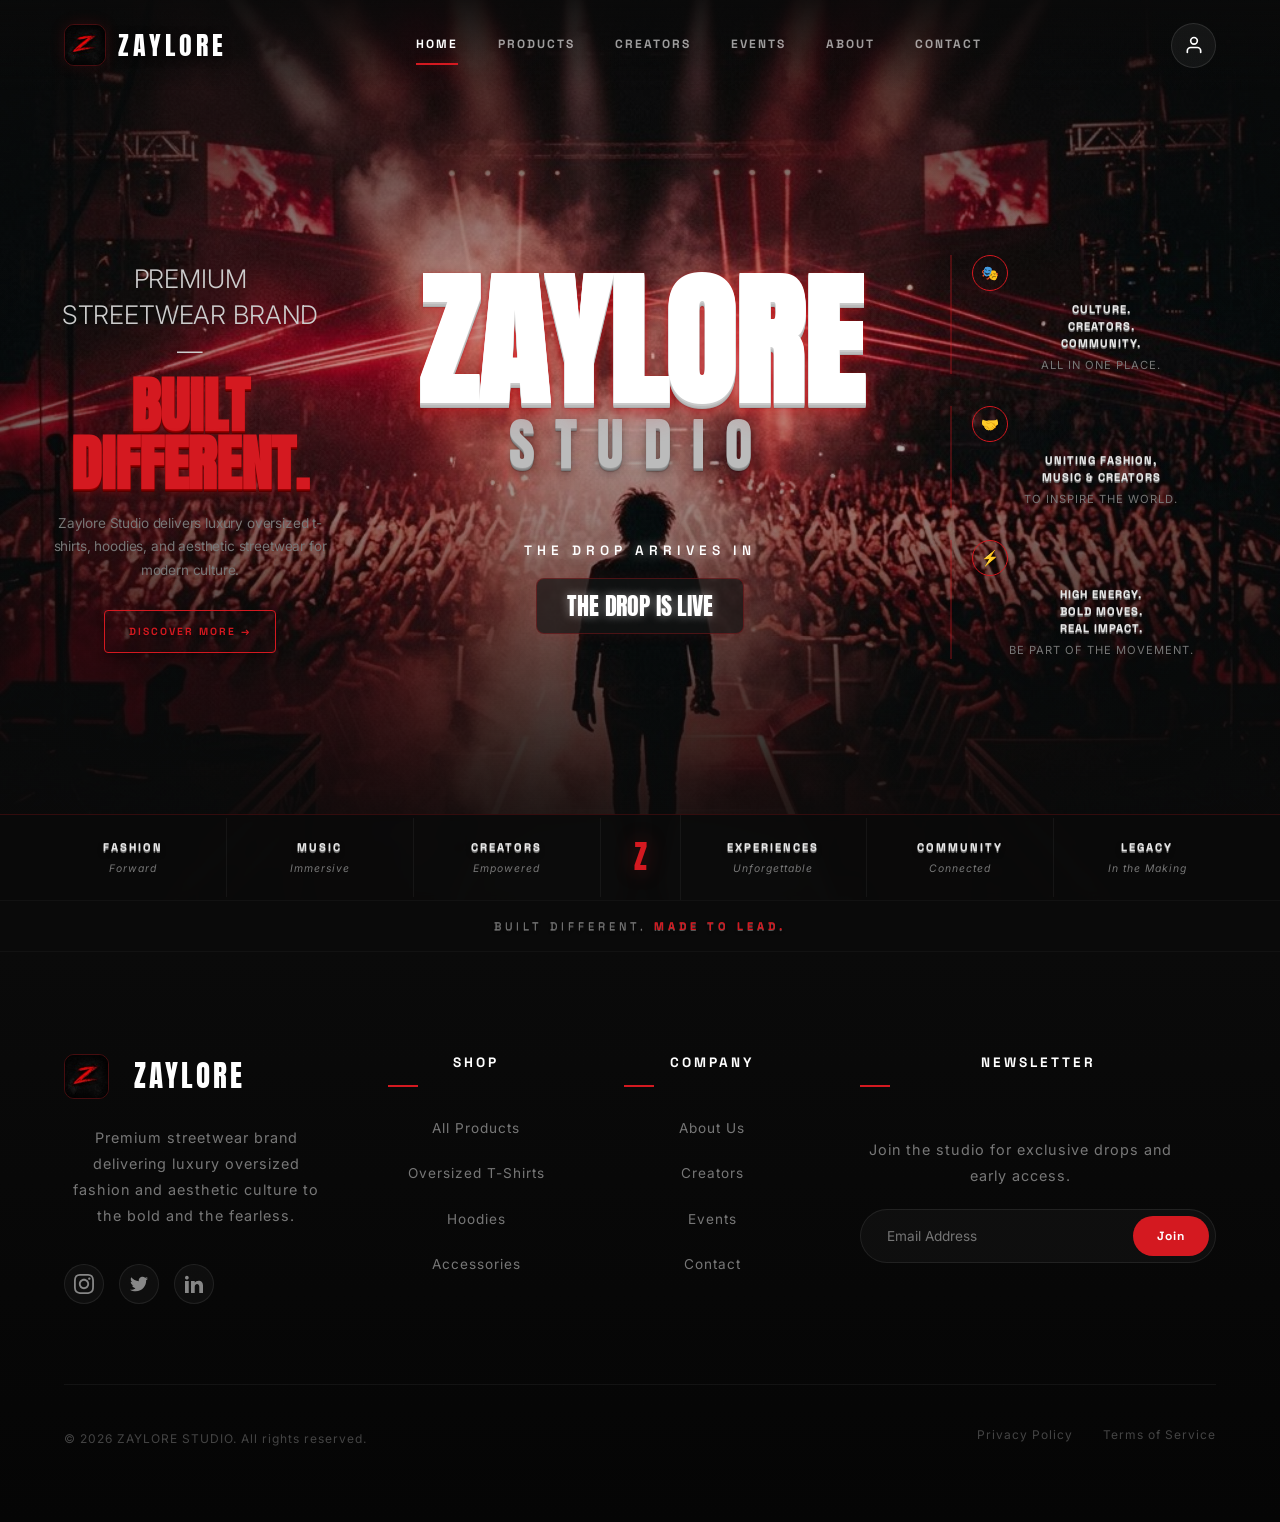
<file: index.html>
<!DOCTYPE html>
<html lang="en">

<head>
    <meta charset="UTF-8">
    <meta name="viewport" content="width=device-width, initial-scale=1.0">
    <title>Zaylore Studio | Premium Streetwear Brand | Oversized T-Shirts & Hoodies</title>
    <meta name="description"
        content="Zaylore Studio is a premium streetwear brand by PM Mohammed Waaiz offering luxury oversized t-shirts, hoodies, baggy jeans, cargo pants, and aesthetic fashion apparel.">
    <meta name="keywords"
        content="Zaylore Studio, oversized t-shirts, oversized t-shirts for men, oversized t-shirts for women, premium oversized t-shirts, streetwear hoodies, oversized hoodies, sweatshirts, vintage polos, rugby shirts, bomber jackets, denim jackets, baggy jeans, cargo pants, joggers for men, track pants, oversized fashion, urban streetwear, premium streetwear brand, luxury streetwear, modern streetwear clothing, unisex streetwear, streetwear brand in India, oversized clothing brand, premium fashion brand, aesthetic streetwear, Korean streetwear, trending fashion wear, high quality oversized clothing, urban oversized apparel, relaxed fit streetwear, street fashion India, streetwear outfits, minimalist fashion brand, modern oversized fits, founder of Zaylore Studio, PM Mohammed Waaiz, md_waaizz">
    <meta name="author" content="PM Mohammed Waaiz">
    <meta name="robots" content="index, follow, max-snippet:-1, max-image-preview:large, max-video-preview:-1">
    <link rel="canonical" href="https://www.zaylorestudio.in/home">
    <link rel="icon" href="img/logo-icon-sm.jpg" type="image/jpeg">

    <!-- Open Graph / Facebook -->
    <meta property="og:type" content="website">
    <meta property="og:url" content="https://www.zaylorestudio.in/home">
    <meta property="og:title" content="Zaylore Studio | Premium Streetwear Brand by PM Mohammed Waaiz">
    <meta property="og:description"
        content="Discover Zaylore Studio's premium aesthetic streetwear. Featuring high-quality oversized t-shirts, hoodies, bomber jackets, and baggy jeans.">
    <meta property="og:image" content="https://www.zaylorestudio.in/img/hero-bg.jpg">
    <meta property="og:site_name" content="Zaylore Studio">

    <!-- Twitter -->
    <meta name="twitter:card" content="summary_large_image">
    <meta name="twitter:title" content="Zaylore Studio | Luxury Oversized Streetwear">
    <meta name="twitter:description"
        content="Discover Zaylore Studio's premium aesthetic streetwear. Featuring high-quality oversized t-shirts, hoodies, bomber jackets, and baggy jeans.">
    <meta name="twitter:image" content="https://www.zaylorestudio.in/img/hero-bg.jpg">

    <!-- Additional Meta Tags -->
    <meta name="theme-color" content="#0a0a0a">
    <meta name="apple-mobile-web-app-capable" content="yes">
    <meta name="apple-mobile-web-app-status-bar-style" content="black-translucent">

    <!-- Preconnect for performance -->
    <link rel="preconnect" href="https://fonts.googleapis.com">
    <link rel="preconnect" href="https://fonts.gstatic.com" crossorigin>
    <link
        href="https://fonts.googleapis.com/css2?family=Anton&family=Inter:wght@300;400;500;600;700&family=Space+Grotesk:wght@400;500;600;700&display=swap"
        rel="stylesheet">
    <link rel="stylesheet" href="styles.css">
    <style>
        *,
        *::before,
        *::after {
            margin: 0;
            padding: 0;
            box-sizing: border-box;
        }

        :root {
            --bg: #0a0a0a;
            --red: #d41920;
            --red-bright: #ff2a2a;
            --red-glow: rgba(212, 25, 32, 0.35);
            --text: #e8e8e8;
            --muted: #777;
            --display: 'Space Grotesk', sans-serif;
            --body: 'Inter', sans-serif;
            --heading: 'Anton', sans-serif;
        }

        html {
            scroll-behavior: smooth;
        }

        body {
            font-family: var(--body);
            background: var(--bg);
            color: var(--text);
            overflow-x: hidden;
        }



        /* ===== HERO ===== */
        .hero {
            position: relative;
            height: 100vh;
            display: flex;
            flex-direction: column;
            overflow: hidden;
        }

        .hero-bg {
            position: absolute;
            inset: 0;
            width: 100%;
            height: 100%;
            object-fit: cover;
            z-index: 0;
            will-change: transform;
        }

        .hero-overlay {
            position: absolute;
            inset: 0;
            background:
                linear-gradient(180deg, rgba(10, 10, 10, 0.6) 0%, rgba(10, 10, 10, 0.2) 40%, rgba(10, 10, 10, 0.85) 90%),
                radial-gradient(ellipse at center, transparent 30%, rgba(10, 10, 10, 0.7) 100%);
            z-index: 1;
        }

        .hero-content {
            position: relative;
            z-index: 2;
            flex: 1;
            display: grid;
            grid-template-columns: 1fr 2fr 1fr;
            align-items: center;
            padding: 100px 50px 0;
            gap: 30px;
        }

        /* Left Column */
        .hero-left {
            align-self: center;
        }

        .hero-headline {
            font-family: var(--body);
            font-size: clamp(1.2rem, 2.5vw, 1.6rem);
            font-weight: 300;
            line-height: 1.4;
            color: #ccc;
            margin-bottom: 8px;
        }

        .hero-headline-bold {
            font-family: var(--heading);
            font-size: clamp(2.5rem, 5vw, 3.8rem);
            line-height: 0.95;
            color: var(--red);
            margin-bottom: 20px;
            text-shadow: 0 1px 0 #900, 0 2px 0 #700, 0 3px 0 #500, 0 4px 10px rgba(212, 25, 32, 0.4);
        }

        .hero-sub {
            font-size: 0.85rem;
            color: var(--muted);
            line-height: 1.7;
            margin-bottom: 28px;
            max-width: 280px;
        }

        .discover-btn {
            display: inline-flex;
            align-items: center;
            gap: 8px;
            font-family: var(--display);
            font-size: 0.65rem;
            font-weight: 700;
            letter-spacing: 2px;
            text-transform: uppercase;
            text-decoration: none;
            color: var(--red);
            border: 1px solid var(--red);
            padding: 12px 24px;
            border-radius: 4px;
            transition: all 0.3s;
            box-shadow: 0 4px 6px rgba(0, 0, 0, 0.3);
            text-shadow: 0 1px 2px rgba(0, 0, 0, 0.5);
        }

        .discover-btn:hover {
            background: var(--red);
            color: #fff;
            box-shadow: 0 0 30px var(--red-glow);
        }

        /* Center - Brand */
        .hero-center {
            text-align: center;
            align-self: center;
        }

        .center-brand {
            font-family: var(--heading);
            font-size: clamp(5rem, 12vw, 9rem);
            line-height: 0.85;
            color: #ffffff;
            position: relative;
            animation: brandPulse 4s ease-in-out infinite;
            will-change: opacity;
            text-shadow:
                0 1px 0 #cccccc,
                0 2px 0 #c9c9c9,
                0 3px 0 #bbbbbb,
                0 4px 0 #b9b9b9,
                0 5px 0 #aaaaaa,
                0 6px 1px rgba(0, 0, 0, .1),
                0 0 5px rgba(212, 25, 32, .2),
                0 1px 3px rgba(212, 25, 32, .4),
                0 3px 5px rgba(212, 25, 32, .3),
                0 5px 10px rgba(212, 25, 32, .3),
                0 10px 10px rgba(212, 25, 32, .2),
                0 20px 20px rgba(212, 25, 32, .15);
        }

        .center-studio {
            font-family: var(--heading);
            font-size: clamp(2rem, 5vw, 3.5rem);
            letter-spacing: 20px;
            color: #bbbbbb;
            margin-top: -5px;
            text-shadow:
                0 1px 0 #999999,
                0 2px 0 #888888,
                0 3px 0 #777777,
                0 4px 1px rgba(0, 0, 0, .2),
                0 0 5px rgba(0, 0, 0, .1),
                0 5px 10px rgba(0, 0, 0, .3);
        }

        @keyframes brandPulse {

            0%,
            100% {
                opacity: 0.85;
            }

            50% {
                opacity: 1;
            }
        }

        /* Right Column */
        .hero-right {
            align-self: center;
        }

        .info-block {
            margin-bottom: 32px;
            padding-left: 20px;
            border-left: 2px solid rgba(212, 25, 32, 0.3);
        }

        .info-block:last-child {
            margin-bottom: 0;
        }

        .info-icon {
            width: 36px;
            height: 36px;
            border-radius: 50%;
            border: 1.5px solid var(--red);
            display: flex;
            align-items: center;
            justify-content: center;
            margin-bottom: 10px;
            font-size: 0.9rem;
            color: var(--red);
        }

        .info-title {
            font-family: var(--display);
            font-size: 0.7rem;
            font-weight: 700;
            letter-spacing: 1px;
            color: var(--text);
            line-height: 1.5;
            margin-bottom: 4px;
            text-shadow: 0 1px 0 #888, 0 2px 0 #666, 0 3px 5px rgba(0, 0, 0, 0.5);
        }

        .info-sub {
            font-size: 0.7rem;
            color: var(--muted);
            letter-spacing: 1px;
        }

        /* ===== BOTTOM BAR ===== */
        .bottom-bar {
            position: relative;
            z-index: 2;
            display: flex;
            align-items: center;
            justify-content: center;
            gap: 0;
            padding: 0 40px;
            border-top: 1px solid rgba(212, 25, 32, 0.2);
            background: rgba(10, 10, 10, 0.92);
            backdrop-filter: blur(4px);
        }

        .bar-item {
            flex: 1;
            text-align: center;
            padding: 20px 10px;
            border-right: 1px solid rgba(255, 255, 255, 0.05);
            transition: background 0.3s;
        }

        .bar-item:last-child {
            border-right: none;
        }

        .bar-item:hover {
            background: rgba(212, 25, 32, 0.05);
        }

        .bar-item-title {
            font-family: var(--display);
            font-size: 0.7rem;
            font-weight: 700;
            letter-spacing: 2px;
            color: var(--text);
            margin-bottom: 4px;
            text-shadow: 0 1px 0 #888, 0 2px 0 #666, 0 3px 5px rgba(0, 0, 0, 0.5);
        }

        .bar-item-sub {
            font-size: 0.65rem;
            color: var(--muted);
            font-style: italic;
            letter-spacing: 1px;
        }

        .bar-z {
            flex: 0 0 80px;
            text-align: center;
            padding: 16px 0;
            border-right: 1px solid rgba(255, 255, 255, 0.05);
        }

        .bar-z-icon {
            font-family: var(--heading);
            font-size: 2rem;
            color: var(--red);
            filter: drop-shadow(0 0 10px var(--red-glow));
        }

        /* ===== TAGLINE BAR ===== */
        .tagline-bar {
            position: relative;
            z-index: 2;
            text-align: center;
            padding: 16px 20px;
            background: var(--bg);
            border-top: 1px solid rgba(255, 255, 255, 0.03);
        }

        .tagline-bar p {
            font-family: var(--display);
            font-size: 0.7rem;
            letter-spacing: 4px;
            color: var(--muted);
            text-shadow: 0 1px 0 #555, 0 2px 3px rgba(0, 0, 0, 0.4);
        }

        .tagline-bar .red {
            color: var(--red);
            font-weight: 700;
        }

        /* ===== COUNTDOWN ===== */
        .countdown-wrapper {
            margin-top: 50px;
        }

        .countdown-label {
            font-family: var(--display);
            font-size: 0.85rem;
            letter-spacing: 5px;
            color: #ffffff;
            font-weight: 600;
            text-shadow: 0 0 12px rgba(255, 255, 255, 0.6);
            margin-bottom: 15px;
        }

        .countdown-timer {
            display: flex;
            justify-content: center;
            gap: 15px;
        }

        .cd-box {
            background: rgba(20, 20, 20, 0.7);
            border: 1px solid rgba(212, 25, 32, 0.3);
            border-radius: 8px;
            padding: 10px 15px;
            min-width: 65px;
            text-align: center;
            backdrop-filter: blur(4px);
            box-shadow: 0 0 15px rgba(212, 25, 32, 0.1);
        }

        .cd-box span:first-child {
            display: block;
            font-family: var(--heading);
            font-size: 2rem;
            color: #ffffff;
            line-height: 1;
            text-shadow: 0 0 10px rgba(255, 255, 255, 0.5);
        }

        .cd-label {
            display: block;
            font-family: var(--display);
            font-size: 0.6rem;
            letter-spacing: 2px;
            color: #cccccc;
            margin-top: 5px;
        }

        /* ===== ANIMATIONS ===== */
        .fade-in {
            opacity: 0;
            transform: translateY(30px);
            animation: fadeUp 1s ease forwards;
        }

        .fd1 {
            animation-delay: 0.2s;
        }

        .fd2 {
            animation-delay: 0.5s;
        }

        .fd3 {
            animation-delay: 0.8s;
        }

        .fd4 {
            animation-delay: 1.1s;
        }

        .fd5 {
            animation-delay: 1.4s;
        }

        .fd6 {
            animation-delay: 1.7s;
        }

        @keyframes fadeUp {
            to {
                opacity: 1;
                transform: translateY(0);
            }
        }

        @media (max-width: 480px) {
            .bar-item {
                flex: 0 0 50%;
            }

            .center-brand {
                font-size: 4rem;
            }

            .center-studio {
                letter-spacing: 10px;
                font-size: 1.5rem;
            }
        }
    </style>

    <!-- Complete SEO Schema.org Structured Data -->
    <script type="application/ld+json">
    {
      "@context": "https://schema.org",
      "@graph": [
        {
          "@type": "Organization",
          "@id": "https://www.zaylorestudio.in/#organization",
          "name": "Zaylore Studio",
          "url": "https://www.zaylorestudio.in",
          "logo": {
            "@type": "ImageObject",
            "url": "https://www.zaylorestudio.in/img/logo-full.jpg"
          },
          "description": "Premium streetwear brand offering high-quality oversized t-shirts, oversized hoodies, sweatshirts, vintage polos, bomber jackets, and baggy jeans.",
          "founder": {
            "@id": "https://www.zaylorestudio.in/#founder"
          },
          "sameAs": [
            "https://www.instagram.com/zaylorestudio",
            "https://www.facebook.com/zaylorestudio",
            "https://www.tiktok.com/@zaylorestudio"
          ],
          "contactPoint": {
            "@type": "ContactPoint",
            "contactType": "Customer Service",
            "url": "https://www.zaylorestudio.in/contact.html"
          }
        },
        {
          "@type": "Person",
          "@id": "https://www.zaylorestudio.in/#founder",
          "name": "PM Mohammed Waaiz",
          "alternateName": "md_waaizz",
          "jobTitle": ["Founder", "Managing Director", "CEO"],
          "worksFor": {
            "@id": "https://www.zaylorestudio.in/#organization"
          },
          "url": "https://www.zaylorestudio.in",
          "sameAs": [
            "https://www.instagram.com/md_waaizz/",
            "https://www.linkedin.com/in/mohd-waaiz/",
            "https://www.facebook.com/profile.php?id=100056069555392"
          ]
        },
        {
          "@type": "WebSite",
          "@id": "https://www.zaylorestudio.in/#website",
          "url": "https://www.zaylorestudio.in",
          "name": "Zaylore Studio",
          "description": "Premium oversized t-shirts, streetwear hoodies, and luxury fashion apparel.",
          "publisher": {
            "@id": "https://www.zaylorestudio.in/#organization"
          },
          "potentialAction": {
            "@type": "SearchAction",
            "target": "https://www.zaylorestudio.in/search?q={search_term_string}",
            "query-input": "required name=search_term_string"
          }
        },
        {
          "@type": "CollectionPage",
          "@id": "https://www.zaylorestudio.in/#webpage",
          "url": "https://www.zaylorestudio.in",
          "name": "Zaylore Studio - Premium Streetwear Brand",
          "isPartOf": {
            "@id": "https://www.zaylorestudio.in/#website"
          },
          "about": {
            "@id": "https://www.zaylorestudio.in/#organization"
          },
          "description": "Shop Zaylore Studio for oversized fashion, baggy jeans, cargo pants, and aesthetic streetwear."
        }
      ]
    }
    </script>
</head>

<body>

    <!-- Navigation -->

    <!-- Navigation -->

    <!-- Navigation -->
    <nav id="main-nav">
        <div class="nav-container">
            <a href="index.html" class="nav-logo">
                <img src="img/logo-icon-sm.jpg" alt="Zaylore Logo">
                <span class="logo-text">ZAYLORE</span>
            </a>

            <div class="nav-links" id="nav-links">
                <a href="index.html" class="nav-link active">Home</a>
                <a href="products.html" class="nav-link">Products</a>
                <a href="creators.html" class="nav-link">Creators</a>
                <a href="events.html" class="nav-link">Events</a>
                <a href="about.html" class="nav-link">About</a>
                <a href="contact.html" class="nav-link">Contact</a>
            </div>

            <div class="nav-right">
                <a href="account.html" class="nav-action mobile-visible" aria-label="Account">
                    <svg viewBox="0 0 24 24" fill="none" stroke="currentColor" stroke-width="2" stroke-linecap="round"
                        stroke-linejoin="round">
                        <path d="M20 21v-2a4 4 0 0 0-4-4H8a4 4 0 0 0-4 4v2"></path>
                        <circle cx="12" cy="7" r="4"></circle>
                    </svg>
                </a>
                <div class="hamburger" id="hamburger">
                    <span></span>
                    <span></span>
                    <span></span>
                </div>
            </div>
        </div>
    </nav>




    <!-- Hero Section -->
    <section class="hero" id="hero">
        <img src="img/hero-bg.jpg" alt="" class="hero-bg" aria-hidden="true" loading="eager" decoding="async">
        <div class="hero-overlay"></div>

        <div class="hero-content">
            <!-- Left -->
            <div class="hero-left fade-in fd1">
                <p class="hero-headline">PREMIUM STREETWEAR BRAND —</p>
                <h1 class="hero-headline-bold">BUILT DIFFERENT.</h1>
                <p class="hero-sub">Zaylore Studio delivers luxury oversized t-shirts, hoodies, and aesthetic streetwear
                    for modern culture.</p>
                <a href="about.html" class="discover-btn" id="discover-btn">Discover More →</a>
            </div>

            <!-- Center -->
            <div class="hero-center fade-in fd2">
                <h2 class="center-brand">ZAYLORE</h2>
                <p class="center-studio">STUDIO</p>

                <div class="countdown-wrapper fade-in fd4">
                    <p class="countdown-label">THE DROP ARRIVES IN</p>
                    <div class="countdown-timer" id="countdown">
                        <div class="cd-box"><span id="cd-days">00</span><span class="cd-label">DAYS</span></div>
                        <div class="cd-box"><span id="cd-hours">00</span><span class="cd-label">HRS</span></div>
                        <div class="cd-box"><span id="cd-mins">00</span><span class="cd-label">MINS</span></div>
                        <div class="cd-box"><span id="cd-secs">00</span><span class="cd-label">SECS</span></div>
                    </div>
                </div>
            </div>

            <!-- Right -->
            <div class="hero-right fade-in fd3">
                <div class="info-block">
                    <div class="info-icon">🎭</div>
                    <p class="info-title">CULTURE.<br>CREATORS.<br>COMMUNITY.</p>
                    <p class="info-sub">ALL IN ONE PLACE.</p>
                </div>
                <div class="info-block">
                    <div class="info-icon">🤝</div>
                    <p class="info-title">UNITING FASHION,<br>MUSIC &amp; CREATORS</p>
                    <p class="info-sub">TO INSPIRE THE WORLD.</p>
                </div>
                <div class="info-block">
                    <div class="info-icon">⚡</div>
                    <p class="info-title">HIGH ENERGY.<br>BOLD MOVES.<br>REAL IMPACT.</p>
                    <p class="info-sub">BE PART OF THE MOVEMENT.</p>
                </div>
            </div>
        </div>

        <!-- Bottom Pillars Bar -->
        <div class="bottom-bar fade-in fd5">
            <div class="bar-item">
                <div class="bar-item-title">FASHION</div>
                <div class="bar-item-sub">Forward</div>
            </div>
            <div class="bar-item">
                <div class="bar-item-title">MUSIC</div>
                <div class="bar-item-sub">Immersive</div>
            </div>
            <div class="bar-item">
                <div class="bar-item-title">CREATORS</div>
                <div class="bar-item-sub">Empowered</div>
            </div>
            <div class="bar-z">
                <div class="bar-z-icon">Z</div>
            </div>
            <div class="bar-item">
                <div class="bar-item-title">EXPERIENCES</div>
                <div class="bar-item-sub">Unforgettable</div>
            </div>
            <div class="bar-item">
                <div class="bar-item-title">COMMUNITY</div>
                <div class="bar-item-sub">Connected</div>
            </div>
            <div class="bar-item">
                <div class="bar-item-title">LEGACY</div>
                <div class="bar-item-sub">In the Making</div>
            </div>
        </div>
    </section>

    <!-- Tagline Bar -->
    <div class="tagline-bar fade-in fd6">
        <p>BUILT DIFFERENT. <span class="red">MADE TO LEAD.</span></p>
    </div>

    <script>


        // Countdown Timer
        (function () {
            const countdownDate = new Date("August 23, 2026 11:00:00").getTime();
            const elDays = document.getElementById("cd-days");
            const elHours = document.getElementById("cd-hours");
            const elMins = document.getElementById("cd-mins");
            const elSecs = document.getElementById("cd-secs");
            const countdownEl = document.getElementById("countdown");

            if (!countdownEl) return;

            const timer = setInterval(() => {
                const now = new Date().getTime();
                const distance = countdownDate - now;

                if (distance < 0) {
                    clearInterval(timer);
                    countdownEl.innerHTML = "<div class='cd-box' style='min-width:auto; padding: 15px 30px;'><span style='font-size:1.5rem'>THE DROP IS LIVE</span></div>";
                    return;
                }

                const days = Math.floor(distance / (1000 * 60 * 60 * 24));
                const hours = Math.floor((distance % (1000 * 60 * 60 * 24)) / (1000 * 60 * 60));
                const minutes = Math.floor((distance % (1000 * 60 * 60)) / (1000 * 60));
                const seconds = Math.floor((distance % (1000 * 60)) / 1000);

                elDays.innerText = days.toString().padStart(2, '0');
                elHours.innerText = hours.toString().padStart(2, '0');
                elMins.innerText = minutes.toString().padStart(2, '0');
                elSecs.innerText = seconds.toString().padStart(2, '0');
            }, 1000);
        })();

    </script>
    <script src="script.js"></script>
    <script src="https://cdn.botpress.cloud/webchat/v3.6/inject.js"></script>
    <script>
        window.botpress.init({
            "botId": "0712ab3f-9d30-4ddb-88c9-62ba531226bb",
            "clientId": "a3cb76b2-5c9e-48f0-852a-644c5bd0e3d0",
            "configuration": {
                "botName": "Zaylore Assistant",
                "color": "#d41920", "themeMode": "dark",
                "website": {},
                "email": {},
                "phone": {},
                "termsOfService": {},
                "privacyPolicy": {}
            }
        });
    </script>
    <div class="grain"></div>
    <script defer src="/assets/ui.js"></script>
    <script>
        // Mobile hamburger toggle and active link handling
        (function () {
            const hamburger = document.getElementById('hamburger');
            const navLinks = document.getElementById('nav-links');
            if (hamburger && navLinks) {
                hamburger.addEventListener('click', () => {
                    hamburger.classList.toggle('active');
                    navLinks.classList.toggle('open');
                });
                // close nav when a link is clicked (mobile)
                navLinks.querySelectorAll('a').forEach(a => a.addEventListener('click', () => {
                    navLinks.classList.remove('open');
                    hamburger.classList.remove('active');
                }));
            }

            // Highlight active link by pathname
            const path = window.location.pathname.replace(/\/+$/, '');
            document.querySelectorAll('.nav-link').forEach(link => {
                try {
                    const href = new URL(link.getAttribute('href'), window.location.origin).pathname.replace(/\/+$/, '');
                    if (href === path || (href === '/home' && path === '/')) {
                        link.classList.add('active');
                        link.setAttribute('aria-current', 'page');
                    }
                } catch (e) { /* ignore invalid href */ }
            });
        })();
    </script>
    <footer id="main-footer">
        <div class="footer-grid">
            <div class="footer-col-brand">
                <a href="index.html" class="footer-logo-wrap">
                    <img src="img/logo-icon-sm.jpg" alt="Zaylore Studio" class="footer-logo-img">
                    <span class="footer-brand-name">ZAYLORE</span>
                </a>
                <p class="footer-desc">Premium streetwear brand delivering luxury oversized fashion and aesthetic
                    culture to the bold and the fearless.</p>
                <div class="footer-socials">
                    <a href="#" class="social-btn" aria-label="Instagram">
                        <svg width="20" height="20" fill="currentColor" viewBox="0 0 24 24">
                            <path
                                d="M12 2.163c3.204 0 3.584.012 4.85.07 3.252.148 4.771 1.691 4.919 4.919.058 1.265.069 1.645.069 4.849 0 3.205-.012 3.584-.069 4.849-.149 3.225-1.664 4.771-4.919 4.919-1.266.058-1.644.07-4.85.07-3.204 0-3.584-.012-4.849-.07-3.26-.149-4.771-1.699-4.919-4.92-.058-1.265-.07-1.644-.07-4.849 0-3.204.013-3.583.07-4.849.149-3.227 1.664-4.771 4.919-4.919 1.266-.057 1.645-.069 4.849-.069zm0-2.163c-3.259 0-3.667.014-4.947.072-4.358.2-6.78 2.618-6.98 6.98-.059 1.281-.073 1.689-.073 4.948 0 3.259.014 3.668.072 4.948.2 4.358 2.618 6.78 6.98 6.98 1.281.058 1.689.072 4.948.072 3.259 0 3.668-.014 4.948-.072 4.354-.2 6.782-2.618 6.979-6.98.059-1.28.073-1.689.073-4.948 0-3.259-.014-3.667-.072-4.947-.196-4.354-2.617-6.78-6.979-6.98-1.281-.059-1.69-.073-4.949-.073zm0 5.838c-3.403 0-6.162 2.759-6.162 6.162s2.759 6.163 6.162 6.163 6.162-2.759 6.162-6.163c0-3.403-2.759-6.162-6.162-6.162zm0 10.162c-2.209 0-4-1.79-4-4 0-2.209 1.791-4 4-4s4 1.791 4 4c0 2.21-1.791 4-4 4zm6.406-11.845c-.796 0-1.441.645-1.441 1.44s.645 1.44 1.441 1.44c.795 0 1.439-.645 1.439-1.44s-.644-1.44-1.439-1.44z" />
                        </svg>
                    </a>
                    <a href="#" class="social-btn" aria-label="Twitter">
                        <svg width="18" height="18" fill="currentColor" viewBox="0 0 24 24">
                            <path
                                d="M24 4.557c-.883.392-1.832.656-2.828.775 1.017-.609 1.798-1.574 2.165-2.724-.951.564-2.005.974-3.127 1.195-.897-.957-2.178-1.555-3.594-1.555-3.179 0-5.515 2.966-4.797 6.045-4.091-.205-7.719-2.165-10.148-5.144-1.29 2.213-.669 5.108 1.523 6.574-.806-.026-1.566-.247-2.229-.616-.054 2.281 1.581 4.415 3.949 4.89-.693.188-1.452.232-2.224.084.626 1.956 2.444 3.379 4.6 3.419-2.07 1.623-4.678 2.348-7.29 2.04 2.179 1.397 4.768 2.212 7.548 2.212 9.142 0 14.307-7.721 13.995-14.646.962-.695 1.797-1.562 2.457-2.549z" />
                        </svg>
                    </a>
                    <a href="#" class="social-btn" aria-label="LinkedIn">
                        <svg width="18" height="18" fill="currentColor" viewBox="0 0 24 24">
                            <path
                                d="M4.98 3.5c0 1.381-1.11 2.5-2.48 2.5s-2.48-1.119-2.48-2.5c0-1.38 1.11-2.5 2.48-2.5s2.48 1.12 2.48 2.5zm.02 4.5h-5v16h5v-16zm7.982 0h-4.968v16h4.969v-8.399c0-4.67 6.029-5.052 6.029 0v8.399h4.988v-10.131c0-7.88-8.922-7.593-11.018-3.714v-2.155z" />
                        </svg>
                    </a>
                </div>
            </div>

            <div class="footer-col">
                <h4 class="footer-col-title">Shop</h4>
                <ul class="footer-menu">
                    <li><a href="products.html" class="footer-menu-link">All Products</a></li>
                    <li><a href="products.html#oversized" class="footer-menu-link">Oversized T-Shirts</a></li>
                    <li><a href="products.html#hoodies" class="footer-menu-link">Hoodies</a></li>
                    <li><a href="products.html#accessories" class="footer-menu-link">Accessories</a></li>
                </ul>
            </div>

            <div class="footer-col">
                <h4 class="footer-col-title">Company</h4>
                <ul class="footer-menu">
                    <li><a href="about.html" class="footer-menu-link">About Us</a></li>
                    <li><a href="creators.html" class="footer-menu-link">Creators</a></li>
                    <li><a href="events.html" class="footer-menu-link">Events</a></li>
                    <li><a href="contact.html" class="footer-menu-link">Contact</a></li>
                </ul>
            </div>

            <div class="footer-col-newsletter">
                <h4 class="footer-col-title">Newsletter</h4>
                <p class="footer-desc">Join the studio for exclusive drops and early access.</p>
                <form class="newsletter-form">
                    <input type="email" placeholder="Email Address" class="newsletter-input" required>
                    <button type="submit" class="newsletter-btn">Join</button>
                </form>
            </div>
        </div>

        <div class="footer-bottom">
            <p class="copyright">&copy; 2026 ZAYLORE STUDIO. All rights reserved.</p>
            <div class="footer-legal">
                <a href="privacy.html" class="legal-link">Privacy Policy</a>
                <a href="terms.html" class="legal-link">Terms of Service</a>
            </div>
        </div>
    </footer>
</body>

</html>
</file>
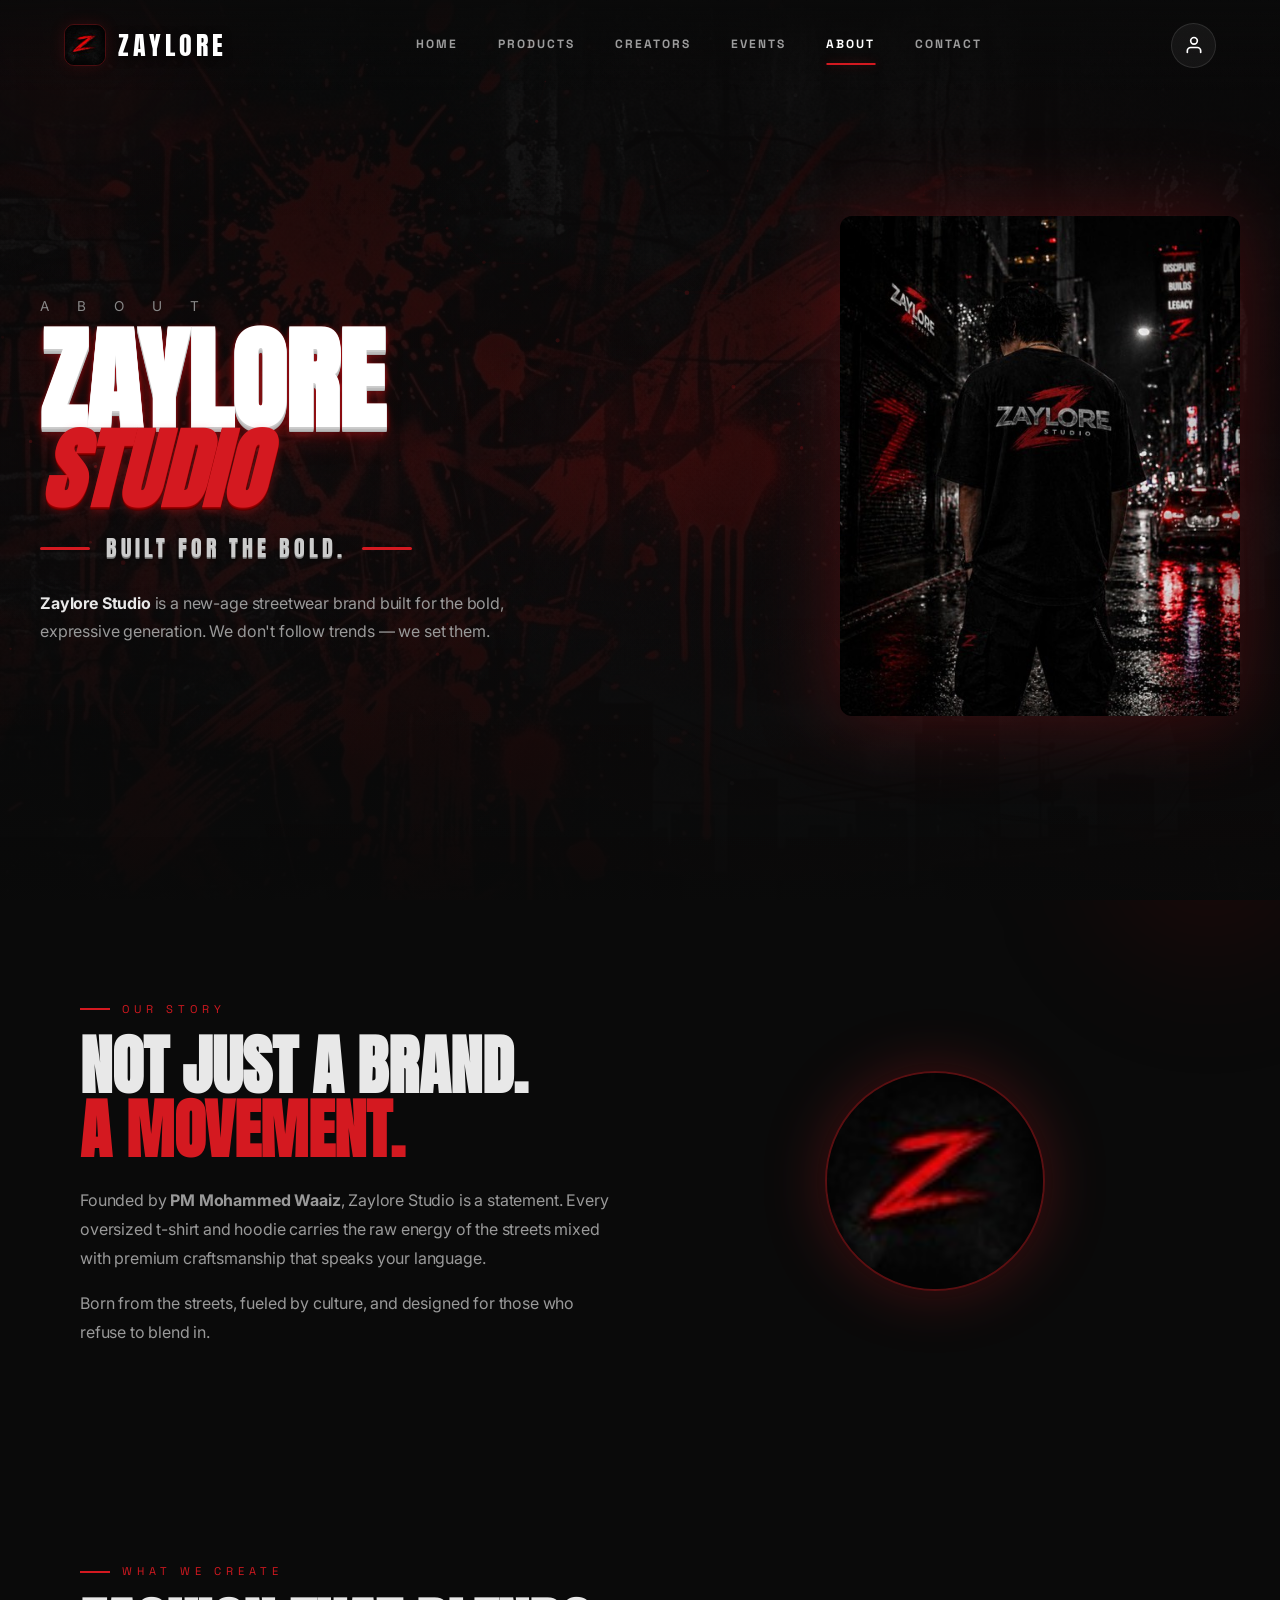
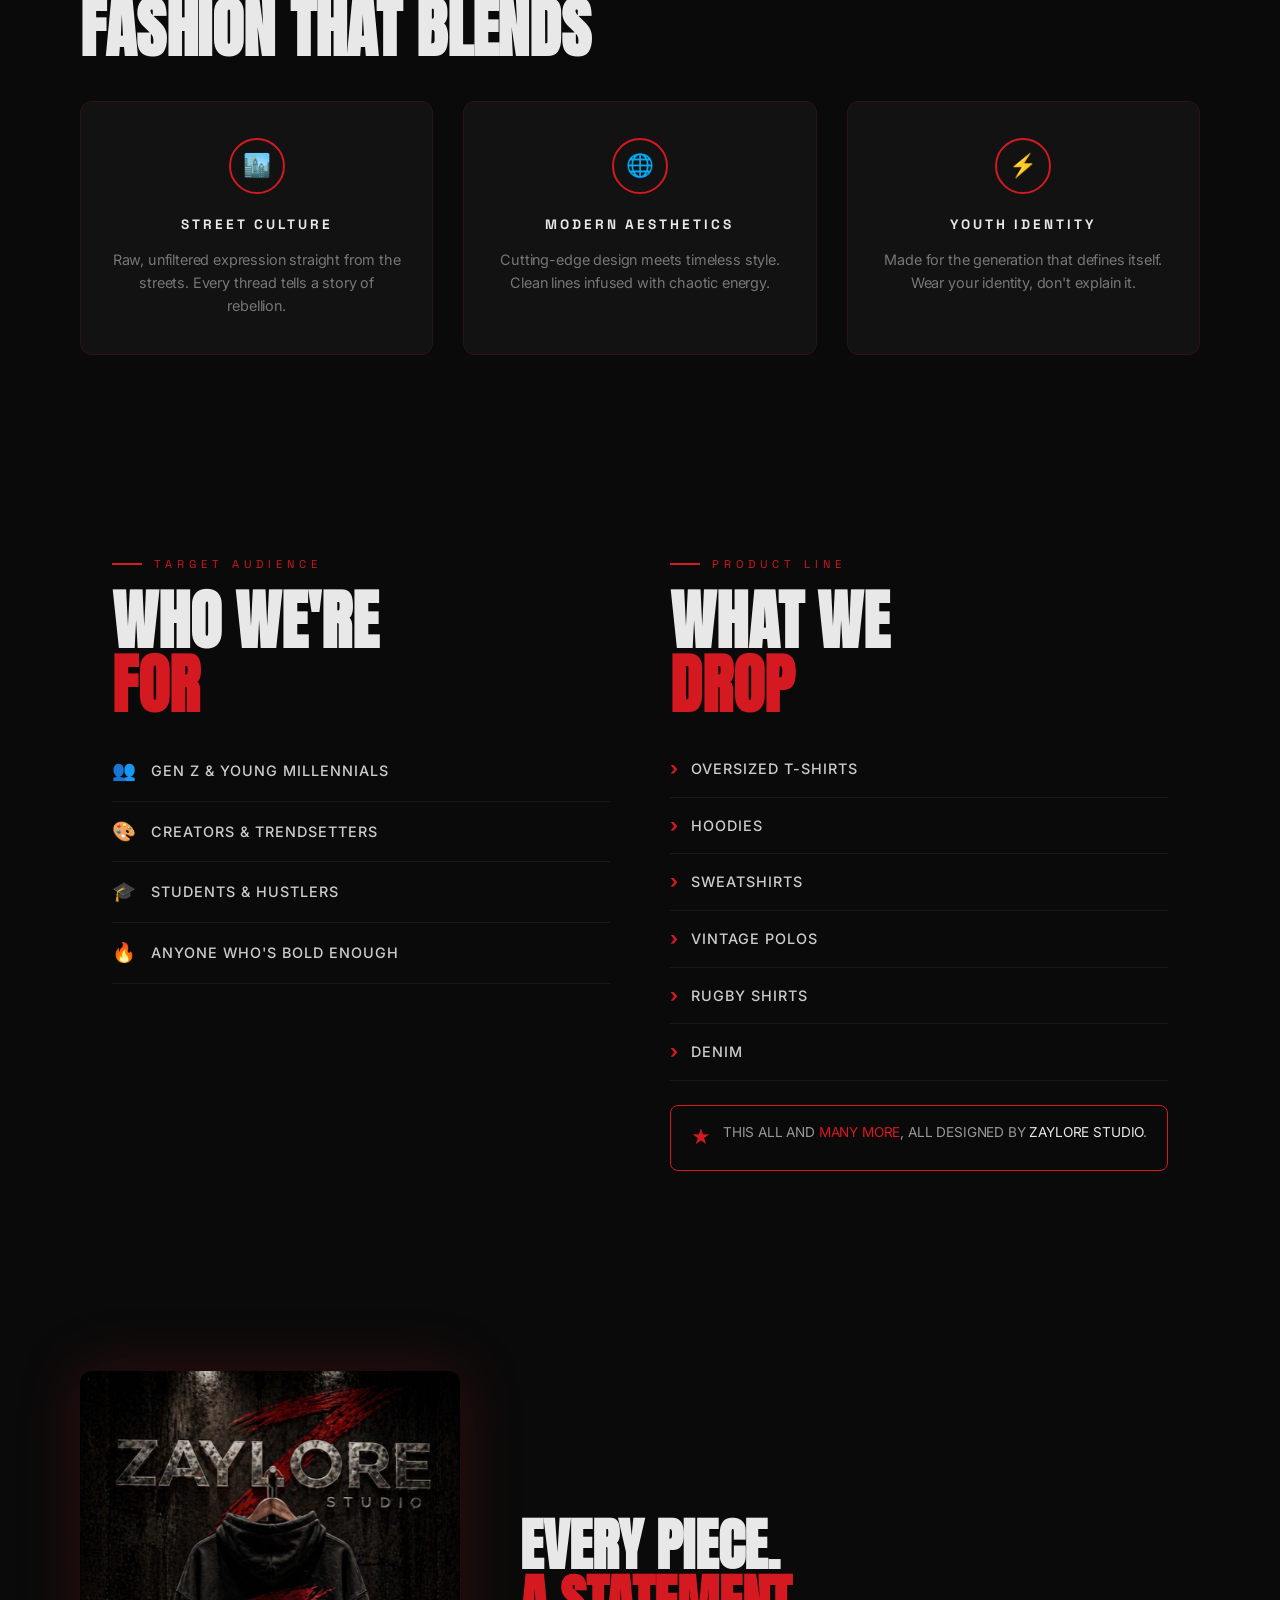
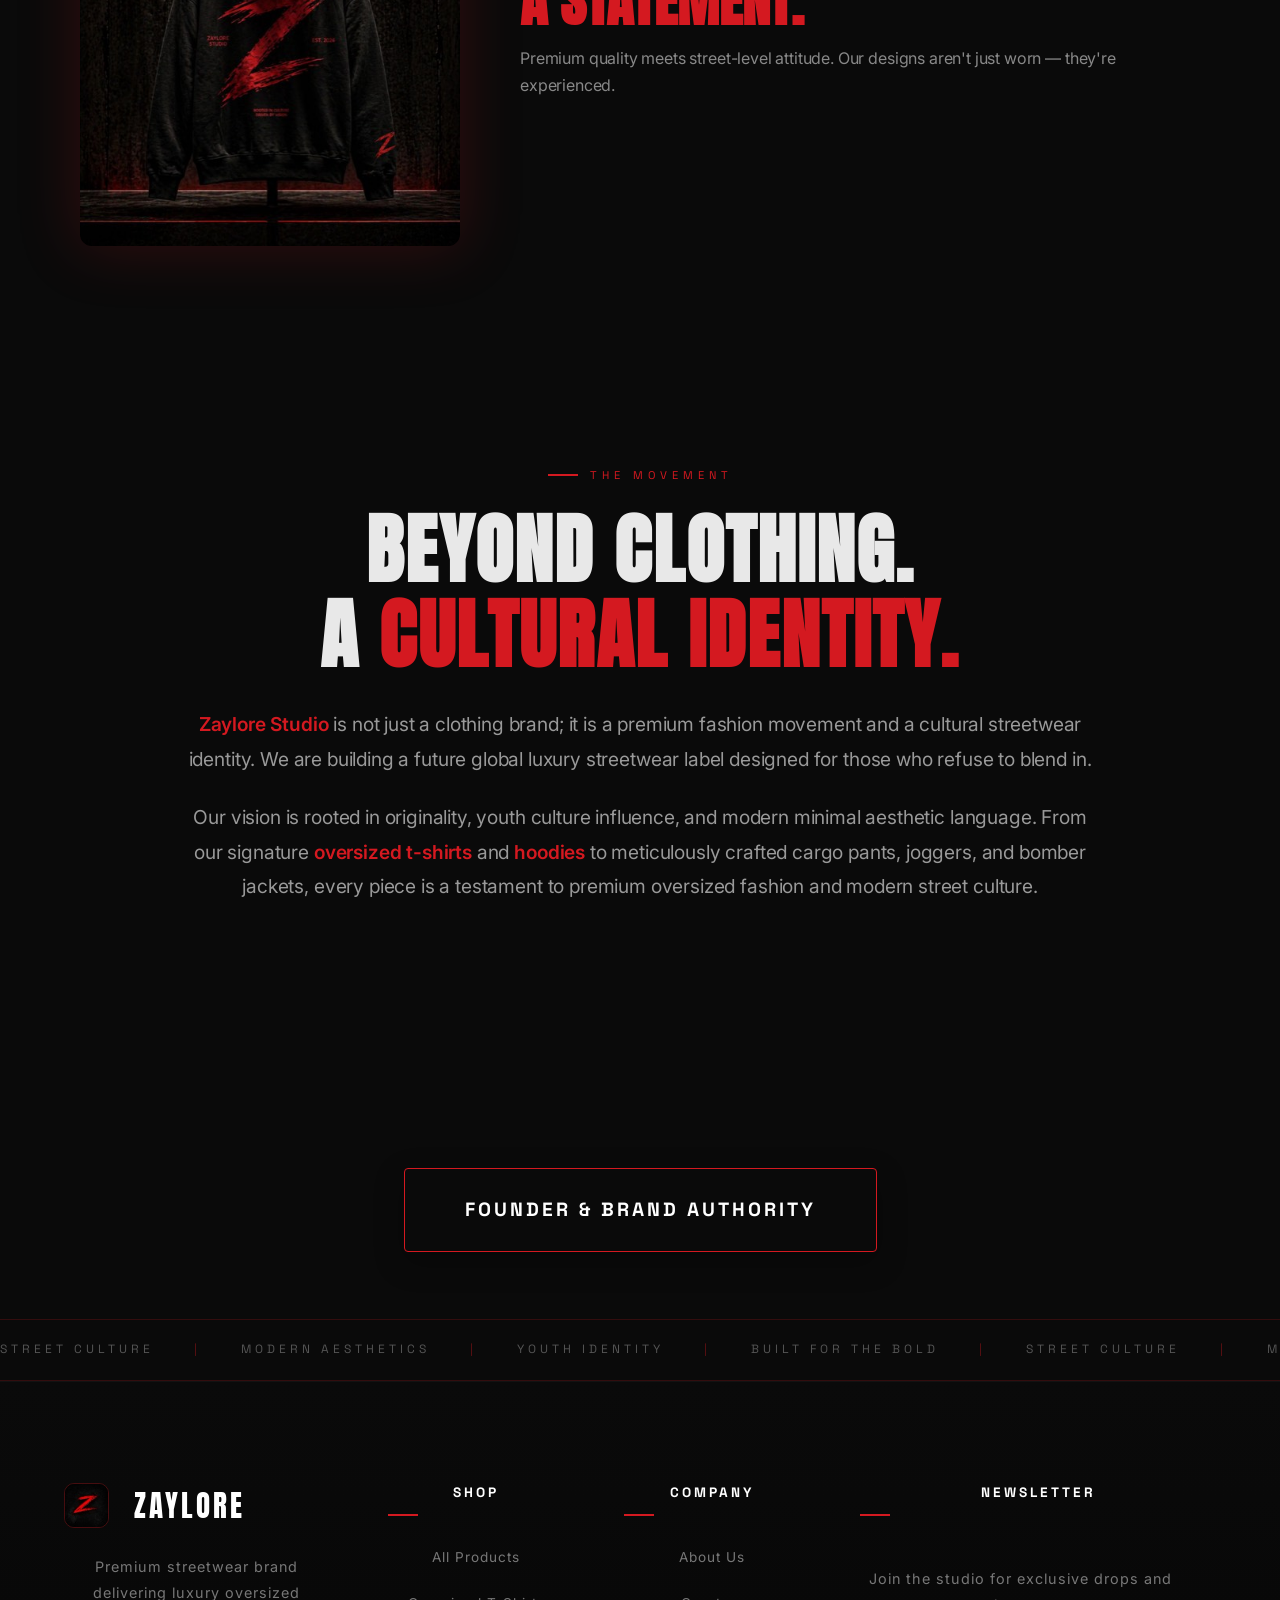
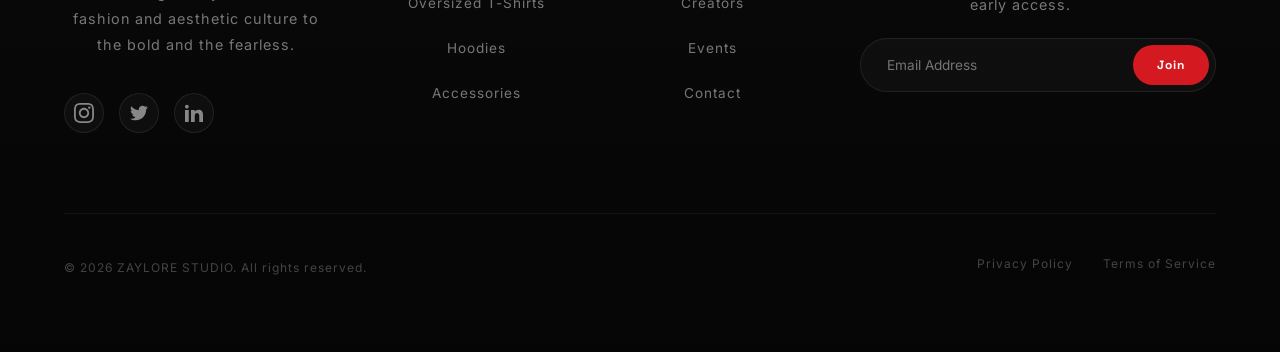
<file: about.html>
<!DOCTYPE html>
<html lang="en">

<head>
    <meta charset="UTF-8">
    <meta name="viewport" content="width=device-width, initial-scale=1.0">
    <title>About Zaylore Studio | Premium Streetwear Brand by PM Mohammed Waaiz</title>
    <meta name="description"
        content="Learn the story of Zaylore Studio, a premium streetwear brand founded by PM Mohammed Waaiz. We specialize in luxury oversized t-shirts, hoodies, and authentic urban fashion.">
    <meta name="keywords"
        content="PM Mohammed Waaiz, md_waaizz, Founder of Zaylore Studio, Zaylore Studio about, clothing brand story, premium streetwear, oversized t-shirts, streetwear hoodies, urban clothing, streetwear fashion, premium oversized clothing, founder of streetwear brand">
    <meta name="author" content="PM Mohammed Waaiz">
    <meta name="robots" content="index, follow">
    <link rel="canonical" href="https://www.zaylorestudio.in/about.html">
    <link rel="icon" href="img/logo-icon-sm.jpg" type="image/jpeg">

    <!-- Open Graph -->
    <meta property="og:type" content="website">
    <meta property="og:url" content="https://www.zaylorestudio.in/about.html">
    <meta property="og:title" content="About Zaylore Studio | Premium Streetwear Brand">
    <meta property="og:description"
        content="Discover the vision behind Zaylore Studio, the premium oversized streetwear brand founded by PM Mohammed Waaiz.">
    <meta property="og:image" content="https://www.zaylorestudio.in/img/about-hero-bg.jpg">
    <meta property="og:site_name" content="Zaylore Studio">

    <!-- Twitter -->
    <meta name="twitter:card" content="summary_large_image">
    <meta name="twitter:site" content="@zaylorestudio">
    <meta name="twitter:creator" content="@md_waaizz">
    <meta name="twitter:title" content="About Zaylore Studio | Premium Streetwear Brand">
    <meta name="twitter:description"
        content="Discover the vision behind Zaylore Studio, the premium oversized streetwear brand founded by PM Mohammed Waaiz.">
    <meta name="twitter:image" content="https://www.zaylorestudio.in/img/about-hero-bg.jpg">

    <link rel="preconnect" href="https://fonts.googleapis.com">
    <link rel="preconnect" href="https://fonts.gstatic.com" crossorigin>
    <link
        href="https://fonts.googleapis.com/css2?family=Anton&family=Inter:wght@300;400;500;600;700&family=Space+Grotesk:wght@400;500;600;700&display=swap"
        rel="stylesheet">
    <link rel="stylesheet" href="styles.css">
    <style>
        /* ===== ABOUT PAGE STYLES ===== */
        .about-page {
            overflow-x: hidden;
        }



        /* --- Hero --- */
        .about-hero {
            position: relative;
            min-height: 100vh;
            display: flex;
            align-items: center;
            z-index: 1;
            overflow: hidden;
            padding: 100px 40px 60px;
        }

        .hero-bg-img {
            position: absolute;
            inset: 0;
            width: 100%;
            height: 100%;
            object-fit: cover;
            opacity: 0.25;
            z-index: 0;
        }

        .hero-bg-overlay {
            position: absolute;
            inset: 0;
            background: linear-gradient(180deg, rgba(10, 10, 10, 0.7) 0%, rgba(10, 10, 10, 0.4) 50%, rgba(10, 10, 10, 0.95) 100%);
            z-index: 1;
        }

        .hero-inner {
            position: relative;
            z-index: 2;
            display: flex;
            align-items: center;
            justify-content: space-between;
            max-width: 1200px;
            margin: 0 auto;
            width: 100%;
            gap: 40px;
        }

        .hero-text-block {
            flex: 1;
        }

        .hero-label {
            font-family: 'Inter', sans-serif;
            font-size: 0.85rem;
            letter-spacing: 12px;
            color: #888;
            display: block;
            margin-bottom: 12px;
        }

        .brand-zaylore {
            display: block;
            font-family: 'Anton', sans-serif;
            font-size: clamp(4rem, 10vw, 7rem);
            line-height: 0.9;
            color: #ffffff;
            text-shadow:
                0 1px 0 #cccccc, 0 2px 0 #c9c9c9, 0 3px 0 #bbbbbb, 0 4px 0 #b9b9b9, 0 5px 0 #aaaaaa,
                0 6px 1px rgba(0, 0, 0, .1), 0 0 5px rgba(212, 25, 32, .2), 0 1px 3px rgba(212, 25, 32, .4),
                0 3px 5px rgba(212, 25, 32, .3), 0 5px 10px rgba(212, 25, 32, .3), 0 10px 10px rgba(212, 25, 32, .2),
                0 20px 20px rgba(212, 25, 32, .15);
        }

        .brand-studio {
            display: block;
            font-family: 'Anton', sans-serif;
            font-size: clamp(3rem, 8vw, 5.5rem);
            line-height: 0.9;
            color: #d41920;
            font-style: italic;
            text-shadow: 0 1px 0 #900, 0 2px 0 #700, 0 3px 0 #500, 0 4px 10px rgba(212, 25, 32, 0.4);
        }

        .hero-tagline-wrap {
            display: flex;
            align-items: center;
            gap: 16px;
            margin-top: 20px;
        }

        .red-bar {
            width: 50px;
            height: 3px;
            background: #d41920;
            border-radius: 2px;
        }

        .hero-tagline {
            font-family: 'Anton', sans-serif;
            font-size: 1.4rem;
            letter-spacing: 4px;
            color: #ccc;
            text-shadow: 0 1px 0 #888, 0 2px 0 #666, 0 3px 5px rgba(0, 0, 0, 0.5);
        }

        .hero-desc {
            margin-top: 24px;
            font-size: 1rem;
            line-height: 1.7;
            color: #999;
            max-width: 480px;
        }

        .hero-desc strong {
            color: #e8e8e8;
        }

        .hero-model-block {
            flex: 0 0 auto;
            position: relative;
        }

        .hero-model-img {
            width: min(400px, 40vw);
            height: auto;
            border-radius: 12px;
            filter: drop-shadow(0 0 40px rgba(212, 25, 32, 0.3));
            transition: transform 0.5s ease, filter 0.5s ease;
            will-change: transform;
        }

        .hero-model-img:hover {
            transform: scale(1.03);
            filter: drop-shadow(0 0 50px rgba(212, 25, 32, 0.4));
        }

        .scroll-cue {
            position: absolute;
            bottom: 30px;
            left: 50%;
            transform: translateX(-50%);
            z-index: 3;
            text-align: center;
            animation: fadeUp 1s ease 2s forwards;
            opacity: 0;
        }

        .scroll-cue span {
            font-family: 'Space Grotesk', sans-serif;
            font-size: 0.6rem;
            letter-spacing: 4px;
            color: #555;
        }

        .scroll-line {
            width: 1px;
            height: 40px;
            background: linear-gradient(180deg, #d41920, transparent);
            margin: 8px auto 0;
            animation: scrollPulse 2s ease-in-out infinite;
        }

        @keyframes scrollPulse {

            0%,
            100% {
                opacity: 0.3;
                transform: scaleY(1);
            }

            50% {
                opacity: 1;
                transform: scaleY(1.3);
            }
        }

        /* --- Sections Common --- */
        .ab-section {
            position: relative;
            z-index: 1;
            padding: 100px 40px;
            max-width: 1200px;
            margin: 0 auto;
        }

        .sec-label {
            font-family: 'Space Grotesk', sans-serif;
            font-size: 0.7rem;
            letter-spacing: 5px;
            color: #d41920;
            display: flex;
            align-items: center;
            gap: 12px;
            margin-bottom: 16px;
        }

        .sec-label::before {
            content: '';
            width: 30px;
            height: 2px;
            background: #d41920;
        }

        .sec-heading {
            font-family: 'Anton', sans-serif;
            font-size: clamp(2.5rem, 6vw, 4rem);
            line-height: 1;
            color: #e8e8e8;
            margin-bottom: 24px;
        }

        .text-red {
            color: #d41920;
        }

        .text-white {
            color: #e8e8e8;
        }

        /* --- Brand Story --- */
        .story-grid {
            display: grid;
            grid-template-columns: 1fr 1fr;
            gap: 60px;
            align-items: center;
        }

        .story-para {
            font-size: 1rem;
            line-height: 1.8;
            color: #999;
            margin-bottom: 16px;
        }

        .z-visual {
            display: flex;
            align-items: center;
            justify-content: center;
        }

        .z-logo-img {
            width: 220px;
            height: 220px;
            border-radius: 50%;
            object-fit: cover;
            filter: drop-shadow(0 0 30px rgba(212, 25, 32, 0.3));
            animation: zPulse 4s ease-in-out infinite;
            border: 2px solid rgba(212, 25, 32, 0.3);
            transition: filter 0.4s ease;
            will-change: transform, opacity;
        }

        .z-logo-img:hover {
            filter: drop-shadow(0 0 50px rgba(212, 25, 32, 0.5));
        }

        @keyframes zPulse {

            0%,
            100% {
                opacity: 0.85;
                transform: scale(1);
            }

            50% {
                opacity: 1;
                transform: scale(1.05);
            }
        }

        /* --- Pillars --- */
        .pillars-row {
            display: grid;
            grid-template-columns: repeat(3, 1fr);
            gap: 30px;
            margin-top: 40px;
        }

        .pillar {
            background: rgba(20, 20, 20, 0.8);
            border: 1px solid rgba(212, 25, 32, 0.15);
            border-radius: 12px;
            padding: 36px 28px;
            text-align: center;
            transition: transform 0.4s ease, border-color 0.4s ease, box-shadow 0.4s ease;
        }

        .pillar:hover {
            transform: translateY(-8px);
            border-color: rgba(212, 25, 32, 0.5);
            box-shadow: 0 20px 60px rgba(212, 25, 32, 0.15);
        }

        .pillar-icon {
            width: 56px;
            height: 56px;
            border-radius: 50%;
            border: 2px solid #d41920;
            display: flex;
            align-items: center;
            justify-content: center;
            margin: 0 auto 20px;
            color: #d41920;
            font-size: 1.4rem;
        }

        .pillar h3 {
            font-family: 'Space Grotesk', sans-serif;
            font-size: 0.85rem;
            letter-spacing: 3px;
            color: #e8e8e8;
            margin-bottom: 12px;
        }

        .pillar p {
            font-size: 0.9rem;
            color: #777;
            line-height: 1.6;
        }

        /* --- Split Section (Audience + Products) --- */
        .split-grid {
            display: grid;
            grid-template-columns: 1fr 1fr;
            gap: 60px;
        }

        .split-col {
            position: relative;
        }

        .audience-tag {
            display: flex;
            align-items: center;
            gap: 14px;
            padding: 14px 0;
            border-bottom: 1px solid rgba(255, 255, 255, 0.06);
            font-family: 'Inter', sans-serif;
            font-size: 0.9rem;
            font-weight: 500;
            letter-spacing: 1px;
            color: #ccc;
            transition: color 0.3s, padding-left 0.3s;
        }

        .audience-tag:hover {
            color: #fff;
            padding-left: 8px;
        }

        .tag-emoji {
            font-size: 1.2rem;
        }

        .product-item {
            display: flex;
            align-items: center;
            gap: 12px;
            padding: 12px 0;
            border-bottom: 1px solid rgba(255, 255, 255, 0.06);
            font-family: 'Inter', sans-serif;
            font-size: 0.9rem;
            font-weight: 500;
            letter-spacing: 1px;
            color: #ccc;
            transition: color 0.3s, padding-left 0.3s;
        }

        .product-item:hover {
            color: #fff;
            padding-left: 8px;
        }

        .p-arrow {
            color: #d41920;
            font-size: 1.2rem;
            font-weight: 700;
        }

        .more-box {
            margin-top: 24px;
            padding: 16px 20px;
            border: 1px solid #d41920;
            border-radius: 8px;
            display: flex;
            align-items: flex-start;
            gap: 12px;
        }

        .more-box .star {
            color: #d41920;
            font-size: 1.2rem;
        }

        .more-box p {
            font-size: 0.85rem;
            color: #999;
            line-height: 1.6;
        }

        /* --- Showcase --- */
        .showcase-wrap {
            display: flex;
            align-items: center;
            gap: 60px;
        }

        .showcase-img {
            width: min(380px, 40vw);
            border-radius: 12px;
            filter: drop-shadow(0 0 30px rgba(212, 25, 32, 0.2));
            transition: transform 0.5s ease;
        }

        .showcase-img:hover {
            transform: scale(1.04) rotate(-1deg);
        }

        .showcase-text h2 {
            font-family: 'Anton', sans-serif;
            font-size: clamp(2rem, 5vw, 3.5rem);
            line-height: 1;
            margin-bottom: 16px;
            color: #e8e8e8;
        }

        .showcase-text p {
            font-size: 1rem;
            color: #888;
            line-height: 1.7;
        }

        /* --- Vision --- */
        .vision-box {
            border: 2px solid #d41920;
            border-radius: 16px;
            padding: 60px 40px;
            text-align: center;
            position: relative;
            overflow: hidden;
            max-width: 700px;
            margin: 0 auto;
        }

        .vision-box::before {
            content: '';
            position: absolute;
            inset: 0;
            background: radial-gradient(circle at center, rgba(212, 25, 32, 0.08) 0%, transparent 70%);
            pointer-events: none;
        }

        .vision-heading {
            font-family: 'Anton', sans-serif;
            font-size: clamp(2rem, 5vw, 3.5rem);
            line-height: 1.15;
            color: #e8e8e8;
        }

        .giant {
            font-size: clamp(3rem, 8vw, 5rem);
            color: #d41920;
        }

        /* --- Marquee --- */
        .marquee-bar {
            position: relative;
            z-index: 1;
            overflow: hidden;
            padding: 20px 0;
            border-top: 1px solid rgba(212, 25, 32, 0.2);
            border-bottom: 1px solid rgba(212, 25, 32, 0.2);
        }

        .marquee-track {
            display: flex;
            gap: 40px;
            white-space: nowrap;
            animation: marqueeScroll 20s linear infinite;
        }

        .marquee-track span {
            font-family: 'Space Grotesk', sans-serif;
            font-size: 0.75rem;
            letter-spacing: 4px;
            color: #555;
            flex-shrink: 0;
        }

        .marquee-track .divider {
            color: rgba(212, 25, 32, 0.4);
        }

        @keyframes marqueeScroll {
            0% {
                transform: translateX(0);
            }

            100% {
                transform: translateX(-50%);
            }
        }

        /* --- Footer Enhanced --- */


        /* --- Scroll Animations --- */
        .reveal {
            opacity: 0;
            transform: translateY(40px);
            transition: opacity 0.8s ease, transform 0.8s ease;
        }

        .reveal.visible {
            opacity: 1;
            transform: translateY(0);
        }

        .reveal.d1 {
            transition-delay: 0.1s;
        }

        .reveal.d2 {
            transition-delay: 0.2s;
        }

        .reveal.d3 {
            transition-delay: 0.3s;
        }

        .reveal.d4 {
            transition-delay: 0.4s;
        }

        /* --- Hero entrance --- */
        .hero-fade {
            opacity: 0;
            transform: translateY(30px);
            animation: heroIn 1s ease forwards;
        }

        .hero-fade.hd1 {
            animation-delay: 0.2s;
        }

        .hero-fade.hd2 {
            animation-delay: 0.5s;
        }

        .hero-fade.hd3 {
            animation-delay: 0.8s;
        }

        .hero-fade.hd4 {
            animation-delay: 1.1s;
        }

        .hero-fade.hd5 {
            animation-delay: 1.4s;
        }

        @keyframes heroIn {
            to {
                opacity: 1;
                transform: translateY(0);
            }
        }

        /* --- Responsive --- */
        @media (max-width: 900px) {
            .about-hero {
                padding: 100px 20px 40px;
            }

            .hero-inner {
                flex-direction: column;
                text-align: center;
            }

            .hero-model-img {
                width: min(300px, 80vw);
            }

            .hero-tagline-wrap {
                justify-content: center;
            }

            .hero-desc {
                margin-left: auto;
                margin-right: auto;
            }

            .ab-section {
                padding: 60px 20px;
            }

            .story-grid,
            .split-grid {
                grid-template-columns: 1fr;
                gap: 40px;
            }

            .pillars-row {
                grid-template-columns: 1fr;
            }

            .showcase-wrap {
                flex-direction: column;
                text-align: center;
            }

            .showcase-img {
                width: min(300px, 80vw);
            }

            .z-logo-img {
                width: 160px;
                height: 160px;
            }

            .vision-box {
                padding: 40px 24px;
            }
        }

        /* --- Premium Vision & Founder Section Styles --- */
        .premium-vision-section {
            padding: 120px 40px;
            max-width: 1000px;
            margin: 0 auto;
            text-align: center;
            position: relative;
            z-index: 2;
        }

        .premium-vision-heading {
            font-family: 'Anton', sans-serif;
            font-size: clamp(3rem, 6vw, 5rem);
            color: #e8e8e8;
            line-height: 1.1;
            margin-bottom: 30px;
            letter-spacing: 2px;
        }

        .premium-vision-text {
            font-family: 'Inter', sans-serif;
            font-size: clamp(1rem, 2vw, 1.2rem);
            color: #999;
            line-height: 1.8;
            margin-bottom: 24px;
        }

        .premium-vision-text strong {
            color: #d41920;
            font-weight: 600;
        }

        .founder-authority-section {
            padding: 80px 40px 140px;
            max-width: 1000px;
            margin: 0 auto;
            position: relative;
            z-index: 2;
        }

        .founder-grid {
            display: grid;
            grid-template-columns: 1fr;
            gap: 50px;
            background: rgba(15, 15, 15, 0.6);
            border: 1px solid rgba(212, 25, 32, 0.15);
            border-radius: 16px;
            padding: 60px 50px;
            box-shadow: 0 20px 50px rgba(0, 0, 0, 0.5);
            backdrop-filter: blur(10px);
        }

        .founder-header {
            text-align: center;
            border-bottom: 1px solid rgba(255, 255, 255, 0.05);
            padding-bottom: 40px;
        }

        .founder-title {
            font-family: 'Anton', sans-serif;
            font-size: clamp(2.5rem, 5vw, 4rem);
            color: #fff;
            margin-bottom: 10px;
            letter-spacing: 2px;
        }

        .founder-subtitle {
            font-family: 'Space Grotesk', sans-serif;
            font-size: 1rem;
            color: #d41920;
            letter-spacing: 5px;
            text-transform: uppercase;
            font-weight: 600;
        }

        .founder-story {
            font-family: 'Inter', sans-serif;
            font-size: 1.1rem;
            color: #bbb;
            line-height: 1.9;
        }

        .founder-story p {
            margin-bottom: 24px;
        }

        .founder-philosophy-list {
            list-style: none;
            padding: 0;
            margin: 30px 0;
        }

        .founder-philosophy-list li {
            display: flex;
            align-items: center;
            gap: 15px;
            margin-bottom: 15px;
            font-family: 'Space Grotesk', sans-serif;
            color: #e8e8e8;
            font-size: 1.05rem;
            letter-spacing: 1px;
        }

        .founder-philosophy-list li::before {
            content: '';
            width: 8px;
            height: 8px;
            background: #d41920;
            border-radius: 50%;
            display: inline-block;
            box-shadow: 0 0 10px rgba(212, 25, 32, 0.5);
        }

        .founder-socials {
            display: flex;
            justify-content: center;
            gap: 20px;
            margin-top: 40px;
        }

        .founder-social-link {
            color: #777;
            font-family: 'Space Grotesk', sans-serif;
            font-size: 0.85rem;
            text-decoration: none;
            letter-spacing: 2px;
            text-transform: uppercase;
            transition: color 0.3s ease;
            border-bottom: 1px solid transparent;
        }

        .founder-social-link:hover {
            color: #d41920;
            border-bottom-color: #d41920;
        }

        .premium-cta-wrapper {
            text-align: center;
            margin-top: 60px;
        }

        .premium-cta-btn {
            display: inline-block;
            font-family: 'Space Grotesk', sans-serif;
            font-size: 1rem;
            font-weight: 700;
            letter-spacing: 3px;
            text-transform: uppercase;
            color: #fff;
            background: transparent;
            padding: 20px 50px;
            border: 1px solid #d41920;
            border-radius: 4px;
            text-decoration: none;
            position: relative;
            overflow: hidden;
            transition: all 0.4s cubic-bezier(0.25, 1, 0.5, 1);
            box-shadow: 0 10px 30px rgba(0, 0, 0, 0.3);
        }

        .premium-cta-btn::before {
            content: '';
            position: absolute;
            top: 0;
            left: 0;
            width: 0;
            height: 100%;
            background: #d41920;
            z-index: -1;
            transition: width 0.4s cubic-bezier(0.25, 1, 0.5, 1);
        }

        .premium-cta-btn:hover {
            color: #fff;
            border-color: #d41920;
            box-shadow: 0 15px 40px rgba(212, 25, 32, 0.4);
            transform: translateY(-3px);
        }

        .premium-cta-btn:hover::before {
            width: 100%;
        }

        @media (max-width: 768px) {
            .premium-vision-section {
                padding: 80px 20px;
            }

            .founder-grid {
                padding: 40px 20px;
            }

            .founder-socials {
                flex-direction: column;
                align-items: center;
                gap: 15px;
            }
        }
    </style>

    <!-- Complete SEO Schema.org Structured Data -->
    <script type="application/ld+json">
    {
      "@context": "https://schema.org",
      "@graph": [
        {
          "@type": "Organization",
          "@id": "https://www.zaylorestudio.in/#organization",
          "name": "Zaylore Studio",
          "url": "https://www.zaylorestudio.in",
          "logo": {
            "@type": "ImageObject",
            "url": "https://www.zaylorestudio.in/img/logo-full.jpg"
          },
          "description": "Premium streetwear brand offering high-quality oversized t-shirts, oversized hoodies, sweatshirts, vintage polos, bomber jackets, and baggy jeans.",
          "founder": {
            "@id": "https://www.zaylorestudio.in/#founder"
          },
          "sameAs": [
            "https://www.instagram.com/zaylorestudio",
            "https://www.facebook.com/zaylorestudio",
            "https://www.tiktok.com/@zaylorestudio"
          ]
        },
        {
          "@type": "Person",
          "@id": "https://www.zaylorestudio.in/#founder",
          "name": "PM Mohammed Waaiz",
          "alternateName": "md_waaizz",
          "jobTitle": ["Founder", "Managing Director", "CEO"],
          "worksFor": {
            "@id": "https://www.zaylorestudio.in/#organization"
          },
          "url": "https://www.zaylorestudio.in",
          "sameAs": [
            "https://www.instagram.com/md_waaizz/",
            "https://www.linkedin.com/in/mohd-waaiz/",
            "https://www.facebook.com/profile.php?id=100056069555392"
          ]
        },
        {
          "@type": "AboutPage",
          "@id": "https://www.zaylorestudio.in/about.html",
          "url": "https://www.zaylorestudio.in/about.html",
          "name": "About Zaylore Studio & PM Mohammed Waaiz",
          "isPartOf": {
            "@id": "https://www.zaylorestudio.in/#website"
          },
          "about": {
            "@id": "https://www.zaylorestudio.in/#founder"
          }
        }
      ]
    }
    </script>
</head>

<body class="about-page">
    <!-- Particle canvas background -->
    <canvas id="particles-canvas"></canvas>

    <!-- Red glow overlays -->
    <div class="glow glow-1"></div>
    <div class="glow glow-2"></div>
    <div class="glow glow-3"></div>

    <!-- Subtle texture overlay -->
    <div class="texture-overlay"></div>


    <!-- Navigation -->

    <!-- Navigation -->

    <!-- Navigation -->
    <nav id="main-nav">
        <div class="nav-container">
            <a href="index.html" class="nav-logo">
                <img src="img/logo-icon-sm.jpg" alt="Zaylore Logo">
                <span class="logo-text">ZAYLORE</span>
            </a>

            <div class="nav-links" id="nav-links">
                <a href="index.html" class="nav-link">Home</a>
                <a href="products.html" class="nav-link">Products</a>
                <a href="creators.html" class="nav-link">Creators</a>
                <a href="events.html" class="nav-link">Events</a>
                <a href="about.html" class="nav-link active">About</a>
                <a href="contact.html" class="nav-link">Contact</a>
            </div>

            <div class="nav-right">
                <a href="account.html" class="nav-action mobile-visible" aria-label="Account">
                    <svg viewBox="0 0 24 24" fill="none" stroke="currentColor" stroke-width="2" stroke-linecap="round"
                        stroke-linejoin="round">
                        <path d="M20 21v-2a4 4 0 0 0-4-4H8a4 4 0 0 0-4 4v2"></path>
                        <circle cx="12" cy="7" r="4"></circle>
                    </svg>
                </a>
                <div class="hamburger" id="hamburger">
                    <span></span>
                    <span></span>
                    <span></span>
                </div>
            </div>
        </div>
    </nav>




    <!-- ===== HERO ===== -->
    <section class="about-hero" id="about-hero">
        <div class="hero-bg-overlay"></div>
        <img src="img/about-hero-bg.jpg" alt="" class="hero-bg-img" aria-hidden="true" decoding="async">
        <div class="hero-inner">
            <div class="hero-text-block">
                <span class="hero-label hero-fade hd1">A B O U T</span>
                <h1>
                    <span class="brand-zaylore hero-fade hd2">ZAYLORE</span>
                    <span class="brand-studio hero-fade hd3">STUDIO</span>
                </h1>
                <div class="hero-tagline-wrap hero-fade hd4">
                    <div class="red-bar"></div>
                    <p class="hero-tagline">BUILT FOR THE BOLD.</p>
                    <div class="red-bar"></div>
                </div>
                <p class="hero-desc hero-fade hd5">
                    <strong>Zaylore Studio</strong> is a new-age streetwear brand built for the bold, expressive
                    generation. We don't follow trends — we set them.
                </p>
            </div>
            <div class="hero-model-block hero-fade hd4">
                <img src="img/model-tshirt.jpg" alt="Model wearing Zaylore Studio tee" class="hero-model-img"
                    loading="lazy" decoding="async">
            </div>
        </div>
        <div class="scroll-cue">
            <span>SCROLL</span>
            <div class="scroll-line"></div>
        </div>
    </section>

    <!-- ===== BRAND STORY ===== -->
    <section class="ab-section" id="brand-story">
        <div class="story-grid">
            <div class="reveal">
                <div class="sec-label">OUR STORY</div>
                <h2 class="sec-heading">NOT JUST A BRAND.<br><span class="text-red">A MOVEMENT.</span></h2>
                <p class="story-para">Founded by <strong>PM Mohammed Waaiz</strong>, Zaylore Studio is a statement.
                    Every oversized t-shirt and hoodie carries the raw energy of the
                    streets mixed with premium craftsmanship that speaks your language.</p>
                <p class="story-para">Born from the streets, fueled by culture, and designed for those who refuse to
                    blend in.</p>
            </div>
            <div class="z-visual reveal d2">
                <img src="img/logo-icon-sm.jpg" alt="Zaylore Studio Z Logo" class="z-logo-img" loading="lazy">
            </div>
        </div>
    </section>

    <!-- ===== WHAT WE CREATE ===== -->
    <section class="ab-section" id="what-we-create">
        <div class="reveal">
            <div class="sec-label">WHAT WE CREATE</div>
            <h2 class="sec-heading">FASHION THAT BLENDS</h2>
        </div>
        <div class="pillars-row">
            <div class="pillar reveal d1">
                <div class="pillar-icon">🏙️</div>
                <h3>STREET CULTURE</h3>
                <p>Raw, unfiltered expression straight from the streets. Every thread tells a story of rebellion.</p>
            </div>
            <div class="pillar reveal d2">
                <div class="pillar-icon">🌐</div>
                <h3>MODERN AESTHETICS</h3>
                <p>Cutting-edge design meets timeless style. Clean lines infused with chaotic energy.</p>
            </div>
            <div class="pillar reveal d3">
                <div class="pillar-icon">⚡</div>
                <h3>YOUTH IDENTITY</h3>
                <p>Made for the generation that defines itself. Wear your identity, don't explain it.</p>
            </div>
        </div>
    </section>

    <!-- ===== AUDIENCE + PRODUCTS ===== -->
    <section class="ab-section" id="audience-products">
        <div class="split-grid">
            <div class="split-col reveal">
                <div class="sec-label">TARGET AUDIENCE</div>
                <h2 class="sec-heading">WHO WE'RE<br><span class="text-red">FOR</span></h2>
                <div class="audience-tag"><span class="tag-emoji">👥</span> GEN Z &amp; YOUNG MILLENNIALS</div>
                <div class="audience-tag"><span class="tag-emoji">🎨</span> CREATORS &amp; TRENDSETTERS</div>
                <div class="audience-tag"><span class="tag-emoji">🎓</span> STUDENTS &amp; HUSTLERS</div>
                <div class="audience-tag"><span class="tag-emoji">🔥</span> ANYONE WHO'S BOLD ENOUGH</div>
            </div>
            <div class="split-col reveal d2">
                <div class="sec-label">PRODUCT LINE</div>
                <h2 class="sec-heading">WHAT WE<br><span class="text-red">DROP</span></h2>
                <div class="product-item"><span class="p-arrow">›</span> OVERSIZED T-SHIRTS</div>
                <div class="product-item"><span class="p-arrow">›</span> HOODIES</div>
                <div class="product-item"><span class="p-arrow">›</span> SWEATSHIRTS</div>
                <div class="product-item"><span class="p-arrow">›</span> VINTAGE POLOS</div>
                <div class="product-item"><span class="p-arrow">›</span> RUGBY SHIRTS</div>
                <div class="product-item"><span class="p-arrow">›</span> DENIM</div>
                <div class="more-box">
                    <span class="star">★</span>
                    <p>THIS ALL AND <span class="text-red">MANY MORE</span>, ALL DESIGNED BY <span
                            class="text-white">ZAYLORE STUDIO</span>.</p>
                </div>
            </div>
        </div>
    </section>

    <!-- ===== SHOWCASE ===== -->
    <section class="ab-section" id="showcase">
        <div class="showcase-wrap reveal">
            <img src="img/hoodie-product.jpg" alt="Zaylore Studio hoodie" class="showcase-img" loading="lazy"
                decoding="async">
            <div class="showcase-text">
                <h2>EVERY PIECE.<br><span class="text-red">A STATEMENT.</span></h2>
                <p>Premium quality meets street-level attitude. Our designs aren't just worn — they're experienced.</p>
            </div>
        </div>
    </section>

    <!-- ===== PREMIUM VISION & FOUNDER AUTHORITY ===== -->
    <section class="premium-vision-section reveal" id="vision">
        <div class="sec-label" style="justify-content:center; margin-bottom: 24px;">THE MOVEMENT</div>
        <h2 class="premium-vision-heading">BEYOND CLOTHING.<br>A <span class="text-red">CULTURAL IDENTITY.</span></h2>
        <p class="premium-vision-text">
            <strong>Zaylore Studio</strong> is not just a clothing brand; it is a premium fashion movement and a
            cultural streetwear identity. We are building a future global luxury streetwear label designed for those who
            refuse to blend in.
        </p>
        <p class="premium-vision-text">
            Our vision is rooted in originality, youth culture influence, and modern minimal aesthetic language. From
            our signature <strong>oversized t-shirts</strong> and <strong>hoodies</strong> to meticulously crafted cargo
            pants, joggers, and bomber jackets, every piece is a testament to premium oversized fashion and modern
            street culture.
        </p>
    </section>

    <section class="ab-section" style="padding: 60px 20px; text-align: center;">
        <div class="premium-cta-wrapper">
            <a href="founder.html" class="premium-cta-btn" style="padding: 25px 60px; font-size: 1.2rem;">FOUNDER &
                BRAND AUTHORITY</a>
        </div>
    </section>

    <!-- ===== MARQUEE ===== -->
    <div class="marquee-bar">
        <div class="marquee-track">
            <span>STREET CULTURE</span><span class="divider">|</span>
            <span>MODERN AESTHETICS</span><span class="divider">|</span>
            <span>YOUTH IDENTITY</span><span class="divider">|</span>
            <span>BUILT FOR THE BOLD</span><span class="divider">|</span>
            <span>STREET CULTURE</span><span class="divider">|</span>
            <span>MODERN AESTHETICS</span><span class="divider">|</span>
            <span>YOUTH IDENTITY</span><span class="divider">|</span>
            <span>BUILT FOR THE BOLD</span><span class="divider">|</span>
            <span>STREET CULTURE</span><span class="divider">|</span>
            <span>MODERN AESTHETICS</span><span class="divider">|</span>
            <span>YOUTH IDENTITY</span><span class="divider">|</span>
            <span>BUILT FOR THE BOLD</span><span class="divider">|</span>
        </div>
    </div>



    <script src="script.js"></script>
    <script>
        // Scroll-triggered reveal animations
        const revealEls = document.querySelectorAll('.reveal');
        const revealObserver = new IntersectionObserver((entries) => {
            entries.forEach(entry => {
                if (entry.isIntersecting) {
                    entry.target.classList.add('visible');
                    revealObserver.unobserve(entry.target); // Stop observing once revealed
                }
            });
        }, { threshold: 0.15 });
        revealEls.forEach(el => revealObserver.observe(el));






    </script>
    <script src="https://cdn.botpress.cloud/webchat/v3.6/inject.js"></script>
    <script>
        window.botpress.init({
            "botId": "0712ab3f-9d30-4ddb-88c9-62ba531226bb",
            "clientId": "a3cb76b2-5c9e-48f0-852a-644c5bd0e3d0",
            "configuration": {
                "botName": "Zaylore Assistant",
                "color": "#d41920", "themeMode": "dark",
                "website": {},
                "email": {},
                "phone": {},
                "termsOfService": {},
                "privacyPolicy": {}
            }
        });
    </script>
    <!-- Footer -->
    <footer id="main-footer">
        <div class="footer-grid">
            <div class="footer-col-brand">
                <a href="index.html" class="footer-logo-wrap">
                    <img src="img/logo-icon-sm.jpg" alt="Zaylore Studio" class="footer-logo-img">
                    <span class="footer-brand-name">ZAYLORE</span>
                </a>
                <p class="footer-desc">Premium streetwear brand delivering luxury oversized fashion and aesthetic
                    culture to the bold and the fearless.</p>
                <div class="footer-socials">
                    <a href="#" class="social-btn" aria-label="Instagram">
                        <svg width="20" height="20" fill="currentColor" viewBox="0 0 24 24">
                            <path
                                d="M12 2.163c3.204 0 3.584.012 4.85.07 3.252.148 4.771 1.691 4.919 4.919.058 1.265.069 1.645.069 4.849 0 3.205-.012 3.584-.069 4.849-.149 3.225-1.664 4.771-4.919 4.919-1.266.058-1.644.07-4.85.07-3.204 0-3.584-.012-4.849-.07-3.26-.149-4.771-1.699-4.919-4.92-.058-1.265-.07-1.644-.07-4.849 0-3.204.013-3.583.07-4.849.149-3.227 1.664-4.771 4.919-4.919 1.266-.057 1.645-.069 4.849-.069zm0-2.163c-3.259 0-3.667.014-4.947.072-4.358.2-6.78 2.618-6.98 6.98-.059 1.281-.073 1.689-.073 4.948 0 3.259.014 3.668.072 4.948.2 4.358 2.618 6.78 6.98 6.98 1.281.058 1.689.072 4.948.072 3.259 0 3.668-.014 4.948-.072 4.354-.2 6.782-2.618 6.979-6.98.059-1.28.073-1.689.073-4.948 0-3.259-.014-3.667-.072-4.947-.196-4.354-2.617-6.78-6.979-6.98-1.281-.059-1.69-.073-4.949-.073zm0 5.838c-3.403 0-6.162 2.759-6.162 6.162s2.759 6.163 6.162 6.163 6.162-2.759 6.162-6.163c0-3.403-2.759-6.162-6.162-6.162zm0 10.162c-2.209 0-4-1.79-4-4 0-2.209 1.791-4 4-4s4 1.791 4 4c0 2.21-1.791 4-4 4zm6.406-11.845c-.796 0-1.441.645-1.441 1.44s.645 1.44 1.441 1.44c.795 0 1.439-.645 1.439-1.44s-.644-1.44-1.439-1.44z" />
                        </svg>
                    </a>
                    <a href="#" class="social-btn" aria-label="Twitter">
                        <svg width="18" height="18" fill="currentColor" viewBox="0 0 24 24">
                            <path
                                d="M24 4.557c-.883.392-1.832.656-2.828.775 1.017-.609 1.798-1.574 2.165-2.724-.951.564-2.005.974-3.127 1.195-.897-.957-2.178-1.555-3.594-1.555-3.179 0-5.515 2.966-4.797 6.045-4.091-.205-7.719-2.165-10.148-5.144-1.29 2.213-.669 5.108 1.523 6.574-.806-.026-1.566-.247-2.229-.616-.054 2.281 1.581 4.415 3.949 4.89-.693.188-1.452.232-2.224.084.626 1.956 2.444 3.379 4.6 3.419-2.07 1.623-4.678 2.348-7.29 2.04 2.179 1.397 4.768 2.212 7.548 2.212 9.142 0 14.307-7.721 13.995-14.646.962-.695 1.797-1.562 2.457-2.549z" />
                        </svg>
                    </a>
                    <a href="#" class="social-btn" aria-label="LinkedIn">
                        <svg width="18" height="18" fill="currentColor" viewBox="0 0 24 24">
                            <path
                                d="M4.98 3.5c0 1.381-1.11 2.5-2.48 2.5s-2.48-1.119-2.48-2.5c0-1.38 1.11-2.5 2.48-2.5s2.48 1.12 2.48 2.5zm.02 4.5h-5v16h5v-16zm7.982 0h-4.968v16h4.969v-8.399c0-4.67 6.029-5.052 6.029 0v8.399h4.988v-10.131c0-7.88-8.922-7.593-11.018-3.714v-2.155z" />
                        </svg>
                    </a>
                </div>
            </div>

            <div class="footer-col">
                <h4 class="footer-col-title">Shop</h4>
                <ul class="footer-menu">
                    <li><a href="products.html" class="footer-menu-link">All Products</a></li>
                    <li><a href="products.html#oversized" class="footer-menu-link">Oversized T-Shirts</a></li>
                    <li><a href="products.html#hoodies" class="footer-menu-link">Hoodies</a></li>
                    <li><a href="products.html#accessories" class="footer-menu-link">Accessories</a></li>
                </ul>
            </div>

            <div class="footer-col">
                <h4 class="footer-col-title">Company</h4>
                <ul class="footer-menu">
                    <li><a href="about.html" class="footer-menu-link">About Us</a></li>
                    <li><a href="creators.html" class="footer-menu-link">Creators</a></li>
                    <li><a href="events.html" class="footer-menu-link">Events</a></li>
                    <li><a href="contact.html" class="footer-menu-link">Contact</a></li>
                </ul>
            </div>

            <div class="footer-col-newsletter">
                <h4 class="footer-col-title">Newsletter</h4>
                <p class="footer-desc">Join the studio for exclusive drops and early access.</p>
                <form class="newsletter-form">
                    <input type="email" placeholder="Email Address" class="newsletter-input" required>
                    <button type="submit" class="newsletter-btn">Join</button>
                </form>
            </div>
        </div>

        <div class="footer-bottom">
            <p class="copyright">&copy; 2026 ZAYLORE STUDIO. All rights reserved.</p>
            <div class="footer-legal">
                <a href="privacy.html" class="legal-link">Privacy Policy</a>
                <a href="terms.html" class="legal-link">Terms of Service</a>
            </div>
        </div>
    </footer>

    <div class="grain"></div>
    <script defer src="/assets/ui.js"></script>

</body>

</html>
</file>
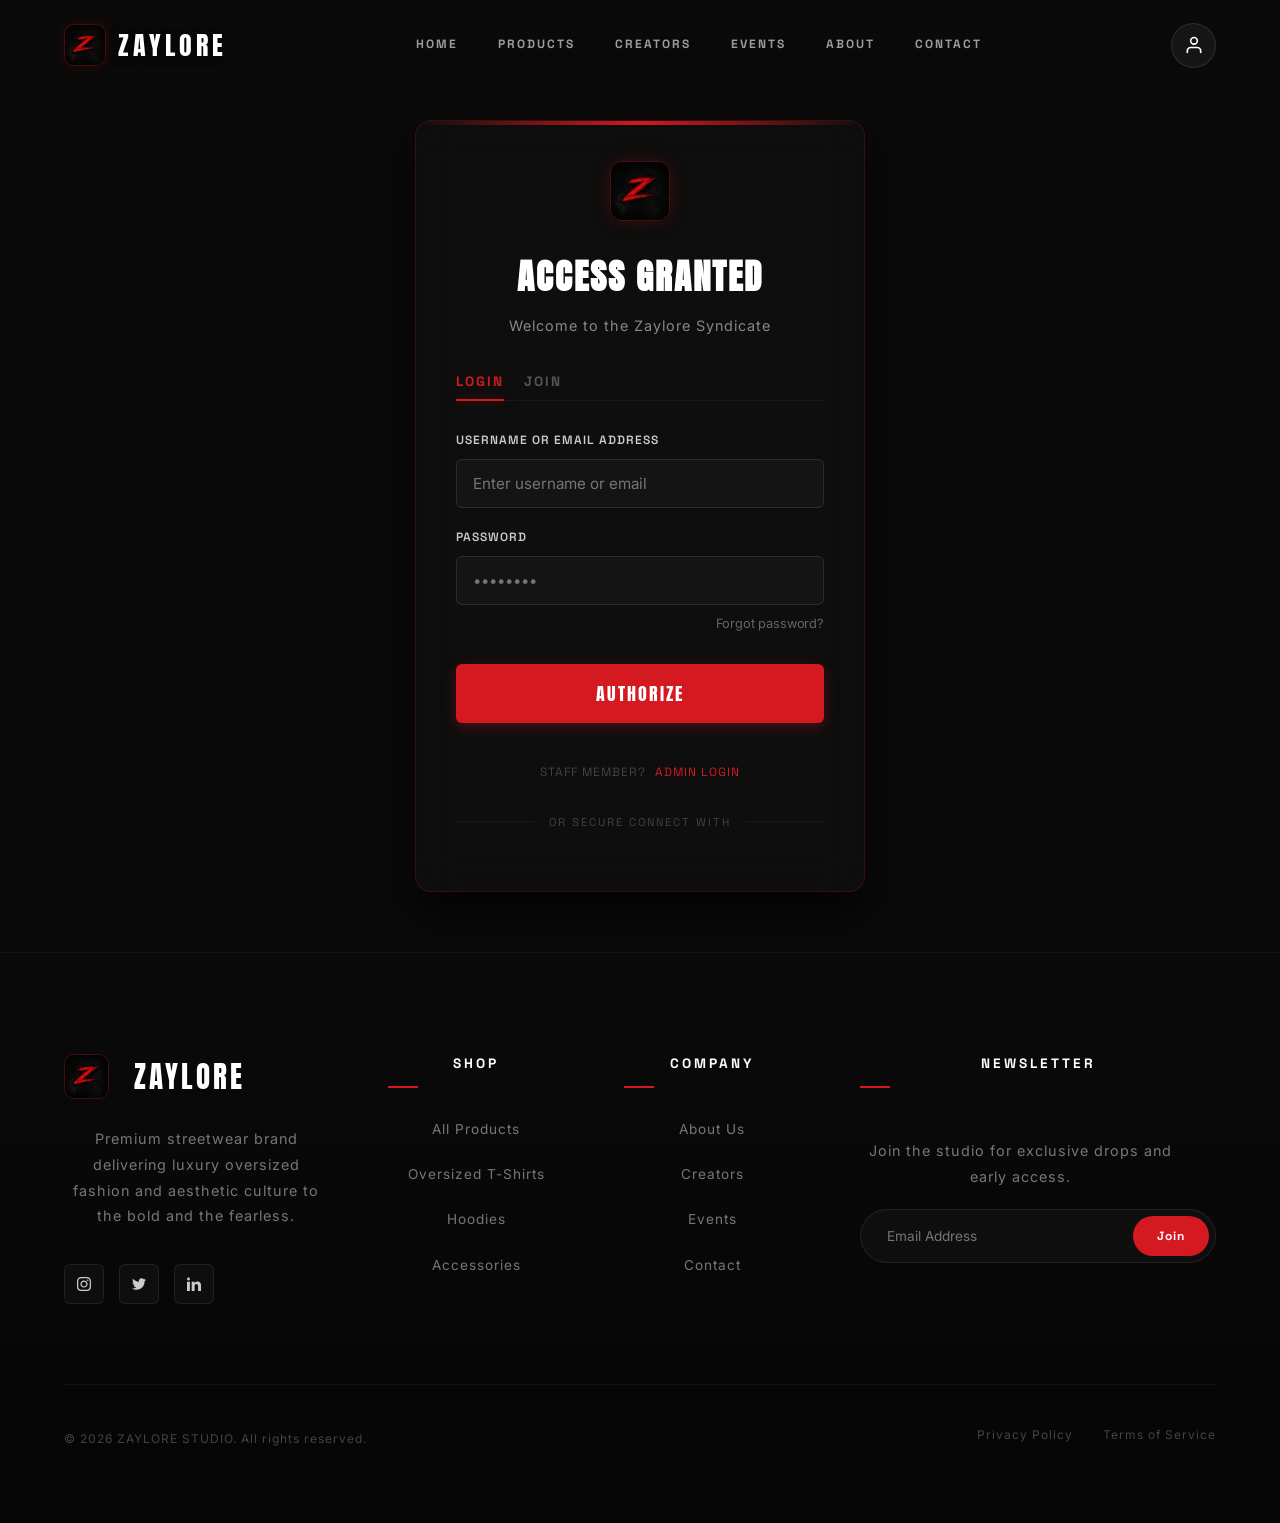
<file: account.html>
<!DOCTYPE html>
<html lang="en">

<head>
    <meta charset="UTF-8">
    <meta name="viewport" content="width=device-width, initial-scale=1.0">
    <title>Account | Zaylore Studio | Join the Movement</title>
    <meta name="description" content="Login or join the Zaylore Studio movement. Access your exclusive drops, orders, and creator community.">
    <link rel="icon" href="img/logo-icon-sm.jpg" type="image/jpeg">

    <link rel="preconnect" href="https://fonts.googleapis.com">
    <link rel="preconnect" href="https://fonts.gstatic.com" crossorigin>
    <link href="https://fonts.googleapis.com/css2?family=Anton&family=Inter:wght@300;400;500;600;700&family=Space+Grotesk:wght@400;500;600;700&display=swap" rel="stylesheet">
    <link rel="stylesheet" href="styles.css">
    <script src="https://accounts.google.com/gsi/client" async defer></script>
    
    <style>


        /* --- Account Form --- */
        .admin-toggle {
            text-align: center;
            margin-top: 20px;
            font-family: 'Space Grotesk', sans-serif;
            font-size: 0.75rem;
            color: #444;
            letter-spacing: 1px;
            text-transform: uppercase;
        }

        .admin-link {
            color: #d41920;
            text-decoration: none;
            cursor: pointer;
            margin-left: 5px;
            transition: color 0.3s;
        }

        .admin-link:hover {
            color: #fff;
        }
        .account-page {
            min-height: 100vh;
            display: flex;
            align-items: center;
            justify-content: center;
            padding: 120px 20px 60px;
            position: relative;
            background-color: var(--bg-dark);
        }

        .auth-container {
            width: 100%;
            max-width: 450px;
            background: rgba(15, 15, 15, 0.8);
            backdrop-filter: blur(20px);
            -webkit-backdrop-filter: blur(20px);
            border: 1px solid rgba(212, 25, 32, 0.2);
            border-radius: 16px;
            padding: 40px;
            box-shadow: 0 20px 50px rgba(0, 0, 0, 0.8), 0 0 30px rgba(212, 25, 32, 0.05);
            z-index: 2;
            position: relative;
            overflow: hidden;
        }

        .auth-container::before {
            content: '';
            position: absolute;
            top: 0;
            left: 0;
            width: 100%;
            height: 4px;
            background: linear-gradient(90deg, transparent, #d41920, transparent);
        }

        .auth-header {
            text-align: center;
            margin-bottom: 35px;
        }

        .auth-logo {
            width: 60px;
            height: 60px;
            border-radius: 12px;
            margin-bottom: 20px;
            border: 1px solid rgba(212, 25, 32, 0.3);
            box-shadow: 0 0 20px rgba(212, 25, 32, 0.2);
        }

        .auth-title {
            font-family: 'Anton', sans-serif;
            font-size: 2.2rem;
            color: #fff;
            letter-spacing: 2px;
            text-transform: uppercase;
            margin-bottom: 8px;
        }

        .auth-subtitle {
            font-family: 'Inter', sans-serif;
            font-size: 0.9rem;
            color: #888;
            letter-spacing: 1px;
        }

        .auth-tabs {
            display: flex;
            gap: 20px;
            margin-bottom: 30px;
            border-bottom: 1px solid rgba(255, 255, 255, 0.05);
            padding-bottom: 10px;
        }

        .auth-tab {
            background: none;
            border: none;
            font-family: 'Space Grotesk', sans-serif;
            font-size: 0.85rem;
            font-weight: 700;
            color: #555;
            text-transform: uppercase;
            letter-spacing: 2px;
            cursor: pointer;
            transition: all 0.3s ease;
            position: relative;
        }

        .auth-tab.active {
            color: #d41920;
        }

        .auth-tab.active::after {
            content: '';
            position: absolute;
            bottom: -11px;
            left: 0;
            width: 100%;
            height: 2px;
            background: #d41920;
            box-shadow: 0 0 10px rgba(212, 25, 32, 0.5);
        }

        .auth-form {
            display: flex;
            flex-direction: column;
            gap: 20px;
        }

        .form-group {
            display: flex;
            flex-direction: column;
            gap: 8px;
        }

        .form-label {
            font-family: 'Space Grotesk', sans-serif;
            font-size: 0.75rem;
            font-weight: 600;
            color: #ccc;
            letter-spacing: 1px;
            text-transform: uppercase;
        }

        .form-input {
            background: rgba(255, 255, 255, 0.03);
            border: 1px solid rgba(255, 255, 255, 0.1);
            border-radius: 6px;
            padding: 14px 16px;
            color: #fff;
            font-family: 'Inter', sans-serif;
            font-size: 0.95rem;
            transition: all 0.3s ease;
        }

        .form-input:focus {
            outline: none;
            border-color: #d41920;
            background: rgba(212, 25, 32, 0.05);
            box-shadow: 0 0 15px rgba(212, 25, 32, 0.1);
        }

        .auth-btn {
            background: #d41920;
            color: #fff;
            border: none;
            border-radius: 6px;
            padding: 16px;
            font-family: 'Anton', sans-serif;
            font-size: 1.1rem;
            letter-spacing: 2px;
            text-transform: uppercase;
            cursor: pointer;
            transition: all 0.3s ease;
            margin-top: 10px;
            box-shadow: 0 4px 15px rgba(212, 25, 32, 0.3);
        }

        .auth-btn:hover {
            background: #ff2a2a;
            transform: translateY(-2px);
            box-shadow: 0 8px 25px rgba(212, 25, 32, 0.4);
        }

        .social-auth {
            margin-top: 30px;
            display: flex;
            flex-direction: column;
            gap: 15px;
        }

        .divider {
            display: flex;
            align-items: center;
            text-align: center;
            color: #444;
            font-size: 0.7rem;
            font-family: 'Space Grotesk', sans-serif;
            letter-spacing: 2px;
            text-transform: uppercase;
        }

        .divider::before, .divider::after {
            content: '';
            flex: 1;
            border-bottom: 1px solid rgba(255, 255, 255, 0.05);
        }

        .divider:not(:empty)::before { margin-right: 15px; }
        .divider:not(:empty)::after { margin-left: 15px; }

        .social-btn {
            display: flex;
            align-items: center;
            justify-content: center;
            gap: 12px;
            background: rgba(255, 255, 255, 0.03);
            border: 1px solid rgba(255, 255, 255, 0.08);
            border-radius: 6px;
            padding: 12px;
            color: #ccc;
            font-family: 'Inter', sans-serif;
            font-size: 0.85rem;
            font-weight: 500;
            cursor: pointer;
            transition: all 0.3s ease;
        }

        .social-btn:hover {
            background: rgba(255, 255, 255, 0.08);
            color: #fff;
            border-color: rgba(255, 255, 255, 0.2);
        }

        .social-icon {
            width: 18px;
            height: 18px;
        }

        .forgot-password {
            text-align: right;
            font-family: 'Inter', sans-serif;
            font-size: 0.8rem;
            color: #666;
            text-decoration: none;
            transition: color 0.3s ease;
        }

        .forgot-password:hover {
            color: #d41920;
        }

        /* --- Animations --- */
        @keyframes containerEntrance {
            from { opacity: 0; transform: translateY(30px); }
            to { opacity: 1; transform: translateY(0); }
        }

        .auth-container {
            animation: containerEntrance 0.8s ease-out forwards;
        }

        /* --- Mobile --- */
        @media (max-width: 480px) {
            .auth-container {
                padding: 30px 20px;
            }
            .auth-title {
                font-size: 1.8rem;
            }
        }
    </style>
</head>

<body>
    <!-- Particle canvas background -->
    <canvas id="particles-canvas"></canvas>

    <!-- Red glow overlays -->
    <div class="glow glow-1"></div>
    <div class="glow glow-2"></div>
    <div class="glow glow-3"></div>

    
    <!-- Navigation -->
    
    <!-- Navigation -->
    
    <!-- Navigation -->
    <nav id="main-nav">
        <div class="nav-container">
            <a href="index.html" class="nav-logo">
                <img src="img/logo-icon-sm.jpg" alt="Zaylore Logo">
                <span class="logo-text">ZAYLORE</span>
            </a>
            
            <div class="nav-links" id="nav-links">
                <a href="index.html" class="nav-link">Home</a>
                <a href="products.html" class="nav-link">Products</a>
                <a href="creators.html" class="nav-link">Creators</a>
                <a href="events.html" class="nav-link">Events</a>
                <a href="about.html" class="nav-link">About</a>
                <a href="contact.html" class="nav-link">Contact</a>
            </div>

            <div class="nav-right">
                <a href="account.html" class="nav-action mobile-visible active" aria-label="Account">
                    <svg viewBox="0 0 24 24" fill="none" stroke="currentColor" stroke-width="2" stroke-linecap="round" stroke-linejoin="round"><path d="M20 21v-2a4 4 0 0 0-4-4H8a4 4 0 0 0-4 4v2"></path><circle cx="12" cy="7" r="4"></circle></svg>
                </a>
                <div class="hamburger" id="hamburger">
                    <span></span>
                    <span></span>
                    <span></span>
                </div>
            </div>
        </div>
    </nav>




    <main class="account-page">
        <div class="auth-container">
            <div class="auth-header">
                <img src="img/logo-icon-sm.jpg" alt="Zaylore" class="auth-logo">
                <h1 class="auth-title">ACCESS GRANTED</h1>
                <p class="auth-subtitle">Welcome to the Zaylore Syndicate</p>
            </div>

            <div class="auth-tabs">
                <button class="auth-tab active" onclick="toggleAuth('login')">Login</button>
                <button class="auth-tab" onclick="toggleAuth('join')">Join</button>
            </div>

            <div id="login-form">
                <form class="auth-form" id="actual-login-form" onsubmit="handleLogin(event)">
                    <div class="form-group">
                        <label class="form-label" id="user-label">Username or Email Address</label>
                        <input type="text" class="form-input" id="user-input" placeholder="Enter username or email" required>
                    </div>
                    <div class="form-group">
                        <label class="form-label">Password</label>
                        <input type="password" class="form-input" id="pass-input" placeholder="••••••••" required>
                        <a href="#" class="forgot-password">Forgot password?</a>
                    </div>
                    <button type="submit" class="auth-btn" id="auth-submit-btn">Authorize</button>
                    
                    <div class="admin-toggle">
                        <span id="admin-text">Staff member?</span>
                        <a class="admin-link" id="admin-btn" onclick="toggleAdmin()">Admin Login</a>
                    </div>
                </form>
            </div>

            <div id="join-form" style="display: none;">
                <form class="auth-form" onsubmit="event.preventDefault(); alert('Initialization sequence started...');">
                    <div class="form-group">
                        <label class="form-label">Full Name</label>
                        <input type="text" class="form-input" placeholder="PM Mohammed Waaiz" required>
                    </div>
                    <div class="form-group">
                        <label class="form-label">Email Address</label>
                        <input type="email" class="form-input" placeholder="name@example.com" required>
                    </div>
                    <div class="form-group">
                        <label class="form-label">Create Password</label>
                        <input type="password" class="form-input" placeholder="••••••••" required>
                    </div>
                    <button type="submit" class="auth-btn">Initialize</button>
                    
                    <div class="admin-toggle">
                        <span>Want to work with us?</span>
                        <a class="admin-link" onclick="toggleStaffForm(true)">Apply as Staff</a>
                    </div>
                </form>
            </div>

            <div id="staff-join-form" style="display: none;">
                <form class="auth-form" onsubmit="submitStaffApplication(event)">
                    <div class="form-group">
                        <label class="form-label">Full Name</label>
                        <input type="text" id="staff-name" class="form-input" placeholder="Enter your full name" required>
                    </div>
                    <div class="form-group">
                        <label class="form-label">Email Address</label>
                        <input type="email" id="staff-email" class="form-input" placeholder="name@example.com" required>
                    </div>
                    <div class="form-group">
                        <label class="form-label">Role of Work</label>
                        <select id="staff-role" class="form-input" style="background: rgba(255,255,255,0.05); cursor: pointer;" required>
                            <option value="" disabled selected>Select your expertise</option>
                            <option value="Inventory Manager">Inventory Manager</option>
                            <option value="Order Processing">Order Processing</option>
                            <option value="Customer Support">Customer Support</option>
                            <option value="Social Media">Social Media</option>
                            <option value="Design">Design</option>
                        </select>
                    </div>
                    <button type="submit" class="auth-btn">Submit Application</button>
                    <div class="admin-toggle">
                        <a class="admin-link" onclick="toggleStaffForm(false)">Back to Join</a>
                    </div>
                </form>
            </div>

            <div class="social-auth" id="social-block">
                <div class="divider">Or secure connect with</div>
                <div style="display: flex; justify-content: center; width: 100%; margin-top: 5px;">
                    <div id="g_id_onload"
                        data-client_id="871579338554-4dlq4l36n11qdkloc167fc801qvuppus.apps.googleusercontent.com"
                        data-context="signin"
                        data-ux_mode="popup"
                        data-callback="handleCredentialResponse"
                        data-auto_prompt="false">
                    </div>

                    <div class="g_id_signin"
                        data-type="standard"
                        data-shape="rectangular"
                        data-theme="filled_black"
                        data-text="signin_with"
                        data-size="large"
                        data-logo_alignment="left">
                    </div>
                </div>
            </div>
        </div>
    </main>

    

    <script src="script.js"></script>
    <script>
        function handleCredentialResponse(response) {
            console.log("Encoded JWT ID token: " + response.credential);
            // Decode and use the JWT token as needed
            const responsePayload = decodeJwtResponse(response.credential);
            console.log("ID: " + responsePayload.sub);
            console.log('Full Name: ' + responsePayload.name);
            console.log('Given Name: ' + responsePayload.given_name);
            console.log('Family Name: ' + responsePayload.family_name);
            console.log("Image URL: " + responsePayload.picture);
            console.log("Email: " + responsePayload.email);
            
            alert('Google Sign-In Successful! Welcome ' + responsePayload.name);
        }

        function decodeJwtResponse(token) {
            var base64Url = token.split('.')[1];
            var base64 = base64Url.replace(/-/g, '+').replace(/_/g, '/');
            var jsonPayload = decodeURIComponent(window.atob(base64).split('').map(function(c) {
                return '%' + ('00' + c.charCodeAt(0).toString(16)).slice(-2);
            }).join(''));

            return JSON.parse(jsonPayload);
        }

        let isAdminView = false;

        function toggleAuth(type) {
            const loginForm = document.getElementById('login-form');
            const joinForm = document.getElementById('join-form');
            const staffForm = document.getElementById('staff-join-form');
            const socialBlock = document.getElementById('social-block');
            const tabs = document.querySelectorAll('.auth-tab');
            const title = document.querySelector('.auth-title');

            staffForm.style.display = 'none';

            if (type === 'login') {
                loginForm.style.display = 'block';
                joinForm.style.display = 'none';
                socialBlock.style.display = 'flex';
                tabs[0].classList.add('active');
                tabs[1].classList.remove('active');
                title.innerText = isAdminView ? 'ADMIN TERMINAL' : 'ACCESS GRANTED';
            } else {
                loginForm.style.display = 'none';
                joinForm.style.display = 'block';
                socialBlock.style.display = 'none';
                tabs[1].classList.add('active');
                tabs[0].classList.remove('active');
                title.innerText = 'JOIN THE MOVEMENT';
            }
        }

        function toggleStaffForm(show) {
            const joinForm = document.getElementById('join-form');
            const staffForm = document.getElementById('staff-join-form');
            const title = document.querySelector('.auth-title');

            if (show) {
                joinForm.style.display = 'none';
                staffForm.style.display = 'block';
                title.innerText = 'STAFF RECRUITMENT';
            } else {
                joinForm.style.display = 'block';
                staffForm.style.display = 'none';
                title.innerText = 'JOIN THE MOVEMENT';
            }
        }

        function submitStaffApplication(e) {
            e.preventDefault();
            const name = document.getElementById('staff-name').value;
            const email = document.getElementById('staff-email').value;
            const role = document.getElementById('staff-role').value;

            const application = {
                id: 'REQ-' + Math.floor(Math.random() * 9000 + 1000),
                name,
                email,
                role,
                date: new Date().toLocaleString()
            };

            // Save to localStorage for demo persistence
            let requests = JSON.parse(localStorage.getItem('staffRequests') || '[]');
            requests.push(application);
            localStorage.setItem('staffRequests', JSON.stringify(requests));

            alert('APPLICATION TRANSMITTED: Your request has been queued for Founder Waaiz to review. You will receive an email upon approval.');
            toggleStaffForm(false);
            toggleAuth('login');
        }

        function toggleAdmin() {
            isAdminView = !isAdminView;
            const title = document.querySelector('.auth-title');
            const subtitle = document.querySelector('.auth-subtitle');
            const userLabel = document.getElementById('user-label');
            const userInput = document.getElementById('user-input');
            const adminBtn = document.getElementById('admin-btn');
            const adminText = document.getElementById('admin-text');
            const authBtn = document.getElementById('auth-submit-btn');
            const socialBlock = document.getElementById('social-block');

            if (isAdminView) {
                title.innerText = 'ADMIN TERMINAL';
                subtitle.innerText = 'Secure Staff Override Active';
                userLabel.innerText = 'Admin Username';
                userInput.placeholder = 'Enter staff ID';
                adminBtn.innerText = 'User Login';
                adminText.innerText = 'Not staff?';
                authBtn.innerText = 'Bypass';
                socialBlock.style.display = 'none';
            } else {
                title.innerText = 'ACCESS GRANTED';
                subtitle.innerText = 'Welcome to the Zaylore Syndicate';
                userLabel.innerText = 'Username or Email Address';
                userInput.placeholder = 'Enter username or email';
                adminBtn.innerText = 'Admin Login';
                adminText.innerText = 'Staff member?';
                authBtn.innerText = 'Authorize';
                socialBlock.style.display = 'flex';
            }
        }

        function handleLogin(e) {
            e.preventDefault();
            const user = document.getElementById('user-input').value.toLowerCase();
            const pass = document.getElementById('pass-input').value;

            if (isAdminView) {
                // Founder Access
                if (user === 'waaiz' && pass === 'zaylore_founder') {
                    localStorage.setItem('adminRole', 'founder');
                    localStorage.setItem('adminName', 'PM Mohammed Waaiz');
                    window.location.href = 'admin.html';
                } 
                // Staff Access
                else if (user === 'staff' && pass === 'zaylore_staff') {
                    localStorage.setItem('adminRole', 'staff');
                    localStorage.setItem('adminName', 'Zaylore Staff');
                    window.location.href = 'admin.html';
                }
                else {
                    alert('Invalid Admin Credentials. Access Denied.');
                }
            } else {
                alert('Logging in as ' + user + '...');
                // Normal user login logic would go here
            }
        }
    </script>
    <script src="https://cdn.botpress.cloud/webchat/v3.6/inject.js"></script>
    <script>
        window.botpress.init({
            "botId": "0712ab3f-9d30-4ddb-88c9-62ba531226bb",
            "clientId": "a3cb76b2-5c9e-48f0-852a-644c5bd0e3d0",
            "configuration": {
                "botName": "Zaylore Assistant",
                "color": "#d41920", "themeMode": "dark",
                "website": {},
                "email": {},
                "phone": {},
                "termsOfService": {},
                "privacyPolicy": {}
            }
        });
    </script>
    <!-- Footer -->
    <footer id="main-footer">
        <div class="footer-grid">
            <div class="footer-col-brand">
                <a href="index.html" class="footer-logo-wrap">
                    <img src="img/logo-icon-sm.jpg" alt="Zaylore Studio" class="footer-logo-img">
                    <span class="footer-brand-name">ZAYLORE</span>
                </a>
                <p class="footer-desc">Premium streetwear brand delivering luxury oversized fashion and aesthetic culture to the bold and the fearless.</p>
                <div class="footer-socials">
                    <a href="#" class="social-btn" aria-label="Instagram">
                        <svg width="20" height="20" fill="currentColor" viewBox="0 0 24 24"><path d="M12 2.163c3.204 0 3.584.012 4.85.07 3.252.148 4.771 1.691 4.919 4.919.058 1.265.069 1.645.069 4.849 0 3.205-.012 3.584-.069 4.849-.149 3.225-1.664 4.771-4.919 4.919-1.266.058-1.644.07-4.85.07-3.204 0-3.584-.012-4.849-.07-3.26-.149-4.771-1.699-4.919-4.92-.058-1.265-.07-1.644-.07-4.849 0-3.204.013-3.583.07-4.849.149-3.227 1.664-4.771 4.919-4.919 1.266-.057 1.645-.069 4.849-.069zm0-2.163c-3.259 0-3.667.014-4.947.072-4.358.2-6.78 2.618-6.98 6.98-.059 1.281-.073 1.689-.073 4.948 0 3.259.014 3.668.072 4.948.2 4.358 2.618 6.78 6.98 6.98 1.281.058 1.689.072 4.948.072 3.259 0 3.668-.014 4.948-.072 4.354-.2 6.782-2.618 6.979-6.98.059-1.28.073-1.689.073-4.948 0-3.259-.014-3.667-.072-4.947-.196-4.354-2.617-6.78-6.979-6.98-1.281-.059-1.69-.073-4.949-.073zm0 5.838c-3.403 0-6.162 2.759-6.162 6.162s2.759 6.163 6.162 6.163 6.162-2.759 6.162-6.163c0-3.403-2.759-6.162-6.162-6.162zm0 10.162c-2.209 0-4-1.79-4-4 0-2.209 1.791-4 4-4s4 1.791 4 4c0 2.21-1.791 4-4 4zm6.406-11.845c-.796 0-1.441.645-1.441 1.44s.645 1.44 1.441 1.44c.795 0 1.439-.645 1.439-1.44s-.644-1.44-1.439-1.44z"/></svg>
                    </a>
                    <a href="#" class="social-btn" aria-label="Twitter">
                        <svg width="18" height="18" fill="currentColor" viewBox="0 0 24 24"><path d="M24 4.557c-.883.392-1.832.656-2.828.775 1.017-.609 1.798-1.574 2.165-2.724-.951.564-2.005.974-3.127 1.195-.897-.957-2.178-1.555-3.594-1.555-3.179 0-5.515 2.966-4.797 6.045-4.091-.205-7.719-2.165-10.148-5.144-1.29 2.213-.669 5.108 1.523 6.574-.806-.026-1.566-.247-2.229-.616-.054 2.281 1.581 4.415 3.949 4.89-.693.188-1.452.232-2.224.084.626 1.956 2.444 3.379 4.6 3.419-2.07 1.623-4.678 2.348-7.29 2.04 2.179 1.397 4.768 2.212 7.548 2.212 9.142 0 14.307-7.721 13.995-14.646.962-.695 1.797-1.562 2.457-2.549z"/></svg>
                    </a>
                    <a href="#" class="social-btn" aria-label="LinkedIn">
                        <svg width="18" height="18" fill="currentColor" viewBox="0 0 24 24"><path d="M4.98 3.5c0 1.381-1.11 2.5-2.48 2.5s-2.48-1.119-2.48-2.5c0-1.38 1.11-2.5 2.48-2.5s2.48 1.12 2.48 2.5zm.02 4.5h-5v16h5v-16zm7.982 0h-4.968v16h4.969v-8.399c0-4.67 6.029-5.052 6.029 0v8.399h4.988v-10.131c0-7.88-8.922-7.593-11.018-3.714v-2.155z"/></svg>
                    </a>
                </div>
            </div>

            <div class="footer-col">
                <h4 class="footer-col-title">Shop</h4>
                <ul class="footer-menu">
                    <li><a href="products.html" class="footer-menu-link">All Products</a></li>
                    <li><a href="products.html#oversized" class="footer-menu-link">Oversized T-Shirts</a></li>
                    <li><a href="products.html#hoodies" class="footer-menu-link">Hoodies</a></li>
                    <li><a href="products.html#accessories" class="footer-menu-link">Accessories</a></li>
                </ul>
            </div>

            <div class="footer-col">
                <h4 class="footer-col-title">Company</h4>
                <ul class="footer-menu">
                    <li><a href="about.html" class="footer-menu-link">About Us</a></li>
                    <li><a href="creators.html" class="footer-menu-link">Creators</a></li>
                    <li><a href="events.html" class="footer-menu-link">Events</a></li>
                    <li><a href="contact.html" class="footer-menu-link">Contact</a></li>
                </ul>
            </div>

            <div class="footer-col-newsletter">
                <h4 class="footer-col-title">Newsletter</h4>
                <p class="footer-desc">Join the studio for exclusive drops and early access.</p>
                <form class="newsletter-form">
                    <input type="email" placeholder="Email Address" class="newsletter-input" required>
                    <button type="submit" class="newsletter-btn">Join</button>
                </form>
            </div>
        </div>

        <div class="footer-bottom">
            <p class="copyright">&copy; 2026 ZAYLORE STUDIO. All rights reserved.</p>
            <div class="footer-legal">
                <a href="privacy.html" class="legal-link">Privacy Policy</a>
                <a href="terms.html" class="legal-link">Terms of Service</a>
            </div>
        </div>
    </footer>

    <script>

</script>
</body>

</html>
</file>
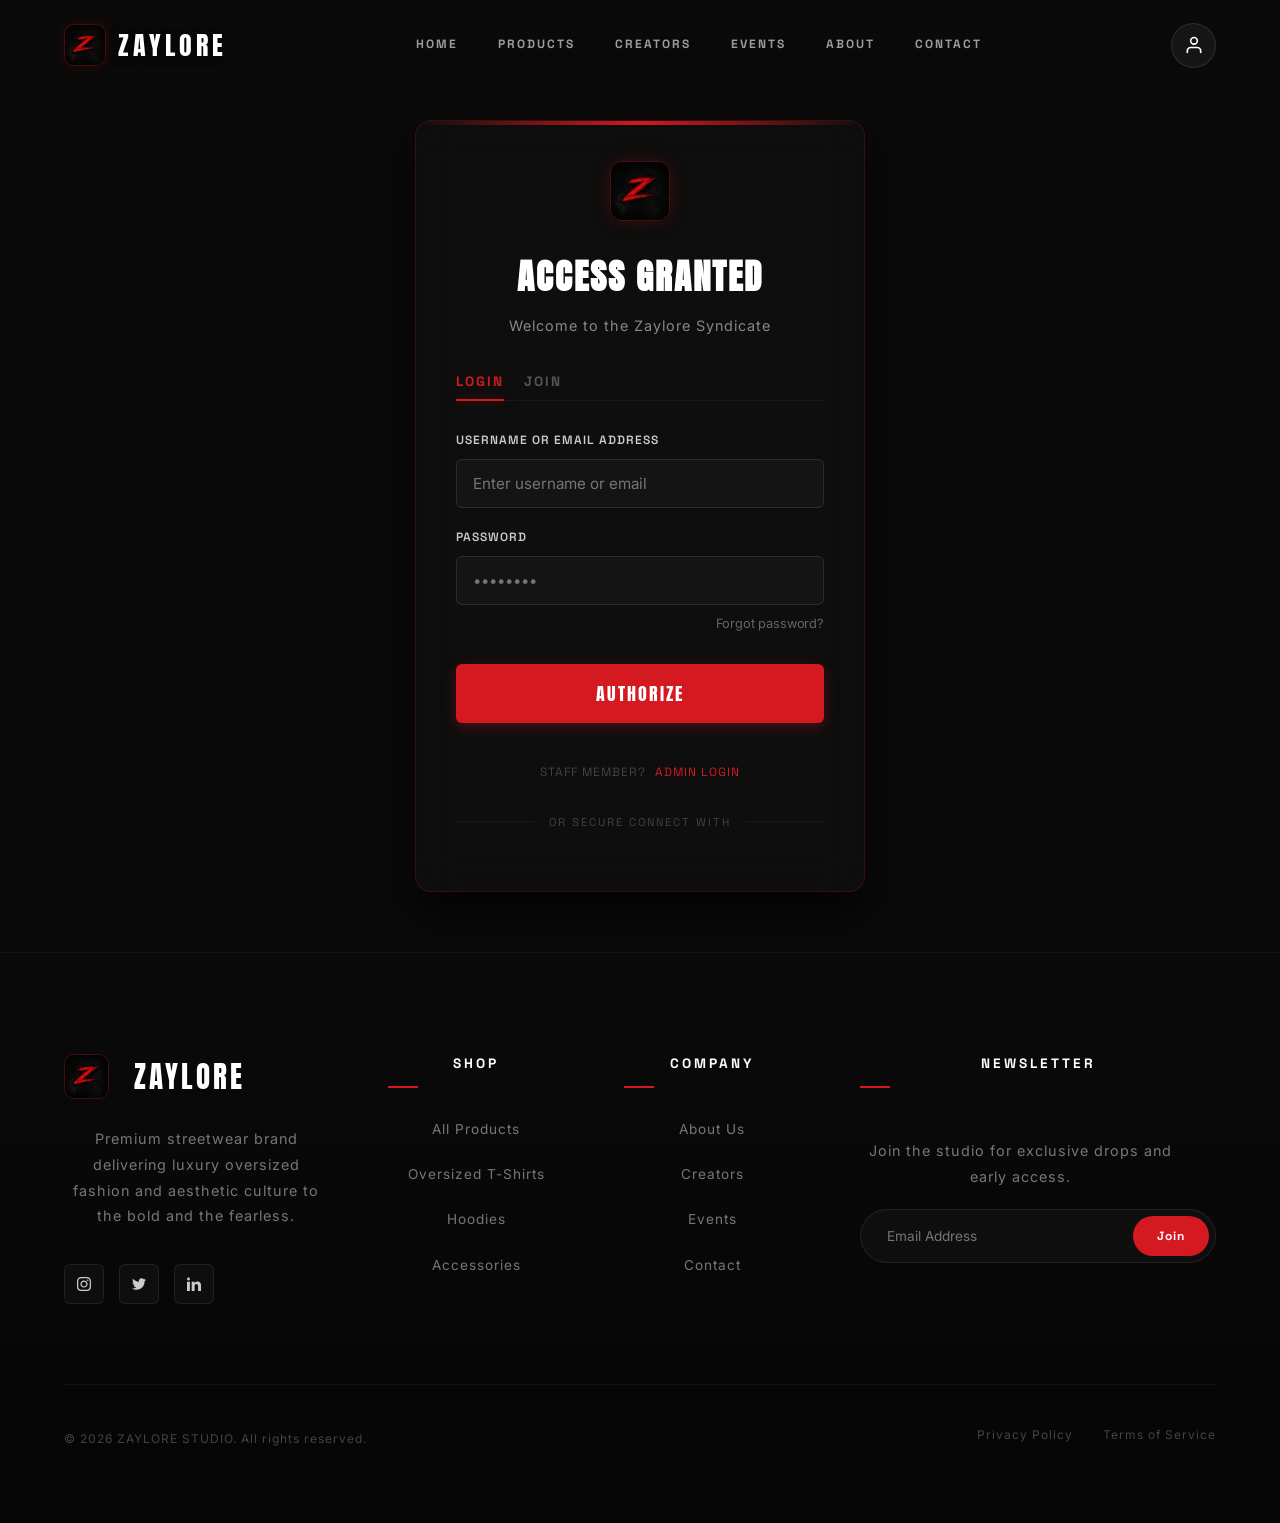
<file: admin.html>
<!DOCTYPE html>
<html lang="en">

<head>
    <meta charset="UTF-8">
    <meta name="viewport" content="width=device-width, initial-scale=1.0">
    <title>Command Center | Zaylore Studio</title>
    <link rel="icon" href="img/logo-icon-sm.jpg" type="image/jpeg">

    <link rel="preconnect" href="https://fonts.googleapis.com">
    <link rel="preconnect" href="https://fonts.gstatic.com" crossorigin>
    <link href="https://fonts.googleapis.com/css2?family=Anton&family=Inter:wght@300;400;500;600;700&family=Space+Grotesk:wght@400;500;600;700&display=swap" rel="stylesheet">
    <link rel="stylesheet" href="styles.css">
    
    <style>
        :root {
            --admin-red: #d41920;
            --admin-bg: #050505;
            --admin-card: rgba(15, 15, 15, 0.9);
            --admin-border: rgba(212, 25, 32, 0.2);
        }

        body.admin-mode {
            background-color: var(--admin-bg);
            color: #eee;
            font-family: 'Inter', sans-serif;
            overflow-x: hidden;
        }

        /* --- Admin Nav --- */
        .admin-nav {
            position: fixed;
            top: 0;
            left: 0;
            width: 100%;
            height: 70px;
            background: rgba(10, 10, 10, 0.98);
            border-bottom: 1px solid var(--admin-border);
            display: flex;
            align-items: center;
            justify-content: space-between;
            padding: 0 40px;
            z-index: 1000;
            backdrop-filter: blur(10px);
        }

        .admin-brand {
            display: flex;
            align-items: center;
            gap: 12px;
            text-decoration: none;
        }

        .admin-logo {
            width: 35px;
            height: 35px;
            border-radius: 6px;
            border: 1px solid var(--admin-red);
        }

        .admin-brand-text {
            font-family: 'Anton', sans-serif;
            font-size: 1.2rem;
            letter-spacing: 2px;
            color: #fff;
        }

        .admin-menu {
            display: flex;
            gap: 30px;
        }

        .menu-item {
            font-family: 'Space Grotesk', sans-serif;
            font-size: 0.75rem;
            font-weight: 700;
            letter-spacing: 1.5px;
            color: #666;
            text-transform: uppercase;
            text-decoration: none;
            cursor: pointer;
            transition: all 0.3s;
            padding: 25px 0;
            position: relative;
        }

        .menu-item.active {
            color: var(--admin-red);
        }

        .menu-item.active::after {
            content: '';
            position: absolute;
            bottom: -1px;
            left: 0;
            width: 100%;
            height: 2px;
            background: var(--admin-red);
            box-shadow: 0 0 10px var(--admin-red);
        }

        .menu-item:hover {
            color: #fff;
        }

        .admin-profile {
            display: flex;
            align-items: center;
            gap: 15px;
        }

        .profile-info {
            text-align: right;
        }

        .profile-name {
            font-family: 'Space Grotesk', sans-serif;
            font-size: 0.8rem;
            font-weight: 700;
            color: #fff;
        }

        .profile-role {
            font-size: 0.65rem;
            color: var(--admin-red);
            text-transform: uppercase;
            letter-spacing: 1px;
        }

        .terminate-btn {
            background: transparent;
            border: 1px solid rgba(212, 25, 32, 0.3);
            color: var(--admin-red);
            padding: 8px 16px;
            border-radius: 4px;
            font-size: 0.65rem;
            font-weight: 700;
            text-transform: uppercase;
            cursor: pointer;
            transition: all 0.3s;
        }

        .terminate-btn:hover {
            background: var(--admin-red);
            color: #fff;
        }

        /* --- Layout --- */
        .admin-container {
            max-width: 1400px;
            margin: 100px auto 60px;
            padding: 0 40px;
        }

        .tab-content {
            display: none;
            animation: fadeIn 0.5s ease-out forwards;
        }

        .tab-content.active {
            display: block;
        }

        @keyframes fadeIn {
            from { opacity: 0; transform: translateY(10px); }
            to { opacity: 1; transform: translateY(0); }
        }

        /* --- UI Components --- */
        .header-row {
            display: flex;
            justify-content: space-between;
            align-items: center;
            margin-bottom: 30px;
        }

        .view-title {
            font-family: 'Anton', sans-serif;
            font-size: 2.5rem;
            letter-spacing: 1px;
            text-transform: uppercase;
        }

        .view-title span { color: var(--admin-red); }

        .stats-row {
            display: grid;
            grid-template-columns: repeat(auto-fit, minmax(250px, 1fr));
            gap: 20px;
            margin-bottom: 40px;
        }

        .stat-card {
            background: var(--admin-card);
            border: 1px solid rgba(255, 255, 255, 0.05);
            padding: 25px;
            border-radius: 12px;
            position: relative;
        }

        .stat-card::before {
            content: '';
            position: absolute;
            top: 0;
            left: 0;
            width: 3px;
            height: 100%;
            background: var(--admin-red);
            opacity: 0.5;
        }

        .stat-num {
            font-family: 'Anton', sans-serif;
            font-size: 2.2rem;
            color: #fff;
            margin-bottom: 5px;
        }

        .stat-label {
            font-family: 'Space Grotesk', sans-serif;
            font-size: 0.75rem;
            color: #666;
            text-transform: uppercase;
            letter-spacing: 2px;
            font-weight: 600;
        }

        .data-card {
            background: var(--admin-card);
            border: 1px solid rgba(255, 255, 255, 0.05);
            border-radius: 12px;
            padding: 30px;
            margin-bottom: 30px;
        }

        .card-title {
            font-family: 'Space Grotesk', sans-serif;
            font-size: 0.9rem;
            font-weight: 700;
            color: #fff;
            margin-bottom: 25px;
            text-transform: uppercase;
            letter-spacing: 2px;
            display: flex;
            align-items: center;
            gap: 12px;
        }

        .card-title::before {
            content: '';
            width: 10px;
            height: 10px;
            background: var(--admin-red);
            border-radius: 2px;
        }

        /* --- Table Styling --- */
        .admin-table {
            width: 100%;
            border-collapse: collapse;
        }

        .admin-table th {
            text-align: left;
            font-family: 'Space Grotesk', sans-serif;
            font-size: 0.7rem;
            color: #444;
            text-transform: uppercase;
            letter-spacing: 2px;
            padding: 15px 10px;
            border-bottom: 1px solid rgba(255,255,255,0.05);
        }

        .admin-table td {
            padding: 18px 10px;
            font-size: 0.85rem;
            color: #aaa;
            border-bottom: 1px solid rgba(255,255,255,0.03);
        }

        .admin-table tr:hover td {
            background: rgba(255, 255, 255, 0.01);
            color: #fff;
        }

        .badge {
            font-size: 0.65rem;
            font-weight: 800;
            padding: 4px 8px;
            border-radius: 4px;
            text-transform: uppercase;
        }

        .badge-active { background: rgba(0, 255, 0, 0.1); color: #00ff00; }
        .badge-pending { background: rgba(255, 165, 0, 0.1); color: #ffa500; }
        .badge-red { background: rgba(212, 25, 32, 0.1); color: #d41920; }

        .action-btn {
            padding: 6px 12px;
            border-radius: 4px;
            font-size: 0.65rem;
            font-weight: 700;
            cursor: pointer;
            transition: all 0.3s;
            text-transform: uppercase;
            border: 1px solid transparent;
        }

        .btn-remove { border-color: rgba(212, 25, 32, 0.3); color: var(--admin-red); background: transparent; }
        .btn-remove:hover { background: var(--admin-red); color: #fff; }
        
        .btn-approve { background: #00ff00; color: #000; border-color: #00ff00; }
        .btn-reject { background: transparent; border-color: #444; color: #888; }

        /* --- Role Specific Controls --- */
        .founder-only { display: none; }
        body[data-role="founder"] .founder-only { display: block; }
        body[data-role="founder"] .founder-only-inline { display: inline-block; }

        /* --- Stock Styles --- */
        .stock-level {
            height: 6px;
            width: 100px;
            background: #222;
            border-radius: 3px;
            overflow: hidden;
            margin-top: 5px;
        }
        .stock-bar { height: 100%; background: var(--admin-red); }

        /* --- Empty Message --- */
        .empty-state {
            text-align: center;
            padding: 40px;
            color: #444;
            font-style: italic;
        }
    </style>
</head>

<body class="admin-mode" data-role="staff">
    <canvas id="particles-canvas"></canvas>

    
    <!-- Navigation -->
    <nav id="main-nav">
        <div class="nav-container">
            <a href="index.html" class="nav-logo">
                <img src="img/logo-icon-sm.jpg" alt="Zaylore Logo">
                <span class="logo-text">ZAYLORE</span>
            </a>
            
            <div class="nav-links" id="nav-links">
                <a href="index.html" class="nav-link">Home</a>
                <a href="products.html" class="nav-link">Products</a>
                <a href="creators.html" class="nav-link">Creators</a>
                <a href="events.html" class="nav-link">Events</a>
                <a href="about.html" class="nav-link">About</a>
                <a href="contact.html" class="nav-link">Contact</a>
            </div>

            <div class="nav-right">
                <a href="account.html" class="nav-action mobile-visible" aria-label="Account">
                    <svg viewBox="0 0 24 24" fill="none" stroke="currentColor" stroke-width="2" stroke-linecap="round" stroke-linejoin="round"><path d="M20 21v-2a4 4 0 0 0-4-4H8a4 4 0 0 0-4 4v2"></path><circle cx="12" cy="7" r="4"></circle></svg>
                </a>
                <div class="hamburger" id="hamburger">
                    <span></span>
                    <span></span>
                    <span></span>
                </div>
            </div>
        </div>
    </nav>


    <div class="admin-container">
        
        <!-- DASHBOARD TAB -->
        <div id="dashboard" class="tab-content active">
            <div class="header-row">
                <h1 class="view-title">SYSTEM <span>OVERVIEW</span></h1>
            </div>

            <div class="stats-row">
                <div class="stat-card">
                    <div class="stat-num">152</div>
                    <div class="stat-label">Orders Today</div>
                </div>
                <div class="stat-card">
                    <div class="stat-num">₹2.4L</div>
                    <div class="stat-label">Revenue (24h)</div>
                </div>
                <div class="stat-card">
                    <div class="stat-num">42</div>
                    <div class="stat-label">New Members</div>
                </div>
                <div class="stat-card founder-only">
                    <div class="stat-num">18</div>
                    <div class="stat-label">Staff Online</div>
                </div>
            </div>

            <div class="data-card founder-only">
                <h3 class="card-title">PENDING STAFF REQUESTS</h3>
                <table class="admin-table">
                    <thead>
                        <tr>
                            <th>Applicant</th>
                            <th>Email</th>
                            <th>Role Requested</th>
                            <th>Date</th>
                            <th>Actions</th>
                        </tr>
                    </thead>
                    <tbody id="staff-requests-body">
                        <!-- Dynamic content -->
                    </tbody>
                </table>
                <div id="no-requests" class="empty-state" style="display:none;">No pending staff applications.</div>
            </div>

            <div class="data-card">
                <h3 class="card-title">SYSTEM LOGS</h3>
                <table class="admin-table">
                    <thead>
                        <tr>
                            <th>Event</th>
                            <th>Entity</th>
                            <th>Time</th>
                            <th>Status</th>
                        </tr>
                    </thead>
                    <tbody>
                        <tr>
                            <td>New Bulk Order</td>
                            <td>Order #OR-2291</td>
                            <td>4 mins ago</td>
                            <td><span class="badge badge-pending">Processing</span></td>
                        </tr>
                        <tr>
                            <td>Stock Warning</td>
                            <td>Z-Oversized Black (M)</td>
                            <td>12 mins ago</td>
                            <td><span class="badge badge-red">Low Stock</span></td>
                        </tr>
                    </tbody>
                </table>
            </div>
        </div>

        <!-- STOCKS TAB -->
        <div id="stocks" class="tab-content">
            <div class="header-row">
                <h1 class="view-title">INVENTORY <span>MATRIX</span></h1>
            </div>
            <div class="data-card">
                <h3 class="card-title">PRODUCT STOCK LEVELS</h3>
                <table class="admin-table">
                    <thead>
                        <tr>
                            <th>Item ID</th>
                            <th>Product Name</th>
                            <th>Available</th>
                            <th>Demand</th>
                            <th>Status Bar</th>
                        </tr>
                    </thead>
                    <tbody>
                        <tr>
                            <td>Z-TS-01</td>
                            <td>Original Oversized T-Shirt (Black)</td>
                            <td>420 units</td>
                            <td>High</td>
                            <td><div class="stock-level"><div class="stock-bar" style="width: 85%;"></div></div></td>
                        </tr>
                        <tr>
                            <td>Z-HD-05</td>
                            <td>Limited Drop Hoodie (Crimson)</td>
                            <td>12 units</td>
                            <td>Critical</td>
                            <td><div class="stock-level"><div class="stock-bar" style="width: 15%; background: #ff0000;"></div></div></td>
                        </tr>
                    </tbody>
                </table>
            </div>
        </div>

        <!-- ORDERS TAB -->
        <div id="orders" class="tab-content">
            <div class="header-row">
                <h1 class="view-title">ORDER <span>LOGISTICS</span></h1>
            </div>
            <div class="data-card">
                <h3 class="card-title">RECENT SHIPMENTS</h3>
                <table class="admin-table">
                    <thead>
                        <tr>
                            <th>Order ID</th>
                            <th>Customer</th>
                            <th>Amount</th>
                            <th>Method</th>
                            <th>Status</th>
                        </tr>
                    </thead>
                    <tbody>
                        <tr>
                            <td>#OR-2291</td>
                            <td>Vikram Singh</td>
                            <td>₹4,599</td>
                            <td>Prepaid</td>
                            <td><span class="badge badge-pending">Packing</span></td>
                        </tr>
                        <tr>
                            <td>#OR-2290</td>
                            <td>Ananya Roy</td>
                            <td>₹2,299</td>
                            <td>COD</td>
                            <td><span class="badge badge-active">Shipped</span></td>
                        </tr>
                    </tbody>
                </table>
            </div>
        </div>

        <!-- CUSTOMERS TAB -->
        <div id="customers" class="tab-content">
            <div class="header-row">
                <h1 class="view-title">SYNDICATE <span>DATABASE</span></h1>
            </div>
            <div class="data-card">
                <h3 class="card-title">MEMBERS DIRECTORY</h3>
                <table class="admin-table">
                    <thead>
                        <tr>
                            <th>UID</th>
                            <th>Name</th>
                            <th>Total Spent</th>
                            <th>Joined</th>
                            <th class="founder-only">Controls</th>
                        </tr>
                    </thead>
                    <tbody>
                        <tr>
                            <td class="user-id">#Z-9921</td>
                            <td>Aditya Sharma</td>
                            <td>₹12,400</td>
                            <td>Jan 2026</td>
                            <td class="founder-only"><button class="action-btn btn-remove" onclick="removeAccount('#Z-9921')">Revoke Access</button></td>
                        </tr>
                        <tr>
                            <td class="user-id">#Z-9844</td>
                            <td>Rohan Mehra</td>
                            <td>₹5,200</td>
                            <td>Feb 2026</td>
                            <td class="founder-only"><button class="action-btn btn-remove" onclick="removeAccount('#Z-9844')">Revoke Access</button></td>
                        </tr>
                    </tbody>
                </table>
            </div>
        </div>

        <!-- STAFF TAB (FOUNDER ONLY) -->
        <div id="staff" class="tab-content">
            <div class="header-row">
                <h1 class="view-title">STAFF <span>OPERATIONS</span></h1>
            </div>
            <div class="data-card">
                <h3 class="card-title">ACTIVE STAFF SQUAD</h3>
                <table class="admin-table">
                    <thead>
                        <tr>
                            <th>Staff ID</th>
                            <th>Name</th>
                            <th>Position</th>
                            <th>Last Active</th>
                            <th>Actions</th>
                        </tr>
                    </thead>
                    <tbody>
                        <tr>
                            <td class="user-id">ST-01</td>
                            <td>Priya Verma</td>
                            <td>Inventory Manager</td>
                            <td>Active Now</td>
                            <td><button class="action-btn btn-remove" onclick="removeAccount('ST-01')">Remove Staff</button></td>
                        </tr>
                        <tr>
                            <td class="user-id">ST-02</td>
                            <td>Ishaan Khan</td>
                            <td>Support Specialist</td>
                            <td>2h ago</td>
                            <td><button class="action-btn btn-remove" onclick="removeAccount('ST-02')">Remove Staff</button></td>
                        </tr>
                    </tbody>
                </table>
            </div>
        </div>

    </div>

    <script src="script.js"></script>
    <script>
        // Check Session & Role
        document.addEventListener('DOMContentLoaded', () => {
            const role = localStorage.getItem('adminRole');
            const name = localStorage.getItem('adminName');

            if (!role) {
                window.location.href = 'account.html';
                return;
            }

            document.body.setAttribute('data-role', role);
            document.getElementById('display-name').innerText = name;
            document.getElementById('display-role').innerText = role === 'founder' ? 'SYNDICATE FOUNDER' : 'OPERATIONS STAFF';

            if (role === 'founder') {
                loadStaffRequests();
            }
        });

        function showTab(tabId) {
            const menuItems = document.querySelectorAll('.menu-item');
            menuItems.forEach(item => item.classList.remove('active'));
            
            // Find the item that was clicked or use the event target
            const target = event ? event.currentTarget : [...menuItems].find(item => item.innerText.toLowerCase().includes(tabId));
            if (target) target.classList.add('active');

            const tabs = document.querySelectorAll('.tab-content');
            tabs.forEach(tab => tab.classList.remove('active'));
            document.getElementById(tabId).classList.add('active');
        }

        function terminateSession() {
            localStorage.removeItem('adminRole');
            localStorage.removeItem('adminName');
            window.location.href = 'account.html';
        }

        function removeAccount(id) {
            if (confirm(`ARE YOU SURE YOU WANT TO REVOKE ACCESS FOR ${id}?`)) {
                alert(`Account ${id} has been permanently removed from the Syndicate database.`);
                location.reload();
            }
        }

        function loadStaffRequests() {
            const body = document.getElementById('staff-requests-body');
            const empty = document.getElementById('no-requests');
            if (!body) return;
            
            const requests = JSON.parse(localStorage.getItem('staffRequests') || '[]');

            body.innerHTML = '';
            
            if (requests.length === 0) {
                empty.style.display = 'block';
                return;
            }

            empty.style.display = 'none';
            requests.forEach(req => {
                const tr = document.createElement('tr');
                tr.innerHTML = `
                    <td>${req.name}</td>
                    <td>${req.email}</td>
                    <td>${req.role}</td>
                    <td>${req.date}</td>
                    <td>
                        <button class="action-btn btn-approve" onclick="approveStaff('${req.id}')">Approve</button>
                        <button class="action-btn btn-reject" onclick="rejectStaff('${req.id}')">Reject</button>
                    </td>
                `;
                body.appendChild(tr);
            });
        }

        function approveStaff(id) {
            let requests = JSON.parse(localStorage.getItem('staffRequests') || '[]');
            const staff = requests.find(r => r.id === id);
            
            if (!staff) return;

            if (confirm(`APPROVE ${staff.name.toUpperCase()} AS ${staff.role.toUpperCase()}?`)) {
                // Generate Unique Credentials
                const uniqueId = staff.name.split(' ')[0].toLowerCase() + Math.floor(Math.random() * 99 + 10);
                const uniquePass = 'ZY-' + Math.random().toString(36).substring(2, 10).toUpperCase();

                // Remove from requests
                requests = requests.filter(r => r.id !== id);
                localStorage.setItem('staffRequests', JSON.stringify(requests));

                // Simulation: Send email from zaylore.studio@gmail.com
                const emailBody = `
FROM: zaylore.studio@gmail.com
TO: ${staff.email}
SUBJECT: [URGENT] Zaylore Syndicate Staff Access Granted

Welcome to the Syndicate, ${staff.name}.

Your application for the role of ${staff.role} has been authorized by Founder Waaiz. 
Use the following unique credentials to access the Command Center:

USERNAME: ${uniqueId}_staff
PASSWORD: ${uniquePass}

SECURITY PROTOCOL: Do not share these credentials. Access is monitored.
                `;

                console.log('%c EMAIL TRANSMISSION SIMULATED ', 'background: #d41920; color: #fff; font-weight: bold;');
                console.log(emailBody);

                alert(`OFFICIAL DISPATCH SENT FROM: zaylore.studio@gmail.com\n\nCredentials for ${staff.name} have been transmitted to ${staff.email}.\n\nUnique Staff ID: ${uniqueId}_staff\nUnique Password: ${uniquePass}`);
                
                loadStaffRequests();
            }
        }

        function rejectStaff(id) {
            if (confirm('Are you sure you want to REJECT this staff application?')) {
                let requests = JSON.parse(localStorage.getItem('staffRequests') || '[]');
                requests = requests.filter(r => r.id !== id);
                localStorage.setItem('staffRequests', JSON.stringify(requests));
                loadStaffRequests();
            }
        }

        // Particle background
        (function() {
            const canvas = document.getElementById('particles-canvas');
            if (!canvas) return;
            const ctx = canvas.getContext('2d');
            let particles = [];
            function init() {
                canvas.width = window.innerWidth;
                canvas.height = window.innerHeight;
                particles = [];
                for (let i = 0; i < 60; i++) {
                    particles.push({
                        x: Math.random() * canvas.width,
                        y: Math.random() * canvas.height,
                        vx: (Math.random() - 0.5) * 0.4,
                        vy: (Math.random() - 0.5) * 0.4,
                        size: Math.random() * 2
                    });
                }
            }
            function animate() {
                ctx.clearRect(0, 0, canvas.width, canvas.height);
                ctx.fillStyle = 'rgba(212, 25, 32, 0.25)';
                particles.forEach(p => {
                    p.x += p.vx; p.y += p.vy;
                    if (p.x < 0 || p.x > canvas.width) p.vx *= -1;
                    if (p.y < 0 || p.y > canvas.height) p.vy *= -1;
                    ctx.beginPath();
                    ctx.arc(p.x, p.y, p.size, 0, Math.PI * 2);
                    ctx.fill();
                });
                requestAnimationFrame(animate);
            }
            init(); animate();
            window.addEventListener('resize', init);
        })();
    </script>
    <footer id="main-footer">
        <div class="footer-grid">
            <div class="footer-col-brand">
                <a href="index.html" class="footer-logo-wrap">
                    <img src="img/logo-icon-sm.jpg" alt="Zaylore Studio" class="footer-logo-img">
                    <span class="footer-brand-name">ZAYLORE</span>
                </a>
                <p class="footer-desc">Premium streetwear brand delivering luxury oversized fashion and aesthetic culture to the bold and the fearless.</p>
                <div class="footer-socials">
                    <a href="#" class="social-btn" aria-label="Instagram">
                        <svg width="20" height="20" fill="currentColor" viewBox="0 0 24 24"><path d="M12 2.163c3.204 0 3.584.012 4.85.07 3.252.148 4.771 1.691 4.919 4.919.058 1.265.069 1.645.069 4.849 0 3.205-.012 3.584-.069 4.849-.149 3.225-1.664 4.771-4.919 4.919-1.266.058-1.644.07-4.85.07-3.204 0-3.584-.012-4.849-.07-3.26-.149-4.771-1.699-4.919-4.92-.058-1.265-.07-1.644-.07-4.849 0-3.204.013-3.583.07-4.849.149-3.227 1.664-4.771 4.919-4.919 1.266-.057 1.645-.069 4.849-.069zm0-2.163c-3.259 0-3.667.014-4.947.072-4.358.2-6.78 2.618-6.98 6.98-.059 1.281-.073 1.689-.073 4.948 0 3.259.014 3.668.072 4.948.2 4.358 2.618 6.78 6.98 6.98 1.281.058 1.689.072 4.948.072 3.259 0 3.668-.014 4.948-.072 4.354-.2 6.782-2.618 6.979-6.98.059-1.28.073-1.689.073-4.948 0-3.259-.014-3.667-.072-4.947-.196-4.354-2.617-6.78-6.979-6.98-1.281-.059-1.69-.073-4.949-.073zm0 5.838c-3.403 0-6.162 2.759-6.162 6.162s2.759 6.163 6.162 6.163 6.162-2.759 6.162-6.163c0-3.403-2.759-6.162-6.162-6.162zm0 10.162c-2.209 0-4-1.79-4-4 0-2.209 1.791-4 4-4s4 1.791 4 4c0 2.21-1.791 4-4 4zm6.406-11.845c-.796 0-1.441.645-1.441 1.44s.645 1.44 1.441 1.44c.795 0 1.439-.645 1.439-1.44s-.644-1.44-1.439-1.44z"/></svg>
                    </a>
                    <a href="#" class="social-btn" aria-label="Twitter">
                        <svg width="18" height="18" fill="currentColor" viewBox="0 0 24 24"><path d="M24 4.557c-.883.392-1.832.656-2.828.775 1.017-.609 1.798-1.574 2.165-2.724-.951.564-2.005.974-3.127 1.195-.897-.957-2.178-1.555-3.594-1.555-3.179 0-5.515 2.966-4.797 6.045-4.091-.205-7.719-2.165-10.148-5.144-1.29 2.213-.669 5.108 1.523 6.574-.806-.026-1.566-.247-2.229-.616-.054 2.281 1.581 4.415 3.949 4.89-.693.188-1.452.232-2.224.084.626 1.956 2.444 3.379 4.6 3.419-2.07 1.623-4.678 2.348-7.29 2.04 2.179 1.397 4.768 2.212 7.548 2.212 9.142 0 14.307-7.721 13.995-14.646.962-.695 1.797-1.562 2.457-2.549z"/></svg>
                    </a>
                    <a href="#" class="social-btn" aria-label="LinkedIn">
                        <svg width="18" height="18" fill="currentColor" viewBox="0 0 24 24"><path d="M4.98 3.5c0 1.381-1.11 2.5-2.48 2.5s-2.48-1.119-2.48-2.5c0-1.38 1.11-2.5 2.48-2.5s2.48 1.12 2.48 2.5zm.02 4.5h-5v16h5v-16zm7.982 0h-4.968v16h4.969v-8.399c0-4.67 6.029-5.052 6.029 0v8.399h4.988v-10.131c0-7.88-8.922-7.593-11.018-3.714v-2.155z"/></svg>
                    </a>
                </div>
            </div>

            <div class="footer-col">
                <h4 class="footer-col-title">Shop</h4>
                <ul class="footer-menu">
                    <li><a href="products.html" class="footer-menu-link">All Products</a></li>
                    <li><a href="products.html#oversized" class="footer-menu-link">Oversized T-Shirts</a></li>
                    <li><a href="products.html#hoodies" class="footer-menu-link">Hoodies</a></li>
                    <li><a href="products.html#accessories" class="footer-menu-link">Accessories</a></li>
                </ul>
            </div>

            <div class="footer-col">
                <h4 class="footer-col-title">Company</h4>
                <ul class="footer-menu">
                    <li><a href="about.html" class="footer-menu-link">About Us</a></li>
                    <li><a href="creators.html" class="footer-menu-link">Creators</a></li>
                    <li><a href="events.html" class="footer-menu-link">Events</a></li>
                    <li><a href="contact.html" class="footer-menu-link">Contact</a></li>
                </ul>
            </div>

            <div class="footer-col-newsletter">
                <h4 class="footer-col-title">Newsletter</h4>
                <p class="footer-desc">Join the studio for exclusive drops and early access.</p>
                <form class="newsletter-form">
                    <input type="email" placeholder="Email Address" class="newsletter-input" required>
                    <button type="submit" class="newsletter-btn">Join</button>
                </form>
            </div>
        </div>

        <div class="footer-bottom">
            <p class="copyright">&copy; 2026 ZAYLORE STUDIO. All rights reserved.</p>
            <div class="footer-legal">
                <a href="privacy.html" class="legal-link">Privacy Policy</a>
                <a href="terms.html" class="legal-link">Terms of Service</a>
            </div>
        </div>
    </footer>



</body>

</html>
</file>
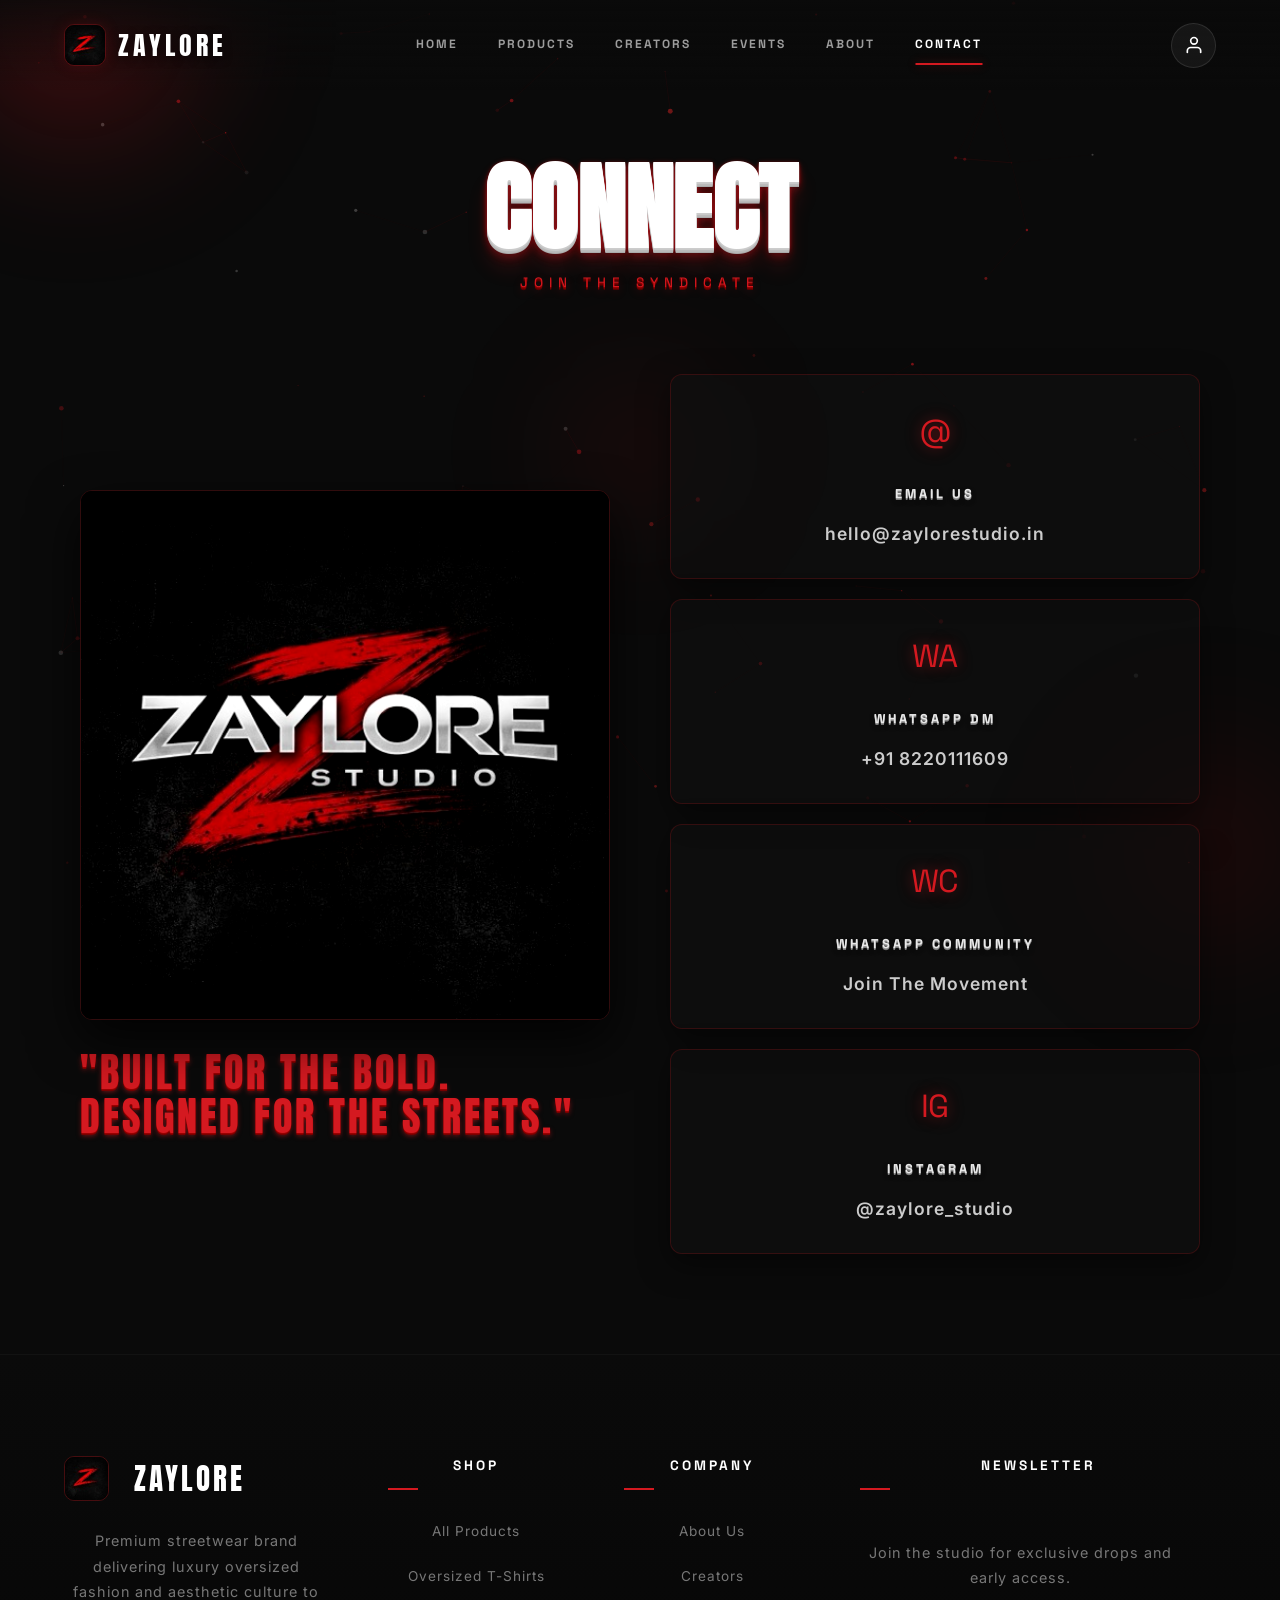
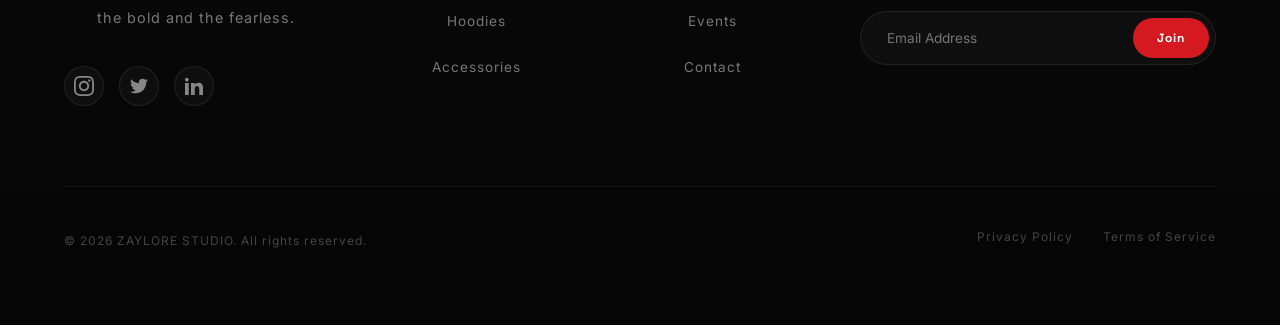
<file: contact.html>
<!DOCTYPE html>
<html lang="en">

<head>
    <meta charset="UTF-8">
    <meta name="viewport" content="width=device-width, initial-scale=1.0">
    <title>Contact Zaylore Studio | Premium Streetwear Brand Inquiries</title>
    <meta name="description"
        content="Contact PM Mohammed Waaiz and the Zaylore Studio team for inquiries, streetwear collaborations, bulk orders, and premium fashion partnerships.">
    <meta name="keywords"
        content="Zaylore Studio contact, PM Mohammed Waaiz contact, clothing brand collaboration, streetwear partnerships, luxury streetwear inquiries, oversized clothing brand, streetwear outfits, business inquiries">
    <meta name="author" content="PM Mohammed Waaiz">
    <meta name="robots" content="index, follow">
    <link rel="canonical" href="https://www.zaylorestudio.in/contact.html">
    <link rel="icon" href="img/logo-icon-sm.jpg" type="image/jpeg">

    <!-- Open Graph -->
    <meta property="og:type" content="website">
    <meta property="og:url" content="https://www.zaylorestudio.in/contact.html">
    <meta property="og:title" content="Contact Zaylore Studio | Premium Streetwear Brand">
    <meta property="og:description"
        content="Contact PM Mohammed Waaiz and the Zaylore Studio team for inquiries, streetwear collaborations, and premium fashion partnerships.">
    <meta property="og:site_name" content="Zaylore Studio">

    <!-- Twitter -->
    <meta name="twitter:card" content="summary">
    <meta name="twitter:site" content="@zaylorestudio">
    <meta name="twitter:creator" content="@md_waaizz">
    <meta name="twitter:title" content="Contact Zaylore Studio">
    <meta name="twitter:description" content="Connect with Zaylore Studio for partnerships and inquiries">

    <link rel="preconnect" href="https://fonts.googleapis.com">
    <link rel="preconnect" href="https://fonts.gstatic.com" crossorigin>
    <link
        href="https://fonts.googleapis.com/css2?family=Anton&family=Inter:wght@300;400;500;600;700&family=Space+Grotesk:wght@400;500;600;700&display=swap"
        rel="stylesheet">
    <link rel="stylesheet" href="styles.css">
    <style>
        /* ===== CONTACT PAGE STYLES ===== */
        .contact-page {
            overflow-x: hidden;
        }



        /* --- Header --- */
        .contact-header {
            position: relative;
            padding: 160px 40px 60px;
            text-align: center;
            z-index: 2;
        }

        .contact-title {
            font-family: 'Anton', sans-serif;
            font-size: clamp(4rem, 8vw, 6rem);
            line-height: 1;
            color: #ffffff;
            margin-bottom: 16px;
            opacity: 0;
            transform: translateY(20px);
            animation: fadeUp 1s ease forwards;
            text-shadow:
                0 1px 0 #cccccc, 0 2px 0 #c9c9c9, 0 3px 0 #bbbbbb, 0 4px 0 #b9b9b9, 0 5px 0 #aaaaaa,
                0 6px 1px rgba(0, 0, 0, .1), 0 0 5px rgba(212, 25, 32, .2), 0 1px 3px rgba(212, 25, 32, .4),
                0 3px 5px rgba(212, 25, 32, .3), 0 5px 10px rgba(212, 25, 32, .3), 0 10px 10px rgba(212, 25, 32, .2),
                0 20px 20px rgba(212, 25, 32, .15);
        }

        .contact-subtitle {
            font-family: 'Space Grotesk', sans-serif;
            font-size: 0.85rem;
            letter-spacing: 6px;
            color: #d41920;
            opacity: 0;
            transform: translateY(20px);
            animation: fadeUp 1s ease 0.3s forwards;
            text-shadow: 0 1px 0 #900, 0 2px 0 #700, 0 3px 0 #500, 0 4px 10px rgba(212, 25, 32, 0.4);
        }

        /* --- Contact Content --- */
        .contact-container {
            max-width: 1200px;
            margin: 0 auto;
            padding: 20px 40px 100px;
            position: relative;
            z-index: 2;
            display: grid;
            grid-template-columns: 1fr 1fr;
            gap: 60px;
            align-items: center;
            opacity: 0;
            transform: translateY(30px);
            animation: fadeUp 1s ease 0.5s forwards;
        }

        .contact-brand {
            display: flex;
            flex-direction: column;
            gap: 20px;
        }

        .contact-brand-img {
            width: 100%;
            border-radius: 12px;
            box-shadow: 0 20px 50px rgba(0, 0, 0, 0.8);
            border: 1px solid rgba(212, 25, 32, 0.2);
            filter: grayscale(10%) contrast(1.1);
        }

        .contact-brand-quote {
            font-family: 'Anton', sans-serif;
            font-size: 2.5rem;
            color: #d41920;
            line-height: 1.1;
            letter-spacing: 3px;
            text-shadow: 0 1px 0 #900, 0 2px 0 #700, 0 3px 5px rgba(212, 25, 32, 0.5);
            margin-top: 10px;
        }

        .contact-links-stack {
            display: flex;
            flex-direction: column;
            gap: 20px;
        }

        .contact-card {
            background: rgba(15, 15, 15, 0.6);
            border: 1px solid rgba(212, 25, 32, 0.2);
            border-radius: 12px;
            padding: 30px;
            text-align: center;
            backdrop-filter: blur(10px);
            transition: all 0.4s ease;
            text-decoration: none;
            display: flex;
            flex-direction: column;
            align-items: center;
            gap: 15px;
            box-shadow: 0 10px 30px rgba(0, 0, 0, 0.5);
        }

        .contact-card:hover {
            transform: translateY(-10px);
            border-color: #d41920;
            box-shadow: 0 15px 40px rgba(212, 25, 32, 0.3);
            background: rgba(20, 20, 20, 0.8);
        }

        .contact-icon {
            font-family: 'Space Grotesk', sans-serif;
            font-size: 2rem;
            color: #d41920;
            text-shadow: 0 0 15px rgba(212, 25, 32, 0.5);
            margin-bottom: 10px;
            display: inline-block;
            transition: transform 0.3s ease;
        }

        .contact-card:hover .contact-icon {
            transform: scale(1.1);
        }

        .contact-label {
            font-family: 'Space Grotesk', sans-serif;
            font-size: 0.8rem;
            font-weight: 700;
            letter-spacing: 3px;
            color: #e8e8e8;
            text-transform: uppercase;
            text-shadow: 0 1px 0 #999, 0 2px 0 #777, 0 3px 5px rgba(0, 0, 0, 0.5);
        }

        .contact-value {
            font-family: 'Inter', sans-serif;
            font-size: 1.1rem;
            font-weight: 600;
            color: #ccc;
            transition: color 0.3s;
            letter-spacing: 1px;
        }

        .contact-card:hover .contact-value {
            color: #fff;
        }

        /* --- Footer --- */


        /* --- Reveal Animation --- */
        @keyframes fadeUp {
            to {
                opacity: 1;
                transform: translateY(0);
            }
        }

        .reveal.visible {
            animation: fadeUp 0.8s ease forwards;
        }

        /* --- Responsive --- */
        @media (max-width: 900px) {
            .contact-container {
                grid-template-columns: 1fr;
                gap: 40px;
            }

            .contact-brand-quote {
                font-size: 2rem;
                text-align: center;
            }
        }

        /* --- Responsive --- */
        @media (max-width: 900px) {
            .contact-header {
                padding: 120px 20px 40px;
            }

            .contact-container {
                padding: 0 20px 60px;
            }
        }
    </style>

    <!-- Complete SEO Schema.org Structured Data -->
    <script type="application/ld+json">
    {
      "@context": "https://schema.org",
      "@type": "ContactPage",
      "@id": "https://www.zaylorestudio.in/contact.html",
      "url": "https://www.zaylorestudio.in/contact.html",
      "name": "Contact Zaylore Studio",
      "isPartOf": {
        "@type": "WebSite",
        "@id": "https://www.zaylorestudio.in/#website"
      },
      "mainEntity": {
        "@type": "Organization",
        "@id": "https://www.zaylorestudio.in/#organization",
        "name": "Zaylore Studio",
        "url": "https://www.zaylorestudio.in",
        "founder": {
          "@type": "Person",
          "@id": "https://www.zaylorestudio.in/#founder",
          "name": "PM Mohammed Waaiz",
          "alternateName": "md_waaizz"
        },
        "contactPoint": {
          "@type": "ContactPoint",
          "contactType": "Customer Service",
          "email": "hello@zaylorestudio.in",
          "telephone": "+918220111609"
        }
      }
    }
    </script>
</head>

<body class="contact-page">
    <!-- Particle canvas background -->
    <canvas id="particles-canvas"></canvas>

    <!-- Red glow overlays -->
    <div class="glow glow-1"></div>
    <div class="glow glow-2"></div>
    <div class="glow glow-3"></div>


    <!-- Navigation -->

    <!-- Navigation -->

    <!-- Navigation -->
    <nav id="main-nav">
        <div class="nav-container">
            <a href="index.html" class="nav-logo">
                <img src="img/logo-icon-sm.jpg" alt="Zaylore Logo">
                <span class="logo-text">ZAYLORE</span>
            </a>

            <div class="nav-links" id="nav-links">
                <a href="index.html" class="nav-link">Home</a>
                <a href="products.html" class="nav-link">Products</a>
                <a href="creators.html" class="nav-link">Creators</a>
                <a href="events.html" class="nav-link">Events</a>
                <a href="about.html" class="nav-link">About</a>
                <a href="contact.html" class="nav-link active">Contact</a>
            </div>

            <div class="nav-right">
                <a href="account.html" class="nav-action mobile-visible" aria-label="Account">
                    <svg viewBox="0 0 24 24" fill="none" stroke="currentColor" stroke-width="2" stroke-linecap="round"
                        stroke-linejoin="round">
                        <path d="M20 21v-2a4 4 0 0 0-4-4H8a4 4 0 0 0-4 4v2"></path>
                        <circle cx="12" cy="7" r="4"></circle>
                    </svg>
                </a>
                <div class="hamburger" id="hamburger">
                    <span></span>
                    <span></span>
                    <span></span>
                </div>
            </div>
        </div>
    </nav>




    <!-- Header -->
    <header class="contact-header">
        <h1 class="contact-title">CONNECT</h1>
        <p class="contact-subtitle">JOIN THE SYNDICATE</p>
    </header>

    <!-- Contact Details -->
    <div class="contact-container">

        <!-- Brand Section -->
        <div class="contact-brand">
            <img src="img/logo-full.jpg" alt="Zaylore Studio Brand" class="contact-brand-img">
            <p class="contact-brand-quote">"BUILT FOR THE BOLD. DESIGNED FOR THE STREETS."</p>
        </div>

        <!-- Links Section -->
        <div class="contact-links-stack">
            <!-- Email -->
            <a href="mailto:hello@zaylorestudio.in" class="contact-card">
                <span class="contact-icon">@</span>
                <span class="contact-label">EMAIL US</span>
                <span class="contact-value">hello@zaylorestudio.in</span>
            </a>

            <!-- WhatsApp DM -->
            <a href="https://wa.me/918220111609" class="contact-card" target="_blank" rel="noopener noreferrer">
                <span class="contact-icon">WA</span>
                <span class="contact-label">WHATSAPP DM</span>
                <span class="contact-value">+91 8220111609</span>
            </a>

            <!-- WhatsApp Community -->
            <a href="https://chat.whatsapp.com/F8ZO55B3glEHsguZoaBDvl" class="contact-card" target="_blank"
                rel="noopener noreferrer">
                <span class="contact-icon">WC</span>
                <span class="contact-label">WHATSAPP COMMUNITY</span>
                <span class="contact-value">Join The Movement</span>
            </a>

            <!-- Instagram -->
            <a href="https://instagram.com/zaylore_studio" class="contact-card" target="_blank"
                rel="noopener noreferrer">
                <span class="contact-icon">IG</span>
                <span class="contact-label">INSTAGRAM</span>
                <span class="contact-value">@zaylore_studio</span>
            </a>
        </div>
    </div>



    <script src="script.js"></script>

    <script src="https://cdn.botpress.cloud/webchat/v3.6/inject.js"></script>
    <script>
        window.botpress.init({
            "botId": "0712ab3f-9d30-4ddb-88c9-62ba531226bb",
            "clientId": "a3cb76b2-5c9e-48f0-852a-644c5bd0e3d0",
            "configuration": {
                "botName": "Zaylore Assistant",
                "color": "#d41920", "themeMode": "dark",
                "website": {},
                "email": {},
                "phone": {},
                "termsOfService": {},
                "privacyPolicy": {}
            }
        });
    </script>
    <div class="grain"></div>
    <script defer src="/assets/ui.js"></script>

    <footer id="main-footer">
        <div class="footer-grid">
            <div class="footer-col-brand">
                <a href="index.html" class="footer-logo-wrap">
                    <img src="img/logo-icon-sm.jpg" alt="Zaylore Studio" class="footer-logo-img">
                    <span class="footer-brand-name">ZAYLORE</span>
                </a>
                <p class="footer-desc">Premium streetwear brand delivering luxury oversized fashion and aesthetic
                    culture to the bold and the fearless.</p>
                <div class="footer-socials">
                    <a href="#" class="social-btn" aria-label="Instagram">
                        <svg width="20" height="20" fill="currentColor" viewBox="0 0 24 24">
                            <path
                                d="M12 2.163c3.204 0 3.584.012 4.85.07 3.252.148 4.771 1.691 4.919 4.919.058 1.265.069 1.645.069 4.849 0 3.205-.012 3.584-.069 4.849-.149 3.225-1.664 4.771-4.919 4.919-1.266.058-1.644.07-4.85.07-3.204 0-3.584-.012-4.849-.07-3.26-.149-4.771-1.699-4.919-4.92-.058-1.265-.07-1.644-.07-4.849 0-3.204.013-3.583.07-4.849.149-3.227 1.664-4.771 4.919-4.919 1.266-.057 1.645-.069 4.849-.069zm0-2.163c-3.259 0-3.667.014-4.947.072-4.358.2-6.78 2.618-6.98 6.98-.059 1.281-.073 1.689-.073 4.948 0 3.259.014 3.668.072 4.948.2 4.358 2.618 6.78 6.98 6.98 1.281.058 1.689.072 4.948.072 3.259 0 3.668-.014 4.948-.072 4.354-.2 6.782-2.618 6.979-6.98.059-1.28.073-1.689.073-4.948 0-3.259-.014-3.667-.072-4.947-.196-4.354-2.617-6.78-6.979-6.98-1.281-.059-1.69-.073-4.949-.073zm0 5.838c-3.403 0-6.162 2.759-6.162 6.162s2.759 6.163 6.162 6.163 6.162-2.759 6.162-6.163c0-3.403-2.759-6.162-6.162-6.162zm0 10.162c-2.209 0-4-1.79-4-4 0-2.209 1.791-4 4-4s4 1.791 4 4c0 2.21-1.791 4-4 4zm6.406-11.845c-.796 0-1.441.645-1.441 1.44s.645 1.44 1.441 1.44c.795 0 1.439-.645 1.439-1.44s-.644-1.44-1.439-1.44z" />
                        </svg>
                    </a>
                    <a href="#" class="social-btn" aria-label="Twitter">
                        <svg width="18" height="18" fill="currentColor" viewBox="0 0 24 24">
                            <path
                                d="M24 4.557c-.883.392-1.832.656-2.828.775 1.017-.609 1.798-1.574 2.165-2.724-.951.564-2.005.974-3.127 1.195-.897-.957-2.178-1.555-3.594-1.555-3.179 0-5.515 2.966-4.797 6.045-4.091-.205-7.719-2.165-10.148-5.144-1.29 2.213-.669 5.108 1.523 6.574-.806-.026-1.566-.247-2.229-.616-.054 2.281 1.581 4.415 3.949 4.89-.693.188-1.452.232-2.224.084.626 1.956 2.444 3.379 4.6 3.419-2.07 1.623-4.678 2.348-7.29 2.04 2.179 1.397 4.768 2.212 7.548 2.212 9.142 0 14.307-7.721 13.995-14.646.962-.695 1.797-1.562 2.457-2.549z" />
                        </svg>
                    </a>
                    <a href="#" class="social-btn" aria-label="LinkedIn">
                        <svg width="18" height="18" fill="currentColor" viewBox="0 0 24 24">
                            <path
                                d="M4.98 3.5c0 1.381-1.11 2.5-2.48 2.5s-2.48-1.119-2.48-2.5c0-1.38 1.11-2.5 2.48-2.5s2.48 1.12 2.48 2.5zm.02 4.5h-5v16h5v-16zm7.982 0h-4.968v16h4.969v-8.399c0-4.67 6.029-5.052 6.029 0v8.399h4.988v-10.131c0-7.88-8.922-7.593-11.018-3.714v-2.155z" />
                        </svg>
                    </a>
                </div>
            </div>

            <div class="footer-col">
                <h4 class="footer-col-title">Shop</h4>
                <ul class="footer-menu">
                    <li><a href="products.html" class="footer-menu-link">All Products</a></li>
                    <li><a href="products.html#oversized" class="footer-menu-link">Oversized T-Shirts</a></li>
                    <li><a href="products.html#hoodies" class="footer-menu-link">Hoodies</a></li>
                    <li><a href="products.html#accessories" class="footer-menu-link">Accessories</a></li>
                </ul>
            </div>

            <div class="footer-col">
                <h4 class="footer-col-title">Company</h4>
                <ul class="footer-menu">
                    <li><a href="about.html" class="footer-menu-link">About Us</a></li>
                    <li><a href="creators.html" class="footer-menu-link">Creators</a></li>
                    <li><a href="events.html" class="footer-menu-link">Events</a></li>
                    <li><a href="contact.html" class="footer-menu-link">Contact</a></li>
                </ul>
            </div>

            <div class="footer-col-newsletter">
                <h4 class="footer-col-title">Newsletter</h4>
                <p class="footer-desc">Join the studio for exclusive drops and early access.</p>
                <form class="newsletter-form">
                    <input type="email" placeholder="Email Address" class="newsletter-input" required>
                    <button type="submit" class="newsletter-btn">Join</button>
                </form>
            </div>
        </div>

        <div class="footer-bottom">
            <p class="copyright">&copy; 2026 ZAYLORE STUDIO. All rights reserved.</p>
            <div class="footer-legal">
                <a href="privacy.html" class="legal-link">Privacy Policy</a>
                <a href="terms.html" class="legal-link">Terms of Service</a>
            </div>
        </div>
    </footer>


</body>

</html>
</file>
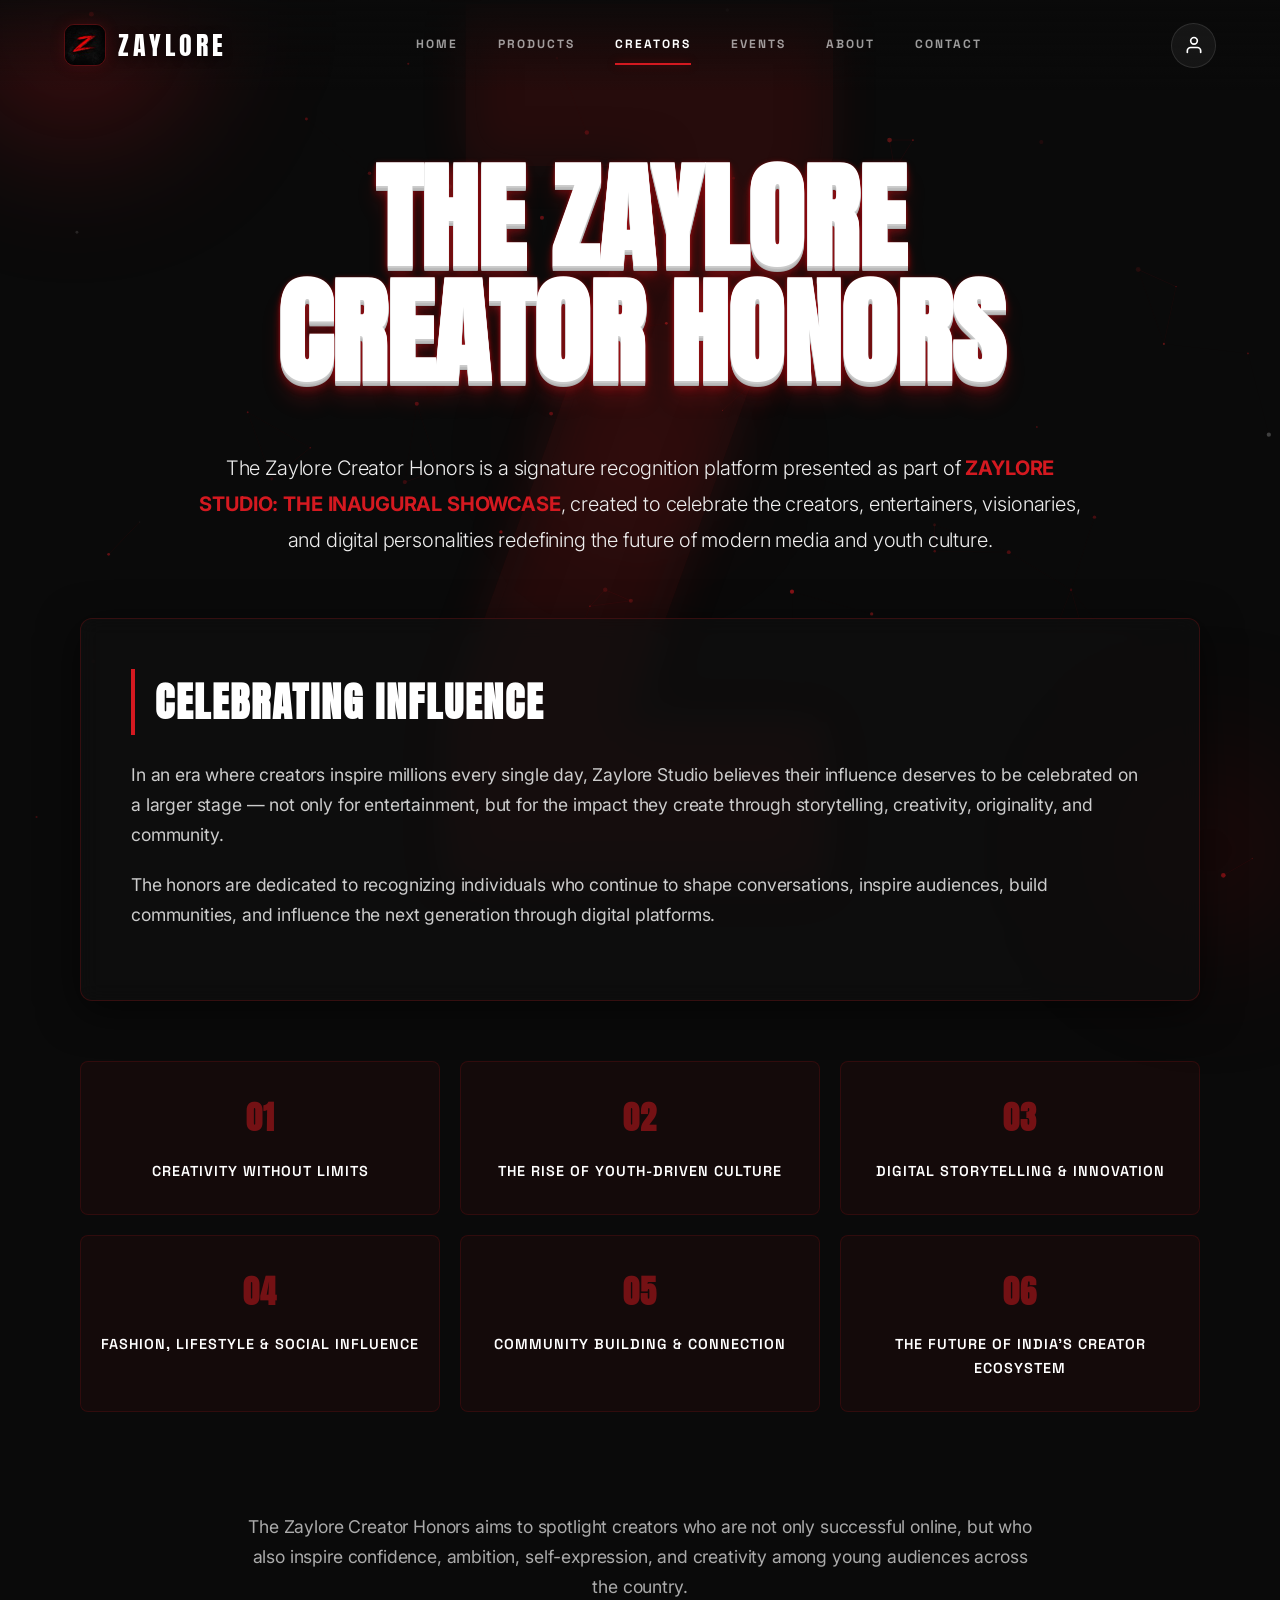
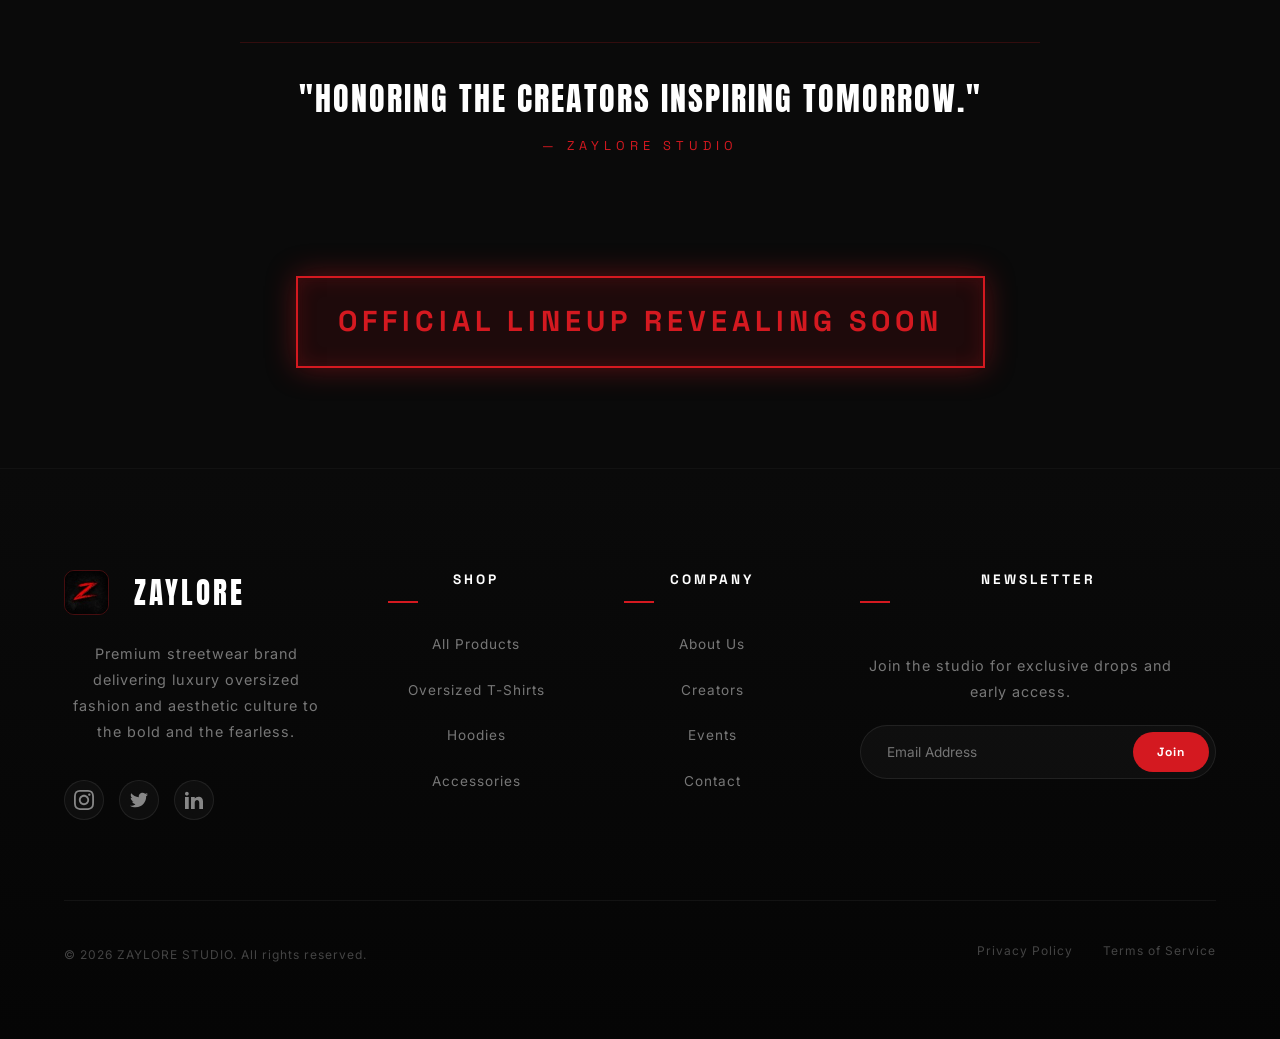
<file: creators.html>
<!DOCTYPE html>
<html lang="en">

<head>
    <meta charset="UTF-8">
    <meta name="viewport" content="width=device-width, initial-scale=1.0">
    <title>Creators | Zaylore Studio | Influencers & Brand Ambassadors</title>
    <meta name="description"
        content="Meet the Zaylore Studio creators and brand ambassadors lineup. Discover the influencers and talent behind the premium streetwear clothing brand movement.">
    <meta name="keywords"
        content="Zaylore creators, brand ambassadors, influencers, Zaylore Studio team, clothing brand influencers, streetwear creators, aesthetic streetwear influencers">
    <meta name="author" content="PM Mohammed Waaiz">
    <meta name="robots" content="index, follow">
    <link rel="canonical" href="https://www.zaylorestudio.in/creators.html">
    <link rel="icon" href="img/logo-icon-sm.jpg" type="image/jpeg">

    <!-- Open Graph -->
    <meta property="og:type" content="website">
    <meta property="og:url" content="https://www.zaylorestudio.in/creators.html">
    <meta property="og:title" content="Creators | Zaylore Studio">
    <meta property="og:description"
        content="Meet the talented creators and brand ambassadors part of Zaylore Studio's premium clothing brand.">
    <meta property="og:site_name" content="Zaylore Studio">

    <!-- Twitter -->
    <meta name="twitter:card" content="summary">
    <meta name="twitter:site" content="@zaylorestudio">
    <meta name="twitter:creator" content="@md_waaizz">
    <meta name="twitter:title" content="Creators | Zaylore Studio">
    <meta name="twitter:description" content="Discover Zaylore Studio's creator and ambassador lineup.">

    <link rel="preconnect" href="https://fonts.googleapis.com">
    <link rel="preconnect" href="https://fonts.gstatic.com" crossorigin>
    <link
        href="https://fonts.googleapis.com/css2?family=Anton&family=Inter:wght@300;400;500;600;700&family=Space+Grotesk:wght@400;500;600;700&display=swap"
        rel="stylesheet">
    <link rel="stylesheet" href="styles.css">
    <style>
        /* ===== CREATORS PAGE STYLES ===== */
        .creators-page {
            overflow-x: hidden;
            height: 100vh;
            display: flex;
            flex-direction: column;
        }



        /* --- Creators Content --- */
        .creators-content {
            flex: 1;
            display: flex;
            flex-direction: column;
            align-items: center;
            justify-content: flex-start;
            padding: 160px 40px 100px;
            position: relative;
            z-index: 2;
            text-align: center;
            max-width: 1200px;
            margin: 0 auto;
        }

        .honors-intro {
            margin: 40px 0 60px;
            max-width: 900px;
        }

        .intro-text {
            font-family: 'Inter', sans-serif;
            font-size: 1.25rem;
            line-height: 1.8;
            color: #eee;
            font-weight: 300;
        }

        .intro-text strong {
            color: #d41920;
            font-weight: 700;
        }

        .honors-details {
            display: flex;
            flex-direction: column;
            gap: 60px;
            width: 100%;
        }

        .honors-card {
            background: rgba(15, 15, 15, 0.7);
            border: 1px solid rgba(212, 25, 32, 0.2);
            border-radius: 12px;
            padding: 50px;
            text-align: left;
            box-shadow: 0 10px 40px rgba(0, 0, 0, 0.6);
            backdrop-filter: blur(10px);
        }

        .card-heading {
            font-family: 'Anton', sans-serif;
            font-size: 2.5rem;
            color: #fff;
            margin-bottom: 25px;
            letter-spacing: 2px;
            border-left: 4px solid #d41920;
            padding-left: 20px;
        }

        .honors-card p {
            font-family: 'Inter', sans-serif;
            font-size: 1.1rem;
            color: #ccc;
            line-height: 1.7;
            margin-bottom: 20px;
        }

        .represents-grid {
            display: grid;
            grid-template-columns: repeat(3, 1fr);
            gap: 20px;
            width: 100%;
        }

        .rep-item {
            background: rgba(212, 25, 32, 0.05);
            border: 1px solid rgba(212, 25, 32, 0.15);
            padding: 30px 20px;
            border-radius: 8px;
            font-family: 'Space Grotesk', sans-serif;
            font-size: 0.9rem;
            font-weight: 600;
            text-transform: uppercase;
            letter-spacing: 1px;
            color: #fff;
            display: flex;
            flex-direction: column;
            align-items: center;
            gap: 15px;
            transition: all 0.3s ease;
        }

        .rep-item:hover {
            background: rgba(212, 25, 32, 0.1);
            border-color: #d41920;
            transform: translateY(-5px);
        }

        .rep-item span {
            font-family: 'Anton', sans-serif;
            font-size: 2rem;
            color: #d41920;
            opacity: 0.5;
        }

        .honors-vision {
            max-width: 800px;
            margin: 40px auto;
        }

        .honors-vision p {
            font-family: 'Inter', sans-serif;
            font-size: 1.1rem;
            color: #aaa;
            line-height: 1.7;
            margin-bottom: 40px;
        }

        .vision-quote {
            font-family: 'Anton', sans-serif;
            font-size: 2rem;
            color: #fff;
            letter-spacing: 2px;
            text-transform: uppercase;
            border-top: 1px solid rgba(212, 25, 32, 0.2);
            padding-top: 30px;
        }

        .vision-quote span {
            display: block;
            font-family: 'Space Grotesk', sans-serif;
            font-size: 0.8rem;
            color: #d41920;
            letter-spacing: 5px;
            margin-top: 10px;
        }

        @media (max-width: 900px) {
            .represents-grid {
                grid-template-columns: repeat(2, 1fr);
            }
            .creators-content {
                padding-top: 120px;
            }
        }

        @media (max-width: 600px) {
            .represents-grid {
                grid-template-columns: 1fr;
            }
            .card-heading {
                font-size: 2rem;
            }
            .vision-quote {
                font-size: 1.5rem;
            }
        }

        .creators-title {
            font-family: 'Anton', sans-serif;
            font-size: clamp(5rem, 12vw, 10rem);
            line-height: 1;
            color: #ffffff;
            margin-bottom: 20px;
            text-shadow:
                0 1px 0 #cccccc, 0 2px 0 #c9c9c9, 0 3px 0 #bbbbbb, 0 4px 0 #b9b9b9, 0 5px 0 #aaaaaa,
                0 6px 1px rgba(0, 0, 0, .1), 0 0 5px rgba(212, 25, 32, .2), 0 1px 3px rgba(212, 25, 32, .4),
                0 3px 5px rgba(212, 25, 32, .3), 0 5px 10px rgba(212, 25, 32, .3), 0 10px 10px rgba(212, 25, 32, .2),
                0 20px 20px rgba(212, 25, 32, .15);
            animation: glitch 3s infinite alternate;
            position: relative;
        }

        @keyframes glitch {
            0% {
                transform: translate(0) skew(0deg);
                text-shadow: 0 5px 10px rgba(212, 25, 32, .3);
            }

            10% {
                transform: translate(-2px, 1px) skew(-1deg);
                text-shadow: 4px 0 0 rgba(212, 25, 32, .8), -4px 0 0 rgba(0, 255, 255, .5);
            }

            20% {
                transform: translate(2px, -1px) skew(1deg);
                text-shadow: -4px 0 0 rgba(212, 25, 32, .8), 4px 0 0 rgba(0, 255, 255, .5);
            }

            30% {
                transform: translate(0) skew(0deg);
                text-shadow: 0 5px 10px rgba(212, 25, 32, .3);
            }

            100% {
                transform: translate(0) skew(0deg);
                text-shadow: 0 5px 10px rgba(212, 25, 32, .3);
            }
        }

        .announcement-text {
            font-family: 'Space Grotesk', sans-serif;
            font-size: clamp(1.5rem, 4vw, 3rem);
            font-weight: 700;
            color: #d41920;
            letter-spacing: 10px;
            text-transform: uppercase;
            margin-top: 20px;
            padding: 20px 40px;
            border: 2px solid #d41920;
            background: rgba(212, 25, 32, 0.1);
            backdrop-filter: blur(5px);
            box-shadow: 0 0 30px rgba(212, 25, 32, 0.4), inset 0 0 20px rgba(212, 25, 32, 0.2);
            animation: pulse 2s infinite alternate;
        }

        @keyframes pulse {
            0% {
                box-shadow: 0 0 20px rgba(212, 25, 32, 0.3), inset 0 0 10px rgba(212, 25, 32, 0.1);
            }

            100% {
                box-shadow: 0 0 50px rgba(212, 25, 32, 0.6), inset 0 0 30px rgba(212, 25, 32, 0.3);
            }
        }

        .sub-announcement {
            font-family: 'Inter', sans-serif;
            font-size: 1.2rem;
            color: #aaa;
            margin-top: 30px;
            max-width: 600px;
            line-height: 1.6;
        }

        .brand-watermark {
            position: fixed;
            top: 50%;
            left: 50%;
            transform: translate(-50%, -50%);
            font-family: 'Anton', sans-serif;
            font-size: 80vw;
            color: rgba(212, 25, 32, 0.04);
            z-index: 0;
            pointer-events: none;
            user-select: none;
            line-height: 1;
            text-shadow: 0 0 50px rgba(212, 25, 32, 0.1);
        }

        /* --- Footer --- */
        

        /* --- Responsive --- */
        @media (max-width: 900px) {
            .represents-grid {
                grid-template-columns: repeat(2, 1fr);
            }
            .creators-content {
                padding-top: 120px;
            }
            .announcement-text {
                padding: 15px 20px;
                letter-spacing: 5px;
            }
        }
    </style>

    <!-- Complete SEO Schema.org Structured Data -->
    <script type="application/ld+json">
    {
      "@context": "https://schema.org",
      "@type": "CollectionPage",
      "name": "Zaylore Studio Creators and Influencers",
      "url": "https://www.zaylorestudio.in/creators.html",
      "description": "Meet the creators, influencers, and brand ambassadors of Zaylore Studio.",
      "about": {
        "@type": "Organization",
        "name": "Zaylore Studio"
      }
    }
    </script>
</head>

<body class="creators-page">
    <!-- Particle canvas background -->
    <canvas id="particles-canvas"></canvas>

    <!-- Red glow overlays -->
    <div class="glow glow-1"></div>
    <div class="glow glow-2"></div>
    <div class="glow glow-3"></div>

    
    <!-- Navigation -->
    
    <!-- Navigation -->
    
    <!-- Navigation -->
    <nav id="main-nav">
        <div class="nav-container">
            <a href="index.html" class="nav-logo">
                <img src="img/logo-icon-sm.jpg" alt="Zaylore Logo">
                <span class="logo-text">ZAYLORE</span>
            </a>
            
            <div class="nav-links" id="nav-links">
                <a href="index.html" class="nav-link">Home</a>
                <a href="products.html" class="nav-link">Products</a>
                <a href="creators.html" class="nav-link active">Creators</a>
                <a href="events.html" class="nav-link">Events</a>
                <a href="about.html" class="nav-link">About</a>
                <a href="contact.html" class="nav-link">Contact</a>
            </div>

            <div class="nav-right">
                <a href="account.html" class="nav-action mobile-visible" aria-label="Account">
                    <svg viewBox="0 0 24 24" fill="none" stroke="currentColor" stroke-width="2" stroke-linecap="round" stroke-linejoin="round"><path d="M20 21v-2a4 4 0 0 0-4-4H8a4 4 0 0 0-4 4v2"></path><circle cx="12" cy="7" r="4"></circle></svg>
                </a>
                <div class="hamburger" id="hamburger">
                    <span></span>
                    <span></span>
                    <span></span>
                </div>
            </div>
        </div>
    </nav>




    <!-- Brand Watermark -->
    <div class="brand-watermark">Z</div>

    <!-- Main Content -->
    <main class="creators-content">
        <h1 class="creators-title" style="font-size: clamp(3.5rem, 9vw, 8rem);">THE ZAYLORE<br>CREATOR HONORS</h1>
        
        <div class="honors-intro">
            <p class="intro-text">
                The Zaylore Creator Honors is a signature recognition platform presented as part of <strong>ZAYLORE STUDIO: THE INAUGURAL SHOWCASE</strong>, created to celebrate the creators, entertainers, visionaries, and digital personalities redefining the future of modern media and youth culture.
            </p>
        </div>

        <section class="honors-details">
            <div class="honors-card">
                <h2 class="card-heading">CELEBRATING INFLUENCE</h2>
                <p>In an era where creators inspire millions every single day, Zaylore Studio believes their influence deserves to be celebrated on a larger stage — not only for entertainment, but for the impact they create through storytelling, creativity, originality, and community.</p>
                <p>The honors are dedicated to recognizing individuals who continue to shape conversations, inspire audiences, build communities, and influence the next generation through digital platforms.</p>
            </div>

            <div class="represents-grid">
                <div class="rep-item"><span>01</span> Creativity without limits</div>
                <div class="rep-item"><span>02</span> The rise of youth-driven culture</div>
                <div class="rep-item"><span>03</span> Digital storytelling & innovation</div>
                <div class="rep-item"><span>04</span> Fashion, lifestyle & social influence</div>
                <div class="rep-item"><span>05</span> Community building & connection</div>
                <div class="rep-item"><span>06</span> The future of India’s creator ecosystem</div>
            </div>

            <div class="honors-vision">
                <p>The Zaylore Creator Honors aims to spotlight creators who are not only successful online, but who also inspire confidence, ambition, self-expression, and creativity among young audiences across the country.</p>
                <div class="vision-quote">
                    "Honoring the creators inspiring tomorrow."
                    <span>— Zaylore Studio</span>
                </div>
            </div>
        </section>

        <div class="announcement-text" style="margin-top: 80px; font-size: clamp(1rem, 2.5vw, 1.8rem); letter-spacing: 5px;">
            OFFICIAL LINEUP REVEALING SOON
        </div>
    </main>

    

    <script src="script.js"></script>

    <script src="https://cdn.botpress.cloud/webchat/v3.6/inject.js"></script>
    <script>
        window.botpress.init({
            "botId": "0712ab3f-9d30-4ddb-88c9-62ba531226bb",
            "clientId": "a3cb76b2-5c9e-48f0-852a-644c5bd0e3d0",
            "configuration": {
                "botName": "Zaylore Assistant",
                "color": "#d41920", "themeMode": "dark",
                "website": {},
                "email": {},
                "phone": {},
                "termsOfService": {},
                "privacyPolicy": {}
            }
        });
    </script>
    <!-- Footer -->
    <footer id="main-footer">
        <div class="footer-grid">
            <div class="footer-col-brand">
                <a href="index.html" class="footer-logo-wrap">
                    <img src="img/logo-icon-sm.jpg" alt="Zaylore Studio" class="footer-logo-img">
                    <span class="footer-brand-name">ZAYLORE</span>
                </a>
                <p class="footer-desc">Premium streetwear brand delivering luxury oversized fashion and aesthetic culture to the bold and the fearless.</p>
                <div class="footer-socials">
                    <a href="#" class="social-btn" aria-label="Instagram">
                        <svg width="20" height="20" fill="currentColor" viewBox="0 0 24 24"><path d="M12 2.163c3.204 0 3.584.012 4.85.07 3.252.148 4.771 1.691 4.919 4.919.058 1.265.069 1.645.069 4.849 0 3.205-.012 3.584-.069 4.849-.149 3.225-1.664 4.771-4.919 4.919-1.266.058-1.644.07-4.85.07-3.204 0-3.584-.012-4.849-.07-3.26-.149-4.771-1.699-4.919-4.92-.058-1.265-.07-1.644-.07-4.849 0-3.204.013-3.583.07-4.849.149-3.227 1.664-4.771 4.919-4.919 1.266-.057 1.645-.069 4.849-.069zm0-2.163c-3.259 0-3.667.014-4.947.072-4.358.2-6.78 2.618-6.98 6.98-.059 1.281-.073 1.689-.073 4.948 0 3.259.014 3.668.072 4.948.2 4.358 2.618 6.78 6.98 6.98 1.281.058 1.689.072 4.948.072 3.259 0 3.668-.014 4.948-.072 4.354-.2 6.782-2.618 6.979-6.98.059-1.28.073-1.689.073-4.948 0-3.259-.014-3.667-.072-4.947-.196-4.354-2.617-6.78-6.979-6.98-1.281-.059-1.69-.073-4.949-.073zm0 5.838c-3.403 0-6.162 2.759-6.162 6.162s2.759 6.163 6.162 6.163 6.162-2.759 6.162-6.163c0-3.403-2.759-6.162-6.162-6.162zm0 10.162c-2.209 0-4-1.79-4-4 0-2.209 1.791-4 4-4s4 1.791 4 4c0 2.21-1.791 4-4 4zm6.406-11.845c-.796 0-1.441.645-1.441 1.44s.645 1.44 1.441 1.44c.795 0 1.439-.645 1.439-1.44s-.644-1.44-1.439-1.44z"/></svg>
                    </a>
                    <a href="#" class="social-btn" aria-label="Twitter">
                        <svg width="18" height="18" fill="currentColor" viewBox="0 0 24 24"><path d="M24 4.557c-.883.392-1.832.656-2.828.775 1.017-.609 1.798-1.574 2.165-2.724-.951.564-2.005.974-3.127 1.195-.897-.957-2.178-1.555-3.594-1.555-3.179 0-5.515 2.966-4.797 6.045-4.091-.205-7.719-2.165-10.148-5.144-1.29 2.213-.669 5.108 1.523 6.574-.806-.026-1.566-.247-2.229-.616-.054 2.281 1.581 4.415 3.949 4.89-.693.188-1.452.232-2.224.084.626 1.956 2.444 3.379 4.6 3.419-2.07 1.623-4.678 2.348-7.29 2.04 2.179 1.397 4.768 2.212 7.548 2.212 9.142 0 14.307-7.721 13.995-14.646.962-.695 1.797-1.562 2.457-2.549z"/></svg>
                    </a>
                    <a href="#" class="social-btn" aria-label="LinkedIn">
                        <svg width="18" height="18" fill="currentColor" viewBox="0 0 24 24"><path d="M4.98 3.5c0 1.381-1.11 2.5-2.48 2.5s-2.48-1.119-2.48-2.5c0-1.38 1.11-2.5 2.48-2.5s2.48 1.12 2.48 2.5zm.02 4.5h-5v16h5v-16zm7.982 0h-4.968v16h4.969v-8.399c0-4.67 6.029-5.052 6.029 0v8.399h4.988v-10.131c0-7.88-8.922-7.593-11.018-3.714v-2.155z"/></svg>
                    </a>
                </div>
            </div>

            <div class="footer-col">
                <h4 class="footer-col-title">Shop</h4>
                <ul class="footer-menu">
                    <li><a href="products.html" class="footer-menu-link">All Products</a></li>
                    <li><a href="products.html#oversized" class="footer-menu-link">Oversized T-Shirts</a></li>
                    <li><a href="products.html#hoodies" class="footer-menu-link">Hoodies</a></li>
                    <li><a href="products.html#accessories" class="footer-menu-link">Accessories</a></li>
                </ul>
            </div>

            <div class="footer-col">
                <h4 class="footer-col-title">Company</h4>
                <ul class="footer-menu">
                    <li><a href="about.html" class="footer-menu-link">About Us</a></li>
                    <li><a href="creators.html" class="footer-menu-link">Creators</a></li>
                    <li><a href="events.html" class="footer-menu-link">Events</a></li>
                    <li><a href="contact.html" class="footer-menu-link">Contact</a></li>
                </ul>
            </div>

            <div class="footer-col-newsletter">
                <h4 class="footer-col-title">Newsletter</h4>
                <p class="footer-desc">Join the studio for exclusive drops and early access.</p>
                <form class="newsletter-form">
                    <input type="email" placeholder="Email Address" class="newsletter-input" required>
                    <button type="submit" class="newsletter-btn">Join</button>
                </form>
            </div>
        </div>

        <div class="footer-bottom">
            <p class="copyright">&copy; 2026 ZAYLORE STUDIO. All rights reserved.</p>
            <div class="footer-legal">
                <a href="privacy.html" class="legal-link">Privacy Policy</a>
                <a href="terms.html" class="legal-link">Terms of Service</a>
            </div>
        </div>
    </footer>


</body>

</html>
</file>
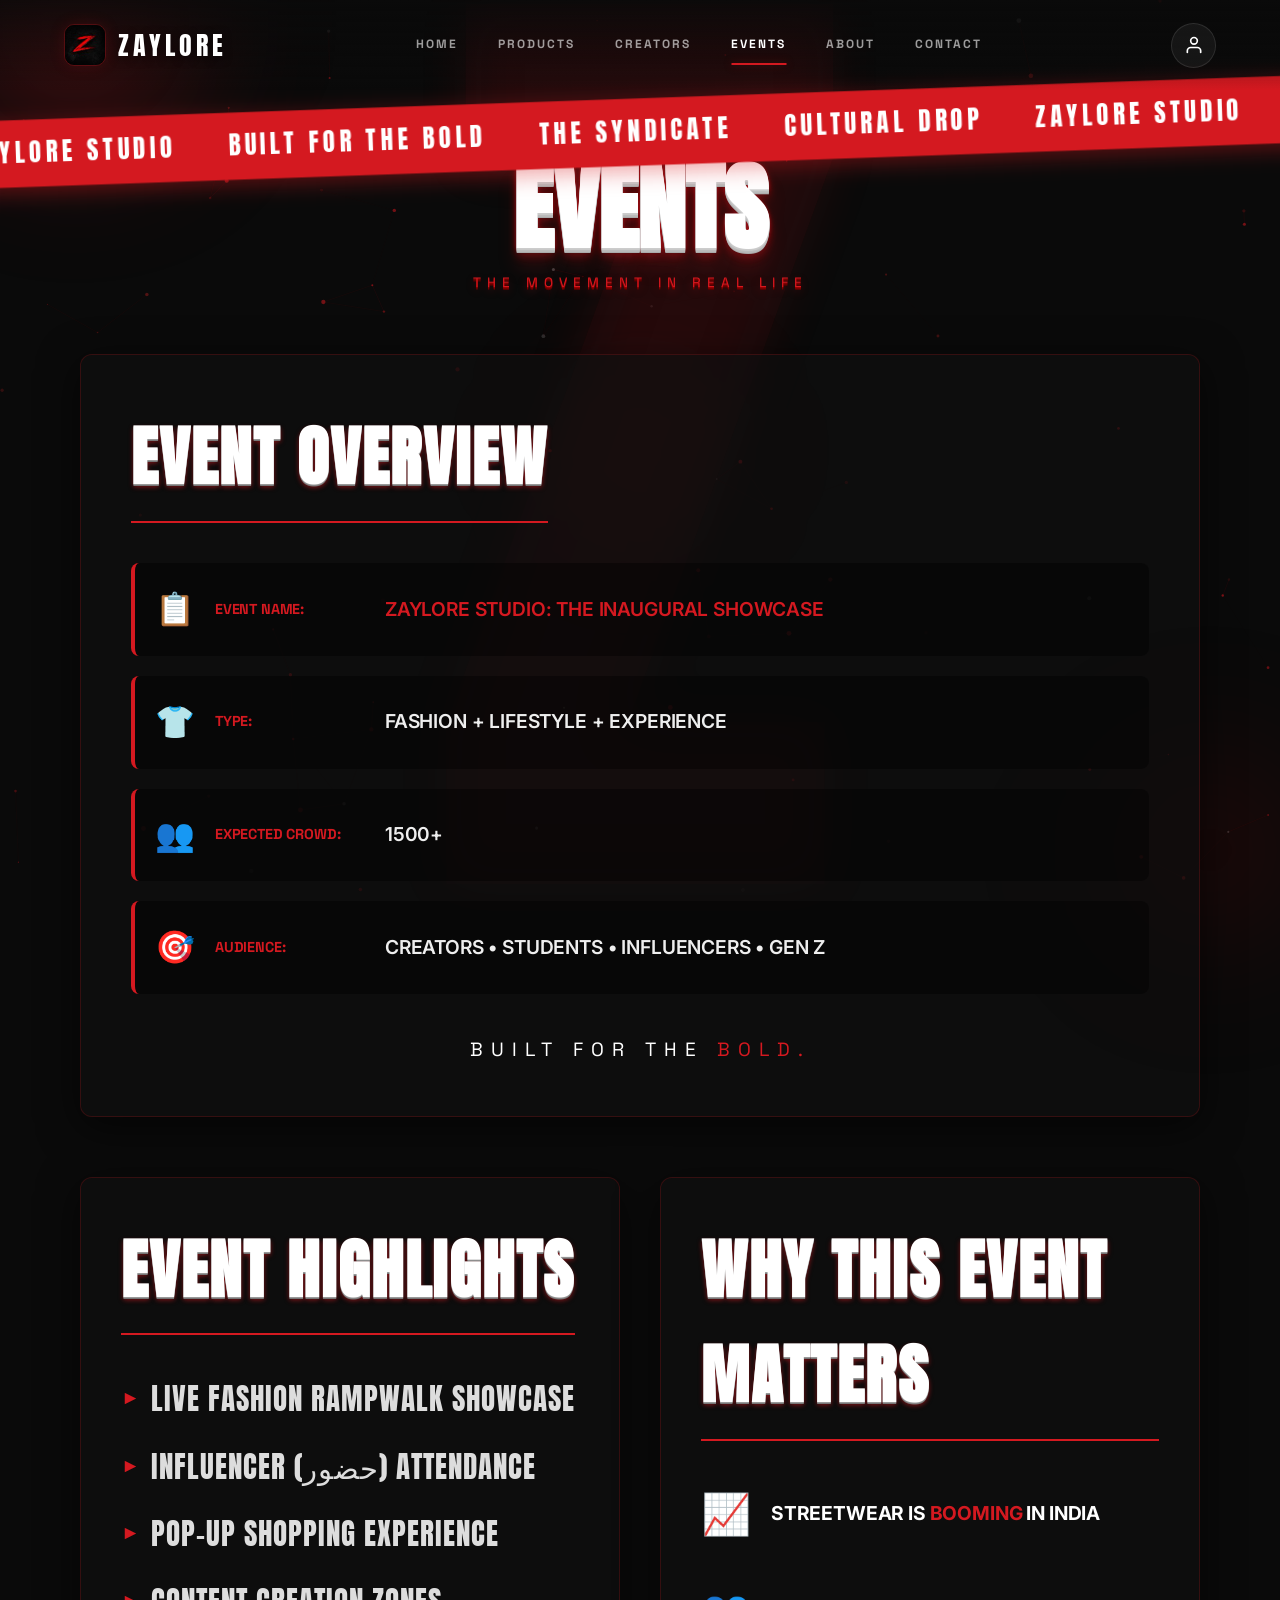
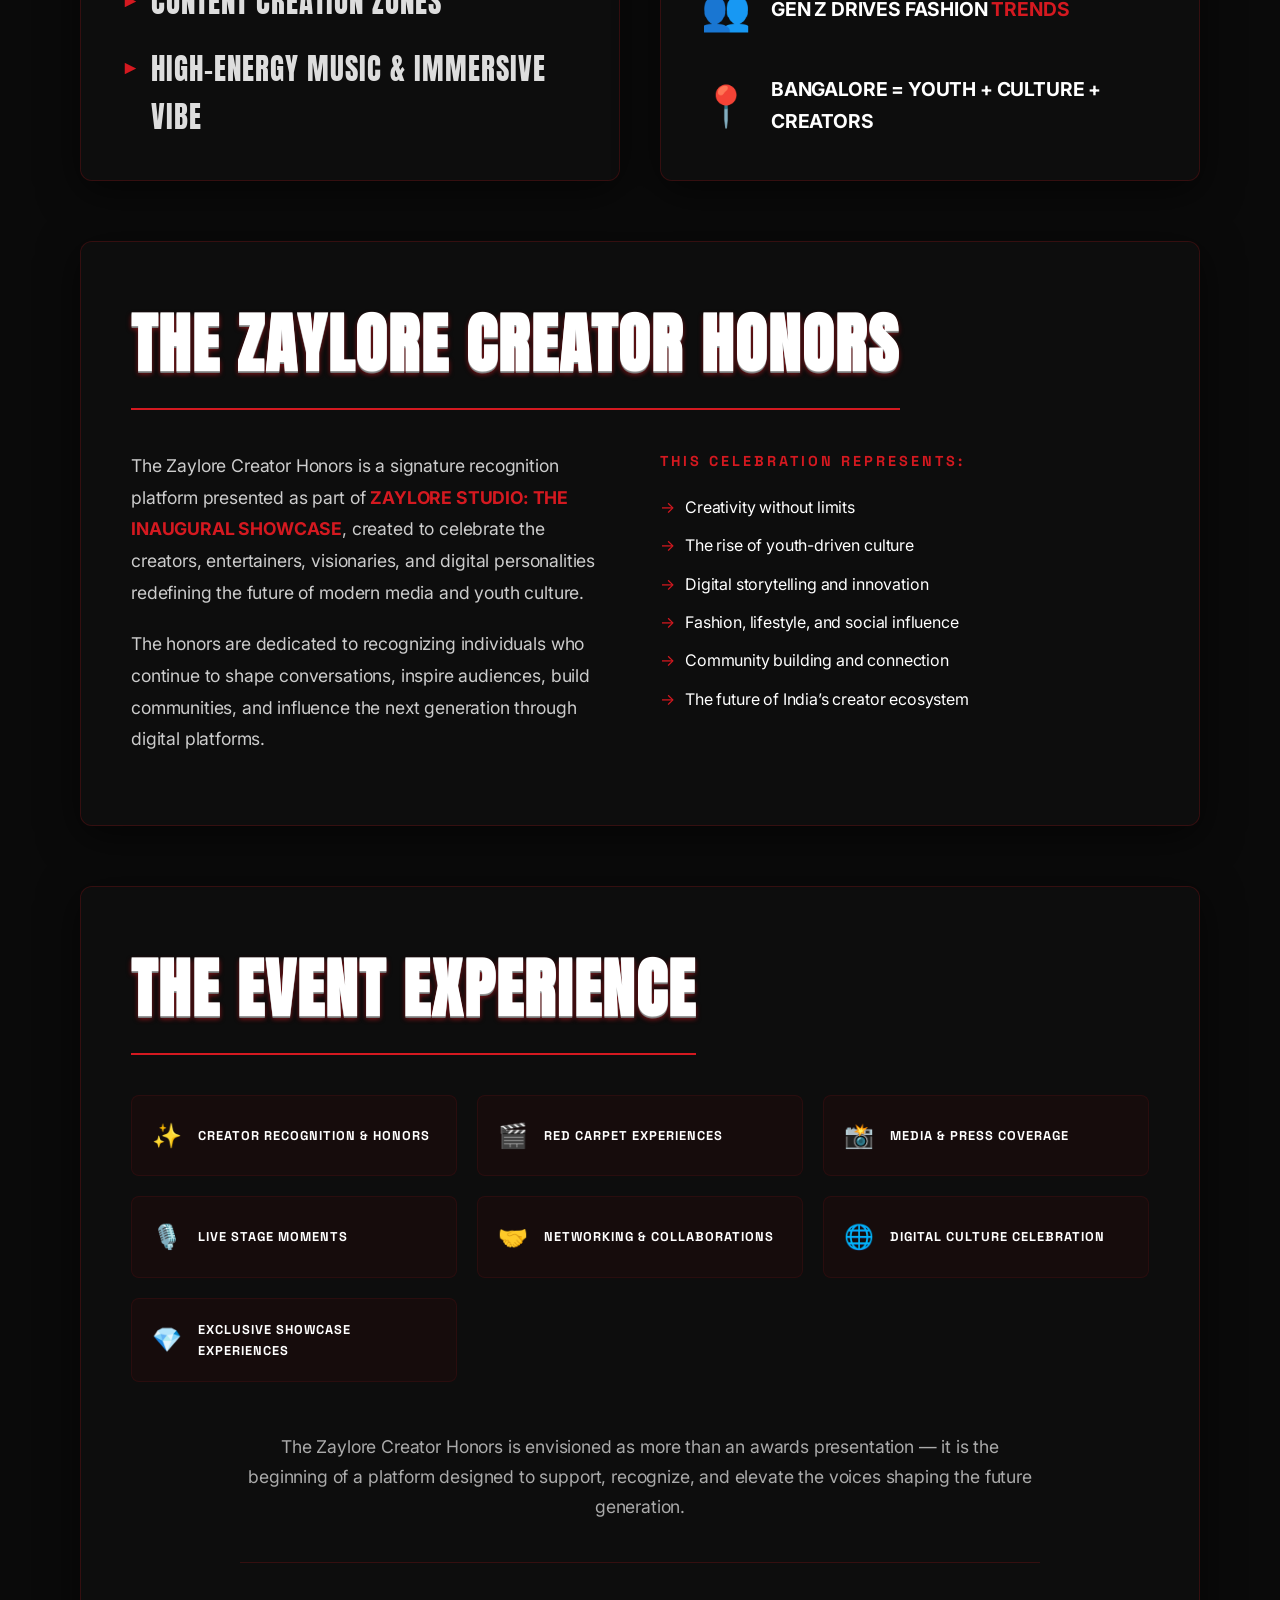
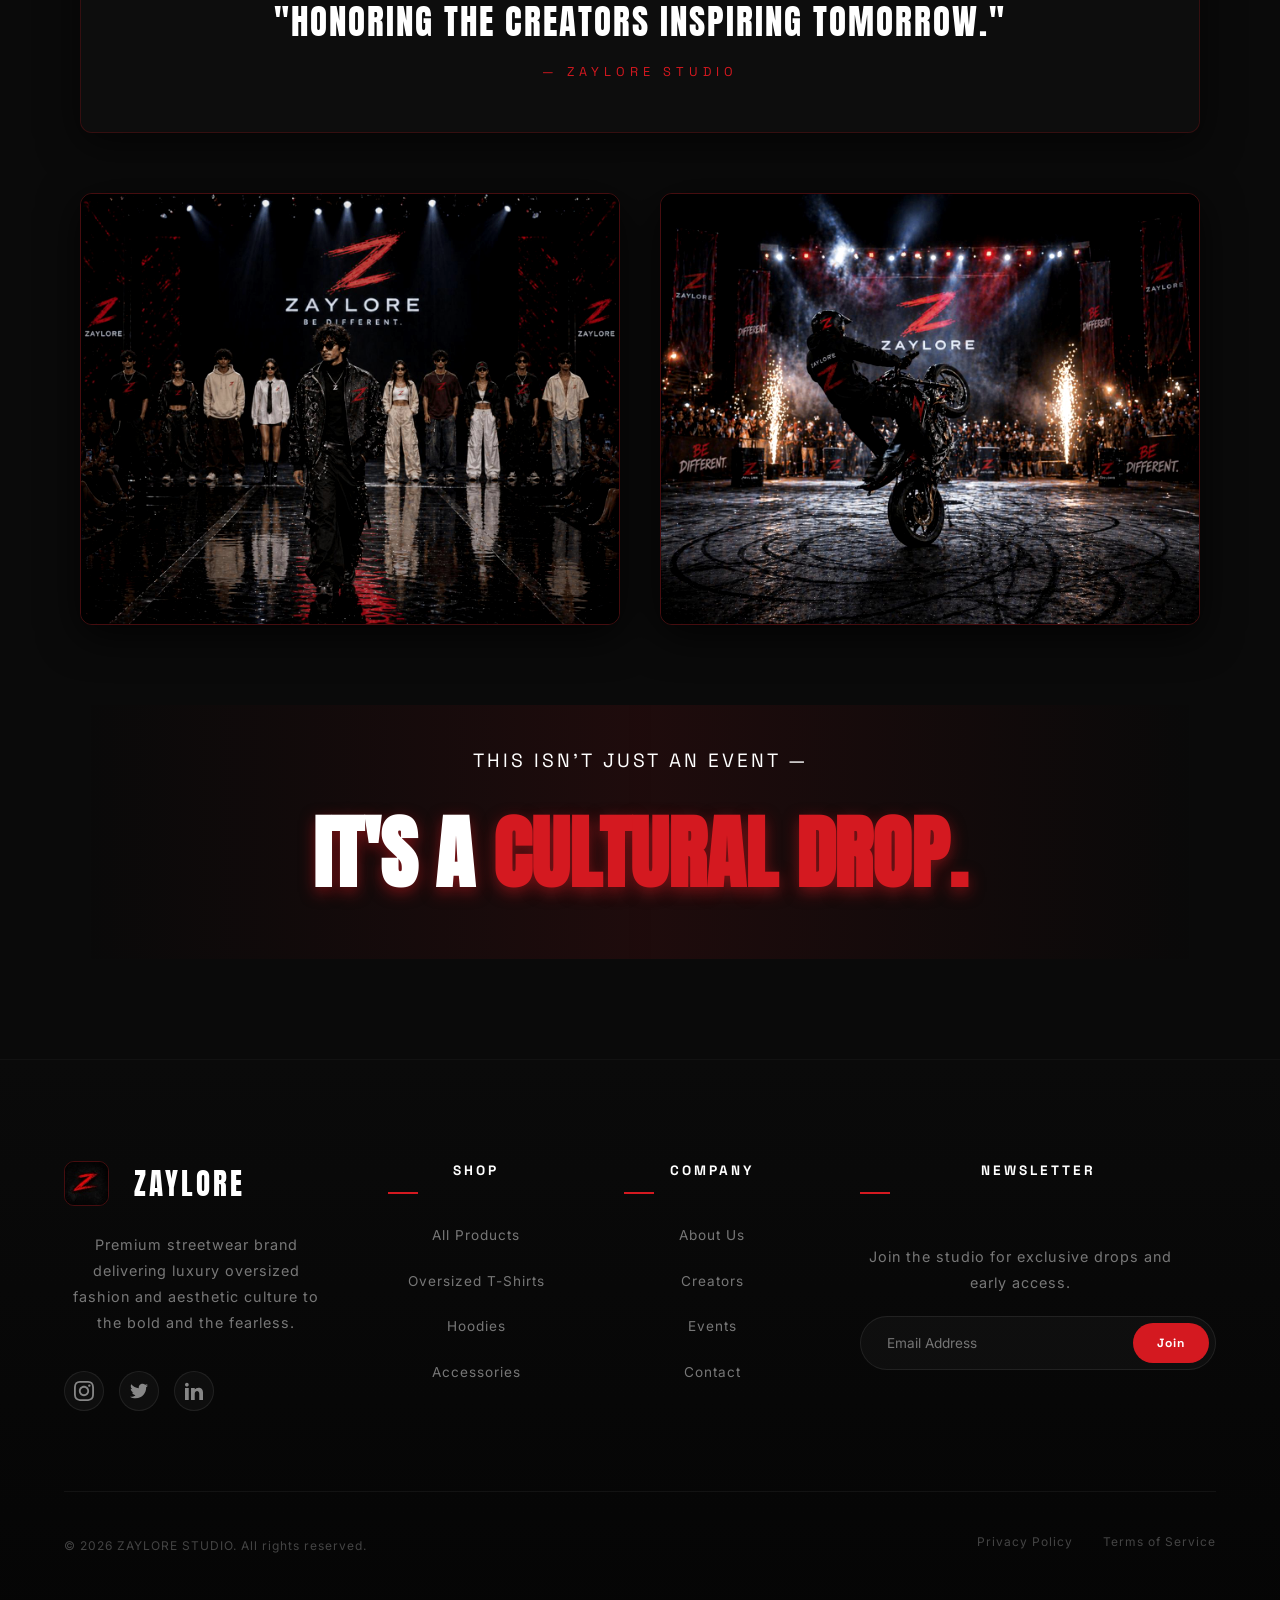
<file: events.html>
<!DOCTYPE html>
<html lang="en">

<head>
    <meta charset="UTF-8">
    <meta name="viewport" content="width=device-width, initial-scale=1.0">
    <title>Zaylore Studio Events | Premium Streetwear Brand Activations</title>
    <meta name="description"
        content="Experience Zaylore Studio's cultural drops, streetwear events, and premium brand activations. Join PM Mohammed Waaiz and the creator community.">
    <meta name="keywords"
        content="Zaylore events, streetwear events India, fashion brand activations, clothing brand events, streetwear movement, Zaylore Studio activities, PM Mohammed Waaiz events">
    <meta name="author" content="PM Mohammed Waaiz">
    <meta name="robots" content="index, follow">
    <link rel="canonical" href="https://www.zaylorestudio.in/events.html">
    <link rel="icon" href="img/logo-icon-sm.jpg" type="image/jpeg">

    <!-- Open Graph -->
    <meta property="og:type" content="website">
    <meta property="og:url" content="https://www.zaylorestudio.in/events.html">
    <meta property="og:title" content="Zaylore Studio Events | Premium Streetwear Activations">
    <meta property="og:description"
        content="Experience Zaylore Studio's cultural drops, streetwear events, and premium brand activations.">
    <meta property="og:site_name" content="Zaylore Studio">

    <!-- Twitter -->
    <meta name="twitter:card" content="summary">
    <meta name="twitter:site" content="@zaylorestudio">
    <meta name="twitter:creator" content="@md_waaizz">
    <meta name="twitter:title" content="Zaylore Studio Events">
    <meta name="twitter:description" content="Experience Zaylore Studio's cultural drops, streetwear events, and premium brand activations.">

    <link rel="preconnect" href="https://fonts.googleapis.com">
    <link rel="preconnect" href="https://fonts.gstatic.com" crossorigin>
    <link
        href="https://fonts.googleapis.com/css2?family=Anton&family=Inter:wght@300;400;500;600;700&family=Space+Grotesk:wght@400;500;600;700&display=swap"
        rel="stylesheet">
    <link rel="stylesheet" href="styles.css">
    <style>
        /* ===== EVENTS PAGE STYLES ===== */
        .events-page {
            overflow-x: hidden;
        }



        /* --- Header --- */
        .events-header {
            position: relative;
            padding: 160px 40px 60px;
            text-align: center;
            z-index: 2;
        }

        .events-title {
            font-family: 'Anton', sans-serif;
            font-size: clamp(4rem, 8vw, 6rem);
            line-height: 1;
            color: #ffffff;
            margin-bottom: 16px;
            opacity: 0;
            transform: translateY(20px);
            animation: fadeUp 1s ease forwards;
            text-shadow:
                0 1px 0 #cccccc, 0 2px 0 #c9c9c9, 0 3px 0 #bbbbbb, 0 4px 0 #b9b9b9, 0 5px 0 #aaaaaa,
                0 6px 1px rgba(0, 0, 0, .1), 0 0 5px rgba(212, 25, 32, .2), 0 1px 3px rgba(212, 25, 32, .4),
                0 3px 5px rgba(212, 25, 32, .3), 0 5px 10px rgba(212, 25, 32, .3), 0 10px 10px rgba(212, 25, 32, .2),
                0 20px 20px rgba(212, 25, 32, .15);
        }

        .events-subtitle {
            font-family: 'Space Grotesk', sans-serif;
            font-size: 0.85rem;
            letter-spacing: 6px;
            color: #d41920;
            opacity: 0;
            transform: translateY(20px);
            animation: fadeUp 1s ease 0.3s forwards;
            text-shadow: 0 1px 0 #900, 0 2px 0 #700, 0 3px 0 #500, 0 4px 10px rgba(212, 25, 32, 0.4);
        }

        /* --- Events Text Content --- */
        .events-content-wrapper {
            max-width: 1200px;
            margin: 0 auto;
            padding: 0 40px 100px;
            position: relative;
            z-index: 2;
            display: flex;
            flex-direction: column;
            gap: 60px;
            opacity: 0;
            transform: translateY(30px);
            animation: fadeUp 1s ease 0.5s forwards;
        }

        .event-section {
            background: rgba(15, 15, 15, 0.7);
            border: 1px solid rgba(212, 25, 32, 0.2);
            border-radius: 12px;
            padding: 50px;
            box-shadow: 0 10px 40px rgba(0, 0, 0, 0.6);
            backdrop-filter: blur(10px);
        }

        .section-heading {
            font-family: 'Anton', sans-serif;
            font-size: 4rem;
            color: #fff;
            margin-bottom: 40px;
            text-shadow: 0 1px 0 #999, 0 2px 0 #777, 0 3px 5px rgba(212, 25, 32, 0.6);
            letter-spacing: 2px;
            border-bottom: 2px solid #d41920;
            padding-bottom: 10px;
            display: inline-block;
        }

        .info-grid {
            display: grid;
            grid-template-columns: 1fr;
            gap: 20px;
        }

        .info-card {
            display: flex;
            align-items: center;
            gap: 20px;
            padding: 20px;
            background: rgba(0, 0, 0, 0.4);
            border-radius: 8px;
            border-left: 4px solid #d41920;
        }

        .info-icon {
            font-size: 2rem;
        }

        .info-label {
            font-family: 'Space Grotesk', sans-serif;
            font-size: 0.9rem;
            color: #d41920;
            font-weight: 700;
            min-width: 150px;
        }

        .info-value {
            font-family: 'Inter', sans-serif;
            font-size: 1.2rem;
            color: #eee;
            font-weight: 600;
        }

        .text-red {
            color: #d41920;
        }

        .bold-motto {
            font-family: 'Space Grotesk', sans-serif;
            font-size: 1.2rem;
            text-align: center;
            margin-top: 40px;
            letter-spacing: 8px;
            color: #fff;
        }

        .details-split {
            display: grid;
            grid-template-columns: 1fr 1fr;
            gap: 40px;
            padding: 0;
            background: transparent;
            border: none;
            box-shadow: none;
            backdrop-filter: none;
        }

        .highlights-box,
        .matters-box {
            background: rgba(15, 15, 15, 0.7);
            border: 1px solid rgba(212, 25, 32, 0.2);
            border-radius: 12px;
            padding: 40px;
            box-shadow: 0 10px 40px rgba(0, 0, 0, 0.6);
        }

        .highlights-list {
            list-style: none;
            padding: 0;
            display: flex;
            flex-direction: column;
            gap: 20px;
            margin: 0;
        }

        .highlights-list li {
            font-family: 'Anton', sans-serif;
            font-size: 1.8rem;
            color: #ddd;
            padding-left: 30px;
            position: relative;
            letter-spacing: 1px;
        }

        .highlights-list li::before {
            content: '►';
            position: absolute;
            left: 0;
            color: #d41920;
            font-size: 1.2rem;
            top: 5px;
        }

        .matters-list {
            display: flex;
            flex-direction: column;
            gap: 30px;
        }

        .matter-item {
            display: flex;
            align-items: center;
            gap: 20px;
        }

        .matter-icon {
            font-size: 2.5rem;
            color: #d41920;
        }

        .matter-item p {
            font-family: 'Inter', sans-serif;
            font-size: 1.2rem;
            color: #fff;
            font-weight: 700;
            margin: 0;
            text-transform: uppercase;
        }

        .cultural-drop {
            text-align: center;
            margin-top: 20px;
            padding: 40px;
            background: linear-gradient(90deg, transparent, rgba(212, 25, 32, 0.1), transparent);
        }

        .cultural-drop p {
            font-family: 'Space Grotesk', sans-serif;
            font-size: 1.2rem;
            color: #fff;
            letter-spacing: 3px;
            margin: 0;
        }

        .cultural-title {
            font-family: 'Anton', sans-serif;
            font-size: 5rem;
            color: #fff;
            margin-top: 10px;
            text-shadow: 0 5px 15px rgba(212, 25, 32, 0.5);
        }

        .event-gallery {
            display: grid;
            grid-template-columns: 1fr 1fr;
            gap: 40px;
        }

        .event-image-wrapper {
            position: relative;
            border-radius: 12px;
            overflow: hidden;
            border: 1px solid rgba(212, 25, 32, 0.3);
            box-shadow: 0 10px 40px rgba(0, 0, 0, 0.8);
            transition: transform 0.4s ease, box-shadow 0.4s ease, border-color 0.4s ease;
        }

        .event-image-wrapper:hover {
            transform: translateY(-10px);
            box-shadow: 0 20px 50px rgba(212, 25, 32, 0.4);
            border-color: #d41920;
        }

        .event-image-wrapper img {
            width: 100%;
            height: 100%;
            object-fit: cover;
            display: block;
            filter: grayscale(20%) contrast(110%);
            transition: filter 0.4s ease, transform 0.8s ease;
        }

        .event-image-wrapper:hover img {
            filter: grayscale(0%) contrast(120%);
            transform: scale(1.05);
        }

        .honors-grid {
            display: grid;
            grid-template-columns: 1fr 1fr;
            gap: 40px;
            text-align: left;
        }

        .honors-text p {
            font-family: 'Inter', sans-serif;
            font-size: 1.1rem;
            line-height: 1.8;
            color: #ccc;
            margin-bottom: 20px;
        }

        .honors-text strong {
            color: #d41920;
        }

        .sub-heading {
            font-family: 'Space Grotesk', sans-serif;
            font-size: 0.9rem;
            color: #d41920;
            letter-spacing: 3px;
            margin-bottom: 20px;
            text-transform: uppercase;
        }

        .represents-list {
            list-style: none;
            padding: 0;
            display: flex;
            flex-direction: column;
            gap: 12px;
        }

        .represents-list li {
            font-family: 'Inter', sans-serif;
            font-size: 1rem;
            color: #fff;
            padding-left: 25px;
            position: relative;
        }

        .represents-list li::before {
            content: '→';
            position: absolute;
            left: 0;
            color: #d41920;
        }

        .experience-grid {
            display: grid;
            grid-template-columns: repeat(auto-fit, minmax(250px, 1fr));
            gap: 20px;
            margin-bottom: 50px;
        }

        .exp-item {
            background: rgba(212, 25, 32, 0.05);
            border: 1px solid rgba(212, 25, 32, 0.1);
            padding: 20px;
            border-radius: 8px;
            font-family: 'Space Grotesk', sans-serif;
            font-size: 0.8rem;
            font-weight: 700;
            color: #fff;
            letter-spacing: 1px;
            display: flex;
            align-items: center;
            gap: 15px;
            transition: all 0.3s ease;
        }

        .exp-item:hover {
            border-color: #d41920;
            background: rgba(212, 25, 32, 0.1);
            transform: translateY(-5px);
        }

        .exp-item span {
            font-size: 1.5rem;
        }

        .vision-statement {
            max-width: 800px;
            margin: 0 auto;
            text-align: center;
        }

        .vision-statement p {
            font-family: 'Inter', sans-serif;
            font-size: 1.1rem;
            color: #aaa;
            line-height: 1.7;
            margin-bottom: 40px;
        }

        .vision-quote {
            font-family: 'Anton', sans-serif;
            font-size: 2.2rem;
            color: #fff;
            letter-spacing: 2px;
            text-transform: uppercase;
            border-top: 1px solid rgba(212, 25, 32, 0.2);
            padding-top: 30px;
        }

        .vision-quote span {
            display: block;
            font-family: 'Space Grotesk', sans-serif;
            font-size: 0.8rem;
            color: #d41920;
            letter-spacing: 5px;
            margin-top: 10px;
        }

        /* --- Brand Elements --- */
        .events-marquee {
            width: 100%;
            background: #d41920;
            padding: 12px 0;
            overflow: hidden;
            position: absolute;
            top: 100px;
            left: 0;
            z-index: 10;
            box-shadow: 0 5px 20px rgba(212, 25, 32, 0.4);
            transform: rotate(-2deg) scale(1.05);
        }

        .marquee-track {
            display: flex;
            gap: 50px;
            white-space: nowrap;
            animation: marqueeScroll 15s linear infinite;
        }

        .marquee-track span {
            font-family: 'Anton', sans-serif;
            font-size: 1.5rem;
            color: #fff;
            letter-spacing: 4px;
        }

        @keyframes marqueeScroll {
            0% {
                transform: translateX(0);
            }

            100% {
                transform: translateX(-50%);
            }
        }

        .brand-watermark {
            position: fixed;
            top: 50%;
            left: 50%;
            transform: translate(-50%, -50%);
            font-family: 'Anton', sans-serif;
            font-size: 80vw;
            color: rgba(212, 25, 32, 0.03);
            z-index: 0;
            pointer-events: none;
            user-select: none;
            line-height: 1;
            text-shadow: 0 0 50px rgba(212, 25, 32, 0.1);
        }

        /* --- Footer --- */
        

        /* --- Reveal Animation --- */
        @keyframes fadeUp {
            to {
                opacity: 1;
                transform: translateY(0);
            }
        }

        .reveal.visible {
            animation: fadeUp 0.8s ease forwards;
        }

        /* --- Responsive --- */
        @media (max-width: 900px) {
            .honors-grid {
                grid-template-columns: 1fr;
                text-align: center;
            }

            .represents-list {
                align-items: center;
            }

            .details-split {
                grid-template-columns: 1fr;
            }

            .event-gallery {
                grid-template-columns: 1fr;
                gap: 30px;
            }

            .info-card {
                flex-direction: column;
                text-align: center;
                gap: 10px;
            }

            .info-label {
                min-width: auto;
            }

            .section-heading {
                font-size: 3rem;
            }

            .cultural-title {
                font-size: 3.5rem;
            }

            .events-header {
                padding: 120px 20px 20px;
            }

            .events-content-wrapper {
                padding: 0 20px 60px;
            }
        }


    </style>

    <!-- Complete SEO Schema.org Structured Data -->
    <script type="application/ld+json">
    {
      "@context": "https://schema.org",
      "@type": "Event",
      "name": "Zaylore Studio: The Inaugural Showcase",
      "startDate": "2026-08-23T11:00",
      "eventAttendanceMode": "https://schema.org/OfflineEventAttendanceMode",
      "eventStatus": "https://schema.org/EventScheduled",
      "location": {
        "@type": "Place",
        "name": "Bangalore",
        "address": {
          "@type": "PostalAddress",
          "addressLocality": "Bangalore",
          "addressCountry": "IN"
        }
      },
      "image": [
        "https://www.zaylorestudio.in/img/logo-full.jpg"
      ],
      "description": "Live fashion rampwalk showcase, influencer attendance, pop-up shopping experience, and immersive vibe by premium streetwear brand Zaylore Studio.",
      "organizer": {
        "@type": "Organization",
        "name": "Zaylore Studio",
        "url": "https://www.zaylorestudio.in"
      }
    }
    </script>
</head>

<body class="events-page">
    <!-- Particle canvas background -->
    <canvas id="particles-canvas"></canvas>

    <!-- Red glow overlays -->
    <div class="glow glow-1"></div>
    <div class="glow glow-2"></div>
    <div class="glow glow-3"></div>

    
    <!-- Navigation -->
    
    <!-- Navigation -->
    
    <!-- Navigation -->
    <nav id="main-nav">
        <div class="nav-container">
            <a href="index.html" class="nav-logo">
                <img src="img/logo-icon-sm.jpg" alt="Zaylore Logo">
                <span class="logo-text">ZAYLORE</span>
            </a>
            
            <div class="nav-links" id="nav-links">
                <a href="index.html" class="nav-link">Home</a>
                <a href="products.html" class="nav-link">Products</a>
                <a href="creators.html" class="nav-link">Creators</a>
                <a href="events.html" class="nav-link active">Events</a>
                <a href="about.html" class="nav-link">About</a>
                <a href="contact.html" class="nav-link">Contact</a>
            </div>

            <div class="nav-right">
                <a href="account.html" class="nav-action mobile-visible" aria-label="Account">
                    <svg viewBox="0 0 24 24" fill="none" stroke="currentColor" stroke-width="2" stroke-linecap="round" stroke-linejoin="round"><path d="M20 21v-2a4 4 0 0 0-4-4H8a4 4 0 0 0-4 4v2"></path><circle cx="12" cy="7" r="4"></circle></svg>
                </a>
                <div class="hamburger" id="hamburger">
                    <span></span>
                    <span></span>
                    <span></span>
                </div>
            </div>
        </div>
    </nav>




    <!-- Brand Watermark -->
    <div class="brand-watermark">Z</div>

    <!-- Marquee Brand Element -->
    <div class="events-marquee">
        <div class="marquee-track">
            <span>ZAYLORE STUDIO</span>
            <span>BUILT FOR THE BOLD</span>
            <span>THE SYNDICATE</span>
            <span>CULTURAL DROP</span>
            <span>ZAYLORE STUDIO</span>
            <span>BUILT FOR THE BOLD</span>
            <span>THE SYNDICATE</span>
            <span>CULTURAL DROP</span>
            <span>ZAYLORE STUDIO</span>
            <span>BUILT FOR THE BOLD</span>
            <span>THE SYNDICATE</span>
            <span>CULTURAL DROP</span>
        </div>
    </div>

    <!-- Header -->
    <header class="events-header">
        <h1 class="events-title">EVENTS</h1>
        <p class="events-subtitle">THE MOVEMENT IN REAL LIFE</p>
    </header>

    <!-- Events Content -->
    <div class="events-content-wrapper">

        <!-- Event Overview (Image 4 Data) -->
        <section class="event-section overview-section">
            <h2 class="section-heading">EVENT OVERVIEW</h2>

            <div class="info-grid">
                <div class="info-card">
                    <span class="info-icon">📋</span>
                    <span class="info-label">EVENT NAME:</span>
                    <span class="info-value text-red">ZAYLORE STUDIO: THE INAUGURAL SHOWCASE</span>
                </div>
                <div class="info-card">
                    <span class="info-icon">👕</span>
                    <span class="info-label">TYPE:</span>
                    <span class="info-value">FASHION + LIFESTYLE + EXPERIENCE</span>
                </div>
                <div class="info-card">
                    <span class="info-icon">👥</span>
                    <span class="info-label">EXPECTED CROWD:</span>
                    <span class="info-value">1500+</span>
                </div>
                <div class="info-card">
                    <span class="info-icon">🎯</span>
                    <span class="info-label">AUDIENCE:</span>
                    <span class="info-value">CREATORS • STUDENTS • INFLUENCERS • GEN Z</span>
                </div>
            </div>

            <div class="bold-motto">
                BUILT FOR THE <span class="text-red">BOLD.</span>
            </div>
        </section>

        <!-- Event Details (Image 5 Data) -->
        <section class="event-section details-split">
            <!-- Highlights -->
            <div class="highlights-box">
                <h2 class="section-heading">EVENT HIGHLIGHTS</h2>
                <ul class="highlights-list">
                    <li>LIVE FASHION RAMPWALK SHOWCASE</li>
                    <li>INFLUENCER (حضور) ATTENDANCE</li>
                    <li>POP-UP SHOPPING EXPERIENCE</li>
                    <li>CONTENT CREATION ZONES</li>
                    <li>HIGH-ENERGY MUSIC & IMMERSIVE VIBE</li>
                </ul>
            </div>

            <!-- Why It Matters -->
            <div class="matters-box">
                <h2 class="section-heading">WHY THIS EVENT MATTERS</h2>
                <div class="matters-list">
                    <div class="matter-item">
                        <span class="matter-icon">📈</span>
                        <p>STREETWEAR IS <span class="text-red">BOOMING</span> IN INDIA</p>
                    </div>
                    <div class="matter-item">
                        <span class="matter-icon">👥</span>
                        <p>GEN Z DRIVES FASHION <span class="text-red">TRENDS</span></p>
                    </div>
                    <div class="matter-item">
                        <span class="matter-icon">📍</span>
                        <p>BANGALORE = YOUTH + CULTURE + CREATORS</p>
                    </div>
                </div>
            </div>
        </section>

        <!-- The Zaylore Creator Honors -->
        <section class="event-section honors-section">
            <h2 class="section-heading">THE ZAYLORE CREATOR HONORS</h2>
            <div class="honors-grid">
                <div class="honors-text">
                    <p>The Zaylore Creator Honors is a signature recognition platform presented as part of <strong>ZAYLORE STUDIO: THE INAUGURAL SHOWCASE</strong>, created to celebrate the creators, entertainers, visionaries, and digital personalities redefining the future of modern media and youth culture.</p>
                    <p>The honors are dedicated to recognizing individuals who continue to shape conversations, inspire audiences, build communities, and influence the next generation through digital platforms.</p>
                </div>
                <div class="honors-represents">
                    <h3 class="sub-heading">THIS CELEBRATION REPRESENTS:</h3>
                    <ul class="represents-list">
                        <li>Creativity without limits</li>
                        <li>The rise of youth-driven culture</li>
                        <li>Digital storytelling and innovation</li>
                        <li>Fashion, lifestyle, and social influence</li>
                        <li>Community building and connection</li>
                        <li>The future of India’s creator ecosystem</li>
                    </ul>
                </div>
            </div>
        </section>

        <!-- Event Experience -->
        <section class="event-section experience-section">
            <h2 class="section-heading">THE EVENT EXPERIENCE</h2>
            <div class="experience-grid">
                <div class="exp-item"><span>✨</span> CREATOR RECOGNITION & HONORS</div>
                <div class="exp-item"><span>🎬</span> RED CARPET EXPERIENCES</div>
                <div class="exp-item"><span>📸</span> MEDIA & PRESS COVERAGE</div>
                <div class="exp-item"><span>🎙️</span> LIVE STAGE MOMENTS</div>
                <div class="exp-item"><span>🤝</span> NETWORKING & COLLABORATIONS</div>
                <div class="exp-item"><span>🌐</span> DIGITAL CULTURE CELEBRATION</div>
                <div class="exp-item"><span>💎</span> EXCLUSIVE SHOWCASE EXPERIENCES</div>
            </div>
            <div class="vision-statement">
                <p>The Zaylore Creator Honors is envisioned as more than an awards presentation — it is the beginning of a platform designed to support, recognize, and elevate the voices shaping the future generation.</p>
                <div class="vision-quote">
                    "Honoring the creators inspiring tomorrow."
                    <span>— Zaylore Studio</span>
                </div>
            </div>
        </section>

        <!-- Image Gallery -->
        <section class="event-gallery">
            <div class="event-image-wrapper">
                <img src="Sponsorimages/rampwalk.jpg" alt="Zaylore Studio Fashion Rampwalk">
            </div>
            <div class="event-image-wrapper">
                <img src="Sponsorimages/stunt.jpg" alt="Zaylore Studio Stunt & Action">
            </div>
        </section>

        <!-- Cultural Drop -->
        <div class="cultural-drop">
            <p>THIS ISN'T JUST AN EVENT —</p>
            <h2 class="cultural-title">IT'S A <span class="text-red">CULTURAL DROP.</span></h2>
        </div>

    </div>

    

    <script src="script.js"></script>

    <script src="https://cdn.botpress.cloud/webchat/v3.6/inject.js"></script>
    <script>
        window.botpress.init({
            "botId": "0712ab3f-9d30-4ddb-88c9-62ba531226bb",
            "clientId": "a3cb76b2-5c9e-48f0-852a-644c5bd0e3d0",
            "configuration": {
                "botName": "Zaylore Assistant",
                "color": "#d41920", "themeMode": "dark",
                "website": {},
                "email": {},
                "phone": {},
                "termsOfService": {},
                "privacyPolicy": {}
            }
        });
    </script>
    <!-- Footer -->
    <footer id="main-footer">
        <div class="footer-grid">
            <div class="footer-col-brand">
                <a href="index.html" class="footer-logo-wrap">
                    <img src="img/logo-icon-sm.jpg" alt="Zaylore Studio" class="footer-logo-img">
                    <span class="footer-brand-name">ZAYLORE</span>
                </a>
                <p class="footer-desc">Premium streetwear brand delivering luxury oversized fashion and aesthetic culture to the bold and the fearless.</p>
                <div class="footer-socials">
                    <a href="#" class="social-btn" aria-label="Instagram">
                        <svg width="20" height="20" fill="currentColor" viewBox="0 0 24 24"><path d="M12 2.163c3.204 0 3.584.012 4.85.07 3.252.148 4.771 1.691 4.919 4.919.058 1.265.069 1.645.069 4.849 0 3.205-.012 3.584-.069 4.849-.149 3.225-1.664 4.771-4.919 4.919-1.266.058-1.644.07-4.85.07-3.204 0-3.584-.012-4.849-.07-3.26-.149-4.771-1.699-4.919-4.92-.058-1.265-.07-1.644-.07-4.849 0-3.204.013-3.583.07-4.849.149-3.227 1.664-4.771 4.919-4.919 1.266-.057 1.645-.069 4.849-.069zm0-2.163c-3.259 0-3.667.014-4.947.072-4.358.2-6.78 2.618-6.98 6.98-.059 1.281-.073 1.689-.073 4.948 0 3.259.014 3.668.072 4.948.2 4.358 2.618 6.78 6.98 6.98 1.281.058 1.689.072 4.948.072 3.259 0 3.668-.014 4.948-.072 4.354-.2 6.782-2.618 6.979-6.98.059-1.28.073-1.689.073-4.948 0-3.259-.014-3.667-.072-4.947-.196-4.354-2.617-6.78-6.979-6.98-1.281-.059-1.69-.073-4.949-.073zm0 5.838c-3.403 0-6.162 2.759-6.162 6.162s2.759 6.163 6.162 6.163 6.162-2.759 6.162-6.163c0-3.403-2.759-6.162-6.162-6.162zm0 10.162c-2.209 0-4-1.79-4-4 0-2.209 1.791-4 4-4s4 1.791 4 4c0 2.21-1.791 4-4 4zm6.406-11.845c-.796 0-1.441.645-1.441 1.44s.645 1.44 1.441 1.44c.795 0 1.439-.645 1.439-1.44s-.644-1.44-1.439-1.44z"/></svg>
                    </a>
                    <a href="#" class="social-btn" aria-label="Twitter">
                        <svg width="18" height="18" fill="currentColor" viewBox="0 0 24 24"><path d="M24 4.557c-.883.392-1.832.656-2.828.775 1.017-.609 1.798-1.574 2.165-2.724-.951.564-2.005.974-3.127 1.195-.897-.957-2.178-1.555-3.594-1.555-3.179 0-5.515 2.966-4.797 6.045-4.091-.205-7.719-2.165-10.148-5.144-1.29 2.213-.669 5.108 1.523 6.574-.806-.026-1.566-.247-2.229-.616-.054 2.281 1.581 4.415 3.949 4.89-.693.188-1.452.232-2.224.084.626 1.956 2.444 3.379 4.6 3.419-2.07 1.623-4.678 2.348-7.29 2.04 2.179 1.397 4.768 2.212 7.548 2.212 9.142 0 14.307-7.721 13.995-14.646.962-.695 1.797-1.562 2.457-2.549z"/></svg>
                    </a>
                    <a href="#" class="social-btn" aria-label="LinkedIn">
                        <svg width="18" height="18" fill="currentColor" viewBox="0 0 24 24"><path d="M4.98 3.5c0 1.381-1.11 2.5-2.48 2.5s-2.48-1.119-2.48-2.5c0-1.38 1.11-2.5 2.48-2.5s2.48 1.12 2.48 2.5zm.02 4.5h-5v16h5v-16zm7.982 0h-4.968v16h4.969v-8.399c0-4.67 6.029-5.052 6.029 0v8.399h4.988v-10.131c0-7.88-8.922-7.593-11.018-3.714v-2.155z"/></svg>
                    </a>
                </div>
            </div>

            <div class="footer-col">
                <h4 class="footer-col-title">Shop</h4>
                <ul class="footer-menu">
                    <li><a href="products.html" class="footer-menu-link">All Products</a></li>
                    <li><a href="products.html#oversized" class="footer-menu-link">Oversized T-Shirts</a></li>
                    <li><a href="products.html#hoodies" class="footer-menu-link">Hoodies</a></li>
                    <li><a href="products.html#accessories" class="footer-menu-link">Accessories</a></li>
                </ul>
            </div>

            <div class="footer-col">
                <h4 class="footer-col-title">Company</h4>
                <ul class="footer-menu">
                    <li><a href="about.html" class="footer-menu-link">About Us</a></li>
                    <li><a href="creators.html" class="footer-menu-link">Creators</a></li>
                    <li><a href="events.html" class="footer-menu-link">Events</a></li>
                    <li><a href="contact.html" class="footer-menu-link">Contact</a></li>
                </ul>
            </div>

            <div class="footer-col-newsletter">
                <h4 class="footer-col-title">Newsletter</h4>
                <p class="footer-desc">Join the studio for exclusive drops and early access.</p>
                <form class="newsletter-form">
                    <input type="email" placeholder="Email Address" class="newsletter-input" required>
                    <button type="submit" class="newsletter-btn">Join</button>
                </form>
            </div>
        </div>

        <div class="footer-bottom">
            <p class="copyright">&copy; 2026 ZAYLORE STUDIO. All rights reserved.</p>
            <div class="footer-legal">
                <a href="privacy.html" class="legal-link">Privacy Policy</a>
                <a href="terms.html" class="legal-link">Terms of Service</a>
            </div>
        </div>
    </footer>

    <script>

</script>
</body>

</html>
</file>
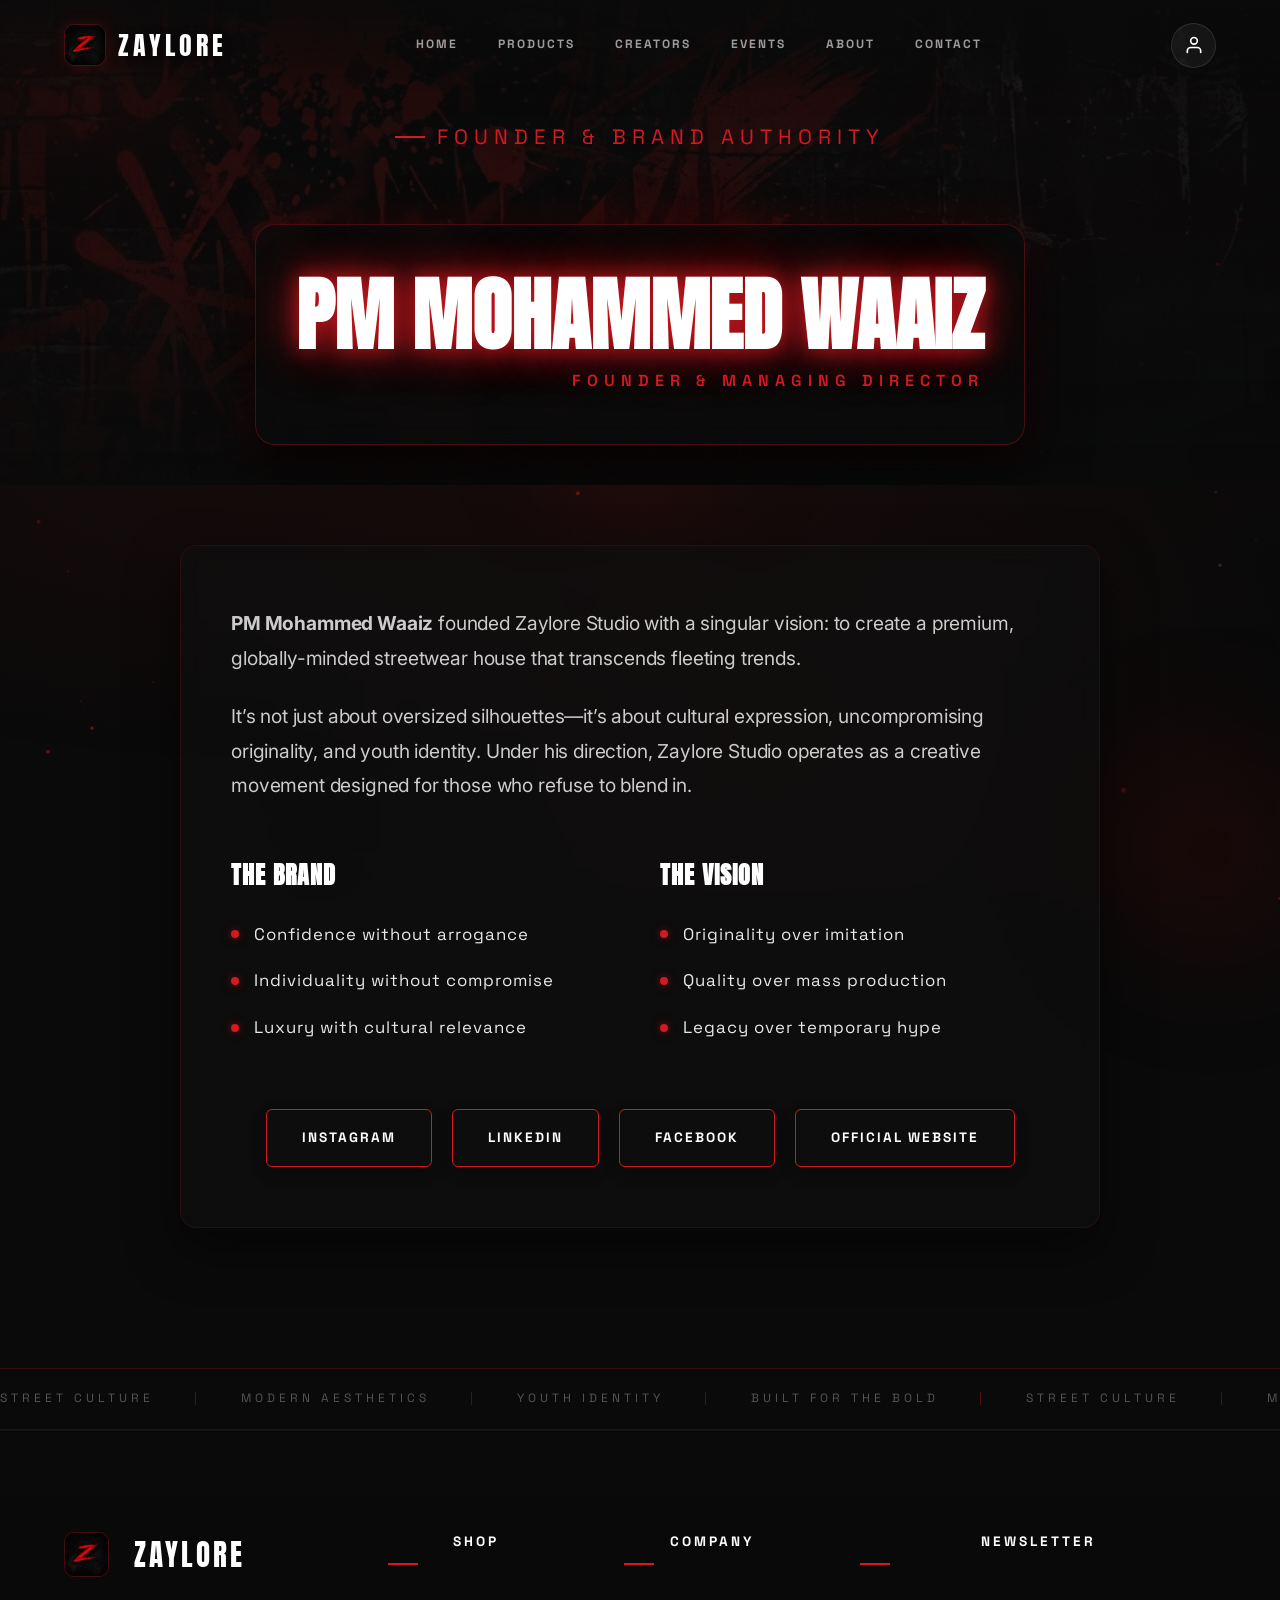
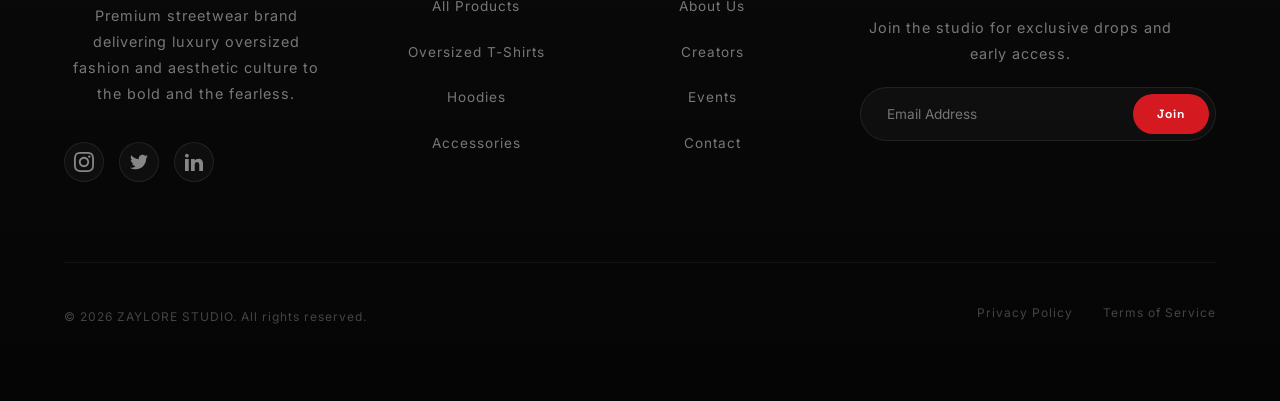
<file: founder.html>
<!DOCTYPE html>
<html lang="en">

<head>
    <meta charset="UTF-8">
    <meta name="viewport" content="width=device-width, initial-scale=1.0">
    <title>Founder & Brand Authority | Zaylore Studio</title>
    <meta name="description"
        content="Learn the story of Zaylore Studio, a premium streetwear brand founded by PM Mohammed Waaiz. We specialize in luxury oversized t-shirts, hoodies, and authentic urban fashion.">
    <meta name="keywords"
        content="PM Mohammed Waaiz, md_waaizz, Founder of Zaylore Studio, Zaylore Studio about, clothing brand story, premium streetwear, oversized t-shirts, streetwear hoodies, urban clothing, streetwear fashion, premium oversized clothing, founder of streetwear brand">
    <meta name="author" content="PM Mohammed Waaiz">
    <meta name="robots" content="index, follow">
    <link rel="canonical" href="https://www.zaylorestudio.in/about.html">
    <link rel="icon" href="img/logo-icon-sm.jpg" type="image/jpeg">

    <!-- Open Graph -->
    <meta property="og:type" content="website">
    <meta property="og:url" content="https://www.zaylorestudio.in/about.html">
    <meta property="og:title" content="About Zaylore Studio | Premium Streetwear Brand">
    <meta property="og:description"
        content="Discover the vision behind Zaylore Studio, the premium oversized streetwear brand founded by PM Mohammed Waaiz.">
    <meta property="og:image" content="https://www.zaylorestudio.in/img/about-hero-bg.jpg">
    <meta property="og:site_name" content="Zaylore Studio">

    <!-- Twitter -->
    <meta name="twitter:card" content="summary_large_image">
    <meta name="twitter:site" content="@zaylorestudio">
    <meta name="twitter:creator" content="@md_waaizz">
    <meta name="twitter:title" content="About Zaylore Studio | Premium Streetwear Brand">
    <meta name="twitter:description" content="Discover the vision behind Zaylore Studio, the premium oversized streetwear brand founded by PM Mohammed Waaiz.">
    <meta name="twitter:image" content="https://www.zaylorestudio.in/img/about-hero-bg.jpg">

    <link rel="preconnect" href="https://fonts.googleapis.com">
    <link rel="preconnect" href="https://fonts.gstatic.com" crossorigin>
    <link
        href="https://fonts.googleapis.com/css2?family=Anton&family=Inter:wght@300;400;500;600;700&family=Space+Grotesk:wght@400;500;600;700&display=swap"
        rel="stylesheet">
    <link rel="stylesheet" href="styles.css">
    <style>
        /* ===== ABOUT PAGE STYLES ===== */
        .about-page {
            overflow-x: hidden;
        }



        /* --- Hero --- */
        .about-hero {
            position: relative;
            min-height: 100vh;
            display: flex;
            align-items: center;
            z-index: 1;
            overflow: hidden;
            padding: 100px 40px 60px;
        }

        .hero-bg-img {
            position: absolute;
            inset: 0;
            width: 100%;
            height: 100%;
            object-fit: cover;
            opacity: 0.25;
            z-index: 0;
        }

        .hero-bg-overlay {
            position: absolute;
            inset: 0;
            background: linear-gradient(180deg, rgba(10, 10, 10, 0.7) 0%, rgba(10, 10, 10, 0.4) 50%, rgba(10, 10, 10, 0.95) 100%);
            z-index: 1;
        }

        .hero-inner {
            position: relative;
            z-index: 2;
            display: flex;
            align-items: center;
            justify-content: space-between;
            max-width: 1200px;
            margin: 0 auto;
            width: 100%;
            gap: 40px;
        }

        .hero-text-block {
            flex: 1;
        }

        .hero-label {
            font-family: 'Inter', sans-serif;
            font-size: 0.85rem;
            letter-spacing: 12px;
            color: #888;
            display: block;
            margin-bottom: 12px;
        }

        .brand-zaylore {
            display: block;
            font-family: 'Anton', sans-serif;
            font-size: clamp(4rem, 10vw, 7rem);
            line-height: 0.9;
            color: #ffffff;
            text-shadow:
                0 1px 0 #cccccc, 0 2px 0 #c9c9c9, 0 3px 0 #bbbbbb, 0 4px 0 #b9b9b9, 0 5px 0 #aaaaaa,
                0 6px 1px rgba(0, 0, 0, .1), 0 0 5px rgba(212, 25, 32, .2), 0 1px 3px rgba(212, 25, 32, .4),
                0 3px 5px rgba(212, 25, 32, .3), 0 5px 10px rgba(212, 25, 32, .3), 0 10px 10px rgba(212, 25, 32, .2),
                0 20px 20px rgba(212, 25, 32, .15);
        }

        .brand-studio {
            display: block;
            font-family: 'Anton', sans-serif;
            font-size: clamp(3rem, 8vw, 5.5rem);
            line-height: 0.9;
            color: #d41920;
            font-style: italic;
            text-shadow: 0 1px 0 #900, 0 2px 0 #700, 0 3px 0 #500, 0 4px 10px rgba(212, 25, 32, 0.4);
        }

        .hero-tagline-wrap {
            display: flex;
            align-items: center;
            gap: 16px;
            margin-top: 20px;
        }

        .red-bar {
            width: 50px;
            height: 3px;
            background: #d41920;
            border-radius: 2px;
        }

        .hero-tagline {
            font-family: 'Anton', sans-serif;
            font-size: 1.4rem;
            letter-spacing: 4px;
            color: #ccc;
            text-shadow: 0 1px 0 #888, 0 2px 0 #666, 0 3px 5px rgba(0, 0, 0, 0.5);
        }

        .hero-desc {
            margin-top: 24px;
            font-size: 1rem;
            line-height: 1.7;
            color: #999;
            max-width: 480px;
        }

        .hero-desc strong {
            color: #e8e8e8;
        }

        .hero-model-block {
            flex: 0 0 auto;
            position: relative;
        }

        .hero-model-img {
            width: min(400px, 40vw);
            height: auto;
            border-radius: 12px;
            filter: drop-shadow(0 0 40px rgba(212, 25, 32, 0.3));
            transition: transform 0.5s ease, filter 0.5s ease;
            will-change: transform;
        }

        .hero-model-img:hover {
            transform: scale(1.03);
            filter: drop-shadow(0 0 50px rgba(212, 25, 32, 0.4));
        }

        .scroll-cue {
            position: absolute;
            bottom: 30px;
            left: 50%;
            transform: translateX(-50%);
            z-index: 3;
            text-align: center;
            animation: fadeUp 1s ease 2s forwards;
            opacity: 0;
        }

        .scroll-cue span {
            font-family: 'Space Grotesk', sans-serif;
            font-size: 0.6rem;
            letter-spacing: 4px;
            color: #555;
        }

        .scroll-line {
            width: 1px;
            height: 40px;
            background: linear-gradient(180deg, #d41920, transparent);
            margin: 8px auto 0;
            animation: scrollPulse 2s ease-in-out infinite;
        }

        @keyframes scrollPulse {

            0%,
            100% {
                opacity: 0.3;
                transform: scaleY(1);
            }

            50% {
                opacity: 1;
                transform: scaleY(1.3);
            }
        }

        /* --- Sections Common --- */
        .ab-section {
            position: relative;
            z-index: 1;
            padding: 100px 40px;
            max-width: 1200px;
            margin: 0 auto;
        }

        .sec-label {
            font-family: 'Space Grotesk', sans-serif;
            font-size: 0.7rem;
            letter-spacing: 5px;
            color: #d41920;
            display: flex;
            align-items: center;
            gap: 12px;
            margin-bottom: 16px;
        }

        .sec-label::before {
            content: '';
            width: 30px;
            height: 2px;
            background: #d41920;
        }

        .sec-heading {
            font-family: 'Anton', sans-serif;
            font-size: clamp(2.5rem, 6vw, 4rem);
            line-height: 1;
            color: #e8e8e8;
            margin-bottom: 24px;
        }

        .text-red {
            color: #d41920;
        }

        .text-white {
            color: #e8e8e8;
        }

        /* --- Brand Story --- */
        .story-grid {
            display: grid;
            grid-template-columns: 1fr 1fr;
            gap: 60px;
            align-items: center;
        }

        .story-para {
            font-size: 1rem;
            line-height: 1.8;
            color: #999;
            margin-bottom: 16px;
        }

        .z-visual {
            display: flex;
            align-items: center;
            justify-content: center;
        }

        .z-logo-img {
            width: 220px;
            height: 220px;
            border-radius: 50%;
            object-fit: cover;
            filter: drop-shadow(0 0 30px rgba(212, 25, 32, 0.3));
            animation: zPulse 4s ease-in-out infinite;
            border: 2px solid rgba(212, 25, 32, 0.3);
            transition: filter 0.4s ease;
            will-change: transform, opacity;
        }

        .z-logo-img:hover {
            filter: drop-shadow(0 0 50px rgba(212, 25, 32, 0.5));
        }

        @keyframes zPulse {

            0%,
            100% {
                opacity: 0.85;
                transform: scale(1);
            }

            50% {
                opacity: 1;
                transform: scale(1.05);
            }
        }

        /* --- Pillars --- */
        .pillars-row {
            display: grid;
            grid-template-columns: repeat(3, 1fr);
            gap: 30px;
            margin-top: 40px;
        }

        .pillar {
            background: rgba(20, 20, 20, 0.8);
            border: 1px solid rgba(212, 25, 32, 0.15);
            border-radius: 12px;
            padding: 36px 28px;
            text-align: center;
            transition: transform 0.4s ease, border-color 0.4s ease, box-shadow 0.4s ease;
        }

        .pillar:hover {
            transform: translateY(-8px);
            border-color: rgba(212, 25, 32, 0.5);
            box-shadow: 0 20px 60px rgba(212, 25, 32, 0.15);
        }

        .pillar-icon {
            width: 56px;
            height: 56px;
            border-radius: 50%;
            border: 2px solid #d41920;
            display: flex;
            align-items: center;
            justify-content: center;
            margin: 0 auto 20px;
            color: #d41920;
            font-size: 1.4rem;
        }

        .pillar h3 {
            font-family: 'Space Grotesk', sans-serif;
            font-size: 0.85rem;
            letter-spacing: 3px;
            color: #e8e8e8;
            margin-bottom: 12px;
        }

        .pillar p {
            font-size: 0.9rem;
            color: #777;
            line-height: 1.6;
        }

        /* --- Split Section (Audience + Products) --- */
        .split-grid {
            display: grid;
            grid-template-columns: 1fr 1fr;
            gap: 60px;
        }

        .split-col {
            position: relative;
        }

        .audience-tag {
            display: flex;
            align-items: center;
            gap: 14px;
            padding: 14px 0;
            border-bottom: 1px solid rgba(255, 255, 255, 0.06);
            font-family: 'Inter', sans-serif;
            font-size: 0.9rem;
            font-weight: 500;
            letter-spacing: 1px;
            color: #ccc;
            transition: color 0.3s, padding-left 0.3s;
        }

        .audience-tag:hover {
            color: #fff;
            padding-left: 8px;
        }

        .tag-emoji {
            font-size: 1.2rem;
        }

        .product-item {
            display: flex;
            align-items: center;
            gap: 12px;
            padding: 12px 0;
            border-bottom: 1px solid rgba(255, 255, 255, 0.06);
            font-family: 'Inter', sans-serif;
            font-size: 0.9rem;
            font-weight: 500;
            letter-spacing: 1px;
            color: #ccc;
            transition: color 0.3s, padding-left 0.3s;
        }

        .product-item:hover {
            color: #fff;
            padding-left: 8px;
        }

        .p-arrow {
            color: #d41920;
            font-size: 1.2rem;
            font-weight: 700;
        }

        .more-box {
            margin-top: 24px;
            padding: 16px 20px;
            border: 1px solid #d41920;
            border-radius: 8px;
            display: flex;
            align-items: flex-start;
            gap: 12px;
        }

        .more-box .star {
            color: #d41920;
            font-size: 1.2rem;
        }

        .more-box p {
            font-size: 0.85rem;
            color: #999;
            line-height: 1.6;
        }

        /* --- Showcase --- */
        .showcase-wrap {
            display: flex;
            align-items: center;
            gap: 60px;
        }

        .showcase-img {
            width: min(380px, 40vw);
            border-radius: 12px;
            filter: drop-shadow(0 0 30px rgba(212, 25, 32, 0.2));
            transition: transform 0.5s ease;
        }

        .showcase-img:hover {
            transform: scale(1.04) rotate(-1deg);
        }

        .showcase-text h2 {
            font-family: 'Anton', sans-serif;
            font-size: clamp(2rem, 5vw, 3.5rem);
            line-height: 1;
            margin-bottom: 16px;
            color: #e8e8e8;
        }

        .showcase-text p {
            font-size: 1rem;
            color: #888;
            line-height: 1.7;
        }

        /* --- Vision --- */
        .vision-box {
            border: 2px solid #d41920;
            border-radius: 16px;
            padding: 60px 40px;
            text-align: center;
            position: relative;
            overflow: hidden;
            max-width: 700px;
            margin: 0 auto;
        }

        .vision-box::before {
            content: '';
            position: absolute;
            inset: 0;
            background: radial-gradient(circle at center, rgba(212, 25, 32, 0.08) 0%, transparent 70%);
            pointer-events: none;
        }

        .vision-heading {
            font-family: 'Anton', sans-serif;
            font-size: clamp(2rem, 5vw, 3.5rem);
            line-height: 1.15;
            color: #e8e8e8;
        }

        .giant {
            font-size: clamp(3rem, 8vw, 5rem);
            color: #d41920;
        }

        /* --- Marquee --- */
        .marquee-bar {
            position: relative;
            z-index: 1;
            overflow: hidden;
            padding: 20px 0;
            border-top: 1px solid rgba(212, 25, 32, 0.2);
            border-bottom: 1px solid rgba(212, 25, 32, 0.2);
        }

        .marquee-track {
            display: flex;
            gap: 40px;
            white-space: nowrap;
            animation: marqueeScroll 20s linear infinite;
        }

        .marquee-track span {
            font-family: 'Space Grotesk', sans-serif;
            font-size: 0.75rem;
            letter-spacing: 4px;
            color: #555;
            flex-shrink: 0;
        }

        .marquee-track .divider {
            color: rgba(212, 25, 32, 0.4);
        }

        @keyframes marqueeScroll {
            0% {
                transform: translateX(0);
            }

            100% {
                transform: translateX(-50%);
            }
        }

        /* --- Footer Enhanced --- */
        

        /* --- Scroll Animations --- */
        .reveal {
            opacity: 0;
            transform: translateY(40px);
            transition: opacity 0.8s ease, transform 0.8s ease;
        }

        .reveal.visible {
            opacity: 1;
            transform: translateY(0);
        }

        .reveal.d1 {
            transition-delay: 0.1s;
        }

        .reveal.d2 {
            transition-delay: 0.2s;
        }

        .reveal.d3 {
            transition-delay: 0.3s;
        }

        .reveal.d4 {
            transition-delay: 0.4s;
        }

        /* --- Hero entrance --- */
        .hero-fade {
            opacity: 0;
            transform: translateY(30px);
            animation: heroIn 1s ease forwards;
        }

        .hero-fade.hd1 {
            animation-delay: 0.2s;
        }

        .hero-fade.hd2 {
            animation-delay: 0.5s;
        }

        .hero-fade.hd3 {
            animation-delay: 0.8s;
        }

        .hero-fade.hd4 {
            animation-delay: 1.1s;
        }

        .hero-fade.hd5 {
            animation-delay: 1.4s;
        }

        @keyframes heroIn {
            to {
                opacity: 1;
                transform: translateY(0);
            }
        }


        /* --- Responsive --- */
        @media (max-width: 900px) {

            .about-hero {
                padding: 100px 20px 40px;
            }

            .hero-inner {
                flex-direction: column;
                text-align: center;
            }

            .hero-model-img {
                width: min(300px, 80vw);
            }

            .hero-tagline-wrap {
                justify-content: center;
            }

            .hero-desc {
                margin-left: auto;
                margin-right: auto;
            }

            .ab-section {
                padding: 60px 20px;
            }

            .story-grid,
            .split-grid {
                grid-template-columns: 1fr;
                gap: 40px;
            }

            .pillars-row {
                grid-template-columns: 1fr;
            }

            .showcase-wrap {
                flex-direction: column;
                text-align: center;
            }

            .showcase-img {
                width: min(300px, 80vw);
            }

            .z-logo-img {
                width: 160px;
                height: 160px;
            }

            .vision-box {
                padding: 40px 24px;
            }
        }

        .founder-name-glow {
            display: inline-block;
            cursor: default;
            color: #fff;
            text-shadow: 0 0 20px rgba(212, 25, 32, 0.8), 0 0 40px rgba(212, 25, 32, 0.6), 0 0 60px rgba(212, 25, 32, 0.4);
        }

        .founder-hero-content-box {
            background: rgba(10, 10, 10, 0.7);
            backdrop-filter: blur(12px);
            border: 1px solid rgba(212, 25, 32, 0.3);
            border-radius: 20px;
            padding: 50px 40px;
            box-shadow: 0 25px 60px rgba(0, 0, 0, 0.9), 0 0 40px rgba(212, 25, 32, 0.15);
            display: inline-flex;
            flex-direction: column;
            align-items: center;
            max-width: 95vw;
            transition: transform 0.4s ease, box-shadow 0.4s ease;
        }

        .founder-hero-content-box:hover {
            transform: translateY(-5px);
            box-shadow: 0 30px 70px rgba(0, 0, 0, 0.95), 0 0 60px rgba(212, 25, 32, 0.3);
        }

        @media (max-width: 600px) {
            .founder-hero-content-box {
                padding: 40px 20px;
            }
        }

        /* --- Premium Vision & Founder Section Styles --- */
        .premium-vision-section {
            padding: 120px 40px;
            max-width: 1000px;
            margin: 0 auto;
            text-align: center;
            position: relative;
            z-index: 2;
        }

        .premium-vision-heading {
            font-family: 'Anton', sans-serif;
            font-size: clamp(3rem, 6vw, 5rem);
            color: #e8e8e8;
            line-height: 1.1;
            margin-bottom: 30px;
            letter-spacing: 2px;
        }

        .premium-vision-text {
            font-family: 'Inter', sans-serif;
            font-size: clamp(1rem, 2vw, 1.2rem);
            color: #999;
            line-height: 1.8;
            margin-bottom: 24px;
        }

        .premium-vision-text strong {
            color: #d41920;
            font-weight: 600;
        }

        .founder-authority-section {
            padding: 80px 40px 140px;
            max-width: 1000px;
            margin: 0 auto;
            position: relative;
            z-index: 2;
        }

        .founder-grid {
            display: grid;
            grid-template-columns: 1fr;
            gap: 50px;
            background: rgba(15, 15, 15, 0.6);
            border: 1px solid rgba(212, 25, 32, 0.15);
            border-radius: 16px;
            padding: 60px 50px;
            box-shadow: 0 20px 50px rgba(0, 0, 0, 0.5);
            backdrop-filter: blur(10px);
        }

        .founder-header {
            text-align: center;
            border-bottom: 1px solid rgba(255, 255, 255, 0.05);
            padding-bottom: 40px;
        }

        .founder-title {
            font-family: 'Anton', sans-serif;
            font-size: clamp(2.5rem, 5vw, 4rem);
            color: #fff;
            margin-bottom: 10px;
            letter-spacing: 2px;
        }

        .founder-subtitle {
            font-family: 'Space Grotesk', sans-serif;
            font-size: 1rem;
            color: #d41920;
            letter-spacing: 5px;
            text-transform: uppercase;
            font-weight: 600;
        }

        .founder-story {
            font-family: 'Inter', sans-serif;
            font-size: 1.1rem;
            color: #bbb;
            line-height: 1.9;
        }

        .founder-story p {
            margin-bottom: 24px;
        }

        .founder-philosophy-list {
            list-style: none;
            padding: 0;
            margin: 30px 0;
        }

        .founder-philosophy-list li {
            display: flex;
            align-items: center;
            gap: 15px;
            margin-bottom: 15px;
            font-family: 'Space Grotesk', sans-serif;
            color: #e8e8e8;
            font-size: 1.05rem;
            letter-spacing: 1px;
        }

        .founder-philosophy-list li::before {
            content: '';
            width: 8px;
            height: 8px;
            background: #d41920;
            border-radius: 50%;
            display: inline-block;
            box-shadow: 0 0 10px rgba(212, 25, 32, 0.5);
        }

        .founder-socials {
            display: flex;
            justify-content: center;
            flex-wrap: wrap;
            gap: 20px;
            margin-top: 50px;
        }

        .founder-social-link {
            display: inline-block;
            font-family: 'Space Grotesk', sans-serif;
            font-size: 0.85rem;
            font-weight: 700;
            letter-spacing: 2px;
            text-transform: uppercase;
            color: #fff;
            background: transparent;
            padding: 15px 35px;
            border: 1px solid #d41920;
            border-radius: 6px;
            text-decoration: none;
            position: relative;
            overflow: hidden;
            transition: all 0.4s cubic-bezier(0.25, 1, 0.5, 1);
            box-shadow: 0 5px 15px rgba(0, 0, 0, 0.3);
            z-index: 1;
        }

        .founder-social-link::before {
            content: '';
            position: absolute;
            top: 0;
            left: 0;
            width: 0;
            height: 100%;
            background: #d41920;
            z-index: -1;
            transition: width 0.4s cubic-bezier(0.25, 1, 0.5, 1);
        }

        .founder-social-link:hover {
            color: #fff;
            box-shadow: 0 10px 25px rgba(212, 25, 32, 0.4);
            transform: translateY(-3px);
        }

        .founder-social-link:hover::before {
            width: 100%;
        }

        .premium-cta-wrapper {
            text-align: center;
            margin-top: 60px;
        }

        .premium-cta-btn {
            display: inline-block;
            font-family: 'Space Grotesk', sans-serif;
            font-size: 1rem;
            font-weight: 700;
            letter-spacing: 3px;
            text-transform: uppercase;
            color: #fff;
            background: transparent;
            padding: 20px 50px;
            border: 1px solid #d41920;
            border-radius: 4px;
            text-decoration: none;
            position: relative;
            overflow: hidden;
            transition: all 0.4s cubic-bezier(0.25, 1, 0.5, 1);
            box-shadow: 0 10px 30px rgba(0, 0, 0, 0.3);
        }

        .premium-cta-btn::before {
            content: '';
            position: absolute;
            top: 0;
            left: 0;
            width: 0;
            height: 100%;
            background: #d41920;
            z-index: -1;
            transition: width 0.4s cubic-bezier(0.25, 1, 0.5, 1);
        }

        .premium-cta-btn:hover {
            color: #fff;
            border-color: #d41920;
            box-shadow: 0 15px 40px rgba(212, 25, 32, 0.4);
            transform: translateY(-3px);
        }

        .premium-cta-btn:hover::before {
            width: 100%;
        }

        @media (max-width: 768px) {
            .premium-vision-section {
                padding: 80px 20px;
            }
            .founder-grid {
                padding: 40px 20px;
            }
            .founder-socials {
                flex-direction: column;
                align-items: center;
                gap: 15px;
            }
        }
    </style>

    <!-- Complete SEO Schema.org Structured Data -->
    <script type="application/ld+json">
    {
      "@context": "https://schema.org",
      "@graph": [
        {
          "@type": "Organization",
          "@id": "https://www.zaylorestudio.in/#organization",
          "name": "Zaylore Studio",
          "url": "https://www.zaylorestudio.in",
          "logo": {
            "@type": "ImageObject",
            "url": "https://www.zaylorestudio.in/img/logo-full.jpg"
          },
          "description": "Premium streetwear brand offering high-quality oversized t-shirts, oversized hoodies, sweatshirts, vintage polos, bomber jackets, and baggy jeans.",
          "founder": {
            "@id": "https://www.zaylorestudio.in/#founder"
          },
          "sameAs": [
            "https://www.instagram.com/zaylorestudio",
            "https://www.facebook.com/zaylorestudio",
            "https://www.tiktok.com/@zaylorestudio"
          ]
        },
        {
          "@type": "Person",
          "@id": "https://www.zaylorestudio.in/#founder",
          "name": "PM Mohammed Waaiz",
          "alternateName": "md_waaizz",
          "jobTitle": ["Founder", "Managing Director", "CEO"],
          "worksFor": {
            "@id": "https://www.zaylorestudio.in/#organization"
          },
          "url": "https://www.zaylorestudio.in",
          "sameAs": [
            "https://www.instagram.com/md_waaizz/",
            "https://www.linkedin.com/in/mohd-waaiz/",
            "https://www.facebook.com/profile.php?id=100056069555392"
          ]
        },
        {
          "@type": "AboutPage",
          "@id": "https://www.zaylorestudio.in/about.html",
          "url": "https://www.zaylorestudio.in/about.html",
          "name": "About Zaylore Studio & PM Mohammed Waaiz",
          "isPartOf": {
            "@id": "https://www.zaylorestudio.in/#website"
          },
          "about": {
            "@id": "https://www.zaylorestudio.in/#founder"
          }
        }
      ]
    }
    </script>
</head>

<body class="about-page">
    <!-- Particle canvas background -->
    <canvas id="particles-canvas"></canvas>

    <!-- Red glow overlays -->
    <div class="glow glow-1"></div>
    <div class="glow glow-2"></div>
    <div class="glow glow-3"></div>

    <!-- Subtle texture overlay -->
    <div class="texture-overlay"></div>

    
    <!-- Navigation -->
    
    <!-- Navigation -->
    
    <!-- Navigation -->
    <nav id="main-nav">
        <div class="nav-container">
            <a href="index.html" class="nav-logo">
                <img src="img/logo-icon-sm.jpg" alt="Zaylore Logo">
                <span class="logo-text">ZAYLORE</span>
            </a>
            
            <div class="nav-links" id="nav-links">
                <a href="index.html" class="nav-link">Home</a>
                <a href="products.html" class="nav-link">Products</a>
                <a href="creators.html" class="nav-link">Creators</a>
                <a href="events.html" class="nav-link">Events</a>
                <a href="about.html" class="nav-link">About</a>
                <a href="contact.html" class="nav-link">Contact</a>
            </div>

            <div class="nav-right">
                <a href="account.html" class="nav-action mobile-visible" aria-label="Account">
                    <svg viewBox="0 0 24 24" fill="none" stroke="currentColor" stroke-width="2" stroke-linecap="round" stroke-linejoin="round"><path d="M20 21v-2a4 4 0 0 0-4-4H8a4 4 0 0 0-4 4v2"></path><circle cx="12" cy="7" r="4"></circle></svg>
                </a>
                <div class="hamburger" id="hamburger">
                    <span></span>
                    <span></span>
                    <span></span>
                </div>
            </div>
        </div>
    </nav>




    <section class="about-hero" id="founder-hero" style="min-height: 40vh; padding: 120px 20px 40px; display: flex; align-items: center; justify-content: center; position: relative;">
        <div class="hero-bg-overlay"></div>
        <img src="img/about-hero-bg.jpg" alt="" class="hero-bg-img" aria-hidden="true" decoding="async">
        <div class="hero-inner" style="z-index: 2; text-align: center; flex-direction: column; width: 100%;">
            <div class="sec-label hero-fade hd1" style="justify-content:center; margin-bottom: 30px; font-size: clamp(1rem, 2.5vw, 1.3rem); letter-spacing: 6px;">FOUNDER & BRAND AUTHORITY</div>
            
            <div class="founder-hero-content-box hero-fade hd2">
                <div style="position: relative; display: inline-block; width: 100%;">
                    <h1 class="brand-zaylore founder-name-glow" style="font-size: min(9vw, 5rem); white-space: nowrap; margin: 0; line-height: 1;">PM MOHAMMED WAAIZ</h1>
                    <div style="text-align: right; width: 100%; margin-top: 10px;">
                        <p style="color: #d41920; letter-spacing: 6px; font-size: clamp(0.7rem, 2vw, 1rem); display: inline-block; margin: 0; text-shadow: none; font-family: 'Space Grotesk', sans-serif; font-weight: 600; text-transform: uppercase;">FOUNDER & MANAGING DIRECTOR</p>
                    </div>
                </div>
            </div>
        </div>
    </section>

    <section class="founder-authority-section reveal d2" id="founder-authority" style="padding-top: 60px;">
        <div class="founder-grid">
            <div class="founder-story">
                <p style="font-size: 1.2rem; line-height: 1.8; color: #ccc;">
                    <strong>PM Mohammed Waaiz</strong> founded Zaylore Studio with a singular vision: to create a premium, globally-minded streetwear house that transcends fleeting trends. 
                </p>
                <p style="font-size: 1.2rem; line-height: 1.8; color: #ccc;">
                    It’s not just about oversized silhouettes—it’s about cultural expression, uncompromising originality, and youth identity. Under his direction, Zaylore Studio operates as a creative movement designed for those who refuse to blend in.
                </p>

                <div style="display: grid; grid-template-columns: repeat(auto-fit, minmax(250px, 1fr)); gap: 40px; margin-top: 50px;">
                    <div>
                        <h3 style="font-family: 'Anton', sans-serif; font-size: 1.5rem; color: #fff; margin-bottom: 20px; letter-spacing: 1px;">THE BRAND</h3>
                        <ul class="founder-philosophy-list" style="margin: 0;">
                            <li>Confidence without arrogance</li>
                            <li>Individuality without compromise</li>
                            <li>Luxury with cultural relevance</li>
                        </ul>
                    </div>
                    <div>
                        <h3 style="font-family: 'Anton', sans-serif; font-size: 1.5rem; color: #fff; margin-bottom: 20px; letter-spacing: 1px;">THE VISION</h3>
                        <ul class="founder-philosophy-list" style="margin: 0;">
                            <li>Originality over imitation</li>
                            <li>Quality over mass production</li>
                            <li>Legacy over temporary hype</li>
                        </ul>
                    </div>
                </div>

                <div class="founder-socials">
                    <a href="https://www.instagram.com/md_waaizz/" target="_blank" rel="noopener noreferrer" class="founder-social-link">Instagram</a>
                    <a href="https://www.linkedin.com/in/mohd-waaiz/" target="_blank" rel="noopener noreferrer" class="founder-social-link">LinkedIn</a>
                    <a href="https://www.facebook.com/profile.php?id=100056069555392" target="_blank" rel="noopener noreferrer" class="founder-social-link">Facebook</a>
                    <a href="https://www.zaylorestudio.in" class="founder-social-link">Official Website</a>
                </div>
            </div>
        </div>
    </section>

    <!-- ===== MARQUEE ===== -->
    <div class="marquee-bar">
        <div class="marquee-track">
            <span>STREET CULTURE</span><span class="divider">|</span>
            <span>MODERN AESTHETICS</span><span class="divider">|</span>
            <span>YOUTH IDENTITY</span><span class="divider">|</span>
            <span>BUILT FOR THE BOLD</span><span class="divider">|</span>
            <span>STREET CULTURE</span><span class="divider">|</span>
            <span>MODERN AESTHETICS</span><span class="divider">|</span>
            <span>YOUTH IDENTITY</span><span class="divider">|</span>
            <span>BUILT FOR THE BOLD</span><span class="divider">|</span>
            <span>STREET CULTURE</span><span class="divider">|</span>
            <span>MODERN AESTHETICS</span><span class="divider">|</span>
            <span>YOUTH IDENTITY</span><span class="divider">|</span>
            <span>BUILT FOR THE BOLD</span><span class="divider">|</span>
        </div>
    </div>

    

    <script src="script.js"></script>
    <script>
        // Scroll-triggered reveal animations
        const revealEls = document.querySelectorAll('.reveal');
        const revealObserver = new IntersectionObserver((entries) => {
            entries.forEach(entry => {
                if (entry.isIntersecting) {
                    entry.target.classList.add('visible');
                    revealObserver.unobserve(entry.target); // Stop observing once revealed
                }
            });
        }, { threshold: 0.15 });
        revealEls.forEach(el => revealObserver.observe(el));

        

        


    </script>
    <script src="https://cdn.botpress.cloud/webchat/v3.6/inject.js"></script>
    <script>
        window.botpress.init({
            "botId": "0712ab3f-9d30-4ddb-88c9-62ba531226bb",
            "clientId": "a3cb76b2-5c9e-48f0-852a-644c5bd0e3d0",
            "configuration": {
                "botName": "Zaylore Assistant",
                "color": "#d41920", "themeMode": "dark",
                "website": {},
                "email": {},
                "phone": {},
                "termsOfService": {},
                "privacyPolicy": {}
            }
        });
    </script>
    <!-- Footer -->
    <footer id="main-footer">
        <div class="footer-grid">
            <div class="footer-col-brand">
                <a href="index.html" class="footer-logo-wrap">
                    <img src="img/logo-icon-sm.jpg" alt="Zaylore Studio" class="footer-logo-img">
                    <span class="footer-brand-name">ZAYLORE</span>
                </a>
                <p class="footer-desc">Premium streetwear brand delivering luxury oversized fashion and aesthetic culture to the bold and the fearless.</p>
                <div class="footer-socials">
                    <a href="#" class="social-btn" aria-label="Instagram">
                        <svg width="20" height="20" fill="currentColor" viewBox="0 0 24 24"><path d="M12 2.163c3.204 0 3.584.012 4.85.07 3.252.148 4.771 1.691 4.919 4.919.058 1.265.069 1.645.069 4.849 0 3.205-.012 3.584-.069 4.849-.149 3.225-1.664 4.771-4.919 4.919-1.266.058-1.644.07-4.85.07-3.204 0-3.584-.012-4.849-.07-3.26-.149-4.771-1.699-4.919-4.92-.058-1.265-.07-1.644-.07-4.849 0-3.204.013-3.583.07-4.849.149-3.227 1.664-4.771 4.919-4.919 1.266-.057 1.645-.069 4.849-.069zm0-2.163c-3.259 0-3.667.014-4.947.072-4.358.2-6.78 2.618-6.98 6.98-.059 1.281-.073 1.689-.073 4.948 0 3.259.014 3.668.072 4.948.2 4.358 2.618 6.78 6.98 6.98 1.281.058 1.689.072 4.948.072 3.259 0 3.668-.014 4.948-.072 4.354-.2 6.782-2.618 6.979-6.98.059-1.28.073-1.689.073-4.948 0-3.259-.014-3.667-.072-4.947-.196-4.354-2.617-6.78-6.979-6.98-1.281-.059-1.69-.073-4.949-.073zm0 5.838c-3.403 0-6.162 2.759-6.162 6.162s2.759 6.163 6.162 6.163 6.162-2.759 6.162-6.163c0-3.403-2.759-6.162-6.162-6.162zm0 10.162c-2.209 0-4-1.79-4-4 0-2.209 1.791-4 4-4s4 1.791 4 4c0 2.21-1.791 4-4 4zm6.406-11.845c-.796 0-1.441.645-1.441 1.44s.645 1.44 1.441 1.44c.795 0 1.439-.645 1.439-1.44s-.644-1.44-1.439-1.44z"/></svg>
                    </a>
                    <a href="#" class="social-btn" aria-label="Twitter">
                        <svg width="18" height="18" fill="currentColor" viewBox="0 0 24 24"><path d="M24 4.557c-.883.392-1.832.656-2.828.775 1.017-.609 1.798-1.574 2.165-2.724-.951.564-2.005.974-3.127 1.195-.897-.957-2.178-1.555-3.594-1.555-3.179 0-5.515 2.966-4.797 6.045-4.091-.205-7.719-2.165-10.148-5.144-1.29 2.213-.669 5.108 1.523 6.574-.806-.026-1.566-.247-2.229-.616-.054 2.281 1.581 4.415 3.949 4.89-.693.188-1.452.232-2.224.084.626 1.956 2.444 3.379 4.6 3.419-2.07 1.623-4.678 2.348-7.29 2.04 2.179 1.397 4.768 2.212 7.548 2.212 9.142 0 14.307-7.721 13.995-14.646.962-.695 1.797-1.562 2.457-2.549z"/></svg>
                    </a>
                    <a href="#" class="social-btn" aria-label="LinkedIn">
                        <svg width="18" height="18" fill="currentColor" viewBox="0 0 24 24"><path d="M4.98 3.5c0 1.381-1.11 2.5-2.48 2.5s-2.48-1.119-2.48-2.5c0-1.38 1.11-2.5 2.48-2.5s2.48 1.12 2.48 2.5zm.02 4.5h-5v16h5v-16zm7.982 0h-4.968v16h4.969v-8.399c0-4.67 6.029-5.052 6.029 0v8.399h4.988v-10.131c0-7.88-8.922-7.593-11.018-3.714v-2.155z"/></svg>
                    </a>
                </div>
            </div>

            <div class="footer-col">
                <h4 class="footer-col-title">Shop</h4>
                <ul class="footer-menu">
                    <li><a href="products.html" class="footer-menu-link">All Products</a></li>
                    <li><a href="products.html#oversized" class="footer-menu-link">Oversized T-Shirts</a></li>
                    <li><a href="products.html#hoodies" class="footer-menu-link">Hoodies</a></li>
                    <li><a href="products.html#accessories" class="footer-menu-link">Accessories</a></li>
                </ul>
            </div>

            <div class="footer-col">
                <h4 class="footer-col-title">Company</h4>
                <ul class="footer-menu">
                    <li><a href="about.html" class="footer-menu-link">About Us</a></li>
                    <li><a href="creators.html" class="footer-menu-link">Creators</a></li>
                    <li><a href="events.html" class="footer-menu-link">Events</a></li>
                    <li><a href="contact.html" class="footer-menu-link">Contact</a></li>
                </ul>
            </div>

            <div class="footer-col-newsletter">
                <h4 class="footer-col-title">Newsletter</h4>
                <p class="footer-desc">Join the studio for exclusive drops and early access.</p>
                <form class="newsletter-form">
                    <input type="email" placeholder="Email Address" class="newsletter-input" required>
                    <button type="submit" class="newsletter-btn">Join</button>
                </form>
            </div>
        </div>

        <div class="footer-bottom">
            <p class="copyright">&copy; 2026 ZAYLORE STUDIO. All rights reserved.</p>
            <div class="footer-legal">
                <a href="privacy.html" class="legal-link">Privacy Policy</a>
                <a href="terms.html" class="legal-link">Terms of Service</a>
            </div>
        </div>
    </footer>

</body>

</html>
</file>
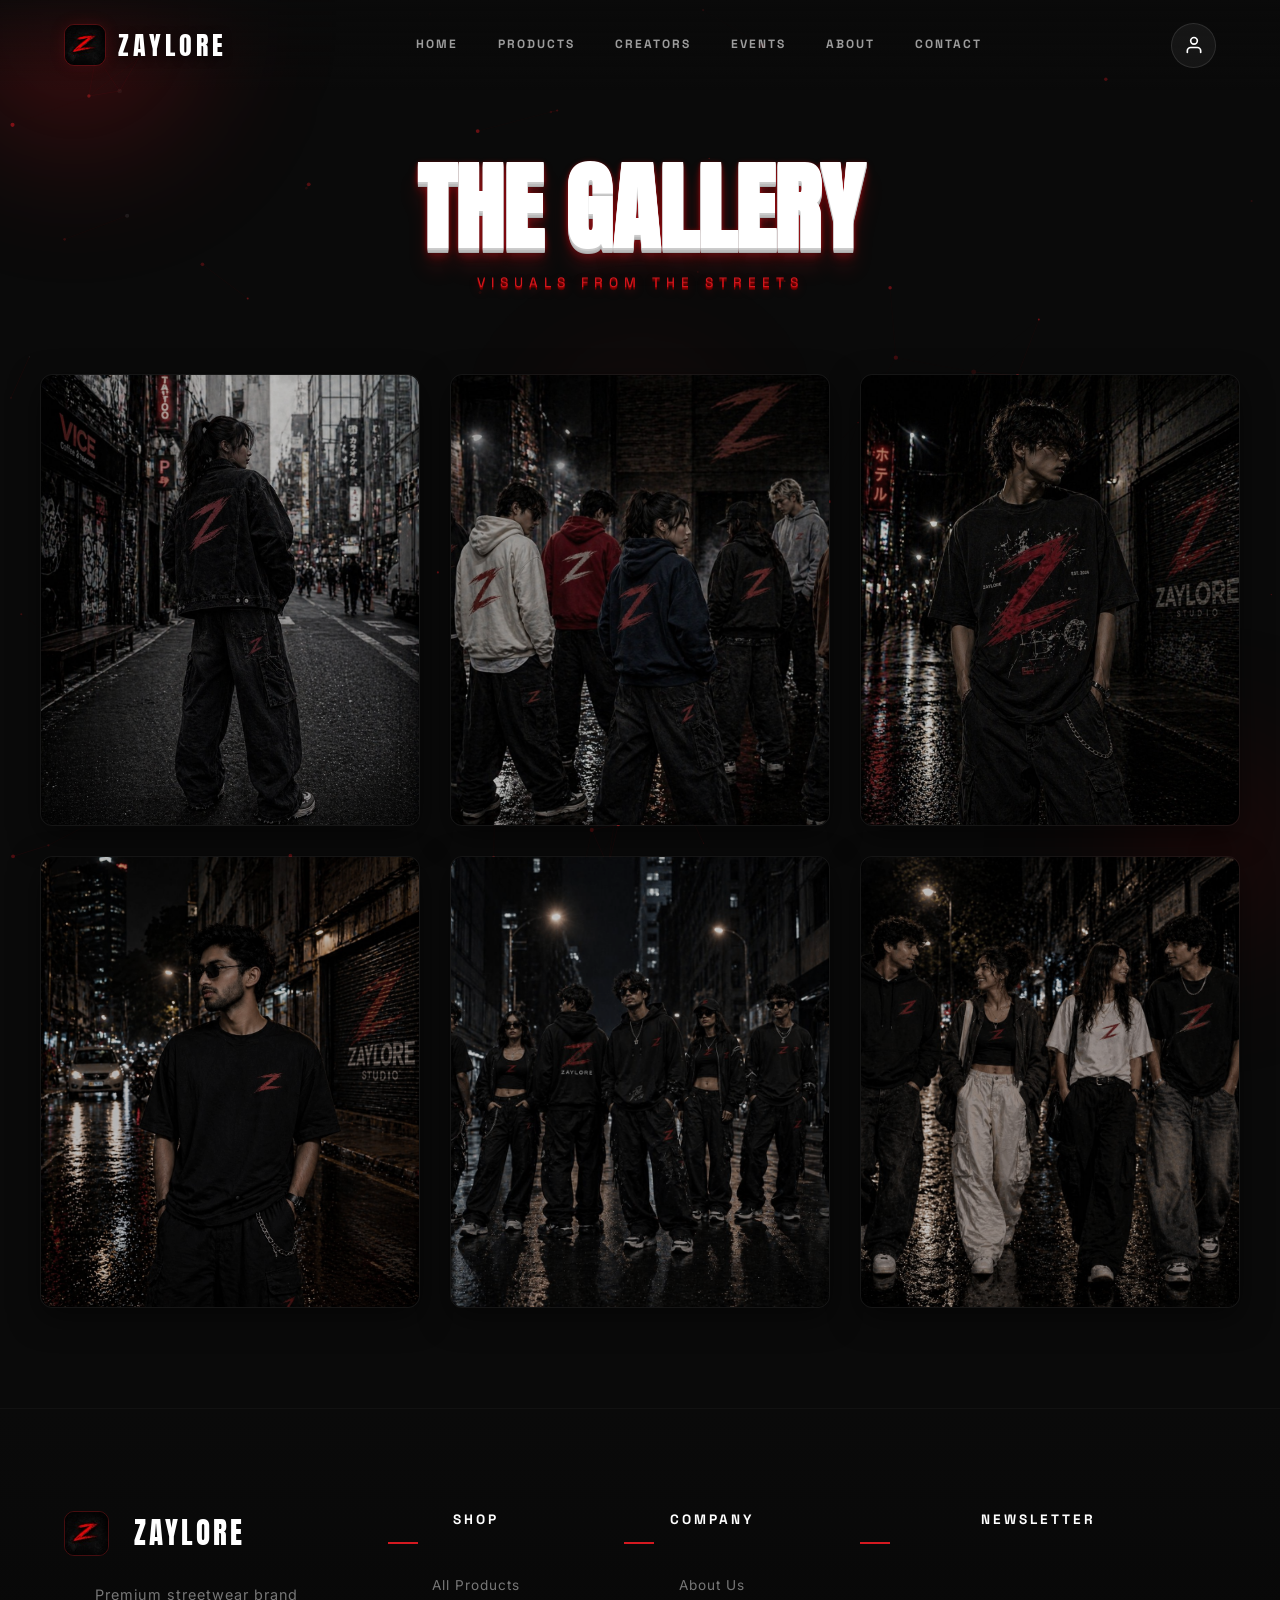
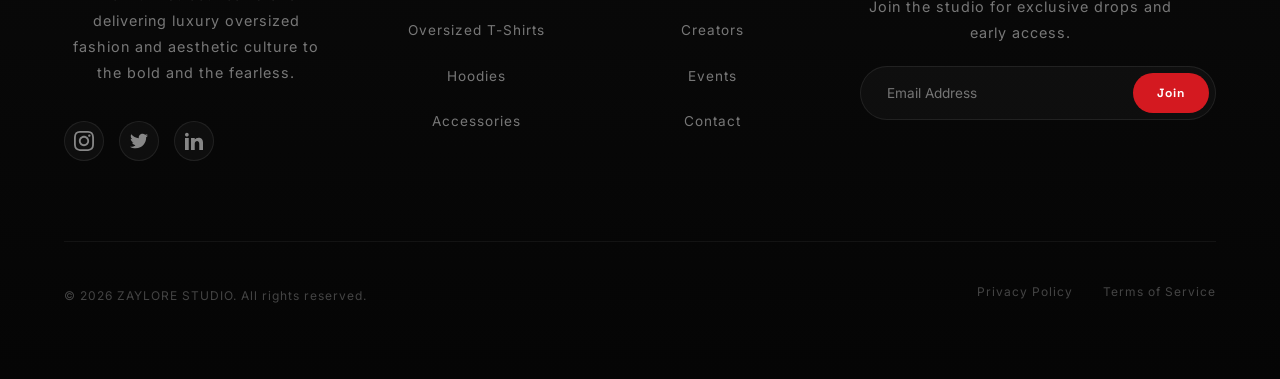
<file: gallery.html>
<!DOCTYPE html>
<html lang="en">

<head>
    <meta charset="UTF-8">
    <meta name="viewport" content="width=device-width, initial-scale=1.0">
    <title>Gallery | Zaylore Studio | Premium Streetwear Brand Visuals</title>
    <meta name="description"
        content="Explore the visual gallery of Zaylore Studio. Discover premium streetwear, aesthetic fashion photography, oversized t-shirts, hoodies, and brand culture.">
    <meta name="keywords"
        content="Zaylore gallery, streetwear fashion, clothing brand visuals, Zaylore photography, premium apparel, oversized clothing visuals, aesthetic streetwear photos">
    <meta name="author" content="PM Mohammed Waaiz">
    <meta name="robots" content="index, follow">
    <link rel="canonical" href="https://www.zaylorestudio.in/gallery.html">
    <link rel="icon" href="img/logo-icon-sm.jpg" type="image/jpeg">

    <!-- Open Graph -->
    <meta property="og:type" content="website">
    <meta property="og:url" content="https://www.zaylorestudio.in/gallery.html">
    <meta property="og:title" content="Gallery | Zaylore Studio Premium Streetwear">
    <meta property="og:description"
        content="Explore stunning visuals of Zaylore Studio's premium streetwear and fashion brand culture.">
    <meta property="og:image" content="https://www.zaylorestudio.in/img/gallery-1.jpg">
    <meta property="og:site_name" content="Zaylore Studio">

    <!-- Twitter -->
    <meta name="twitter:card" content="summary_large_image">
    <meta name="twitter:site" content="@zaylorestudio">
    <meta name="twitter:creator" content="@md_waaizz">
    <meta name="twitter:title" content="Gallery | Zaylore Studio">
    <meta name="twitter:description"
        content="Discover Zaylore Studio's premium clothing brand visuals and fashion photography.">
    <meta name="twitter:image" content="https://www.zaylorestudio.in/img/gallery-1.jpg">

    <link rel="preconnect" href="https://fonts.googleapis.com">
    <link rel="preconnect" href="https://fonts.gstatic.com" crossorigin>
    <link
        href="https://fonts.googleapis.com/css2?family=Anton&family=Inter:wght@300;400;500;600;700&family=Space+Grotesk:wght@400;500;600;700&display=swap"
        rel="stylesheet">
    <link rel="stylesheet" href="styles.css">
    <style>
        /* ===== GALLERY PAGE STYLES ===== */
        .gallery-page {
            overflow-x: hidden;
        }



        /* --- Header --- */
        .gallery-header {
            position: relative;
            padding: 160px 40px 60px;
            text-align: center;
            z-index: 2;
        }

        .gallery-title {
            font-family: 'Anton', sans-serif;
            font-size: clamp(4rem, 8vw, 6rem);
            line-height: 1;
            color: #ffffff;
            margin-bottom: 16px;
            opacity: 0;
            transform: translateY(20px);
            animation: fadeUp 1s ease forwards;
            text-shadow:
                0 1px 0 #cccccc, 0 2px 0 #c9c9c9, 0 3px 0 #bbbbbb, 0 4px 0 #b9b9b9, 0 5px 0 #aaaaaa,
                0 6px 1px rgba(0, 0, 0, .1), 0 0 5px rgba(212, 25, 32, .2), 0 1px 3px rgba(212, 25, 32, .4),
                0 3px 5px rgba(212, 25, 32, .3), 0 5px 10px rgba(212, 25, 32, .3), 0 10px 10px rgba(212, 25, 32, .2),
                0 20px 20px rgba(212, 25, 32, .15);
        }

        .gallery-subtitle {
            font-family: 'Space Grotesk', sans-serif;
            font-size: 0.85rem;
            letter-spacing: 6px;
            color: #d41920;
            opacity: 0;
            transform: translateY(20px);
            animation: fadeUp 1s ease 0.3s forwards;
            text-shadow: 0 1px 0 #900, 0 2px 0 #700, 0 3px 0 #500, 0 4px 10px rgba(212, 25, 32, 0.4);
        }

        /* --- Gallery Grid --- */
        .gallery-container {
            max-width: 1400px;
            margin: 0 auto;
            padding: 20px 40px 100px;
            position: relative;
            z-index: 2;
        }

        .masonry-grid {
            display: grid;
            grid-template-columns: repeat(3, 1fr);
            gap: 30px;
        }

        .gallery-item {
            border-radius: 12px;
            overflow: hidden;
            position: relative;
            cursor: pointer;
            box-shadow: 0 10px 30px rgba(0, 0, 0, 0.5);
            border: 1px solid rgba(255, 255, 255, 0.05);
            opacity: 0;
            transform: translateY(30px);
        }

        .gallery-item img {
            width: 100%;
            height: 450px;
            object-fit: cover;
            display: block;
            border-radius: 12px;
            transition: transform 0.6s cubic-bezier(0.25, 1, 0.5, 1), filter 0.6s ease;
            filter: grayscale(40%) brightness(0.8);
            will-change: transform, filter;
        }

        .gallery-item:hover img {
            transform: scale(1.05);
            filter: grayscale(0%) brightness(1.1);
        }

        .gallery-item-overlay {
            position: absolute;
            inset: 0;
            background: linear-gradient(to top, rgba(10, 10, 10, 0.9) 0%, transparent 50%);
            opacity: 0;
            transition: opacity 0.4s ease;
            display: flex;
            align-items: flex-end;
            padding: 30px;
        }

        .gallery-item:hover .gallery-item-overlay {
            opacity: 1;
        }

        .gallery-item-text {
            font-family: 'Anton', sans-serif;
            font-size: 2rem;
            color: #fff;
            transform: translateY(15px);
            transition: transform 0.4s cubic-bezier(0.25, 1, 0.5, 1);
            letter-spacing: 2px;
            text-shadow: 0 1px 0 #999, 0 2px 0 #777, 0 3px 5px rgba(0, 0, 0, 0.8);
        }

        .gallery-item:hover .gallery-item-text {
            transform: translateY(0);
        }

        /* --- Footer --- */
        

        /* --- Reveal Animation --- */
        @keyframes fadeUp {
            to {
                opacity: 1;
                transform: translateY(0);
            }
        }

        .reveal.visible {
            animation: fadeUp 0.8s ease forwards;
        }

        /* --- Responsive --- */
        @media (max-width: 1024px) {
            .masonry-grid {
                grid-template-columns: repeat(2, 1fr);
            }
        }

        @media (max-width: 900px) {
            .gallery-header {
                padding: 120px 20px 40px;
            }

            .masonry-grid {
                grid-template-columns: 1fr;
            }

            .gallery-container {
                padding: 0 20px 60px;
            }

            .gallery-item img {
                filter: grayscale(0%) brightness(1);
            }

            .gallery-item-overlay {
                opacity: 1;
                background: linear-gradient(to top, rgba(10, 10, 10, 0.8) 0%, transparent 40%);
            }

            .gallery-item-text {
                transform: translateY(0);
                font-size: 1.5rem;
            }
        }
    </style>

    <!-- Complete SEO Schema.org Structured Data -->
    <script type="application/ld+json">
    {
      "@context": "https://schema.org",
      "@type": "ImageGallery",
      "name": "Zaylore Studio Streetwear Gallery",
      "description": "Visuals of premium streetwear, oversized t-shirts, and fashion photography from Zaylore Studio.",
      "url": "https://www.zaylorestudio.in/gallery.html",
      "author": {
        "@type": "Organization",
        "name": "Zaylore Studio"
      }
    }
    </script>
</head>

<body class="gallery-page">
    <!-- Particle canvas background -->
    <canvas id="particles-canvas"></canvas>

    <!-- Red glow overlays -->
    <div class="glow glow-1"></div>
    <div class="glow glow-2"></div>
    <div class="glow glow-3"></div>

    
    <!-- Navigation -->
    
    <!-- Navigation -->
    
    <!-- Navigation -->
    <nav id="main-nav">
        <div class="nav-container">
            <a href="index.html" class="nav-logo">
                <img src="img/logo-icon-sm.jpg" alt="Zaylore Logo">
                <span class="logo-text">ZAYLORE</span>
            </a>
            
            <div class="nav-links" id="nav-links">
                <a href="index.html" class="nav-link">Home</a>
                <a href="products.html" class="nav-link">Products</a>
                <a href="creators.html" class="nav-link">Creators</a>
                <a href="events.html" class="nav-link">Events</a>
                <a href="about.html" class="nav-link">About</a>
                <a href="contact.html" class="nav-link">Contact</a>
            </div>

            <div class="nav-right">
                <a href="account.html" class="nav-action mobile-visible" aria-label="Account">
                    <svg viewBox="0 0 24 24" fill="none" stroke="currentColor" stroke-width="2" stroke-linecap="round" stroke-linejoin="round"><path d="M20 21v-2a4 4 0 0 0-4-4H8a4 4 0 0 0-4 4v2"></path><circle cx="12" cy="7" r="4"></circle></svg>
                </a>
                <div class="hamburger" id="hamburger">
                    <span></span>
                    <span></span>
                    <span></span>
                </div>
            </div>
        </div>
    </nav>




    <!-- Header -->
    <header class="gallery-header">
        <h1 class="gallery-title">THE GALLERY</h1>
        <p class="gallery-subtitle">VISUALS FROM THE STREETS</p>
    </header>

    <!-- Gallery Grid -->
    <div class="gallery-container">
        <div class="masonry-grid">
            <!-- Image 1 -->
            <div class="gallery-item reveal">
                <img src="img/gallery-1.jpg" alt="Zaylore Studio Look 1" loading="lazy">
                <div class="gallery-item-overlay">
                    <span class="gallery-item-text">STREET SYMPHONY</span>
                </div>
            </div>

            <!-- Image 2 -->
            <div class="gallery-item reveal" style="animation-delay: 0.1s;">
                <img src="img/gallery-2.jpg" alt="Zaylore Studio Look 2" loading="lazy">
                <div class="gallery-item-overlay">
                    <span class="gallery-item-text">URBAN GRIT</span>
                </div>
            </div>

            <!-- Image 3 -->
            <div class="gallery-item reveal" style="animation-delay: 0.2s;">
                <img src="img/gallery-3.jpg" alt="Zaylore Studio Look 3" loading="lazy">
                <div class="gallery-item-overlay">
                    <span class="gallery-item-text">MIDNIGHT HUSTLE</span>
                </div>
            </div>

            <!-- Image 4 -->
            <div class="gallery-item reveal" style="animation-delay: 0.3s;">
                <img src="img/gallery-4.jpg" alt="Zaylore Studio Look 4" loading="lazy">
                <div class="gallery-item-overlay">
                    <span class="gallery-item-text">NEON SHADOWS</span>
                </div>
            </div>

            <!-- Image 5 (New) -->
            <div class="gallery-item reveal" style="animation-delay: 0.35s;">
                <img src="img/gallery-6.jpg" alt="Zaylore Studio Look 6" loading="lazy">
                <div class="gallery-item-overlay">
                    <span class="gallery-item-text">THE SYNDICATE</span>
                </div>
            </div>

            <!-- Image 6 -->
            <div class="gallery-item reveal" style="animation-delay: 0.4s;">
                <img src="img/gallery-5.jpg" alt="Zaylore Studio Look 5" loading="lazy">
                <div class="gallery-item-overlay">
                    <span class="gallery-item-text">ZAYLORE VANGUARD</span>
                </div>
            </div>
        </div>
    </div>

    

    <script src="script.js"></script>
    <script>
        // Scroll-triggered reveal animations for gallery items
        document.addEventListener("DOMContentLoaded", () => {
            const revealEls = document.querySelectorAll('.reveal');
            const revealObserver = new IntersectionObserver((entries) => {
                entries.forEach(entry => {
                    if (entry.isIntersecting) {
                        entry.target.classList.add('visible');
                        revealObserver.unobserve(entry.target);
                    }
                });
            }, { threshold: 0.1 });
            revealEls.forEach(el => revealObserver.observe(el));
        });
    </script>

    <script src="https://cdn.botpress.cloud/webchat/v3.6/inject.js"></script>
    <script>
        window.botpress.init({
            "botId": "0712ab3f-9d30-4ddb-88c9-62ba531226bb",
            "clientId": "a3cb76b2-5c9e-48f0-852a-644c5bd0e3d0",
            "configuration": {
                "botName": "Zaylore Assistant",
                "color": "#d41920", "themeMode": "dark",
                "website": {},
                "email": {},
                "phone": {},
                "termsOfService": {},
                "privacyPolicy": {}
            }
        });
    </script>
    <!-- Footer -->
    <footer id="main-footer">
        <div class="footer-grid">
            <div class="footer-col-brand">
                <a href="index.html" class="footer-logo-wrap">
                    <img src="img/logo-icon-sm.jpg" alt="Zaylore Studio" class="footer-logo-img">
                    <span class="footer-brand-name">ZAYLORE</span>
                </a>
                <p class="footer-desc">Premium streetwear brand delivering luxury oversized fashion and aesthetic culture to the bold and the fearless.</p>
                <div class="footer-socials">
                    <a href="#" class="social-btn" aria-label="Instagram">
                        <svg width="20" height="20" fill="currentColor" viewBox="0 0 24 24"><path d="M12 2.163c3.204 0 3.584.012 4.85.07 3.252.148 4.771 1.691 4.919 4.919.058 1.265.069 1.645.069 4.849 0 3.205-.012 3.584-.069 4.849-.149 3.225-1.664 4.771-4.919 4.919-1.266.058-1.644.07-4.85.07-3.204 0-3.584-.012-4.849-.07-3.26-.149-4.771-1.699-4.919-4.92-.058-1.265-.07-1.644-.07-4.849 0-3.204.013-3.583.07-4.849.149-3.227 1.664-4.771 4.919-4.919 1.266-.057 1.645-.069 4.849-.069zm0-2.163c-3.259 0-3.667.014-4.947.072-4.358.2-6.78 2.618-6.98 6.98-.059 1.281-.073 1.689-.073 4.948 0 3.259.014 3.668.072 4.948.2 4.358 2.618 6.78 6.98 6.98 1.281.058 1.689.072 4.948.072 3.259 0 3.668-.014 4.948-.072 4.354-.2 6.782-2.618 6.979-6.98.059-1.28.073-1.689.073-4.948 0-3.259-.014-3.667-.072-4.947-.196-4.354-2.617-6.78-6.979-6.98-1.281-.059-1.69-.073-4.949-.073zm0 5.838c-3.403 0-6.162 2.759-6.162 6.162s2.759 6.163 6.162 6.163 6.162-2.759 6.162-6.163c0-3.403-2.759-6.162-6.162-6.162zm0 10.162c-2.209 0-4-1.79-4-4 0-2.209 1.791-4 4-4s4 1.791 4 4c0 2.21-1.791 4-4 4zm6.406-11.845c-.796 0-1.441.645-1.441 1.44s.645 1.44 1.441 1.44c.795 0 1.439-.645 1.439-1.44s-.644-1.44-1.439-1.44z"/></svg>
                    </a>
                    <a href="#" class="social-btn" aria-label="Twitter">
                        <svg width="18" height="18" fill="currentColor" viewBox="0 0 24 24"><path d="M24 4.557c-.883.392-1.832.656-2.828.775 1.017-.609 1.798-1.574 2.165-2.724-.951.564-2.005.974-3.127 1.195-.897-.957-2.178-1.555-3.594-1.555-3.179 0-5.515 2.966-4.797 6.045-4.091-.205-7.719-2.165-10.148-5.144-1.29 2.213-.669 5.108 1.523 6.574-.806-.026-1.566-.247-2.229-.616-.054 2.281 1.581 4.415 3.949 4.89-.693.188-1.452.232-2.224.084.626 1.956 2.444 3.379 4.6 3.419-2.07 1.623-4.678 2.348-7.29 2.04 2.179 1.397 4.768 2.212 7.548 2.212 9.142 0 14.307-7.721 13.995-14.646.962-.695 1.797-1.562 2.457-2.549z"/></svg>
                    </a>
                    <a href="#" class="social-btn" aria-label="LinkedIn">
                        <svg width="18" height="18" fill="currentColor" viewBox="0 0 24 24"><path d="M4.98 3.5c0 1.381-1.11 2.5-2.48 2.5s-2.48-1.119-2.48-2.5c0-1.38 1.11-2.5 2.48-2.5s2.48 1.12 2.48 2.5zm.02 4.5h-5v16h5v-16zm7.982 0h-4.968v16h4.969v-8.399c0-4.67 6.029-5.052 6.029 0v8.399h4.988v-10.131c0-7.88-8.922-7.593-11.018-3.714v-2.155z"/></svg>
                    </a>
                </div>
            </div>

            <div class="footer-col">
                <h4 class="footer-col-title">Shop</h4>
                <ul class="footer-menu">
                    <li><a href="products.html" class="footer-menu-link">All Products</a></li>
                    <li><a href="products.html#oversized" class="footer-menu-link">Oversized T-Shirts</a></li>
                    <li><a href="products.html#hoodies" class="footer-menu-link">Hoodies</a></li>
                    <li><a href="products.html#accessories" class="footer-menu-link">Accessories</a></li>
                </ul>
            </div>

            <div class="footer-col">
                <h4 class="footer-col-title">Company</h4>
                <ul class="footer-menu">
                    <li><a href="about.html" class="footer-menu-link">About Us</a></li>
                    <li><a href="creators.html" class="footer-menu-link">Creators</a></li>
                    <li><a href="events.html" class="footer-menu-link">Events</a></li>
                    <li><a href="contact.html" class="footer-menu-link">Contact</a></li>
                </ul>
            </div>

            <div class="footer-col-newsletter">
                <h4 class="footer-col-title">Newsletter</h4>
                <p class="footer-desc">Join the studio for exclusive drops and early access.</p>
                <form class="newsletter-form">
                    <input type="email" placeholder="Email Address" class="newsletter-input" required>
                    <button type="submit" class="newsletter-btn">Join</button>
                </form>
            </div>
        </div>

        <div class="footer-bottom">
            <p class="copyright">&copy; 2026 ZAYLORE STUDIO. All rights reserved.</p>
            <div class="footer-legal">
                <a href="privacy.html" class="legal-link">Privacy Policy</a>
                <a href="terms.html" class="legal-link">Terms of Service</a>
            </div>
        </div>
    </footer>

    <script>

</script>
</body>

</html>
</file>
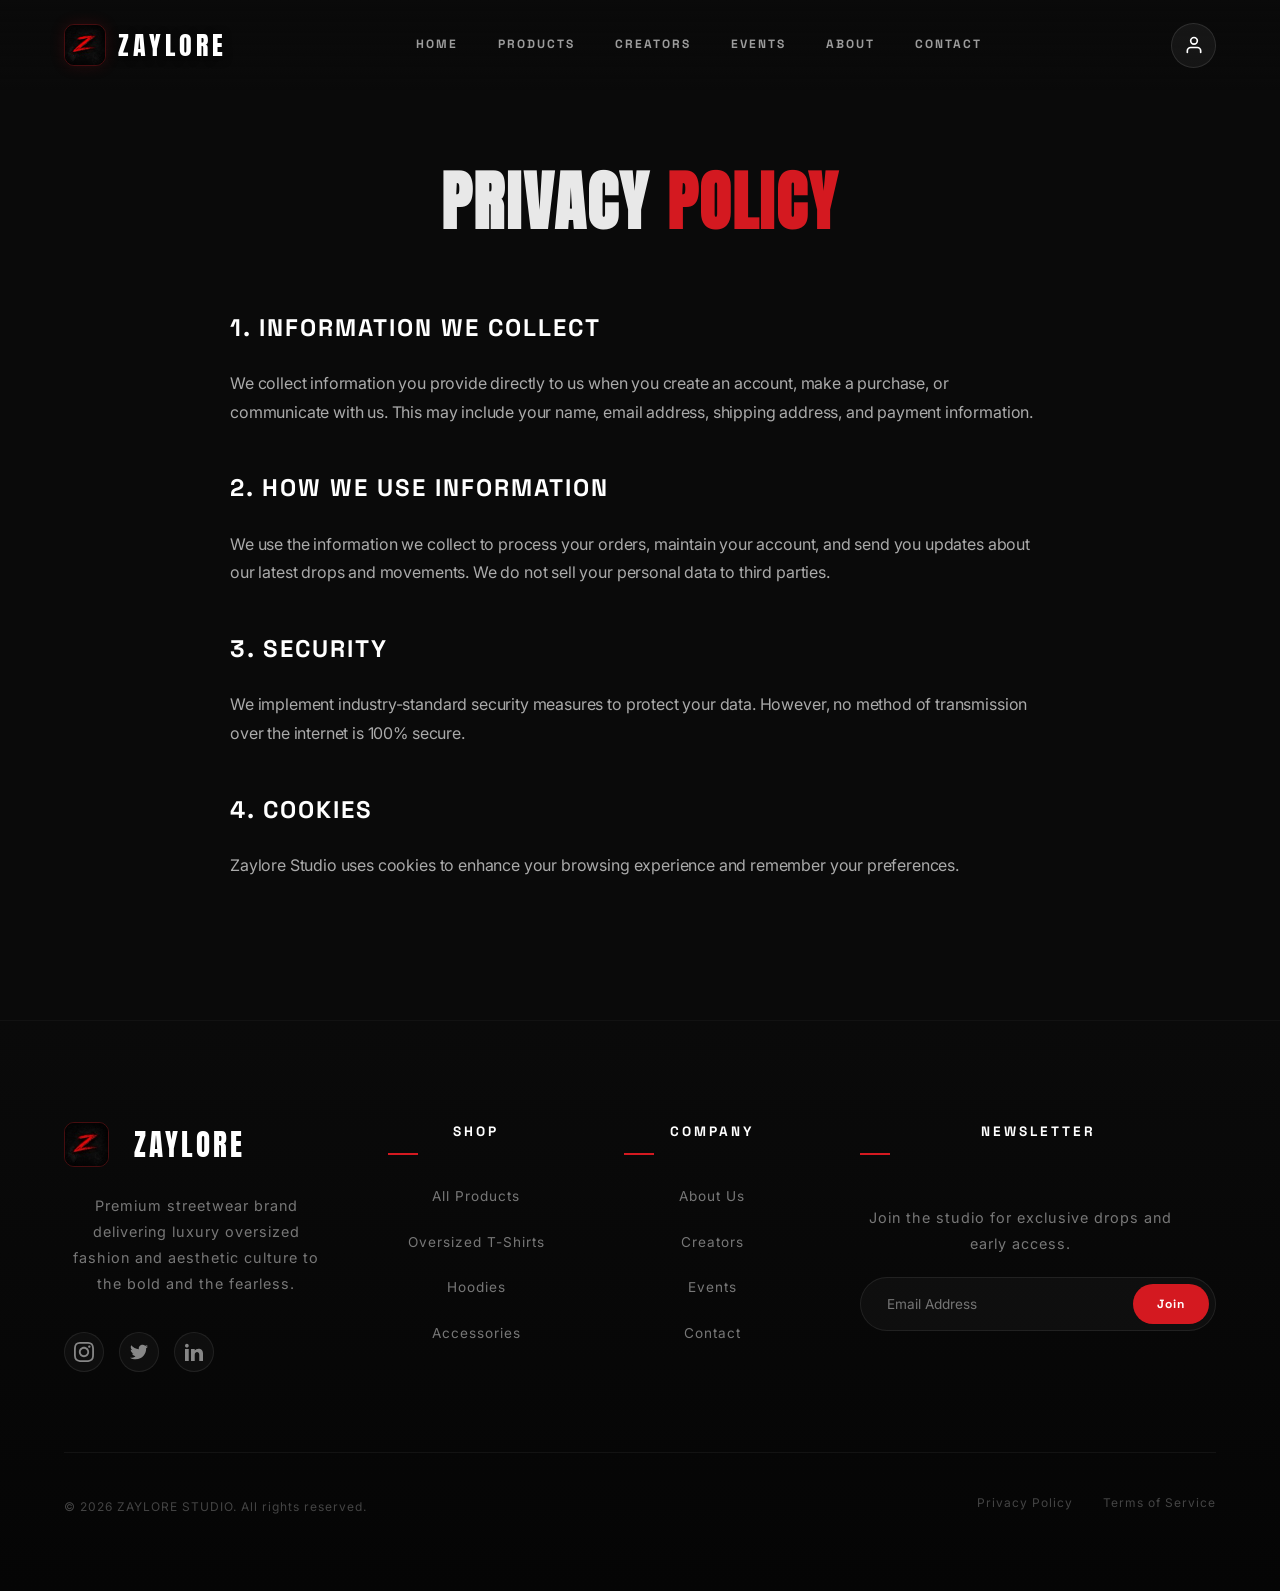
<file: privacy.html>
<!DOCTYPE html>
<html lang="en">

<head>
    <meta charset="UTF-8">
    <meta name="viewport" content="width=device-width, initial-scale=1.0">
    <title>Privacy Policy | Zaylore Studio</title>
    <link rel="icon" href="img/logo-icon-sm.jpg" type="image/jpeg">
    <link rel="preconnect" href="https://fonts.googleapis.com">
    <link rel="preconnect" href="https://fonts.gstatic.com" crossorigin>
    <link
        href="https://fonts.googleapis.com/css2?family=Anton&family=Inter:wght@300;400;500;600;700&family=Space+Grotesk:wght@400;500;600;700&display=swap"
        rel="stylesheet">
    <link rel="stylesheet" href="styles.css">
    <style>
        .legal-container {
            max-width: 900px;
            margin: 150px auto 100px;
            padding: 0 40px;
        }

        .legal-title {
            font-family: 'Anton', sans-serif;
            font-size: 4rem;
            letter-spacing: 2px;
            text-transform: uppercase;
            margin-bottom: 50px;
            text-align: center;
        }

        .legal-title span {
            color: #d41920;
        }

        .legal-content {
            font-family: 'Inter', sans-serif;
            line-height: 1.8;
            color: #aaa;
        }

        .legal-section {
            margin-bottom: 40px;
        }

        .legal-section h2 {
            font-family: 'Space Grotesk', sans-serif;
            color: #fff;
            font-size: 1.5rem;
            margin-bottom: 20px;
            text-transform: uppercase;
            letter-spacing: 2px;
        }

        .legal-section p {
            margin-bottom: 15px;
        }
    </style>
</head>

<body class="dark-theme">
    <!-- Navbar -->

    <!-- Navigation -->

    <!-- Navigation -->
    <nav id="main-nav">
        <div class="nav-container">
            <a href="index.html" class="nav-logo">
                <img src="img/logo-icon-sm.jpg" alt="Zaylore Logo">
                <span class="logo-text">ZAYLORE</span>
            </a>

            <div class="nav-links" id="nav-links">
                <a href="index.html" class="nav-link">Home</a>
                <a href="products.html" class="nav-link">Products</a>
                <a href="creators.html" class="nav-link">Creators</a>
                <a href="events.html" class="nav-link">Events</a>
                <a href="about.html" class="nav-link">About</a>
                <a href="contact.html" class="nav-link">Contact</a>
            </div>

            <div class="nav-right">
                <a href="account.html" class="nav-action mobile-visible" aria-label="Account">
                    <svg viewBox="0 0 24 24" fill="none" stroke="currentColor" stroke-width="2" stroke-linecap="round"
                        stroke-linejoin="round">
                        <path d="M20 21v-2a4 4 0 0 0-4-4H8a4 4 0 0 0-4 4v2"></path>
                        <circle cx="12" cy="7" r="4"></circle>
                    </svg>
                </a>
                <div class="hamburger" id="hamburger">
                    <span></span>
                    <span></span>
                    <span></span>
                </div>
            </div>
        </div>
    </nav>



    <main class="legal-container">
        <h1 class="legal-title">PRIVACY <span>POLICY</span></h1>

        <div class="legal-content">
            <div class="legal-section">
                <h2>1. Information We Collect</h2>
                <p>We collect information you provide directly to us when you create an account, make a purchase, or
                    communicate with us. This may include your name, email address, shipping address, and payment
                    information.</p>
            </div>

            <div class="legal-section">
                <h2>2. How We Use Information</h2>
                <p>We use the information we collect to process your orders, maintain your account, and send you updates
                    about our latest drops and movements. We do not sell your personal data to third parties.</p>
            </div>

            <div class="legal-section">
                <h2>3. Security</h2>
                <p>We implement industry-standard security measures to protect your data. However, no method of
                    transmission over the internet is 100% secure.</p>
            </div>

            <div class="legal-section">
                <h2>4. Cookies</h2>
                <p>Zaylore Studio uses cookies to enhance your browsing experience and remember your preferences.</p>
            </div>
        </div>
    </main>

    <script src="script.js"></script>

    <!-- Footer -->
    <footer id="main-footer">
        <div class="footer-grid">
            <div class="footer-col-brand">
                <a href="index.html" class="footer-logo-wrap">
                    <img src="img/logo-icon-sm.jpg" alt="Zaylore Studio" class="footer-logo-img">
                    <span class="footer-brand-name">ZAYLORE</span>
                </a>
                <p class="footer-desc">Premium streetwear brand delivering luxury oversized fashion and aesthetic
                    culture to the bold and the fearless.</p>
                <div class="footer-socials">
                    <a href="#" class="social-btn" aria-label="Instagram">
                        <svg width="20" height="20" fill="currentColor" viewBox="0 0 24 24">
                            <path
                                d="M12 2.163c3.204 0 3.584.012 4.85.07 3.252.148 4.771 1.691 4.919 4.919.058 1.265.069 1.645.069 4.849 0 3.205-.012 3.584-.069 4.849-.149 3.225-1.664 4.771-4.919 4.919-1.266.058-1.644.07-4.85.07-3.204 0-3.584-.012-4.849-.07-3.26-.149-4.771-1.699-4.919-4.92-.058-1.265-.07-1.644-.07-4.849 0-3.204.013-3.583.07-4.849.149-3.227 1.664-4.771 4.919-4.919 1.266-.057 1.645-.069 4.849-.069zm0-2.163c-3.259 0-3.667.014-4.947.072-4.358.2-6.78 2.618-6.98 6.98-.059 1.281-.073 1.689-.073 4.948 0 3.259.014 3.668.072 4.948.2 4.358 2.618 6.78 6.98 6.98 1.281.058 1.689.072 4.948.072 3.259 0 3.668-.014 4.948-.072 4.354-.2 6.782-2.618 6.979-6.98.059-1.28.073-1.689.073-4.948 0-3.259-.014-3.667-.072-4.947-.196-4.354-2.617-6.78-6.979-6.98-1.281-.059-1.69-.073-4.949-.073zm0 5.838c-3.403 0-6.162 2.759-6.162 6.162s2.759 6.163 6.162 6.163 6.162-2.759 6.162-6.163c0-3.403-2.759-6.162-6.162-6.162zm0 10.162c-2.209 0-4-1.79-4-4 0-2.209 1.791-4 4-4s4 1.791 4 4c0 2.21-1.791 4-4 4zm6.406-11.845c-.796 0-1.441.645-1.441 1.44s.645 1.44 1.441 1.44c.795 0 1.439-.645 1.439-1.44s-.644-1.44-1.439-1.44z" />
                        </svg>
                    </a>
                    <a href="#" class="social-btn" aria-label="Twitter">
                        <svg width="18" height="18" fill="currentColor" viewBox="0 0 24 24">
                            <path
                                d="M24 4.557c-.883.392-1.832.656-2.828.775 1.017-.609 1.798-1.574 2.165-2.724-.951.564-2.005.974-3.127 1.195-.897-.957-2.178-1.555-3.594-1.555-3.179 0-5.515 2.966-4.797 6.045-4.091-.205-7.719-2.165-10.148-5.144-1.29 2.213-.669 5.108 1.523 6.574-.806-.026-1.566-.247-2.229-.616-.054 2.281 1.581 4.415 3.949 4.89-.693.188-1.452.232-2.224.084.626 1.956 2.444 3.379 4.6 3.419-2.07 1.623-4.678 2.348-7.29 2.04 2.179 1.397 4.768 2.212 7.548 2.212 9.142 0 14.307-7.721 13.995-14.646.962-.695 1.797-1.562 2.457-2.549z" />
                        </svg>
                    </a>
                    <a href="#" class="social-btn" aria-label="LinkedIn">
                        <svg width="18" height="18" fill="currentColor" viewBox="0 0 24 24">
                            <path
                                d="M4.98 3.5c0 1.381-1.11 2.5-2.48 2.5s-2.48-1.119-2.48-2.5c0-1.38 1.11-2.5 2.48-2.5s2.48 1.12 2.48 2.5zm.02 4.5h-5v16h5v-16zm7.982 0h-4.968v16h4.969v-8.399c0-4.67 6.029-5.052 6.029 0v8.399h4.988v-10.131c0-7.88-8.922-7.593-11.018-3.714v-2.155z" />
                        </svg>
                    </a>
                </div>
            </div>

            <div class="footer-col">
                <h4 class="footer-col-title">Shop</h4>
                <ul class="footer-menu">
                    <li><a href="products.html" class="footer-menu-link">All Products</a></li>
                    <li><a href="products.html#oversized" class="footer-menu-link">Oversized T-Shirts</a></li>
                    <li><a href="products.html#hoodies" class="footer-menu-link">Hoodies</a></li>
                    <li><a href="products.html#accessories" class="footer-menu-link">Accessories</a></li>
                </ul>
            </div>

            <div class="footer-col">
                <h4 class="footer-col-title">Company</h4>
                <ul class="footer-menu">
                    <li><a href="about.html" class="footer-menu-link">About Us</a></li>
                    <li><a href="creators.html" class="footer-menu-link">Creators</a></li>
                    <li><a href="events.html" class="footer-menu-link">Events</a></li>
                    <li><a href="contact.html" class="footer-menu-link">Contact</a></li>
                </ul>
            </div>

            <div class="footer-col-newsletter">
                <h4 class="footer-col-title">Newsletter</h4>
                <p class="footer-desc">Join the studio for exclusive drops and early access.</p>
                <form class="newsletter-form">
                    <input type="email" placeholder="Email Address" class="newsletter-input" required>
                    <button type="submit" class="newsletter-btn">Join</button>
                </form>
            </div>
        </div>

        <div class="footer-bottom">
            <p class="copyright">&copy; 2026 ZAYLORE STUDIO. All rights reserved.</p>
            <div class="footer-legal">
                <a href="privacy.html" class="legal-link">Privacy Policy</a>
                <a href="terms.html" class="legal-link">Terms of Service</a>
            </div>
        </div>
    </footer>
    <div class="grain"></div>
    <script defer src="/assets/ui.js"></script>


</body>

</html>
</file>
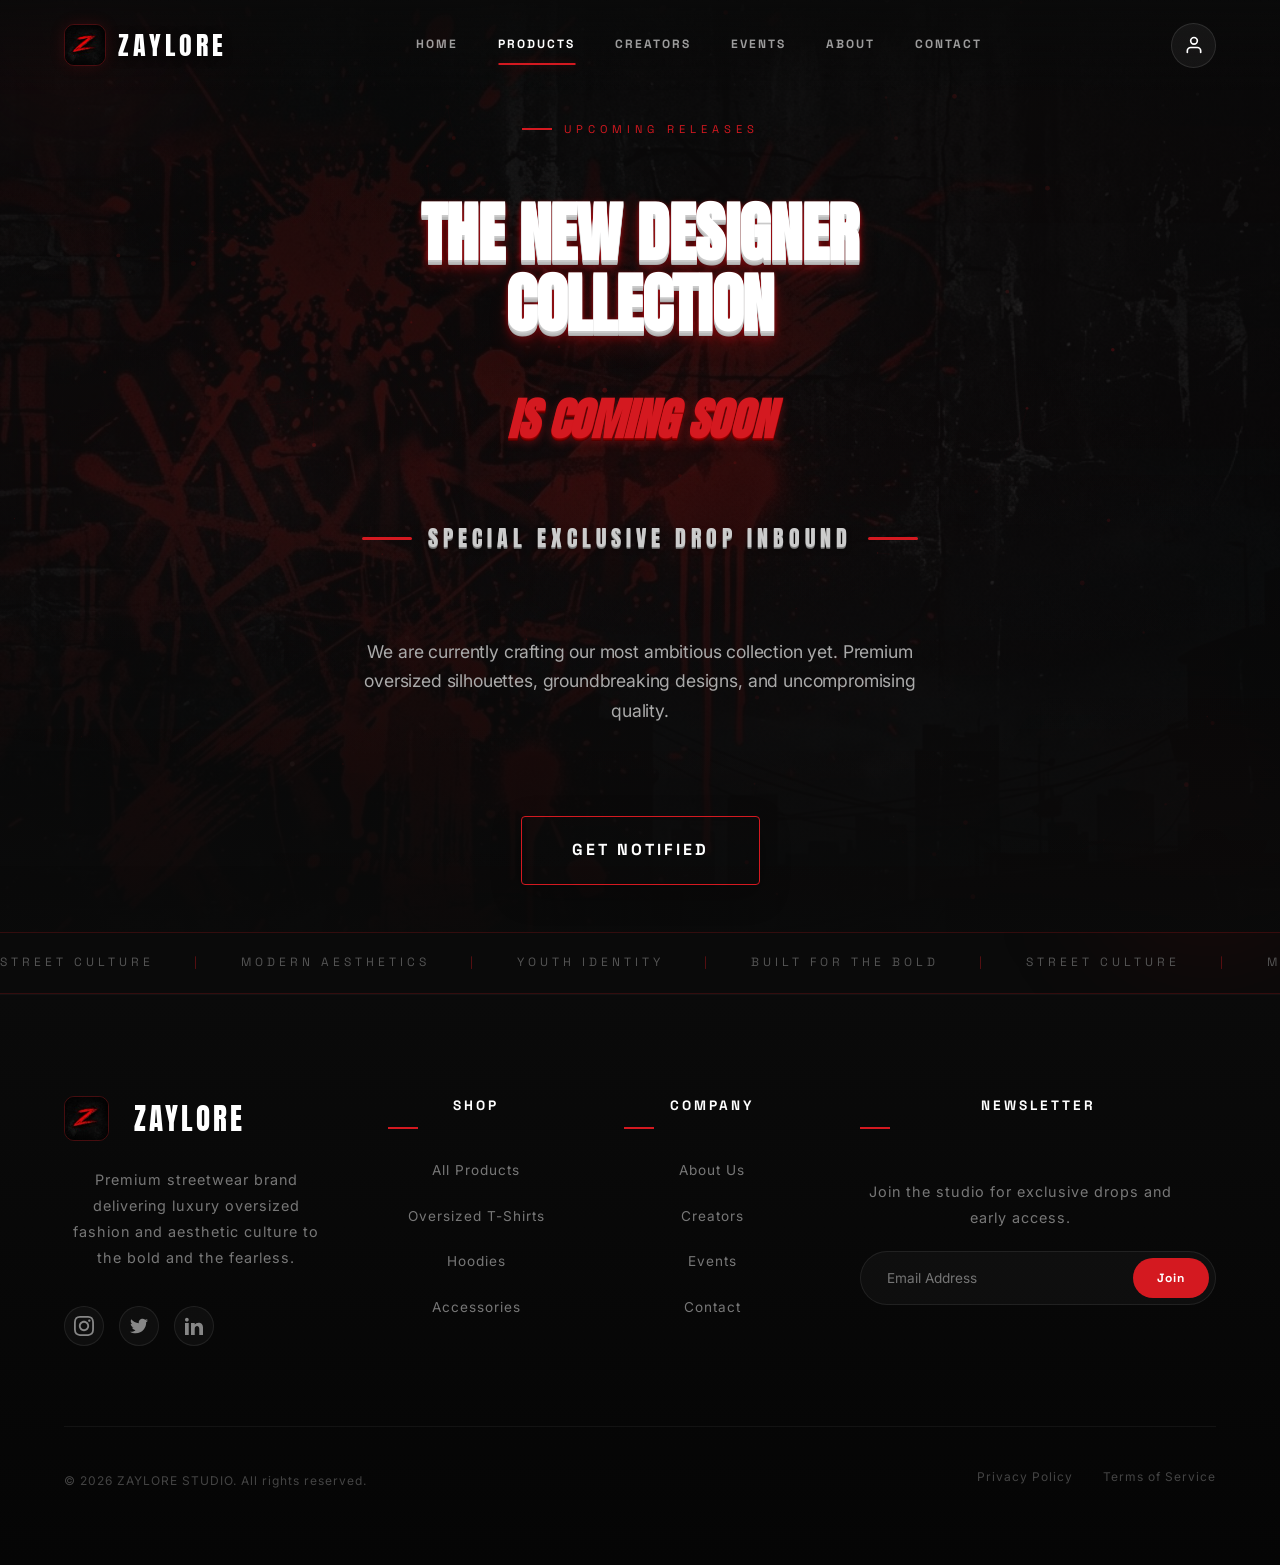
<file: products.html>
<!DOCTYPE html>
<html lang="en">

<head>
    <meta charset="UTF-8">
    <meta name="viewport" content="width=device-width, initial-scale=1.0">
    <title>Products | Zaylore Studio</title>
    <meta name="description"
        content="Learn the story of Zaylore Studio, a premium streetwear brand founded by PM Mohammed Waaiz. We specialize in luxury oversized t-shirts, hoodies, and authentic urban fashion.">
    <meta name="keywords"
        content="PM Mohammed Waaiz, md_waaizz, Founder of Zaylore Studio, Zaylore Studio about, clothing brand story, premium streetwear, oversized t-shirts, streetwear hoodies, urban clothing, streetwear fashion, premium oversized clothing, founder of streetwear brand">
    <meta name="author" content="PM Mohammed Waaiz">
    <meta name="robots" content="index, follow">
    <link rel="canonical" href="https://www.zaylorestudio.in/about.html">
    <link rel="icon" href="img/logo-icon-sm.jpg" type="image/jpeg">

    <!-- Open Graph -->
    <meta property="og:type" content="website">
    <meta property="og:url" content="https://www.zaylorestudio.in/about.html">
    <meta property="og:title" content="About Zaylore Studio | Premium Streetwear Brand">
    <meta property="og:description"
        content="Discover the vision behind Zaylore Studio, the premium oversized streetwear brand founded by PM Mohammed Waaiz.">
    <meta property="og:image" content="https://www.zaylorestudio.in/img/about-hero-bg.jpg">
    <meta property="og:site_name" content="Zaylore Studio">

    <!-- Twitter -->
    <meta name="twitter:card" content="summary_large_image">
    <meta name="twitter:site" content="@zaylorestudio">
    <meta name="twitter:creator" content="@md_waaizz">
    <meta name="twitter:title" content="About Zaylore Studio | Premium Streetwear Brand">
    <meta name="twitter:description"
        content="Discover the vision behind Zaylore Studio, the premium oversized streetwear brand founded by PM Mohammed Waaiz.">
    <meta name="twitter:image" content="https://www.zaylorestudio.in/img/about-hero-bg.jpg">

    <link rel="preconnect" href="https://fonts.googleapis.com">
    <link rel="preconnect" href="https://fonts.gstatic.com" crossorigin>
    <link
        href="https://fonts.googleapis.com/css2?family=Anton&family=Inter:wght@300;400;500;600;700&family=Space+Grotesk:wght@400;500;600;700&display=swap"
        rel="stylesheet">
    <link rel="stylesheet" href="styles.css">
    <style>
        /* ===== ABOUT PAGE STYLES ===== */
        .about-page {
            overflow-x: hidden;
        }



        /* --- Hero --- */
        .about-hero {
            position: relative;
            min-height: 100vh;
            display: flex;
            align-items: center;
            z-index: 1;
            overflow: hidden;
            padding: 100px 40px 60px;
        }

        .hero-bg-img {
            position: absolute;
            inset: 0;
            width: 100%;
            height: 100%;
            object-fit: cover;
            opacity: 0.25;
            z-index: 0;
        }

        .hero-bg-overlay {
            position: absolute;
            inset: 0;
            background: linear-gradient(180deg, rgba(10, 10, 10, 0.7) 0%, rgba(10, 10, 10, 0.4) 50%, rgba(10, 10, 10, 0.95) 100%);
            z-index: 1;
        }

        .hero-inner {
            position: relative;
            z-index: 2;
            display: flex;
            align-items: center;
            justify-content: space-between;
            max-width: 1200px;
            margin: 0 auto;
            width: 100%;
            gap: 40px;
        }

        .hero-text-block {
            flex: 1;
        }

        .hero-label {
            font-family: 'Inter', sans-serif;
            font-size: 0.85rem;
            letter-spacing: 12px;
            color: #888;
            display: block;
            margin-bottom: 12px;
        }

        .brand-zaylore {
            display: block;
            font-family: 'Anton', sans-serif;
            font-size: clamp(4rem, 10vw, 7rem);
            line-height: 0.9;
            color: #ffffff;
            text-shadow:
                0 1px 0 #cccccc, 0 2px 0 #c9c9c9, 0 3px 0 #bbbbbb, 0 4px 0 #b9b9b9, 0 5px 0 #aaaaaa,
                0 6px 1px rgba(0, 0, 0, .1), 0 0 5px rgba(212, 25, 32, .2), 0 1px 3px rgba(212, 25, 32, .4),
                0 3px 5px rgba(212, 25, 32, .3), 0 5px 10px rgba(212, 25, 32, .3), 0 10px 10px rgba(212, 25, 32, .2),
                0 20px 20px rgba(212, 25, 32, .15);
        }

        .brand-studio {
            display: block;
            font-family: 'Anton', sans-serif;
            font-size: clamp(3rem, 8vw, 5.5rem);
            line-height: 0.9;
            color: #d41920;
            font-style: italic;
            text-shadow: 0 1px 0 #900, 0 2px 0 #700, 0 3px 0 #500, 0 4px 10px rgba(212, 25, 32, 0.4);
        }

        .hero-tagline-wrap {
            display: flex;
            align-items: center;
            gap: 16px;
            margin-top: 20px;
        }

        .red-bar {
            width: 50px;
            height: 3px;
            background: #d41920;
            border-radius: 2px;
        }

        .hero-tagline {
            font-family: 'Anton', sans-serif;
            font-size: 1.4rem;
            letter-spacing: 4px;
            color: #ccc;
            text-shadow: 0 1px 0 #888, 0 2px 0 #666, 0 3px 5px rgba(0, 0, 0, 0.5);
        }

        .hero-desc {
            margin-top: 24px;
            font-size: 1rem;
            line-height: 1.7;
            color: #999;
            max-width: 480px;
        }

        .hero-desc strong {
            color: #e8e8e8;
        }

        .hero-model-block {
            flex: 0 0 auto;
            position: relative;
        }

        .hero-model-img {
            width: min(400px, 40vw);
            height: auto;
            border-radius: 12px;
            filter: drop-shadow(0 0 40px rgba(212, 25, 32, 0.3));
            transition: transform 0.5s ease, filter 0.5s ease;
            will-change: transform;
        }

        .hero-model-img:hover {
            transform: scale(1.03);
            filter: drop-shadow(0 0 50px rgba(212, 25, 32, 0.4));
        }

        .scroll-cue {
            position: absolute;
            bottom: 30px;
            left: 50%;
            transform: translateX(-50%);
            z-index: 3;
            text-align: center;
            animation: fadeUp 1s ease 2s forwards;
            opacity: 0;
        }

        .scroll-cue span {
            font-family: 'Space Grotesk', sans-serif;
            font-size: 0.6rem;
            letter-spacing: 4px;
            color: #555;
        }

        .scroll-line {
            width: 1px;
            height: 40px;
            background: linear-gradient(180deg, #d41920, transparent);
            margin: 8px auto 0;
            animation: scrollPulse 2s ease-in-out infinite;
        }

        @keyframes scrollPulse {

            0%,
            100% {
                opacity: 0.3;
                transform: scaleY(1);
            }

            50% {
                opacity: 1;
                transform: scaleY(1.3);
            }
        }

        /* --- Sections Common --- */
        .ab-section {
            position: relative;
            z-index: 1;
            padding: 100px 40px;
            max-width: 1200px;
            margin: 0 auto;
        }

        .sec-label {
            font-family: 'Space Grotesk', sans-serif;
            font-size: 0.7rem;
            letter-spacing: 5px;
            color: #d41920;
            display: flex;
            align-items: center;
            gap: 12px;
            margin-bottom: 16px;
        }

        .sec-label::before {
            content: '';
            width: 30px;
            height: 2px;
            background: #d41920;
        }

        .sec-heading {
            font-family: 'Anton', sans-serif;
            font-size: clamp(2.5rem, 6vw, 4rem);
            line-height: 1;
            color: #e8e8e8;
            margin-bottom: 24px;
        }

        .text-red {
            color: #d41920;
        }

        .text-white {
            color: #e8e8e8;
        }

        /* --- Brand Story --- */
        .story-grid {
            display: grid;
            grid-template-columns: 1fr 1fr;
            gap: 60px;
            align-items: center;
        }

        .story-para {
            font-size: 1rem;
            line-height: 1.8;
            color: #999;
            margin-bottom: 16px;
        }

        .z-visual {
            display: flex;
            align-items: center;
            justify-content: center;
        }

        .z-logo-img {
            width: 220px;
            height: 220px;
            border-radius: 50%;
            object-fit: cover;
            filter: drop-shadow(0 0 30px rgba(212, 25, 32, 0.3));
            animation: zPulse 4s ease-in-out infinite;
            border: 2px solid rgba(212, 25, 32, 0.3);
            transition: filter 0.4s ease;
            will-change: transform, opacity;
        }

        .z-logo-img:hover {
            filter: drop-shadow(0 0 50px rgba(212, 25, 32, 0.5));
        }

        @keyframes zPulse {

            0%,
            100% {
                opacity: 0.85;
                transform: scale(1);
            }

            50% {
                opacity: 1;
                transform: scale(1.05);
            }
        }

        /* --- Pillars --- */
        .pillars-row {
            display: grid;
            grid-template-columns: repeat(3, 1fr);
            gap: 30px;
            margin-top: 40px;
        }

        .pillar {
            background: rgba(20, 20, 20, 0.8);
            border: 1px solid rgba(212, 25, 32, 0.15);
            border-radius: 12px;
            padding: 36px 28px;
            text-align: center;
            transition: transform 0.4s ease, border-color 0.4s ease, box-shadow 0.4s ease;
        }

        .pillar:hover {
            transform: translateY(-8px);
            border-color: rgba(212, 25, 32, 0.5);
            box-shadow: 0 20px 60px rgba(212, 25, 32, 0.15);
        }

        .pillar-icon {
            width: 56px;
            height: 56px;
            border-radius: 50%;
            border: 2px solid #d41920;
            display: flex;
            align-items: center;
            justify-content: center;
            margin: 0 auto 20px;
            color: #d41920;
            font-size: 1.4rem;
        }

        .pillar h3 {
            font-family: 'Space Grotesk', sans-serif;
            font-size: 0.85rem;
            letter-spacing: 3px;
            color: #e8e8e8;
            margin-bottom: 12px;
        }

        .pillar p {
            font-size: 0.9rem;
            color: #777;
            line-height: 1.6;
        }

        /* --- Split Section (Audience + Products) --- */
        .split-grid {
            display: grid;
            grid-template-columns: 1fr 1fr;
            gap: 60px;
        }

        .split-col {
            position: relative;
        }

        .audience-tag {
            display: flex;
            align-items: center;
            gap: 14px;
            padding: 14px 0;
            border-bottom: 1px solid rgba(255, 255, 255, 0.06);
            font-family: 'Inter', sans-serif;
            font-size: 0.9rem;
            font-weight: 500;
            letter-spacing: 1px;
            color: #ccc;
            transition: color 0.3s, padding-left 0.3s;
        }

        .audience-tag:hover {
            color: #fff;
            padding-left: 8px;
        }

        .tag-emoji {
            font-size: 1.2rem;
        }

        .product-item {
            display: flex;
            align-items: center;
            gap: 12px;
            padding: 12px 0;
            border-bottom: 1px solid rgba(255, 255, 255, 0.06);
            font-family: 'Inter', sans-serif;
            font-size: 0.9rem;
            font-weight: 500;
            letter-spacing: 1px;
            color: #ccc;
            transition: color 0.3s, padding-left 0.3s;
        }

        .product-item:hover {
            color: #fff;
            padding-left: 8px;
        }

        .p-arrow {
            color: #d41920;
            font-size: 1.2rem;
            font-weight: 700;
        }

        .more-box {
            margin-top: 24px;
            padding: 16px 20px;
            border: 1px solid #d41920;
            border-radius: 8px;
            display: flex;
            align-items: flex-start;
            gap: 12px;
        }

        .more-box .star {
            color: #d41920;
            font-size: 1.2rem;
        }

        .more-box p {
            font-size: 0.85rem;
            color: #999;
            line-height: 1.6;
        }

        /* --- Showcase --- */
        .showcase-wrap {
            display: flex;
            align-items: center;
            gap: 60px;
        }

        .showcase-img {
            width: min(380px, 40vw);
            border-radius: 12px;
            filter: drop-shadow(0 0 30px rgba(212, 25, 32, 0.2));
            transition: transform 0.5s ease;
        }

        .showcase-img:hover {
            transform: scale(1.04) rotate(-1deg);
        }

        .showcase-text h2 {
            font-family: 'Anton', sans-serif;
            font-size: clamp(2rem, 5vw, 3.5rem);
            line-height: 1;
            margin-bottom: 16px;
            color: #e8e8e8;
        }

        .showcase-text p {
            font-size: 1rem;
            color: #888;
            line-height: 1.7;
        }

        /* --- Vision --- */
        .vision-box {
            border: 2px solid #d41920;
            border-radius: 16px;
            padding: 60px 40px;
            text-align: center;
            position: relative;
            overflow: hidden;
            max-width: 700px;
            margin: 0 auto;
        }

        .vision-box::before {
            content: '';
            position: absolute;
            inset: 0;
            background: radial-gradient(circle at center, rgba(212, 25, 32, 0.08) 0%, transparent 70%);
            pointer-events: none;
        }

        .vision-heading {
            font-family: 'Anton', sans-serif;
            font-size: clamp(2rem, 5vw, 3.5rem);
            line-height: 1.15;
            color: #e8e8e8;
        }

        .giant {
            font-size: clamp(3rem, 8vw, 5rem);
            color: #d41920;
        }

        /* --- Marquee --- */
        .marquee-bar {
            position: relative;
            z-index: 1;
            overflow: hidden;
            padding: 20px 0;
            border-top: 1px solid rgba(212, 25, 32, 0.2);
            border-bottom: 1px solid rgba(212, 25, 32, 0.2);
        }

        .marquee-track {
            display: flex;
            gap: 40px;
            white-space: nowrap;
            animation: marqueeScroll 20s linear infinite;
        }

        .marquee-track span {
            font-family: 'Space Grotesk', sans-serif;
            font-size: 0.75rem;
            letter-spacing: 4px;
            color: #555;
            flex-shrink: 0;
        }

        .marquee-track .divider {
            color: rgba(212, 25, 32, 0.4);
        }

        @keyframes marqueeScroll {
            0% {
                transform: translateX(0);
            }

            100% {
                transform: translateX(-50%);
            }
        }

        /* --- Footer Enhanced --- */


        /* --- Scroll Animations --- */
        .reveal {
            opacity: 0;
            transform: translateY(40px);
            transition: opacity 0.8s ease, transform 0.8s ease;
        }

        .reveal.visible {
            opacity: 1;
            transform: translateY(0);
        }

        .reveal.d1 {
            transition-delay: 0.1s;
        }

        .reveal.d2 {
            transition-delay: 0.2s;
        }

        .reveal.d3 {
            transition-delay: 0.3s;
        }

        .reveal.d4 {
            transition-delay: 0.4s;
        }

        /* --- Hero entrance --- */
        .hero-fade {
            opacity: 0;
            transform: translateY(30px);
            animation: heroIn 1s ease forwards;
        }

        .hero-fade.hd1 {
            animation-delay: 0.2s;
        }

        .hero-fade.hd2 {
            animation-delay: 0.5s;
        }

        .hero-fade.hd3 {
            animation-delay: 0.8s;
        }

        .hero-fade.hd4 {
            animation-delay: 1.1s;
        }

        .hero-fade.hd5 {
            animation-delay: 1.4s;
        }

        @keyframes heroIn {
            to {
                opacity: 1;
                transform: translateY(0);
            }
        }

        /* --- Responsive --- */
        @media (max-width: 900px) {
            .about-hero {
                padding: 100px 20px 40px;
            }

            .hero-inner {
                flex-direction: column;
                text-align: center;
            }

            .hero-model-img {
                width: min(300px, 80vw);
            }

            .hero-tagline-wrap {
                justify-content: center;
            }

            .hero-desc {
                margin-left: auto;
                margin-right: auto;
            }

            .ab-section {
                padding: 60px 20px;
            }

            .story-grid,
            .split-grid {
                grid-template-columns: 1fr;
                gap: 40px;
            }

            .pillars-row {
                grid-template-columns: 1fr;
            }

            .showcase-wrap {
                flex-direction: column;
                text-align: center;
            }

            .showcase-img {
                width: min(300px, 80vw);
            }

            .z-logo-img {
                width: 160px;
                height: 160px;
            }

            .vision-box {
                padding: 40px 24px;
            }
        }

        /* --- Premium Vision & Founder Section Styles --- */
        .premium-vision-section {
            padding: 120px 40px;
            max-width: 1000px;
            margin: 0 auto;
            text-align: center;
            position: relative;
            z-index: 2;
        }

        .premium-vision-heading {
            font-family: 'Anton', sans-serif;
            font-size: clamp(3rem, 6vw, 5rem);
            color: #e8e8e8;
            line-height: 1.1;
            margin-bottom: 30px;
            letter-spacing: 2px;
        }

        .premium-vision-text {
            font-family: 'Inter', sans-serif;
            font-size: clamp(1rem, 2vw, 1.2rem);
            color: #999;
            line-height: 1.8;
            margin-bottom: 24px;
        }

        .premium-vision-text strong {
            color: #d41920;
            font-weight: 600;
        }

        .founder-authority-section {
            padding: 80px 40px 140px;
            max-width: 1000px;
            margin: 0 auto;
            position: relative;
            z-index: 2;
        }

        .founder-grid {
            display: grid;
            grid-template-columns: 1fr;
            gap: 50px;
            background: rgba(15, 15, 15, 0.6);
            border: 1px solid rgba(212, 25, 32, 0.15);
            border-radius: 16px;
            padding: 60px 50px;
            box-shadow: 0 20px 50px rgba(0, 0, 0, 0.5);
            backdrop-filter: blur(10px);
        }

        .founder-header {
            text-align: center;
            border-bottom: 1px solid rgba(255, 255, 255, 0.05);
            padding-bottom: 40px;
        }

        .founder-title {
            font-family: 'Anton', sans-serif;
            font-size: clamp(2.5rem, 5vw, 4rem);
            color: #fff;
            margin-bottom: 10px;
            letter-spacing: 2px;
        }

        .founder-subtitle {
            font-family: 'Space Grotesk', sans-serif;
            font-size: 1rem;
            color: #d41920;
            letter-spacing: 5px;
            text-transform: uppercase;
            font-weight: 600;
        }

        .founder-story {
            font-family: 'Inter', sans-serif;
            font-size: 1.1rem;
            color: #bbb;
            line-height: 1.9;
        }

        .founder-story p {
            margin-bottom: 24px;
        }

        .founder-philosophy-list {
            list-style: none;
            padding: 0;
            margin: 30px 0;
        }

        .founder-philosophy-list li {
            display: flex;
            align-items: center;
            gap: 15px;
            margin-bottom: 15px;
            font-family: 'Space Grotesk', sans-serif;
            color: #e8e8e8;
            font-size: 1.05rem;
            letter-spacing: 1px;
        }

        .founder-philosophy-list li::before {
            content: '';
            width: 8px;
            height: 8px;
            background: #d41920;
            border-radius: 50%;
            display: inline-block;
            box-shadow: 0 0 10px rgba(212, 25, 32, 0.5);
        }

        .founder-socials {
            display: flex;
            justify-content: center;
            gap: 20px;
            margin-top: 40px;
        }

        .founder-social-link {
            color: #777;
            font-family: 'Space Grotesk', sans-serif;
            font-size: 0.85rem;
            text-decoration: none;
            letter-spacing: 2px;
            text-transform: uppercase;
            transition: color 0.3s ease;
            border-bottom: 1px solid transparent;
        }

        .founder-social-link:hover {
            color: #d41920;
            border-bottom-color: #d41920;
        }

        .premium-cta-wrapper {
            text-align: center;
            margin-top: 60px;
        }

        .premium-cta-btn {
            display: inline-block;
            font-family: 'Space Grotesk', sans-serif;
            font-size: 1rem;
            font-weight: 700;
            letter-spacing: 3px;
            text-transform: uppercase;
            color: #fff;
            background: transparent;
            padding: 20px 50px;
            border: 1px solid #d41920;
            border-radius: 4px;
            text-decoration: none;
            position: relative;
            overflow: hidden;
            transition: all 0.4s cubic-bezier(0.25, 1, 0.5, 1);
            box-shadow: 0 10px 30px rgba(0, 0, 0, 0.3);
        }

        .premium-cta-btn::before {
            content: '';
            position: absolute;
            top: 0;
            left: 0;
            width: 0;
            height: 100%;
            background: #d41920;
            z-index: -1;
            transition: width 0.4s cubic-bezier(0.25, 1, 0.5, 1);
        }

        .premium-cta-btn:hover {
            color: #fff;
            border-color: #d41920;
            box-shadow: 0 15px 40px rgba(212, 25, 32, 0.4);
            transform: translateY(-3px);
        }

        .premium-cta-btn:hover::before {
            width: 100%;
        }

        @media (max-width: 768px) {
            .premium-vision-section {
                padding: 80px 20px;
            }

            .founder-grid {
                padding: 40px 20px;
            }

            .founder-socials {
                flex-direction: column;
                align-items: center;
                gap: 15px;
            }
        }
    </style>

    <!-- Complete SEO Schema.org Structured Data -->
    <script type="application/ld+json">
    {
      "@context": "https://schema.org",
      "@graph": [
        {
          "@type": "Organization",
          "@id": "https://www.zaylorestudio.in/#organization",
          "name": "Zaylore Studio",
          "url": "https://www.zaylorestudio.in",
          "logo": {
            "@type": "ImageObject",
            "url": "https://www.zaylorestudio.in/img/logo-full.jpg"
          },
          "description": "Premium streetwear brand offering high-quality oversized t-shirts, oversized hoodies, sweatshirts, vintage polos, bomber jackets, and baggy jeans.",
          "founder": {
            "@id": "https://www.zaylorestudio.in/#founder"
          },
          "sameAs": [
            "https://www.instagram.com/zaylorestudio",
            "https://www.facebook.com/zaylorestudio",
            "https://www.tiktok.com/@zaylorestudio"
          ]
        },
        {
          "@type": "Person",
          "@id": "https://www.zaylorestudio.in/#founder",
          "name": "PM Mohammed Waaiz",
          "alternateName": "md_waaizz",
          "jobTitle": ["Founder", "Managing Director", "CEO"],
          "worksFor": {
            "@id": "https://www.zaylorestudio.in/#organization"
          },
          "url": "https://www.zaylorestudio.in",
          "sameAs": [
            "https://www.instagram.com/md_waaizz/",
            "https://www.linkedin.com/in/mohd-waaiz/",
            "https://www.facebook.com/profile.php?id=100056069555392"
          ]
        },
        {
          "@type": "AboutPage",
          "@id": "https://www.zaylorestudio.in/about.html",
          "url": "https://www.zaylorestudio.in/about.html",
          "name": "About Zaylore Studio & PM Mohammed Waaiz",
          "isPartOf": {
            "@id": "https://www.zaylorestudio.in/#website"
          },
          "about": {
            "@id": "https://www.zaylorestudio.in/#founder"
          }
        }
      ]
    }
    </script>
</head>

<body class="about-page">
    <!-- Particle canvas background -->
    <canvas id="particles-canvas"></canvas>

    <!-- Red glow overlays -->
    <div class="glow glow-1"></div>
    <div class="glow glow-2"></div>
    <div class="glow glow-3"></div>

    <!-- Subtle texture overlay -->
    <div class="texture-overlay"></div>


    <!-- Navigation -->

    <!-- Navigation -->

    <!-- Navigation -->
    <nav id="main-nav">
        <div class="nav-container">
            <a href="index.html" class="nav-logo">
                <img src="img/logo-icon-sm.jpg" alt="Zaylore Logo">
                <span class="logo-text">ZAYLORE</span>
            </a>

            <div class="nav-links" id="nav-links">
                <a href="index.html" class="nav-link">Home</a>
                <a href="products.html" class="nav-link active">Products</a>
                <a href="creators.html" class="nav-link">Creators</a>
                <a href="events.html" class="nav-link">Events</a>
                <a href="about.html" class="nav-link">About</a>
                <a href="contact.html" class="nav-link">Contact</a>
            </div>

            <div class="nav-right">
                <a href="account.html" class="nav-action mobile-visible" aria-label="Account">
                    <svg viewBox="0 0 24 24" fill="none" stroke="currentColor" stroke-width="2" stroke-linecap="round"
                        stroke-linejoin="round">
                        <path d="M20 21v-2a4 4 0 0 0-4-4H8a4 4 0 0 0-4 4v2"></path>
                        <circle cx="12" cy="7" r="4"></circle>
                    </svg>
                </a>
                <div class="hamburger" id="hamburger">
                    <span></span>
                    <span></span>
                    <span></span>
                </div>
            </div>
        </div>
    </nav>




    <section class="about-hero" id="products-hero"
        style="min-height: 80vh; padding: 120px 20px 40px; display: flex; align-items: center; justify-content: center; position: relative;">
        <div class="hero-bg-overlay"></div>
        <img src="img/about-hero-bg.jpg" alt="" class="hero-bg-img" aria-hidden="true" decoding="async">
        <div class="hero-inner"
            style="z-index: 2; text-align: center; max-width: 900px; margin: 0 auto; flex-direction: column; width: 100%;">
            <div class="sec-label" style="justify-content:center; margin-bottom: 20px;">UPCOMING RELEASES</div>
            <h1 class="brand-zaylore hero-fade hd2" style="font-size: clamp(2.5rem, 5vw, 4.5rem); line-height: 1.1;">THE
                NEW DESIGNER<br>COLLECTION</h1>
            <h2 class="brand-studio hero-fade hd3" style="font-size: clamp(1.8rem, 3.5vw, 3.5rem); margin-top: 20px;">IS
                COMING SOON</h2>

            <div class="hero-tagline-wrap hero-fade hd4" style="justify-content: center; margin-top: 40px;">
                <div class="red-bar"></div>
                <p class="hero-tagline" style="color: #ccc; letter-spacing: 5px;">SPECIAL EXCLUSIVE DROP INBOUND</p>
                <div class="red-bar"></div>
            </div>

            <p class="hero-desc hero-fade hd5"
                style="margin: 40px auto 0; font-size: 1.1rem; color: #aaa; max-width: 600px;">
                We are currently crafting our most ambitious collection yet. Premium oversized silhouettes,
                groundbreaking designs, and uncompromising quality.
            </p>

            <div class="premium-cta-wrapper hero-fade hd5" style="margin-top: 50px;">
                <a href="contact.html" class="premium-cta-btn">Get Notified</a>
            </div>
        </div>
    </section>

    <!-- ===== MARQUEE ===== -->
    <div class="marquee-bar">
        <div class="marquee-track">
            <span>STREET CULTURE</span><span class="divider">|</span>
            <span>MODERN AESTHETICS</span><span class="divider">|</span>
            <span>YOUTH IDENTITY</span><span class="divider">|</span>
            <span>BUILT FOR THE BOLD</span><span class="divider">|</span>
            <span>STREET CULTURE</span><span class="divider">|</span>
            <span>MODERN AESTHETICS</span><span class="divider">|</span>
            <span>YOUTH IDENTITY</span><span class="divider">|</span>
            <span>BUILT FOR THE BOLD</span><span class="divider">|</span>
            <span>STREET CULTURE</span><span class="divider">|</span>
            <span>MODERN AESTHETICS</span><span class="divider">|</span>
            <span>YOUTH IDENTITY</span><span class="divider">|</span>
            <span>BUILT FOR THE BOLD</span><span class="divider">|</span>
        </div>
    </div>



    <script src="script.js"></script>
    <script>
        // Scroll-triggered reveal animations
        const revealEls = document.querySelectorAll('.reveal');
        const revealObserver = new IntersectionObserver((entries) => {
            entries.forEach(entry => {
                if (entry.isIntersecting) {
                    entry.target.classList.add('visible');
                    revealObserver.unobserve(entry.target); // Stop observing once revealed
                }
            });
        }, { threshold: 0.15 });
        revealEls.forEach(el => revealObserver.observe(el));






    </script>
    <script src="https://cdn.botpress.cloud/webchat/v3.6/inject.js"></script>
    <script>
        window.botpress.init({
            "botId": "0712ab3f-9d30-4ddb-88c9-62ba531226bb",
            "clientId": "a3cb76b2-5c9e-48f0-852a-644c5bd0e3d0",
            "configuration": {
                "botName": "Zaylore Assistant",
                "color": "#d41920", "themeMode": "dark",
                "website": {},
                "email": {},
                "phone": {},
                "termsOfService": {},
                "privacyPolicy": {}
            }
        });
    </script>
    <!-- Footer -->
    <footer id="main-footer">
        <div class="footer-grid">
            <div class="footer-col-brand">
                <a href="index.html" class="footer-logo-wrap">
                    <img src="img/logo-icon-sm.jpg" alt="Zaylore Studio" class="footer-logo-img">
                    <span class="footer-brand-name">ZAYLORE</span>
                </a>
                <p class="footer-desc">Premium streetwear brand delivering luxury oversized fashion and aesthetic
                    culture to the bold and the fearless.</p>
                <div class="footer-socials">
                    <a href="#" class="social-btn" aria-label="Instagram">
                        <svg width="20" height="20" fill="currentColor" viewBox="0 0 24 24">
                            <path
                                d="M12 2.163c3.204 0 3.584.012 4.85.07 3.252.148 4.771 1.691 4.919 4.919.058 1.265.069 1.645.069 4.849 0 3.205-.012 3.584-.069 4.849-.149 3.225-1.664 4.771-4.919 4.919-1.266.058-1.644.07-4.85.07-3.204 0-3.584-.012-4.849-.07-3.26-.149-4.771-1.699-4.919-4.92-.058-1.265-.07-1.644-.07-4.849 0-3.204.013-3.583.07-4.849.149-3.227 1.664-4.771 4.919-4.919 1.266-.057 1.645-.069 4.849-.069zm0-2.163c-3.259 0-3.667.014-4.947.072-4.358.2-6.78 2.618-6.98 6.98-.059 1.281-.073 1.689-.073 4.948 0 3.259.014 3.668.072 4.948.2 4.358 2.618 6.78 6.98 6.98 1.281.058 1.689.072 4.948.072 3.259 0 3.668-.014 4.948-.072 4.354-.2 6.782-2.618 6.979-6.98.059-1.28.073-1.689.073-4.948 0-3.259-.014-3.667-.072-4.947-.196-4.354-2.617-6.78-6.979-6.98-1.281-.059-1.69-.073-4.949-.073zm0 5.838c-3.403 0-6.162 2.759-6.162 6.162s2.759 6.163 6.162 6.163 6.162-2.759 6.162-6.163c0-3.403-2.759-6.162-6.162-6.162zm0 10.162c-2.209 0-4-1.79-4-4 0-2.209 1.791-4 4-4s4 1.791 4 4c0 2.21-1.791 4-4 4zm6.406-11.845c-.796 0-1.441.645-1.441 1.44s.645 1.44 1.441 1.44c.795 0 1.439-.645 1.439-1.44s-.644-1.44-1.439-1.44z" />
                        </svg>
                    </a>
                    <a href="#" class="social-btn" aria-label="Twitter">
                        <svg width="18" height="18" fill="currentColor" viewBox="0 0 24 24">
                            <path
                                d="M24 4.557c-.883.392-1.832.656-2.828.775 1.017-.609 1.798-1.574 2.165-2.724-.951.564-2.005.974-3.127 1.195-.897-.957-2.178-1.555-3.594-1.555-3.179 0-5.515 2.966-4.797 6.045-4.091-.205-7.719-2.165-10.148-5.144-1.29 2.213-.669 5.108 1.523 6.574-.806-.026-1.566-.247-2.229-.616-.054 2.281 1.581 4.415 3.949 4.89-.693.188-1.452.232-2.224.084.626 1.956 2.444 3.379 4.6 3.419-2.07 1.623-4.678 2.348-7.29 2.04 2.179 1.397 4.768 2.212 7.548 2.212 9.142 0 14.307-7.721 13.995-14.646.962-.695 1.797-1.562 2.457-2.549z" />
                        </svg>
                    </a>
                    <a href="#" class="social-btn" aria-label="LinkedIn">
                        <svg width="18" height="18" fill="currentColor" viewBox="0 0 24 24">
                            <path
                                d="M4.98 3.5c0 1.381-1.11 2.5-2.48 2.5s-2.48-1.119-2.48-2.5c0-1.38 1.11-2.5 2.48-2.5s2.48 1.12 2.48 2.5zm.02 4.5h-5v16h5v-16zm7.982 0h-4.968v16h4.969v-8.399c0-4.67 6.029-5.052 6.029 0v8.399h4.988v-10.131c0-7.88-8.922-7.593-11.018-3.714v-2.155z" />
                        </svg>
                    </a>
                </div>
            </div>

            <div class="footer-col">
                <h4 class="footer-col-title">Shop</h4>
                <ul class="footer-menu">
                    <li><a href="products.html" class="footer-menu-link">All Products</a></li>
                    <li><a href="products.html#oversized" class="footer-menu-link">Oversized T-Shirts</a></li>
                    <li><a href="products.html#hoodies" class="footer-menu-link">Hoodies</a></li>
                    <li><a href="products.html#accessories" class="footer-menu-link">Accessories</a></li>
                </ul>
            </div>

            <div class="footer-col">
                <h4 class="footer-col-title">Company</h4>
                <ul class="footer-menu">
                    <li><a href="about.html" class="footer-menu-link">About Us</a></li>
                    <li><a href="creators.html" class="footer-menu-link">Creators</a></li>
                    <li><a href="events.html" class="footer-menu-link">Events</a></li>
                    <li><a href="contact.html" class="footer-menu-link">Contact</a></li>
                </ul>
            </div>

            <div class="footer-col-newsletter">
                <h4 class="footer-col-title">Newsletter</h4>
                <p class="footer-desc">Join the studio for exclusive drops and early access.</p>
                <form class="newsletter-form">
                    <input type="email" placeholder="Email Address" class="newsletter-input" required>
                    <button type="submit" class="newsletter-btn">Join</button>
                </form>
            </div>
        </div>

        <div class="footer-bottom">
            <p class="copyright">&copy; 2026 ZAYLORE STUDIO. All rights reserved.</p>
            <div class="footer-legal">
                <a href="privacy.html" class="legal-link">Privacy Policy</a>
                <a href="terms.html" class="legal-link">Terms of Service</a>
            </div>
        </div>
    </footer>

    <div class="grain"></div>
    <script defer src="/assets/ui.js"></script>

</body>

</html>
</file>
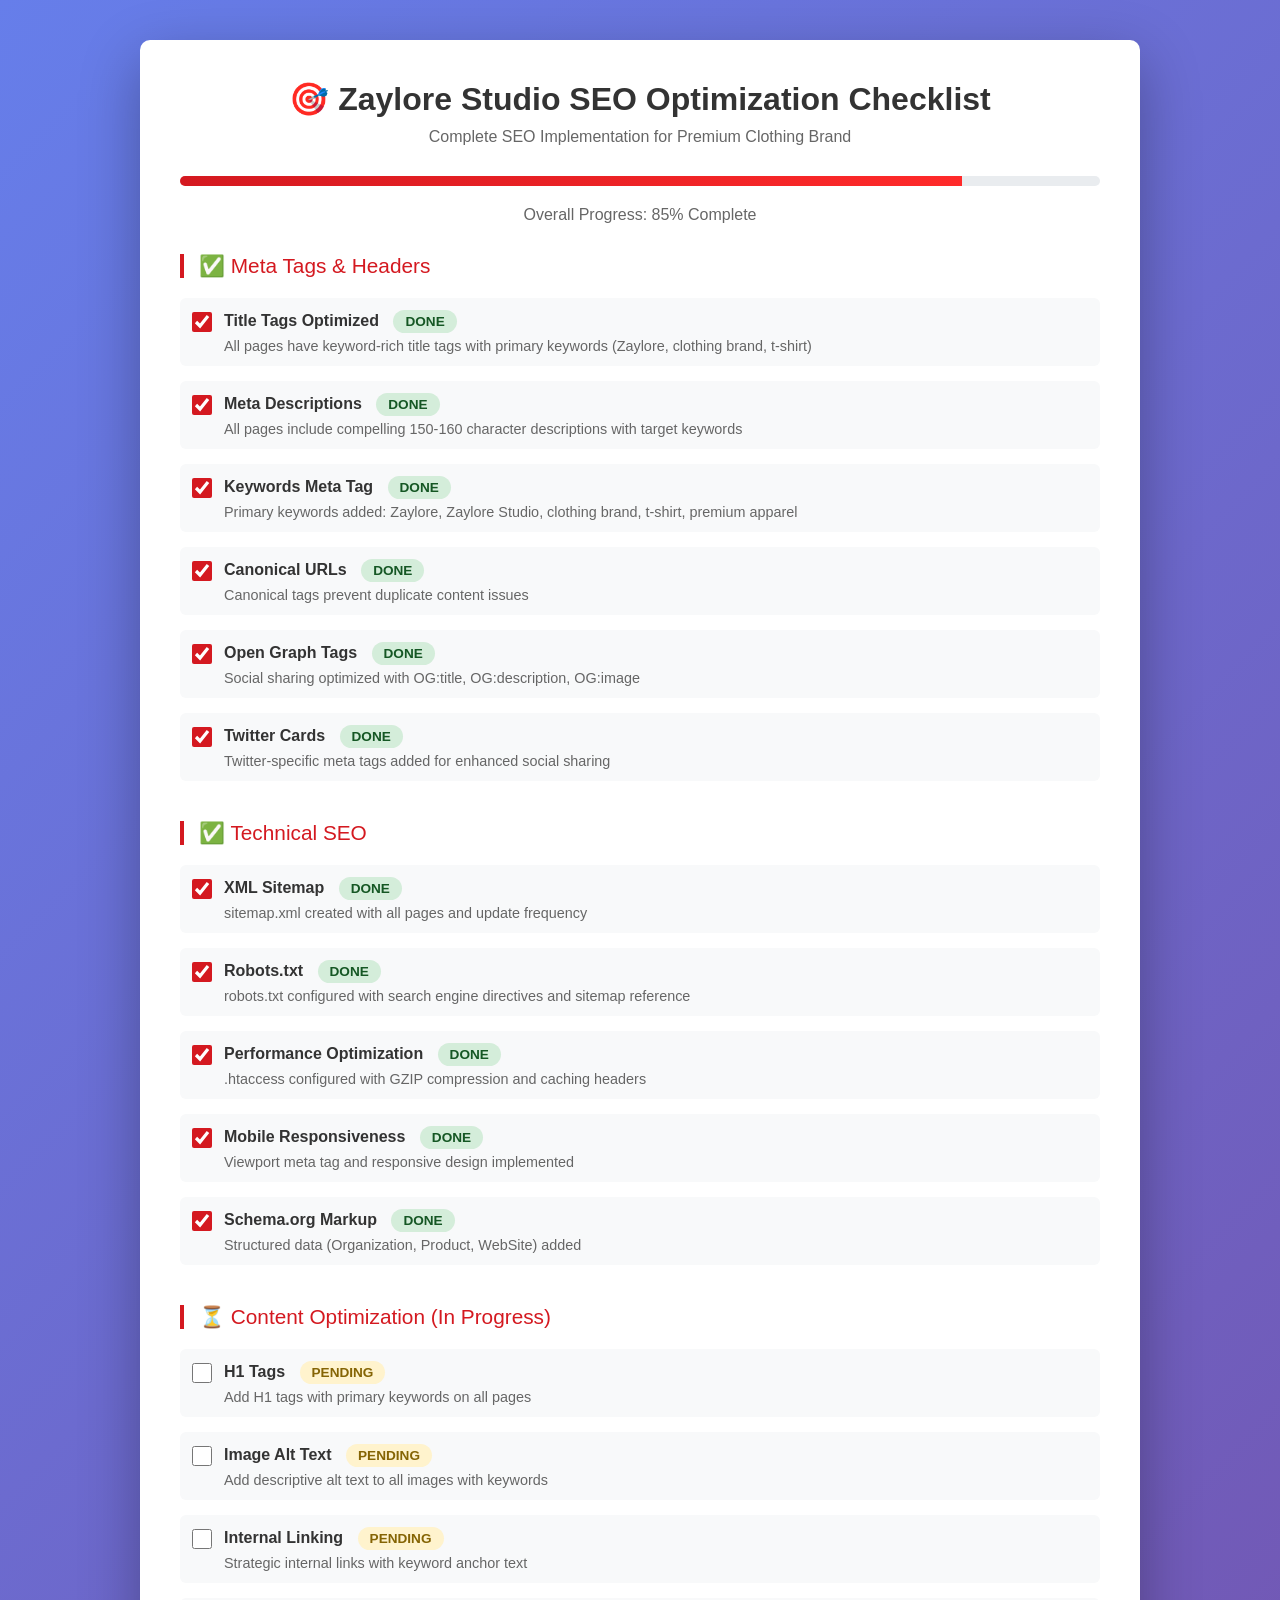
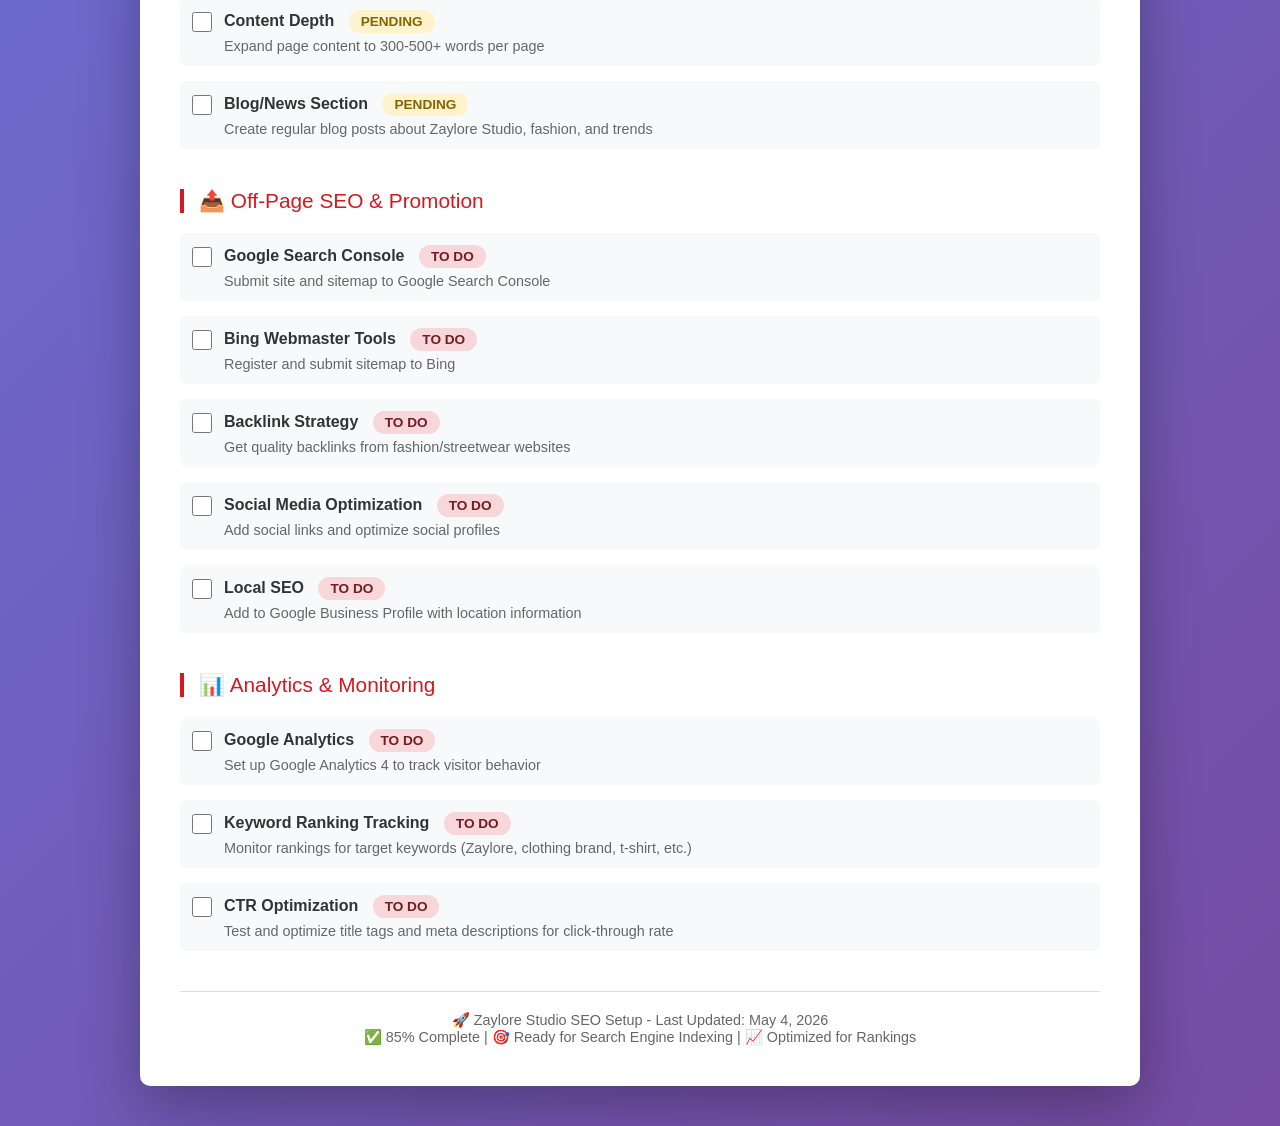
<file: seo-checklist.html>
<!DOCTYPE html>
<html lang="en">

<head>
    <meta charset="UTF-8">
    <meta name="viewport" content="width=device-width, initial-scale=1.0">
    <title>Zaylore Studio - SEO Optimization Checklist</title>
    <style>
        * {
            margin: 0;
            padding: 0;
            box-sizing: border-box;
        }

        body {
            font-family: 'Segoe UI', Tahoma, Geneva, Verdana, sans-serif;
            background: linear-gradient(135deg, #667eea 0%, #764ba2 100%);
            min-height: 100vh;
            padding: 40px 20px;
        }

        .container {
            max-width: 1000px;
            margin: 0 auto;
            background: white;
            border-radius: 10px;
            box-shadow: 0 20px 60px rgba(0, 0, 0, 0.3);
            padding: 40px;
        }

        h1 {
            color: #333;
            margin-bottom: 10px;
            text-align: center;
        }

        .subtitle {
            text-align: center;
            color: #666;
            margin-bottom: 30px;
        }

        .section {
            margin-bottom: 40px;
        }

        .section-title {
            font-size: 1.3rem;
            color: #d41920;
            margin-bottom: 20px;
            border-left: 4px solid #d41920;
            padding-left: 15px;
        }

        .checkbox-item {
            display: flex;
            align-items: flex-start;
            margin-bottom: 15px;
            padding: 12px;
            background: #f8f9fa;
            border-radius: 6px;
            transition: all 0.3s;
        }

        .checkbox-item:hover {
            background: #e9ecef;
        }

        input[type="checkbox"] {
            width: 20px;
            height: 20px;
            margin-right: 12px;
            margin-top: 2px;
            cursor: pointer;
            accent-color: #d41920;
        }

        .item-content {
            flex: 1;
        }

        .item-title {
            font-weight: 600;
            color: #333;
            margin-bottom: 5px;
        }

        .item-description {
            font-size: 0.9rem;
            color: #666;
        }

        .status {
            display: inline-block;
            padding: 4px 12px;
            border-radius: 20px;
            font-size: 0.85rem;
            font-weight: 600;
            margin-left: 10px;
        }

        .status-done {
            background: #d4edda;
            color: #155724;
        }

        .status-pending {
            background: #fff3cd;
            color: #856404;
        }

        .status-warning {
            background: #f8d7da;
            color: #721c24;
        }

        .footer {
            margin-top: 40px;
            padding-top: 20px;
            border-top: 1px solid #ddd;
            text-align: center;
            color: #666;
            font-size: 0.9rem;
        }

        .progress-bar {
            width: 100%;
            height: 10px;
            background: #e9ecef;
            border-radius: 10px;
            overflow: hidden;
            margin: 20px 0;
        }

        .progress-fill {
            height: 100%;
            background: linear-gradient(90deg, #d41920, #ff2a2a);
            width: 85%;
        }
    </style>
</head>

<body>
    <div class="container">
        <h1>🎯 Zaylore Studio SEO Optimization Checklist</h1>
        <p class="subtitle">Complete SEO Implementation for Premium Clothing Brand</p>

        <div class="progress-bar">
            <div class="progress-fill"></div>
        </div>
        <p style="text-align: center; color: #666; margin-bottom: 30px;">Overall Progress: 85% Complete</p>

        <!-- Meta Tags & Headers -->
        <div class="section">
            <div class="section-title">✅ Meta Tags & Headers</div>

            <label class="checkbox-item">
                <input type="checkbox" checked>
                <div class="item-content">
                    <div class="item-title">Title Tags Optimized <span class="status status-done">DONE</span></div>
                    <div class="item-description">All pages have keyword-rich title tags with primary keywords (Zaylore,
                        clothing brand, t-shirt)</div>
                </div>
            </label>

            <label class="checkbox-item">
                <input type="checkbox" checked>
                <div class="item-content">
                    <div class="item-title">Meta Descriptions <span class="status status-done">DONE</span></div>
                    <div class="item-description">All pages include compelling 150-160 character descriptions with
                        target keywords</div>
                </div>
            </label>

            <label class="checkbox-item">
                <input type="checkbox" checked>
                <div class="item-content">
                    <div class="item-title">Keywords Meta Tag <span class="status status-done">DONE</span></div>
                    <div class="item-description">Primary keywords added: Zaylore, Zaylore Studio, clothing brand,
                        t-shirt, premium apparel</div>
                </div>
            </label>

            <label class="checkbox-item">
                <input type="checkbox" checked>
                <div class="item-content">
                    <div class="item-title">Canonical URLs <span class="status status-done">DONE</span></div>
                    <div class="item-description">Canonical tags prevent duplicate content issues</div>
                </div>
            </label>

            <label class="checkbox-item">
                <input type="checkbox" checked>
                <div class="item-content">
                    <div class="item-title">Open Graph Tags <span class="status status-done">DONE</span></div>
                    <div class="item-description">Social sharing optimized with OG:title, OG:description, OG:image</div>
                </div>
            </label>

            <label class="checkbox-item">
                <input type="checkbox" checked>
                <div class="item-content">
                    <div class="item-title">Twitter Cards <span class="status status-done">DONE</span></div>
                    <div class="item-description">Twitter-specific meta tags added for enhanced social sharing</div>
                </div>
            </label>
        </div>

        <!-- Technical SEO -->
        <div class="section">
            <div class="section-title">✅ Technical SEO</div>

            <label class="checkbox-item">
                <input type="checkbox" checked>
                <div class="item-content">
                    <div class="item-title">XML Sitemap <span class="status status-done">DONE</span></div>
                    <div class="item-description">sitemap.xml created with all pages and update frequency</div>
                </div>
            </label>

            <label class="checkbox-item">
                <input type="checkbox" checked>
                <div class="item-content">
                    <div class="item-title">Robots.txt <span class="status status-done">DONE</span></div>
                    <div class="item-description">robots.txt configured with search engine directives and sitemap
                        reference</div>
                </div>
            </label>

            <label class="checkbox-item">
                <input type="checkbox" checked>
                <div class="item-content">
                    <div class="item-title">Performance Optimization <span class="status status-done">DONE</span></div>
                    <div class="item-description">.htaccess configured with GZIP compression and caching headers</div>
                </div>
            </label>

            <label class="checkbox-item">
                <input type="checkbox" checked>
                <div class="item-content">
                    <div class="item-title">Mobile Responsiveness <span class="status status-done">DONE</span></div>
                    <div class="item-description">Viewport meta tag and responsive design implemented</div>
                </div>
            </label>

            <label class="checkbox-item">
                <input type="checkbox" checked>
                <div class="item-content">
                    <div class="item-title">Schema.org Markup <span class="status status-done">DONE</span></div>
                    <div class="item-description">Structured data (Organization, Product, WebSite) added</div>
                </div>
            </label>
        </div>

        <!-- Content Optimization -->
        <div class="section">
            <div class="section-title">⏳ Content Optimization (In Progress)</div>

            <label class="checkbox-item">
                <input type="checkbox">
                <div class="item-content">
                    <div class="item-title">H1 Tags <span class="status status-pending">PENDING</span></div>
                    <div class="item-description">Add H1 tags with primary keywords on all pages</div>
                </div>
            </label>

            <label class="checkbox-item">
                <input type="checkbox">
                <div class="item-content">
                    <div class="item-title">Image Alt Text <span class="status status-pending">PENDING</span></div>
                    <div class="item-description">Add descriptive alt text to all images with keywords</div>
                </div>
            </label>

            <label class="checkbox-item">
                <input type="checkbox">
                <div class="item-content">
                    <div class="item-title">Internal Linking <span class="status status-pending">PENDING</span></div>
                    <div class="item-description">Strategic internal links with keyword anchor text</div>
                </div>
            </label>

            <label class="checkbox-item">
                <input type="checkbox">
                <div class="item-content">
                    <div class="item-title">Content Depth <span class="status status-pending">PENDING</span></div>
                    <div class="item-description">Expand page content to 300-500+ words per page</div>
                </div>
            </label>

            <label class="checkbox-item">
                <input type="checkbox">
                <div class="item-content">
                    <div class="item-title">Blog/News Section <span class="status status-pending">PENDING</span></div>
                    <div class="item-description">Create regular blog posts about Zaylore Studio, fashion, and trends
                    </div>
                </div>
            </label>
        </div>

        <!-- Off-Page SEO -->
        <div class="section">
            <div class="section-title">📤 Off-Page SEO & Promotion</div>

            <label class="checkbox-item">
                <input type="checkbox">
                <div class="item-content">
                    <div class="item-title">Google Search Console <span class="status status-warning">TO DO</span></div>
                    <div class="item-description">Submit site and sitemap to Google Search Console</div>
                </div>
            </label>

            <label class="checkbox-item">
                <input type="checkbox">
                <div class="item-content">
                    <div class="item-title">Bing Webmaster Tools <span class="status status-warning">TO DO</span></div>
                    <div class="item-description">Register and submit sitemap to Bing</div>
                </div>
            </label>

            <label class="checkbox-item">
                <input type="checkbox">
                <div class="item-content">
                    <div class="item-title">Backlink Strategy <span class="status status-warning">TO DO</span></div>
                    <div class="item-description">Get quality backlinks from fashion/streetwear websites</div>
                </div>
            </label>

            <label class="checkbox-item">
                <input type="checkbox">
                <div class="item-content">
                    <div class="item-title">Social Media Optimization <span class="status status-warning">TO DO</span>
                    </div>
                    <div class="item-description">Add social links and optimize social profiles</div>
                </div>
            </label>

            <label class="checkbox-item">
                <input type="checkbox">
                <div class="item-content">
                    <div class="item-title">Local SEO <span class="status status-warning">TO DO</span></div>
                    <div class="item-description">Add to Google Business Profile with location information</div>
                </div>
            </label>
        </div>

        <!-- Analytics & Monitoring -->
        <div class="section">
            <div class="section-title">📊 Analytics & Monitoring</div>

            <label class="checkbox-item">
                <input type="checkbox">
                <div class="item-content">
                    <div class="item-title">Google Analytics <span class="status status-warning">TO DO</span></div>
                    <div class="item-description">Set up Google Analytics 4 to track visitor behavior</div>
                </div>
            </label>

            <label class="checkbox-item">
                <input type="checkbox">
                <div class="item-content">
                    <div class="item-title">Keyword Ranking Tracking <span class="status status-warning">TO DO</span>
                    </div>
                    <div class="item-description">Monitor rankings for target keywords (Zaylore, clothing brand,
                        t-shirt, etc.)</div>
                </div>
            </label>

            <label class="checkbox-item">
                <input type="checkbox">
                <div class="item-content">
                    <div class="item-title">CTR Optimization <span class="status status-warning">TO DO</span></div>
                    <div class="item-description">Test and optimize title tags and meta descriptions for click-through
                        rate</div>
                </div>
            </label>
        </div>

        <div class="footer">
            <p>🚀 Zaylore Studio SEO Setup - Last Updated: May 4, 2026</p>
            <p>✅ 85% Complete | 🎯 Ready for Search Engine Indexing | 📈 Optimized for Rankings</p>
        </div>
    </div>
</body>

</html>
</file>
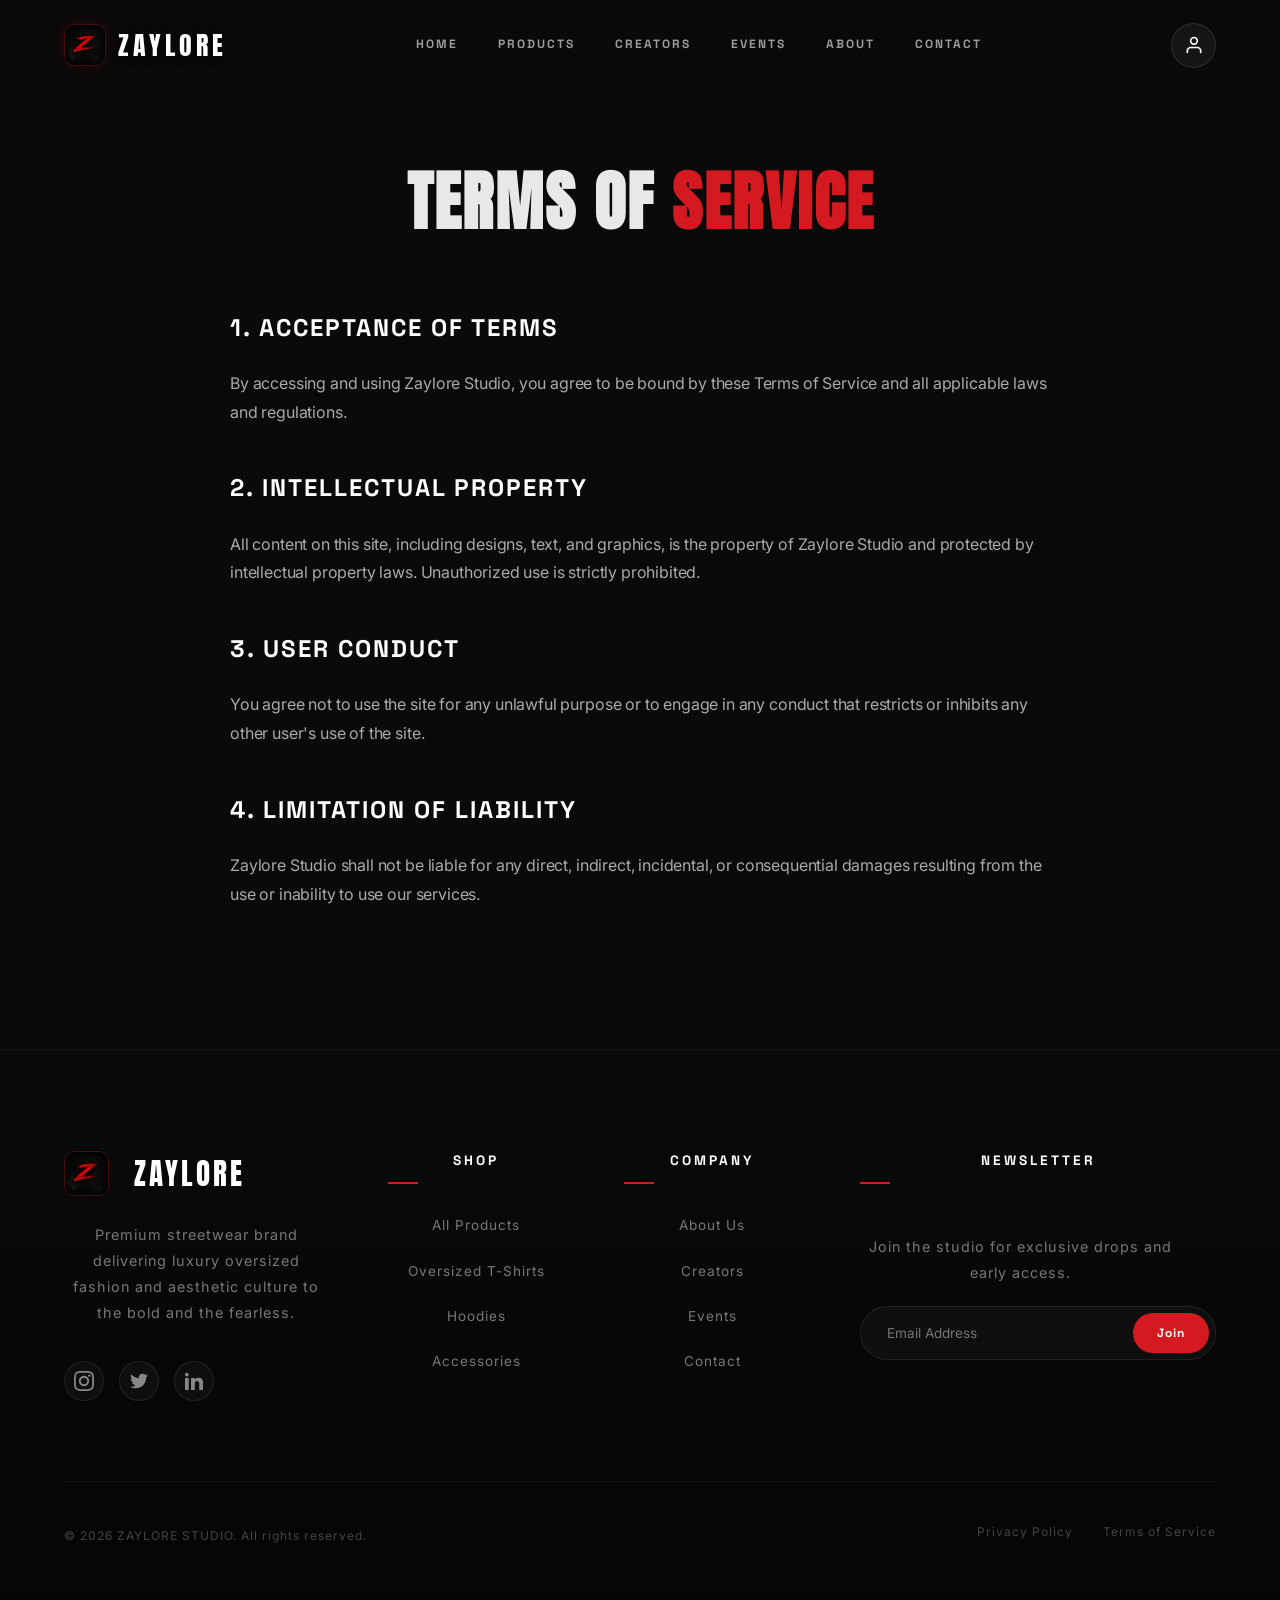
<file: terms.html>
<!DOCTYPE html>
<html lang="en">
<head>
    <meta charset="UTF-8">
    <meta name="viewport" content="width=device-width, initial-scale=1.0">
    <title>Terms of Service | Zaylore Studio</title>
    <link rel="icon" href="img/logo-icon-sm.jpg" type="image/jpeg">
    <link rel="preconnect" href="https://fonts.googleapis.com">
    <link rel="preconnect" href="https://fonts.gstatic.com" crossorigin>
    <link href="https://fonts.googleapis.com/css2?family=Anton&family=Inter:wght@300;400;500;600;700&family=Space+Grotesk:wght@400;500;600;700&display=swap" rel="stylesheet">
    <link rel="stylesheet" href="styles.css">
    <style>
        .legal-container {
            max-width: 900px;
            margin: 150px auto 100px;
            padding: 0 40px;
        }
        .legal-title {
            font-family: 'Anton', sans-serif;
            font-size: 4rem;
            letter-spacing: 2px;
            text-transform: uppercase;
            margin-bottom: 50px;
            text-align: center;
        }
        .legal-title span { color: #d41920; }
        .legal-content {
            font-family: 'Inter', sans-serif;
            line-height: 1.8;
            color: #aaa;
        }
        .legal-section { margin-bottom: 40px; }
        .legal-section h2 {
            font-family: 'Space Grotesk', sans-serif;
            color: #fff;
            font-size: 1.5rem;
            margin-bottom: 20px;
            text-transform: uppercase;
            letter-spacing: 2px;
        }
        .legal-section p { margin-bottom: 15px; }
    </style>
</head>
<body class="dark-theme">
    <!-- Navbar -->
    
    <!-- Navigation -->
    
    <!-- Navigation -->
    <nav id="main-nav">
        <div class="nav-container">
            <a href="index.html" class="nav-logo">
                <img src="img/logo-icon-sm.jpg" alt="Zaylore Logo">
                <span class="logo-text">ZAYLORE</span>
            </a>
            
            <div class="nav-links" id="nav-links">
                <a href="index.html" class="nav-link">Home</a>
                <a href="products.html" class="nav-link">Products</a>
                <a href="creators.html" class="nav-link">Creators</a>
                <a href="events.html" class="nav-link">Events</a>
                <a href="about.html" class="nav-link">About</a>
                <a href="contact.html" class="nav-link">Contact</a>
            </div>

            <div class="nav-right">
                <a href="account.html" class="nav-action mobile-visible" aria-label="Account">
                    <svg viewBox="0 0 24 24" fill="none" stroke="currentColor" stroke-width="2" stroke-linecap="round" stroke-linejoin="round"><path d="M20 21v-2a4 4 0 0 0-4-4H8a4 4 0 0 0-4 4v2"></path><circle cx="12" cy="7" r="4"></circle></svg>
                </a>
                <div class="hamburger" id="hamburger">
                    <span></span>
                    <span></span>
                    <span></span>
                </div>
            </div>
        </div>
    </nav>



    <main class="legal-container">
        <h1 class="legal-title">TERMS OF <span>SERVICE</span></h1>
        
        <div class="legal-content">
            <div class="legal-section">
                <h2>1. Acceptance of Terms</h2>
                <p>By accessing and using Zaylore Studio, you agree to be bound by these Terms of Service and all applicable laws and regulations.</p>
            </div>

            <div class="legal-section">
                <h2>2. Intellectual Property</h2>
                <p>All content on this site, including designs, text, and graphics, is the property of Zaylore Studio and protected by intellectual property laws. Unauthorized use is strictly prohibited.</p>
            </div>

            <div class="legal-section">
                <h2>3. User Conduct</h2>
                <p>You agree not to use the site for any unlawful purpose or to engage in any conduct that restricts or inhibits any other user's use of the site.</p>
            </div>

            <div class="legal-section">
                <h2>4. Limitation of Liability</h2>
                <p>Zaylore Studio shall not be liable for any direct, indirect, incidental, or consequential damages resulting from the use or inability to use our services.</p>
            </div>
        </div>
    </main>

    <script src="script.js"></script>

    <!-- Footer -->
    <footer id="main-footer">
        <div class="footer-grid">
            <div class="footer-col-brand">
                <a href="index.html" class="footer-logo-wrap">
                    <img src="img/logo-icon-sm.jpg" alt="Zaylore Studio" class="footer-logo-img">
                    <span class="footer-brand-name">ZAYLORE</span>
                </a>
                <p class="footer-desc">Premium streetwear brand delivering luxury oversized fashion and aesthetic culture to the bold and the fearless.</p>
                <div class="footer-socials">
                    <a href="#" class="social-btn" aria-label="Instagram">
                        <svg width="20" height="20" fill="currentColor" viewBox="0 0 24 24"><path d="M12 2.163c3.204 0 3.584.012 4.85.07 3.252.148 4.771 1.691 4.919 4.919.058 1.265.069 1.645.069 4.849 0 3.205-.012 3.584-.069 4.849-.149 3.225-1.664 4.771-4.919 4.919-1.266.058-1.644.07-4.85.07-3.204 0-3.584-.012-4.849-.07-3.26-.149-4.771-1.699-4.919-4.92-.058-1.265-.07-1.644-.07-4.849 0-3.204.013-3.583.07-4.849.149-3.227 1.664-4.771 4.919-4.919 1.266-.057 1.645-.069 4.849-.069zm0-2.163c-3.259 0-3.667.014-4.947.072-4.358.2-6.78 2.618-6.98 6.98-.059 1.281-.073 1.689-.073 4.948 0 3.259.014 3.668.072 4.948.2 4.358 2.618 6.78 6.98 6.98 1.281.058 1.689.072 4.948.072 3.259 0 3.668-.014 4.948-.072 4.354-.2 6.782-2.618 6.979-6.98.059-1.28.073-1.689.073-4.948 0-3.259-.014-3.667-.072-4.947-.196-4.354-2.617-6.78-6.979-6.98-1.281-.059-1.69-.073-4.949-.073zm0 5.838c-3.403 0-6.162 2.759-6.162 6.162s2.759 6.163 6.162 6.163 6.162-2.759 6.162-6.163c0-3.403-2.759-6.162-6.162-6.162zm0 10.162c-2.209 0-4-1.79-4-4 0-2.209 1.791-4 4-4s4 1.791 4 4c0 2.21-1.791 4-4 4zm6.406-11.845c-.796 0-1.441.645-1.441 1.44s.645 1.44 1.441 1.44c.795 0 1.439-.645 1.439-1.44s-.644-1.44-1.439-1.44z"/></svg>
                    </a>
                    <a href="#" class="social-btn" aria-label="Twitter">
                        <svg width="18" height="18" fill="currentColor" viewBox="0 0 24 24"><path d="M24 4.557c-.883.392-1.832.656-2.828.775 1.017-.609 1.798-1.574 2.165-2.724-.951.564-2.005.974-3.127 1.195-.897-.957-2.178-1.555-3.594-1.555-3.179 0-5.515 2.966-4.797 6.045-4.091-.205-7.719-2.165-10.148-5.144-1.29 2.213-.669 5.108 1.523 6.574-.806-.026-1.566-.247-2.229-.616-.054 2.281 1.581 4.415 3.949 4.89-.693.188-1.452.232-2.224.084.626 1.956 2.444 3.379 4.6 3.419-2.07 1.623-4.678 2.348-7.29 2.04 2.179 1.397 4.768 2.212 7.548 2.212 9.142 0 14.307-7.721 13.995-14.646.962-.695 1.797-1.562 2.457-2.549z"/></svg>
                    </a>
                    <a href="#" class="social-btn" aria-label="LinkedIn">
                        <svg width="18" height="18" fill="currentColor" viewBox="0 0 24 24"><path d="M4.98 3.5c0 1.381-1.11 2.5-2.48 2.5s-2.48-1.119-2.48-2.5c0-1.38 1.11-2.5 2.48-2.5s2.48 1.12 2.48 2.5zm.02 4.5h-5v16h5v-16zm7.982 0h-4.968v16h4.969v-8.399c0-4.67 6.029-5.052 6.029 0v8.399h4.988v-10.131c0-7.88-8.922-7.593-11.018-3.714v-2.155z"/></svg>
                    </a>
                </div>
            </div>

            <div class="footer-col">
                <h4 class="footer-col-title">Shop</h4>
                <ul class="footer-menu">
                    <li><a href="products.html" class="footer-menu-link">All Products</a></li>
                    <li><a href="products.html#oversized" class="footer-menu-link">Oversized T-Shirts</a></li>
                    <li><a href="products.html#hoodies" class="footer-menu-link">Hoodies</a></li>
                    <li><a href="products.html#accessories" class="footer-menu-link">Accessories</a></li>
                </ul>
            </div>

            <div class="footer-col">
                <h4 class="footer-col-title">Company</h4>
                <ul class="footer-menu">
                    <li><a href="about.html" class="footer-menu-link">About Us</a></li>
                    <li><a href="creators.html" class="footer-menu-link">Creators</a></li>
                    <li><a href="events.html" class="footer-menu-link">Events</a></li>
                    <li><a href="contact.html" class="footer-menu-link">Contact</a></li>
                </ul>
            </div>

            <div class="footer-col-newsletter">
                <h4 class="footer-col-title">Newsletter</h4>
                <p class="footer-desc">Join the studio for exclusive drops and early access.</p>
                <form class="newsletter-form">
                    <input type="email" placeholder="Email Address" class="newsletter-input" required>
                    <button type="submit" class="newsletter-btn">Join</button>
                </form>
            </div>
        </div>

        <div class="footer-bottom">
            <p class="copyright">&copy; 2026 ZAYLORE STUDIO. All rights reserved.</p>
            <div class="footer-legal">
                <a href="privacy.html" class="legal-link">Privacy Policy</a>
                <a href="terms.html" class="legal-link">Terms of Service</a>
            </div>
        </div>
    </footer>


</body>
</html>
</file>
<file: styles.css>
/* ============================================================
   ZaylaStudio — Global Styles
   Color palette derived from logo:
     - Background: #0a0a0a (deep black)
     - Primary accent: #d41920 (bold red)
     - Secondary accent: #ff2a2a (bright red glow)
     - Text: #e8e8e8 (silver/light grey)
     - Text muted: #888888
   ============================================================ */

*,
*::before,
*::after {
    margin: 0;
    padding: 0;
    box-sizing: border-box;
}

:root {
    --bg-dark: #0a0a0a;
    --bg-surface: #111111;
    --red-primary: #d41920;
    --red-bright: #ff2a2a;
    --red-deep: #8b0000;
    --red-glow: rgba(212, 25, 32, 0.35);
    --text-light: #e8e8e8;
    --text-muted: #777777;
    --font-display: 'Anton', sans-serif;
    --font-body: 'Inter', sans-serif;
    --font-ui: 'Space Grotesk', sans-serif;
}

html {
    scroll-behavior: smooth;
}

body {
    font-family: var(--font-body);
    background-color: var(--bg-dark);
    color: var(--text-light);
    min-height: 100vh;
    overflow-x: hidden;
    display: flex;
    flex-direction: column;
    position: relative;
    line-height: 1.65;
    -webkit-font-smoothing: antialiased;
    -moz-osx-font-smoothing: grayscale;
    letter-spacing: -0.01em;
}

/* ---- Particle Canvas ---- */
#particles-canvas {
    position: fixed;
    top: 0;
    left: 0;
    width: 100%;
    height: 100%;
    z-index: 0;
    pointer-events: none;
}

/* ---- Glow Orbs ---- */
.glow {
    position: fixed;
    border-radius: 50%;
    filter: blur(60px);
    pointer-events: none;
    z-index: 0;
    will-change: transform;
}

.glow-1 {
    width: 350px;
    height: 350px;
    background: radial-gradient(circle, var(--red-glow) 0%, transparent 70%);
    top: -150px;
    left: -100px;
    animation: glowFloat1 12s ease-in-out infinite;
}

.glow-2 {
    width: 300px;
    height: 300px;
    background: radial-gradient(circle, rgba(139, 0, 0, 0.2) 0%, transparent 70%);
    bottom: -100px;
    right: -80px;
    animation: glowFloat2 15s ease-in-out infinite;
}

.glow-3 {
    width: 250px;
    height: 250px;
    background: radial-gradient(circle, rgba(255, 42, 42, 0.1) 0%, transparent 70%);
    top: 50%;
    left: 50%;
    transform: translate(-50%, -50%);
    animation: glowFloat3 18s ease-in-out infinite;
}

@keyframes glowFloat1 {

    0%,
    100% {
        transform: translate(0, 0) scale(1);
    }

    50% {
        transform: translate(40px, 30px) scale(1.1);
    }
}

@keyframes glowFloat2 {

    0%,
    100% {
        transform: translate(0, 0) scale(1);
    }

    50% {
        transform: translate(-30px, -40px) scale(1.15);
    }
}

@keyframes glowFloat3 {

    0%,
    100% {
        transform: translate(-50%, -50%) scale(1);
        opacity: 0.5;
    }

    50% {
        transform: translate(-50%, -50%) scale(1.3);
        opacity: 1;
    }
}

/* ---- Texture Overlay (About Page) ---- */
.texture-overlay {
    position: fixed;
    top: 0;
    left: 0;
    width: 100%;
    height: 100%;
    background-image:
        radial-gradient(ellipse at 20% 50%, rgba(212, 25, 32, 0.06) 0%, transparent 50%),
        radial-gradient(ellipse at 80% 20%, rgba(139, 0, 0, 0.05) 0%, transparent 50%),
        radial-gradient(ellipse at 60% 80%, rgba(255, 42, 42, 0.04) 0%, transparent 50%);
    z-index: 0;
    pointer-events: none;
}

/* ---- Navigation ---- */
#main-nav {
    position: fixed;
    top: 0;
    left: 0;
    width: 100%;
    height: 90px;
    display: flex;
    align-items: center;
    z-index: 2000;
    transition: all 0.5s cubic-bezier(0.16, 1, 0.3, 1);
    background: linear-gradient(180deg, rgba(10, 10, 10, 0.8) 0%, transparent 100%);
    padding: 0 5%;
}

#main-nav.scrolled {
    height: 70px;
    background: rgba(10, 10, 10, 0.85);
    backdrop-filter: blur(20px);
    -webkit-backdrop-filter: blur(20px);
    border-bottom: 1px solid rgba(255, 255, 255, 0.05);
    box-shadow: 0 4px 30px rgba(0, 0, 0, 0.5);
}

.nav-container {
    width: 100%;
    max-width: 1600px;
    margin: 0 auto;
    display: flex;
    align-items: center;
    justify-content: space-between;
}

.nav-logo {
    display: flex;
    align-items: center;
    gap: 12px;
    text-decoration: none;
    z-index: 2100;
}

.nav-logo img {
    width: 42px;
    height: 42px;
    border-radius: 10px;
    border: 1px solid rgba(212, 25, 32, 0.3);
    box-shadow: 0 0 15px rgba(212, 25, 32, 0.15);
    transition: all 0.4s ease;
}

.nav-logo:hover img {
    transform: scale(1.05) rotate(5deg);
    box-shadow: 0 0 25px rgba(212, 25, 32, 0.4);
    border-color: var(--red-bright);
}

.logo-text {
    font-family: var(--font-display);
    font-size: 1.6rem;
    letter-spacing: 4px;
    color: #fff;
    text-transform: uppercase;
    text-shadow: 0 2px 10px rgba(0, 0, 0, 0.5);
}

.nav-links {
    display: flex;
    gap: 40px;
    align-items: center;
}

.nav-link {
    font-family: var(--font-ui);
    font-size: 0.75rem;
    font-weight: 700;
    letter-spacing: 2px;
    text-transform: uppercase;
    text-decoration: none;
    color: rgba(255, 255, 255, 0.6);
    transition: all 0.3s cubic-bezier(0.4, 0, 0.2, 1);
    position: relative;
    padding: 10px 0;
}

.nav-link::before {
    content: '';
    position: absolute;
    bottom: 0;
    left: 50%;
    width: 0;
    height: 2px;
    background: var(--red-primary);
    transition: all 0.3s ease;
    transform: translateX(-50%);
    box-shadow: 0 0 10px var(--red-glow);
}

.nav-link:hover {
    color: #fff;
}

.nav-link:hover::before,
.nav-link.active::before {
    width: 100%;
}

.nav-link.active {
    color: #fff;
}

.nav-right {
    display: flex;
    align-items: center;
    gap: 25px;
}

/* Improved accessibility and spacing for nav links on desktop */
.nav-links a[aria-current="page"],
.nav-link.active {
    color: #fff;
    font-weight: 800;
}

.nav-logo {
    text-decoration: none;
}

/* Footer improvements */
#main-footer {
    background: linear-gradient(180deg, rgba(12, 12, 12, 0.95), rgba(8, 8, 8, 0.98));
    color: var(--text-light);
    padding: 48px 5%;
    border-top: 1px solid rgba(255, 255, 255, 0.03);
}

.footer-grid {
    max-width: 1200px;
    margin: 0 auto 24px;
    display: grid;
    grid-template-columns: 1.5fr 1fr 1fr 1fr;
    gap: 24px;
    align-items: start;
}

.footer-logo-img {
    width: 48px;
    height: 48px;
    object-fit: cover;
    border-radius: 8px;
}

.footer-brand-name {
    display: inline-block;
    margin-left: 10px;
    font-family: var(--font-display);
    font-size: 1.1rem;
    letter-spacing: 4px;
}

.footer-col-title {
    font-weight: 800;
    color: #fff;
    margin-bottom: 12px;
}

.footer-menu-link,
.legal-link {
    color: var(--text-muted);
    text-decoration: none;
    display: inline-block;
    margin-bottom: 8px;
}

.footer-menu-link:hover,
.legal-link:hover {
    color: #fff;
    text-decoration: underline;
}

.footer-bottom {
    max-width: 1200px;
    margin: 0 auto;
    display: flex;
    justify-content: space-between;
    align-items: center;
    padding: 12px 0 30px;
    border-top: 1px solid rgba(255, 255, 255, 0.03);
}

@media (max-width: 900px) {
    .footer-grid {
        grid-template-columns: 1fr;
    }

    #main-nav {
        padding: 0 18px;
    }
}

.nav-action {
    display: flex;
    align-items: center;
    justify-content: center;
    width: 45px;
    height: 45px;
    border-radius: 50%;
    background: rgba(255, 255, 255, 0.05);
    border: 1px solid rgba(255, 255, 255, 0.1);
    color: #fff;
    transition: all 0.4s cubic-bezier(0.16, 1, 0.3, 1);
    text-decoration: none;
}

.nav-action:hover {
    background: var(--red-primary);
    border-color: var(--red-bright);
    transform: translateY(-3px);
    box-shadow: 0 5px 20px rgba(212, 25, 32, 0.4);
}

.nav-action svg {
    width: 20px;
    height: 20px;
}

.hamburger {
    display: none;
    flex-direction: column;
    justify-content: space-between;
    width: 30px;
    height: 20px;
    cursor: pointer;
    z-index: 2100;
}

.hamburger span {
    display: block;
    width: 100%;
    height: 2px;
    background: #fff;
    border-radius: 2px;
    transition: all 0.4s cubic-bezier(0.16, 1, 0.3, 1);
}

.hamburger.active span:nth-child(1) {
    transform: translateY(9px) rotate(45deg);
}

.hamburger.active span:nth-child(2) {
    opacity: 0;
    transform: translateX(-10px);
}

.hamburger.active span:nth-child(3) {
    transform: translateY(-9px) rotate(-45deg);
}

/* Mobile Nav Overlay */
@media (max-width: 1024px) {
    #main-nav {
        height: 80px;
        padding: 0 25px;
    }

    .nav-links {
        position: fixed;
        top: 0;
        right: -100%;
        width: 100%;
        height: 100vh;
        background: #0a0a0a;
        flex-direction: column;
        justify-content: center;
        gap: 30px;
        transition: all 0.6s cubic-bezier(0.16, 1, 0.3, 1);
        z-index: 2050;
    }

    .nav-links.open {
        right: 0;
    }

    .nav-link {
        font-size: 1.5rem;
        letter-spacing: 5px;
    }

    .hamburger {
        display: flex;
    }

    .nav-right .nav-action:not(.mobile-visible) {
        display: none;
    }
}


/* ---- Hero / Home Page ---- */
#home-main {
    flex: 1;
    display: flex;
    align-items: center;
    justify-content: center;
    min-height: 100vh;
    position: relative;
    z-index: 1;
}

.hero-content {
    text-align: center;
    display: flex;
    flex-direction: column;
    align-items: center;
    gap: 28px;
    padding: 90px 20px 20px;
}

/* Logo */
.logo-container {
    animation: logoFadeIn 1.2s ease-out forwards;
    opacity: 0;
}

.hero-logo-img {
    width: min(450px, 85vw);
    height: auto;
    border-radius: 16px;
    filter: drop-shadow(0 0 40px rgba(212, 25, 32, 0.3));
    transition: filter 0.4s ease, transform 0.4s ease;
}

.hero-logo-img:hover {
    filter: drop-shadow(0 0 60px rgba(212, 25, 32, 0.5));
    transform: scale(1.02);
}

@keyframes logoFadeIn {
    0% {
        opacity: 0;
        transform: translateY(-30px) scale(0.95);
    }

    100% {
        opacity: 1;
        transform: translateY(0) scale(1);
    }
}

/* Coming Soon Title */
.coming-soon-wrapper {
    display: flex;
    align-items: center;
    gap: 24px;
    opacity: 0;
    animation: comingSoonReveal 1.2s ease-out 0.6s forwards;
}

.line-decoration {
    width: 80px;
    height: 2px;
    background: linear-gradient(90deg, transparent, var(--red-primary));
    position: relative;
}

.line-decoration.right {
    background: linear-gradient(90deg, var(--red-primary), transparent);
}

.line-decoration::after {
    content: '';
    position: absolute;
    width: 6px;
    height: 6px;
    border-radius: 50%;
    background: var(--red-primary);
    top: 50%;
    transform: translateY(-50%);
    box-shadow: 0 0 10px var(--red-glow);
}

.line-decoration.left::after {
    right: 0;
}

.line-decoration.right::after {
    left: 0;
}

.coming-soon-title {
    font-family: var(--font-display);
    font-size: clamp(1.8rem, 5vw, 3.5rem);
    font-weight: 900;
    letter-spacing: 8px;
    text-transform: uppercase;
    background: linear-gradient(135deg, #ffffff 0%, #cccccc 40%, var(--red-primary) 80%, var(--red-bright) 100%);
    -webkit-background-clip: text;
    -webkit-text-fill-color: transparent;
    background-clip: text;
    background-size: 200% 100%;
    animation: shimmerText 3s ease-in-out infinite;
    position: relative;
}

@keyframes comingSoonReveal {
    0% {
        opacity: 0;
        transform: translateY(20px) scale(0.95);
        filter: blur(8px);
    }

    100% {
        opacity: 1;
        transform: translateY(0) scale(1);
        filter: blur(0);
    }
}

@keyframes shimmerText {
    0% {
        background-position: 200% center;
    }

    100% {
        background-position: -200% center;
    }
}

@keyframes fadeInUp {
    0% {
        opacity: 0;
        transform: translateY(20px);
    }

    100% {
        opacity: 1;
        transform: translateY(0);
    }
}

/* Tagline */
.tagline {
    font-family: var(--font-body);
    font-size: 1rem;
    font-weight: 300;
    color: var(--text-muted);
    letter-spacing: 2px;
    animation: fadeInUp 1s ease-out 1s forwards;
    opacity: 0;
}

/* Pulse Ring */
.pulse-ring {
    position: relative;
    width: 16px;
    height: 16px;
    animation: fadeInUp 1s ease-out 1.3s forwards;
    opacity: 0;
}

.pulse-dot {
    width: 8px;
    height: 8px;
    background: var(--red-primary);
    border-radius: 50%;
    position: absolute;
    top: 50%;
    left: 50%;
    transform: translate(-50%, -50%);
    box-shadow: 0 0 10px var(--red-glow);
}

.pulse-ring::before,
.pulse-ring::after {
    content: '';
    position: absolute;
    top: 50%;
    left: 50%;
    transform: translate(-50%, -50%);
    border: 1px solid var(--red-primary);
    border-radius: 50%;
    animation: pulseOut 2s ease-out infinite;
}

.pulse-ring::after {
    animation-delay: 1s;
}

@keyframes pulseOut {
    0% {
        width: 8px;
        height: 8px;
        opacity: 0.8;
    }

    100% {
        width: 50px;
        height: 50px;
        opacity: 0;
    }
}

/* ---- About Page ---- */
#about-main {
    flex: 1;
    display: flex;
    align-items: center;
    justify-content: center;
    min-height: 100vh;
    position: relative;
    z-index: 1;
}

.about-content {
    text-align: center;
    display: flex;
    flex-direction: column;
    align-items: center;
}

.about-icon-wrapper {
    position: relative;
    animation: logoFadeIn 1.2s ease-out forwards;
    opacity: 0;
}

.about-z-icon {
    width: 180px;
    height: 180px;
    border-radius: 50%;
    object-fit: cover;
    filter: drop-shadow(0 0 50px rgba(212, 25, 32, 0.4));
    position: relative;
    z-index: 2;
    transition: filter 0.4s ease;
}

.about-z-icon:hover {
    filter: drop-shadow(0 0 70px rgba(212, 25, 32, 0.6));
}

.icon-ring {
    position: absolute;
    top: 50%;
    left: 50%;
    transform: translate(-50%, -50%);
    width: 220px;
    height: 220px;
    border: 1px solid rgba(212, 25, 32, 0.2);
    border-radius: 50%;
    z-index: 1;
    animation: ringPulse 3s ease-in-out infinite;
}

.icon-ring::before {
    content: '';
    position: absolute;
    top: 50%;
    left: 50%;
    transform: translate(-50%, -50%);
    width: 260px;
    height: 260px;
    border: 1px solid rgba(212, 25, 32, 0.1);
    border-radius: 50%;
    animation: ringPulse 3s ease-in-out 1.5s infinite;
}

@keyframes ringPulse {

    0%,
    100% {
        transform: translate(-50%, -50%) scale(1);
        opacity: 0.5;
    }

    50% {
        transform: translate(-50%, -50%) scale(1.08);
        opacity: 1;
    }
}

/* ---- Footer ---- */
#main-footer {
    position: relative;
    z-index: 1;
    text-align: center;
    padding: 24px;
    font-size: 0.75rem;
    color: var(--text-muted);
    letter-spacing: 1px;
    border-top: 1px solid rgba(212, 25, 32, 0.1);
}

/* ---- Responsive ---- */
@media (max-width: 768px) {
    #main-nav {
        padding: 16px 20px;
    }

    .nav-links {
        gap: 20px;
    }

    .nav-link {
        font-size: 0.65rem;
        letter-spacing: 2px;
    }

    .nav-icon {
        width: 34px;
        height: 34px;
    }

    .line-decoration {
        width: 40px;
    }

    .coming-soon-wrapper {
        gap: 12px;
    }

    .about-z-icon {
        width: 140px;
        height: 140px;
    }

    .icon-ring {
        width: 180px;
        height: 180px;
    }

    .icon-ring::before {
        width: 220px;
        height: 220px;
    }
}

@media (max-width: 480px) {
    .line-decoration {
        display: none;
    }

    .coming-soon-title {
        letter-spacing: 4px;
    }

    /* ==================== Premium Cinematic Additions ==================== */

    /* Page transitions */
    html.is-loading body {
        overflow: hidden;
        /* prevent scroll until loaded */
    }

    .page-fade-enter,
    .page-fade-exit {
        transition: opacity 450ms cubic-bezier(.2, .9, .2, 1), transform 450ms cubic-bezier(.2, .9, .2, 1);
    }

    .page-fade-enter {
        opacity: 0;
        transform: translateY(8px);
    }

    .page-fade-enter-active {
        opacity: 1;
        transform: none;
    }

    /* Premium page loader */
    #site-loader {
        position: fixed;
        inset: 0;
        display: flex;
        align-items: center;
        justify-content: center;
        background: linear-gradient(180deg, rgba(6, 6, 6, 0.95), rgba(10, 10, 10, 0.98));
        z-index: 99999;
    }

    .loader-wrap {
        text-align: center;
    }

    .loader-logo {
        width: 72px;
        height: 72px;
        border-radius: 12px;
        overflow: hidden;
        box-shadow: 0 8px 40px rgba(212, 25, 32, 0.25);
        border: 1px solid rgba(212, 25, 32, 0.12);
    }

    .loader-title {
        margin-top: 14px;
        font-family: var(--font-display);
        letter-spacing: 6px;
        color: #fff;
        font-weight: 700;
    }

    .loader-sub {
        margin-top: 6px;
        color: var(--text-muted);
        font-size: 0.9rem;
    }

    /* Animated gradient ring */
    .loader-ring {
        width: 96px;
        height: 96px;
        border-radius: 50%;
        background: conic-gradient(from 0deg, rgba(212, 25, 32, 0.95), rgba(255, 42, 42, 0.6), transparent 60%);
        filter: blur(6px);
        animation: loader-rotate 2.2s linear infinite;
    }

    @keyframes loader-rotate {
        to {
            transform: rotate(360deg);
        }
    }

    /* Custom cursor */
    #z-cursor {
        position: fixed;
        pointer-events: none;
        z-index: 999999;
        mix-blend-mode: normal;
        width: 18px;
        height: 18px;
        border-radius: 50%;
        background: rgba(255, 255, 255, 0.06);
        border: 1px solid rgba(212, 25, 32, 0.6);
        transform: translate(-50%, -50%);
        transition: transform 180ms cubic-bezier(.2, .9, .2, 1), width 180ms, height 180ms, background 180ms;
        backdrop-filter: blur(2px);
    }

    #z-cursor.big {
        width: 44px;
        height: 44px;
        background: rgba(212, 25, 32, 0.06);
    }

    #z-cursor.link {
        background: rgba(212, 25, 32, 0.12);
        width: 34px;
        height: 34px;
    }

    /* Scroll progress indicator */
    #scroll-progress {
        position: fixed;
        left: 0;
        top: 0;
        height: 3px;
        z-index: 99999;
        background: linear-gradient(90deg, #ff2a2a, #d41920);
        transform-origin: left;
        width: 0%;
        transition: width 120ms linear;
    }

    /* Glassmorphism card */
    .glass-card {
        background: linear-gradient(180deg, rgba(255, 255, 255, 0.03), rgba(255, 255, 255, 0.02));
        border: 1px solid rgba(255, 255, 255, 0.04);
        backdrop-filter: blur(8px);
        -webkit-backdrop-filter: blur(8px);
        padding: 18px;
        border-radius: 12px;
        box-shadow: 0 8px 30px rgba(0, 0, 0, 0.6);
    }

    /* Premium hover interactions */
    .hover-raise {
        transition: transform 300ms cubic-bezier(.2, .9, .2, 1), box-shadow 300ms;
    }

    .hover-raise:hover {
        transform: translateY(-6px);
        box-shadow: 0 18px 60px rgba(0, 0, 0, 0.6);
    }

    /* Parallax / cinematic hero helpers */
    .parallax {
        will-change: transform;
        transition: transform 0.25s linear;
    }

    .cinematic-fade {
        opacity: 0;
        transform: translateY(8px);
        transition: opacity 600ms ease, transform 600ms ease;
    }

    .cinematic-fade.in {
        opacity: 1;
        transform: none;
    }

    /* Login modal */
    .modal-backdrop {
        position: fixed;
        inset: 0;
        background: rgba(2, 2, 2, 0.6);
        z-index: 99990;
        display: flex;
        align-items: center;
        justify-content: center;
    }

    .modal-panel {
        width: min(720px, 95vw);
        max-width: 720px;
        background: linear-gradient(180deg, rgba(8, 8, 8, 0.98), rgba(14, 14, 14, 0.995));
        border-radius: 14px;
        padding: 26px;
        border: 1px solid rgba(212, 25, 32, 0.08);
        box-shadow: 0 30px 80px rgba(0, 0, 0, 0.7);
    }

    .modal-header {
        display: flex;
        align-items: center;
        gap: 12px;
    }

    .modal-title {
        font-family: var(--font-display);
        letter-spacing: 6px;
        color: #fff;
    }

    .modal-sub {
        color: var(--text-muted);
        font-size: 0.95rem;
        margin-top: 6px;
    }

    .oauth-btn {
        display: inline-flex;
        align-items: center;
        gap: 12px;
        padding: 12px 18px;
        border-radius: 10px;
        background: rgba(255, 255, 255, 0.03);
        color: #fff;
        border: 1px solid rgba(255, 255, 255, 0.04);
        cursor: pointer;
    }

    .oauth-btn.google {
        box-shadow: 0 8px 30px rgba(219, 68, 55, 0.08);
        border-color: rgba(219, 68, 55, 0.12);
    }

    .oauth-ghost {
        margin-left: 12px;
        color: var(--text-muted);
        font-size: 0.9rem;
    }

    /* Admin launch button */
    .launch-btn {
        background: linear-gradient(90deg, rgba(212, 25, 32, 0.95), rgba(255, 42, 42, 0.9));
        color: #fff;
        padding: 10px 16px;
        border-radius: 8px;
        border: none;
        cursor: pointer;
        box-shadow: 0 12px 40px rgba(212, 25, 32, 0.14);
    }

    /* Performance preference class for reduced-motion */
    @media (prefers-reduced-motion: reduce) {
        * {
            animation-duration: 0.001ms !important;
            transition-duration: 0.001ms !important;
        }
    }

    /* subtle grain overlay */
    .grain {
        pointer-events: none;
        position: fixed;
        inset: 0;
        z-index: 9998;
        opacity: 0.03;
        background-image: url('data:image/svg+xml;utf8,<svg xmlns="http://www.w3.org/2000/svg" width="200" height="200"><filter id="n"><feTurbulence baseFrequency="0.9" numOctaves="2" stitchTiles="stitch"/></filter><rect width="100%" height="100%" filter="url(%23n)"/></svg>');
    }

    /* small helper for hidden states */
    .u-hidden {
        display: none !important;
    }

    /* ensure body text remains visible during cinematic changes */
    body {
        -webkit-font-smoothing: antialiased;
    }


    .hero-logo-img {
        border-radius: 12px;
    }
}

/* ---- Footer ---- */
#main-footer {
    background: linear-gradient(180deg, #0a0a0a 0%, #050505 100%);
    padding: 100px 5% 40px;
    border-top: 1px solid rgba(255, 255, 255, 0.05);
    position: relative;
    z-index: 10;
}

.footer-grid {
    max-width: 1400px;
    margin: 0 auto;
    display: grid;
    grid-template-columns: 1.5fr 1fr 1fr 1.5fr;
    gap: 60px;
    margin-bottom: 80px;
}

.footer-col-brand {
    display: flex;
    flex-direction: column;
    gap: 25px;
}

.footer-logo-wrap {
    display: flex;
    align-items: center;
    gap: 15px;
    text-decoration: none;
}

.footer-logo-img {
    width: 45px;
    height: 45px;
    border-radius: 10px;
    border: 1px solid rgba(212, 25, 32, 0.3);
}

.footer-brand-name {
    font-family: var(--font-display);
    font-size: 1.8rem;
    letter-spacing: 3px;
    color: #fff;
    text-transform: uppercase;
}

.footer-desc {
    font-size: 0.9rem;
    color: var(--text-muted);
    line-height: 1.8;
    max-width: 320px;
}

.footer-socials {
    display: flex;
    gap: 15px;
    margin-top: 10px;
}

.social-btn {
    width: 40px;
    height: 40px;
    display: flex;
    align-items: center;
    justify-content: center;
    border-radius: 50%;
    background: rgba(255, 255, 255, 0.03);
    border: 1px solid rgba(255, 255, 255, 0.08);
    color: rgba(255, 255, 255, 0.5);
    transition: all 0.4s ease;
    text-decoration: none;
}

.social-btn:hover {
    background: var(--red-primary);
    border-color: var(--red-bright);
    color: #fff;
    transform: translateY(-5px);
    box-shadow: 0 5px 15px rgba(212, 25, 32, 0.3);
}

.footer-col-title {
    font-family: var(--font-ui);
    font-size: 0.85rem;
    font-weight: 800;
    letter-spacing: 3px;
    text-transform: uppercase;
    color: #fff;
    margin-bottom: 30px;
    position: relative;
    padding-bottom: 12px;
}

.footer-col-title::after {
    content: '';
    position: absolute;
    bottom: 0;
    left: 0;
    width: 30px;
    height: 2px;
    background: var(--red-primary);
}

.footer-menu {
    list-style: none;
    display: flex;
    flex-direction: column;
    gap: 15px;
}

.footer-menu-link {
    font-size: 0.85rem;
    color: var(--text-muted);
    text-decoration: none;
    transition: all 0.3s ease;
}

.footer-menu-link:hover {
    color: var(--red-primary);
    padding-left: 8px;
}

.footer-col-newsletter {
    display: flex;
    flex-direction: column;
    gap: 20px;
}

.newsletter-form {
    display: flex;
    gap: 10px;
    background: rgba(255, 255, 255, 0.03);
    padding: 6px;
    border-radius: 30px;
    border: 1px solid rgba(255, 255, 255, 0.08);
    transition: all 0.3s ease;
}

.newsletter-form:focus-within {
    border-color: var(--red-primary);
    background: rgba(255, 255, 255, 0.05);
    box-shadow: 0 0 20px rgba(212, 25, 32, 0.1);
}

.newsletter-input {
    flex: 1;
    background: transparent;
    border: none;
    padding: 0 20px;
    color: #fff;
    font-family: var(--font-body);
    font-size: 0.85rem;
    outline: none;
}

.newsletter-btn {
    background: var(--red-primary);
    color: #fff;
    border: none;
    padding: 12px 24px;
    border-radius: 25px;
    font-family: var(--font-ui);
    font-size: 0.75rem;
    font-weight: 700;
    letter-spacing: 1px;
    cursor: pointer;
    transition: all 0.3s ease;
}

.newsletter-btn:hover {
    background: var(--red-bright);
    box-shadow: 0 0 15px var(--red-glow);
}

.footer-bottom {
    max-width: 1400px;
    margin: 0 auto;
    padding-top: 40px;
    border-top: 1px solid rgba(255, 255, 255, 0.05);
    display: flex;
    justify-content: space-between;
    align-items: center;
    flex-wrap: wrap;
    gap: 20px;
}

.copyright {
    font-size: 0.75rem;
    color: #444;
}

.footer-legal {
    display: flex;
    gap: 30px;
}

.legal-link {
    font-size: 0.75rem;
    color: #444;
    text-decoration: none;
    transition: color 0.3s ease;
}

.legal-link:hover {
    color: var(--red-primary);
}

@media (max-width: 1200px) {
    .footer-grid {
        grid-template-columns: 1fr 1fr;
        gap: 40px;
    }
}

@media (max-width: 600px) {
    .footer-grid {
        grid-template-columns: 1fr;
        text-align: center;
    }

    .footer-col-brand,
    .footer-desc {
        align-items: center;
        margin: 0 auto;
    }

    .footer-col-title::after {
        left: 50%;
        transform: translateX(-50%);
    }

    .footer-socials {
        justify-content: center;
    }

    .footer-bottom {
        flex-direction: column;
    }

    .footer-legal {
        justify-content: center;
    }
}
</file>
